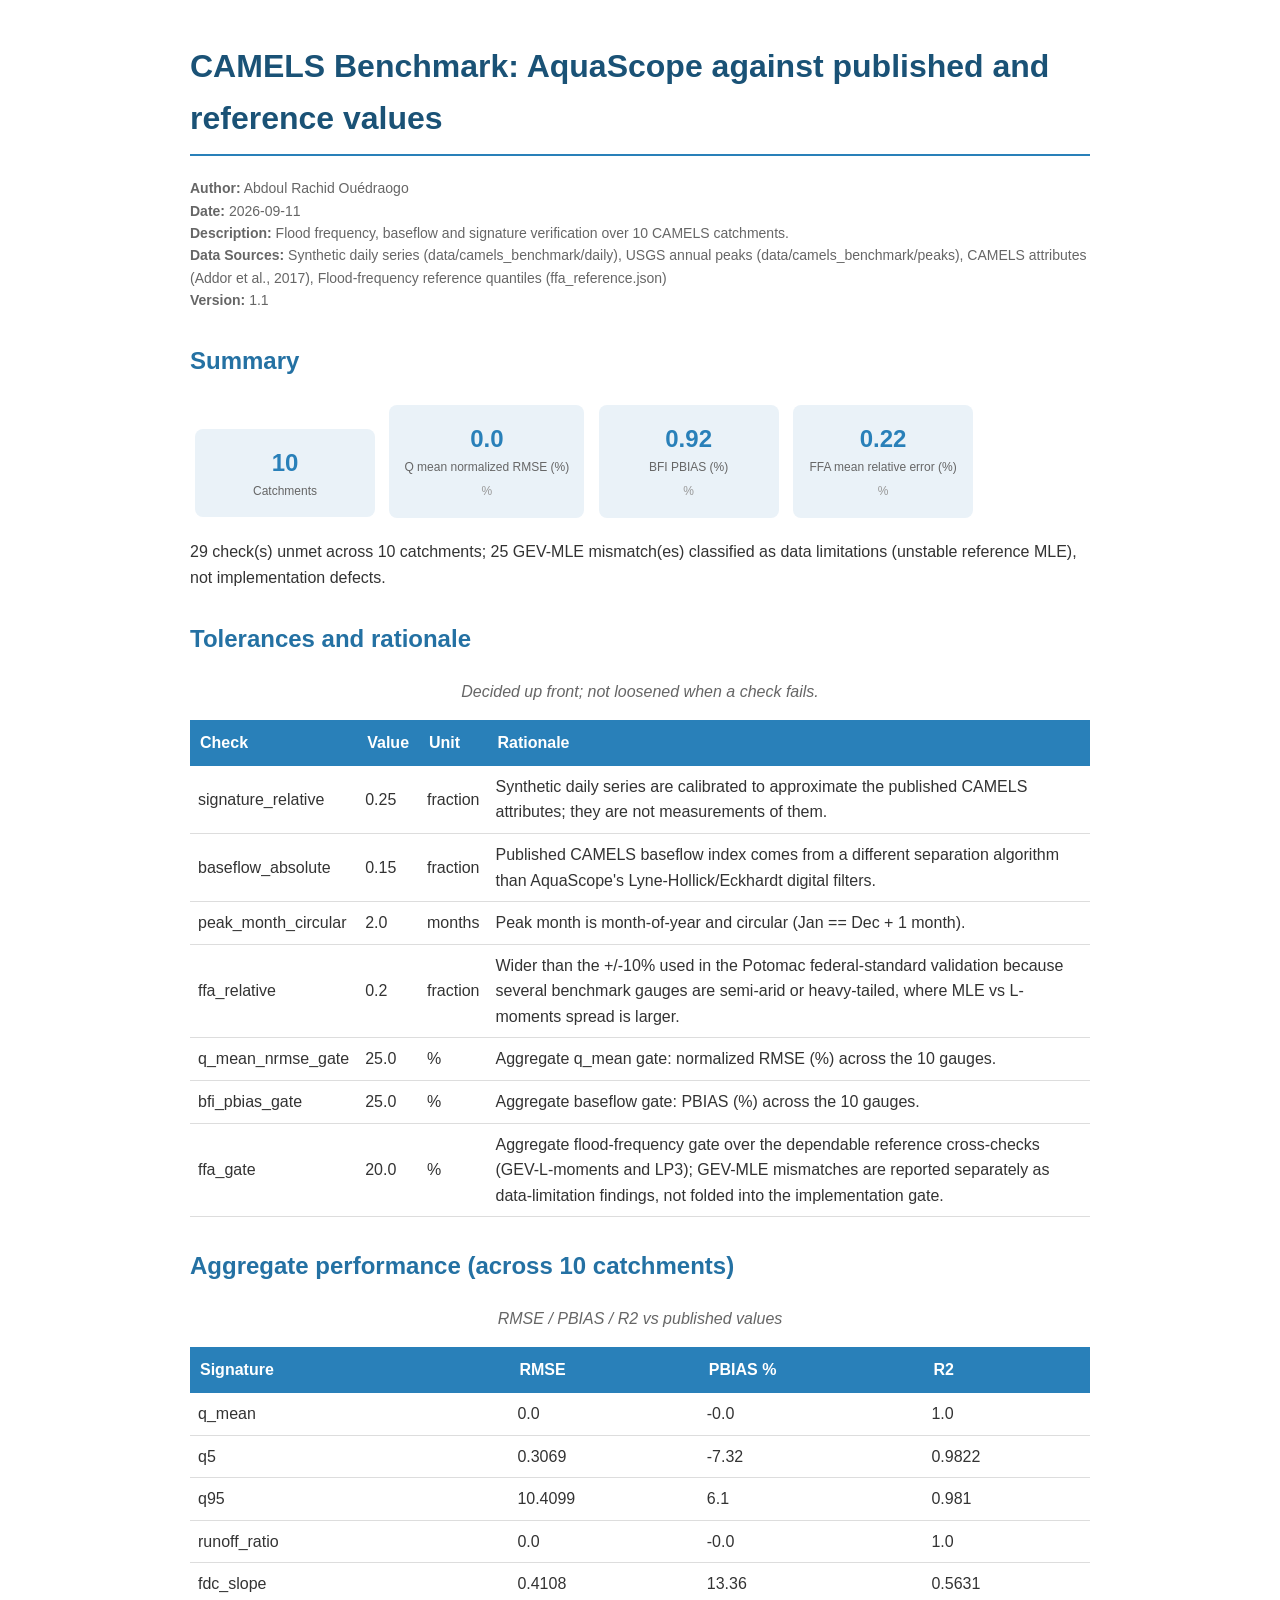
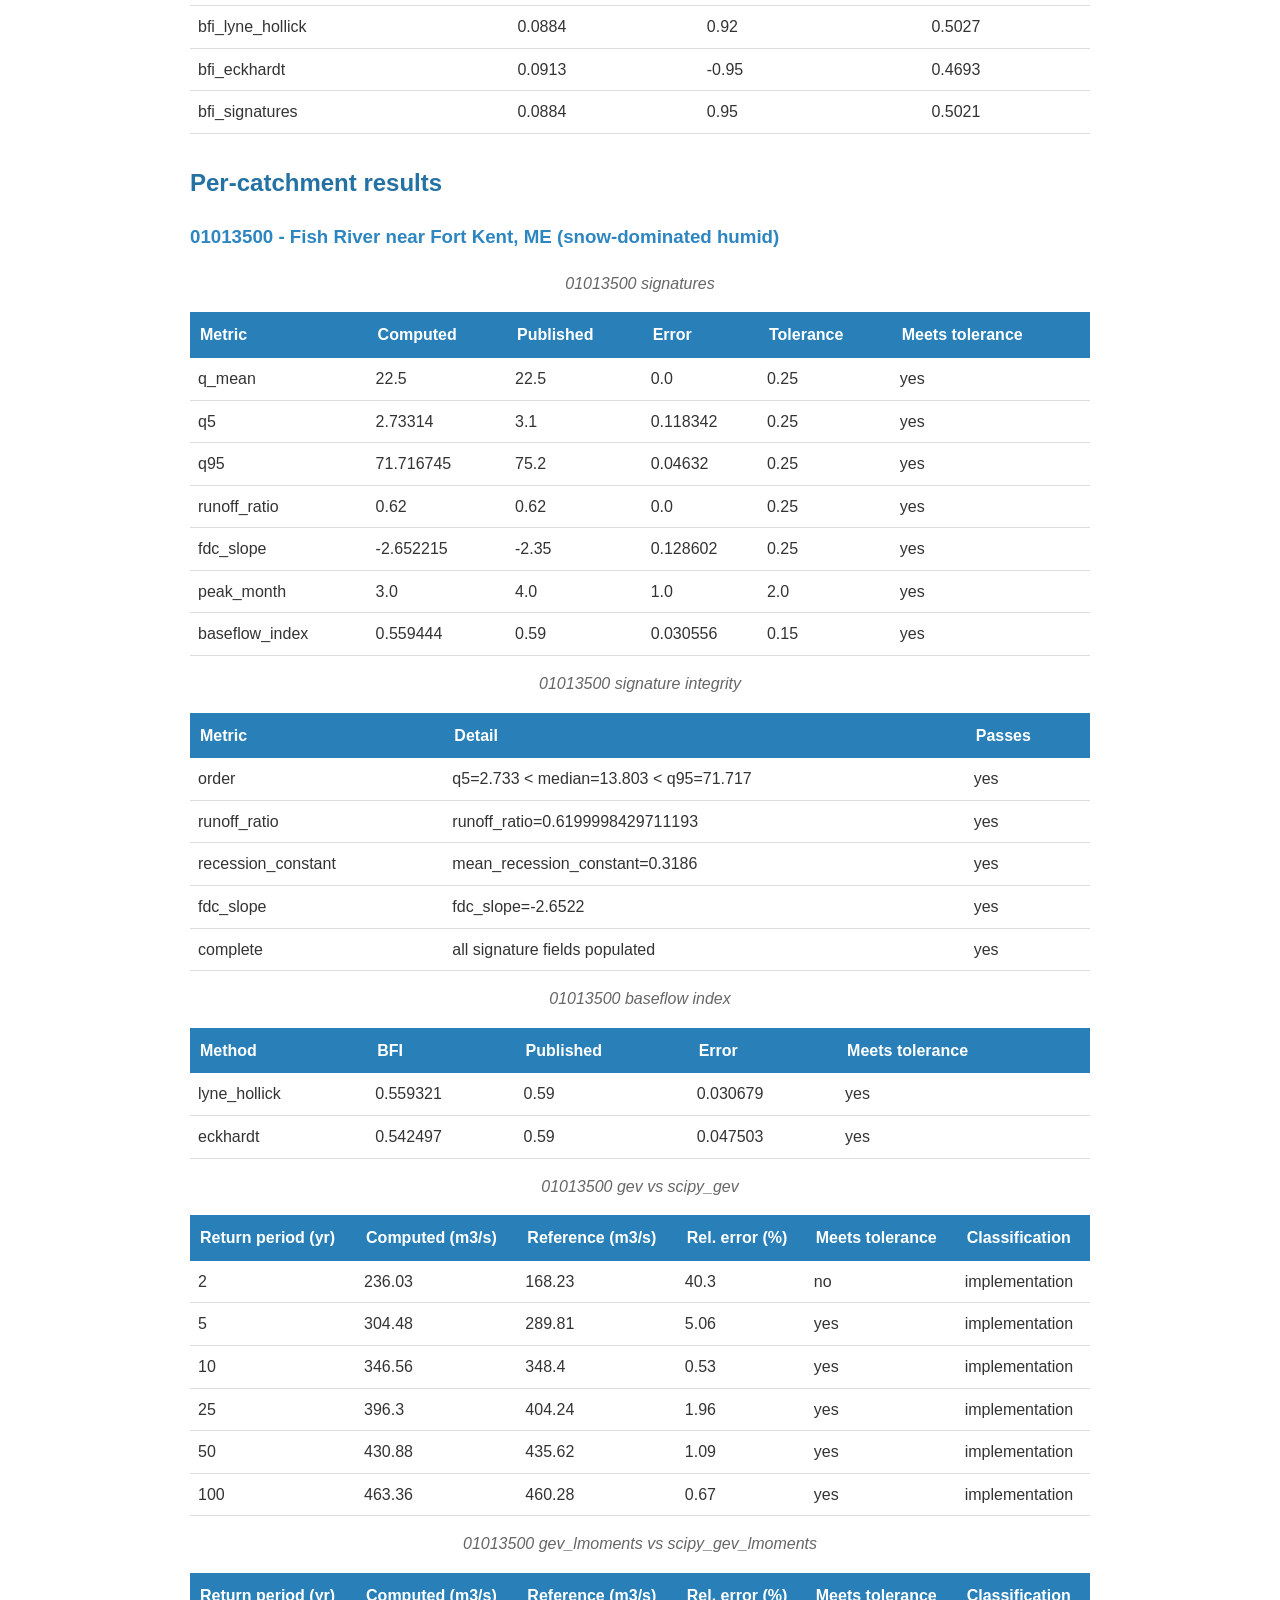
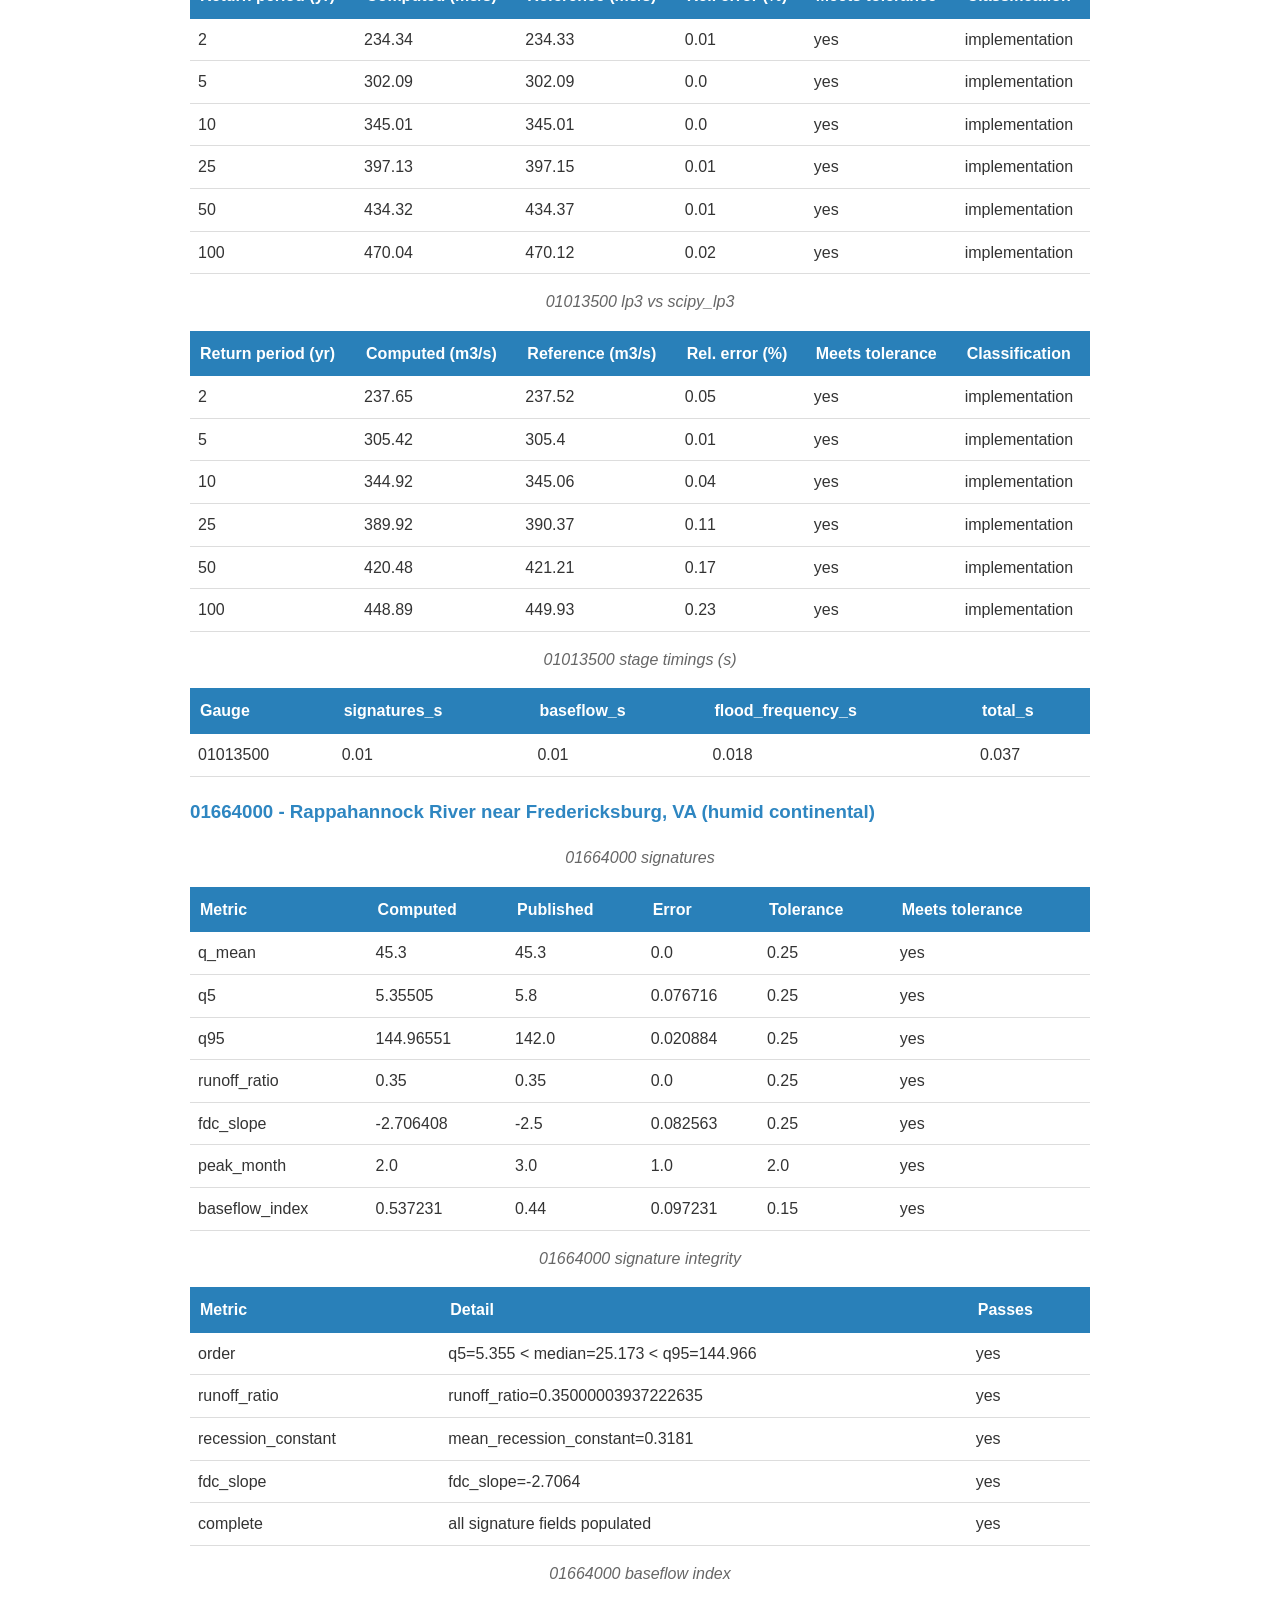
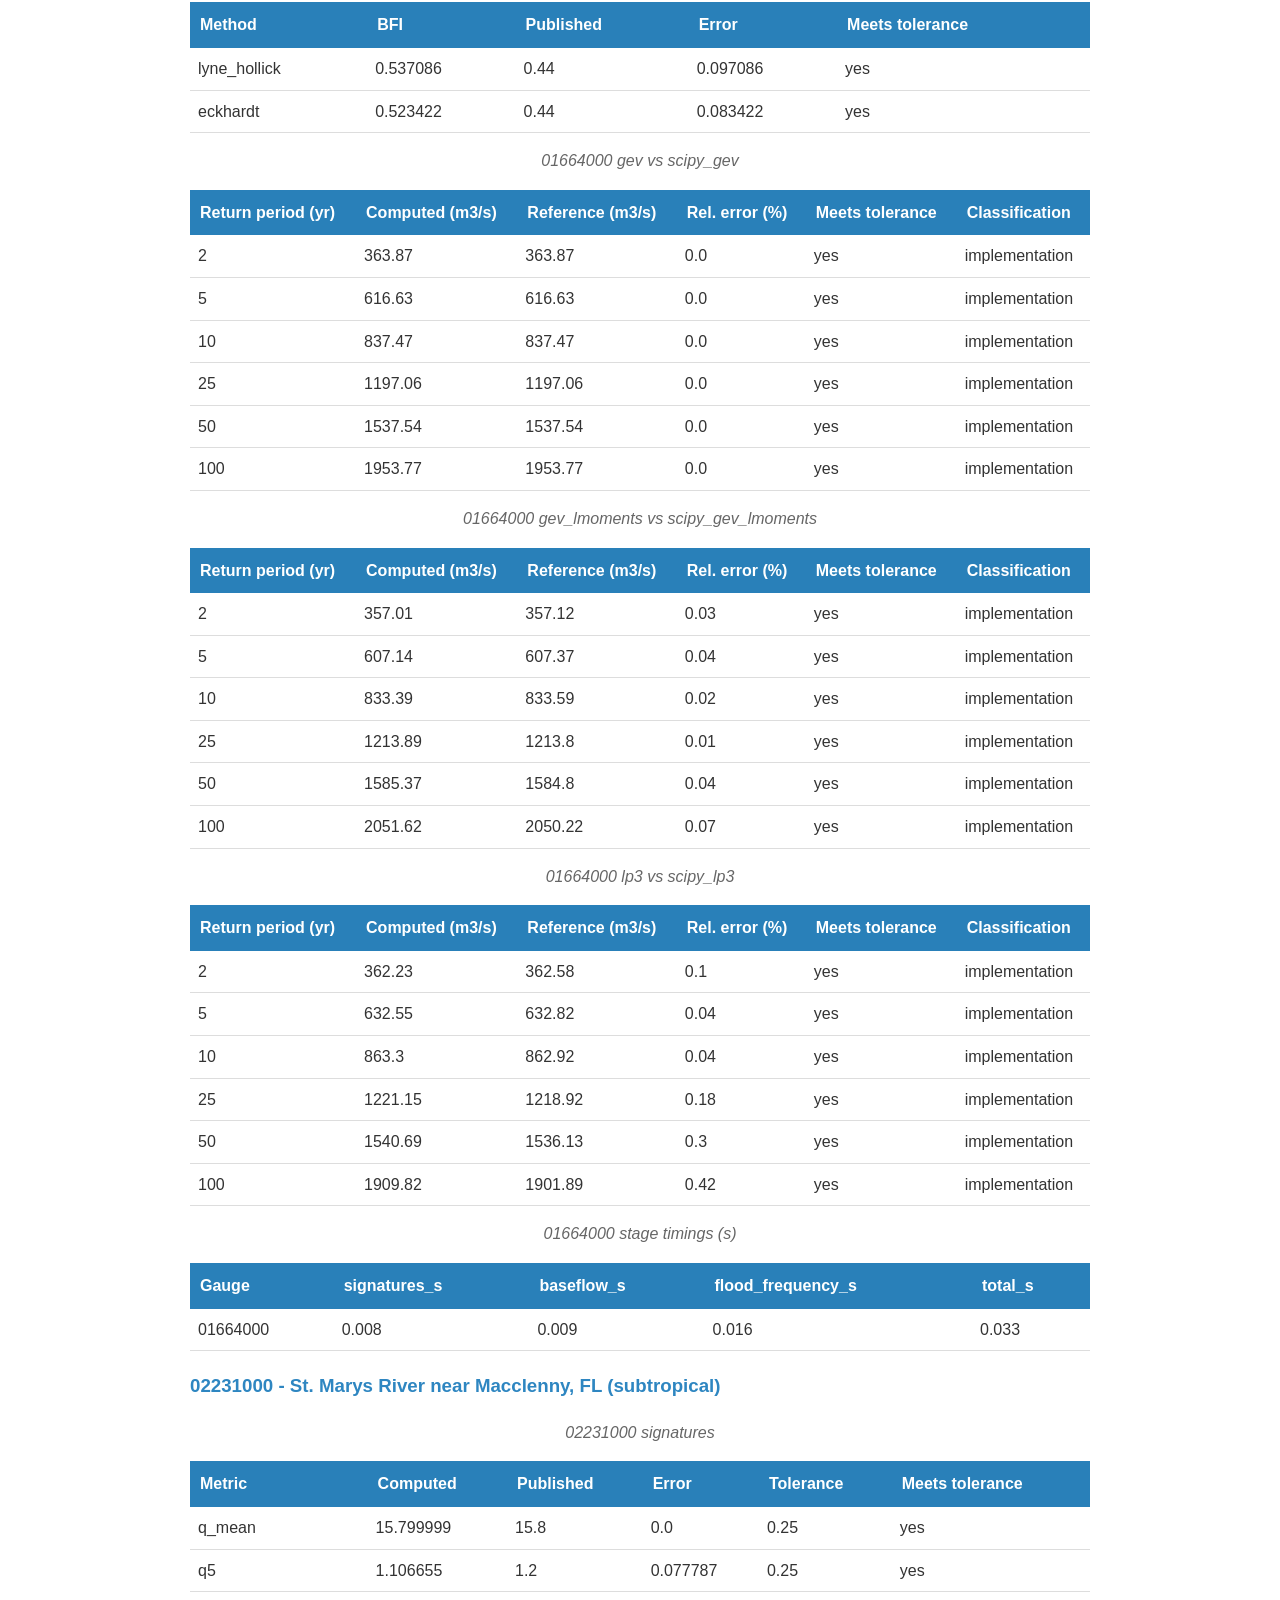
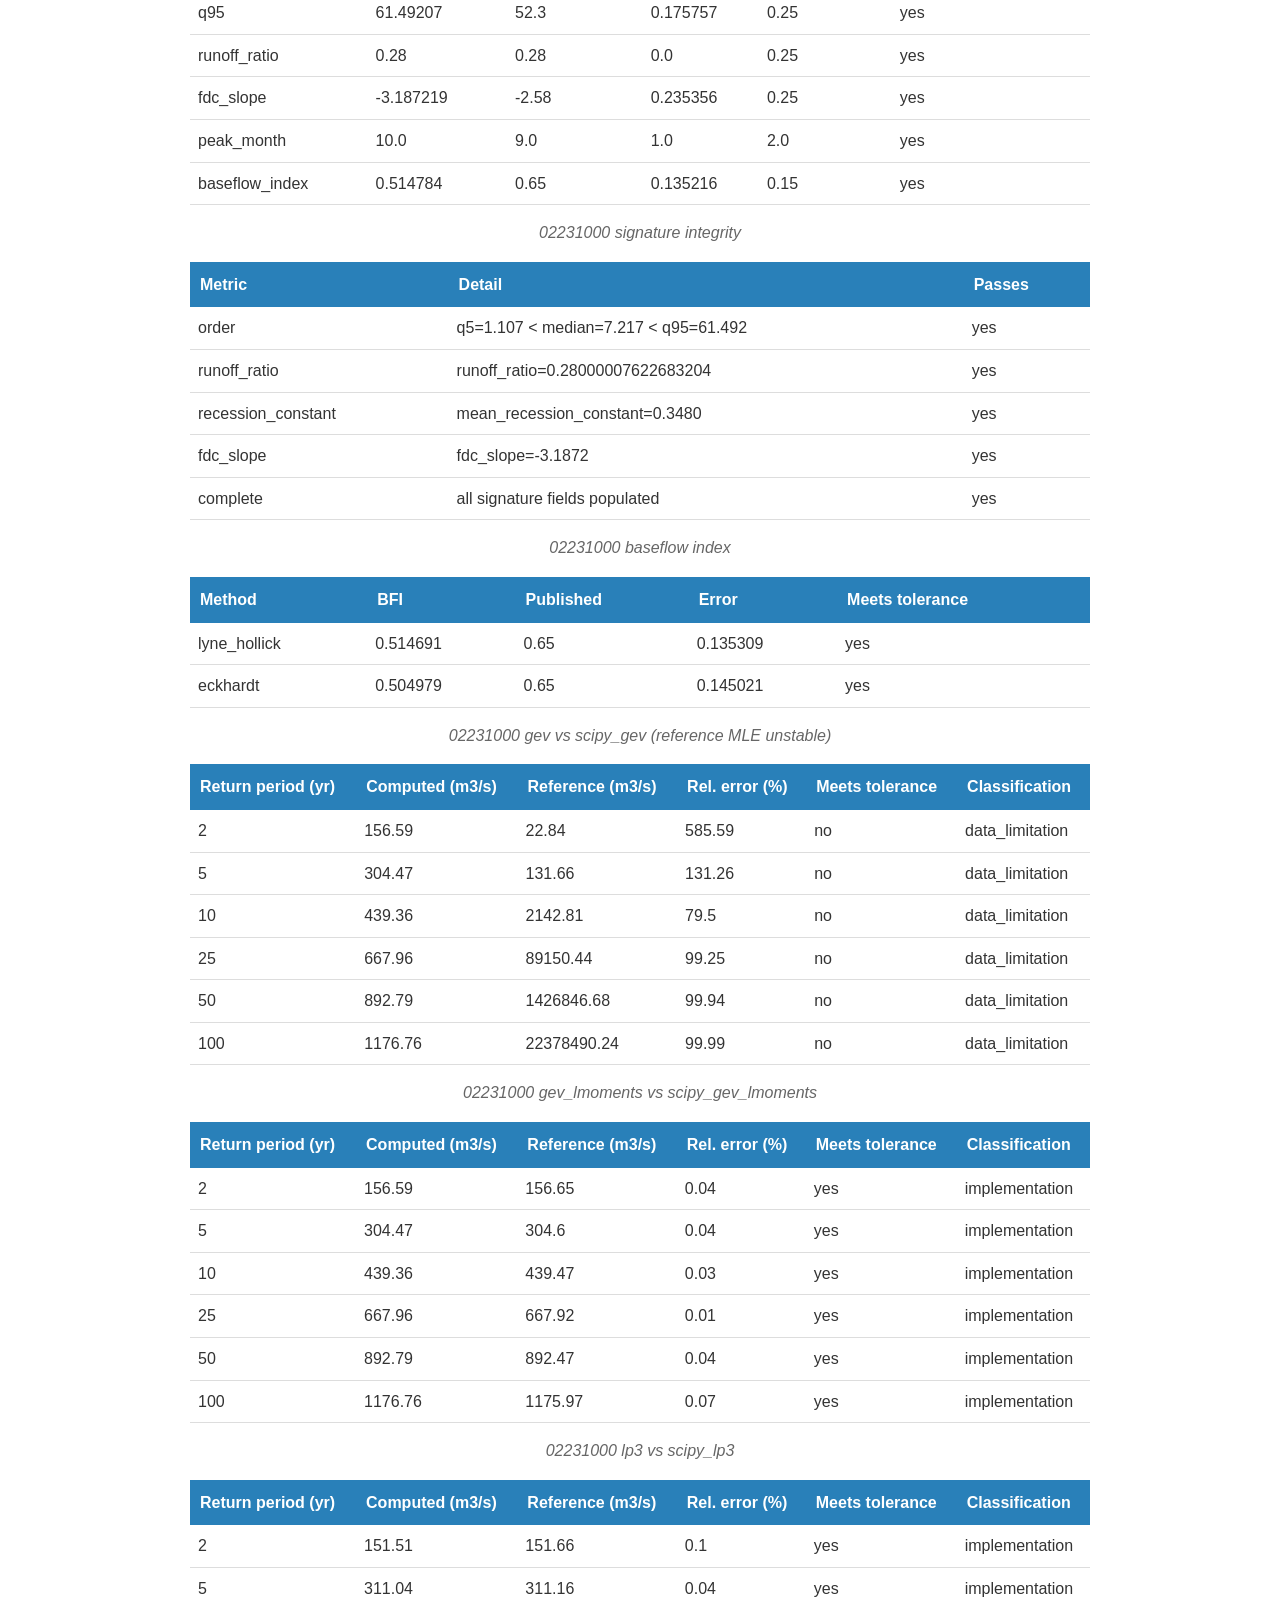
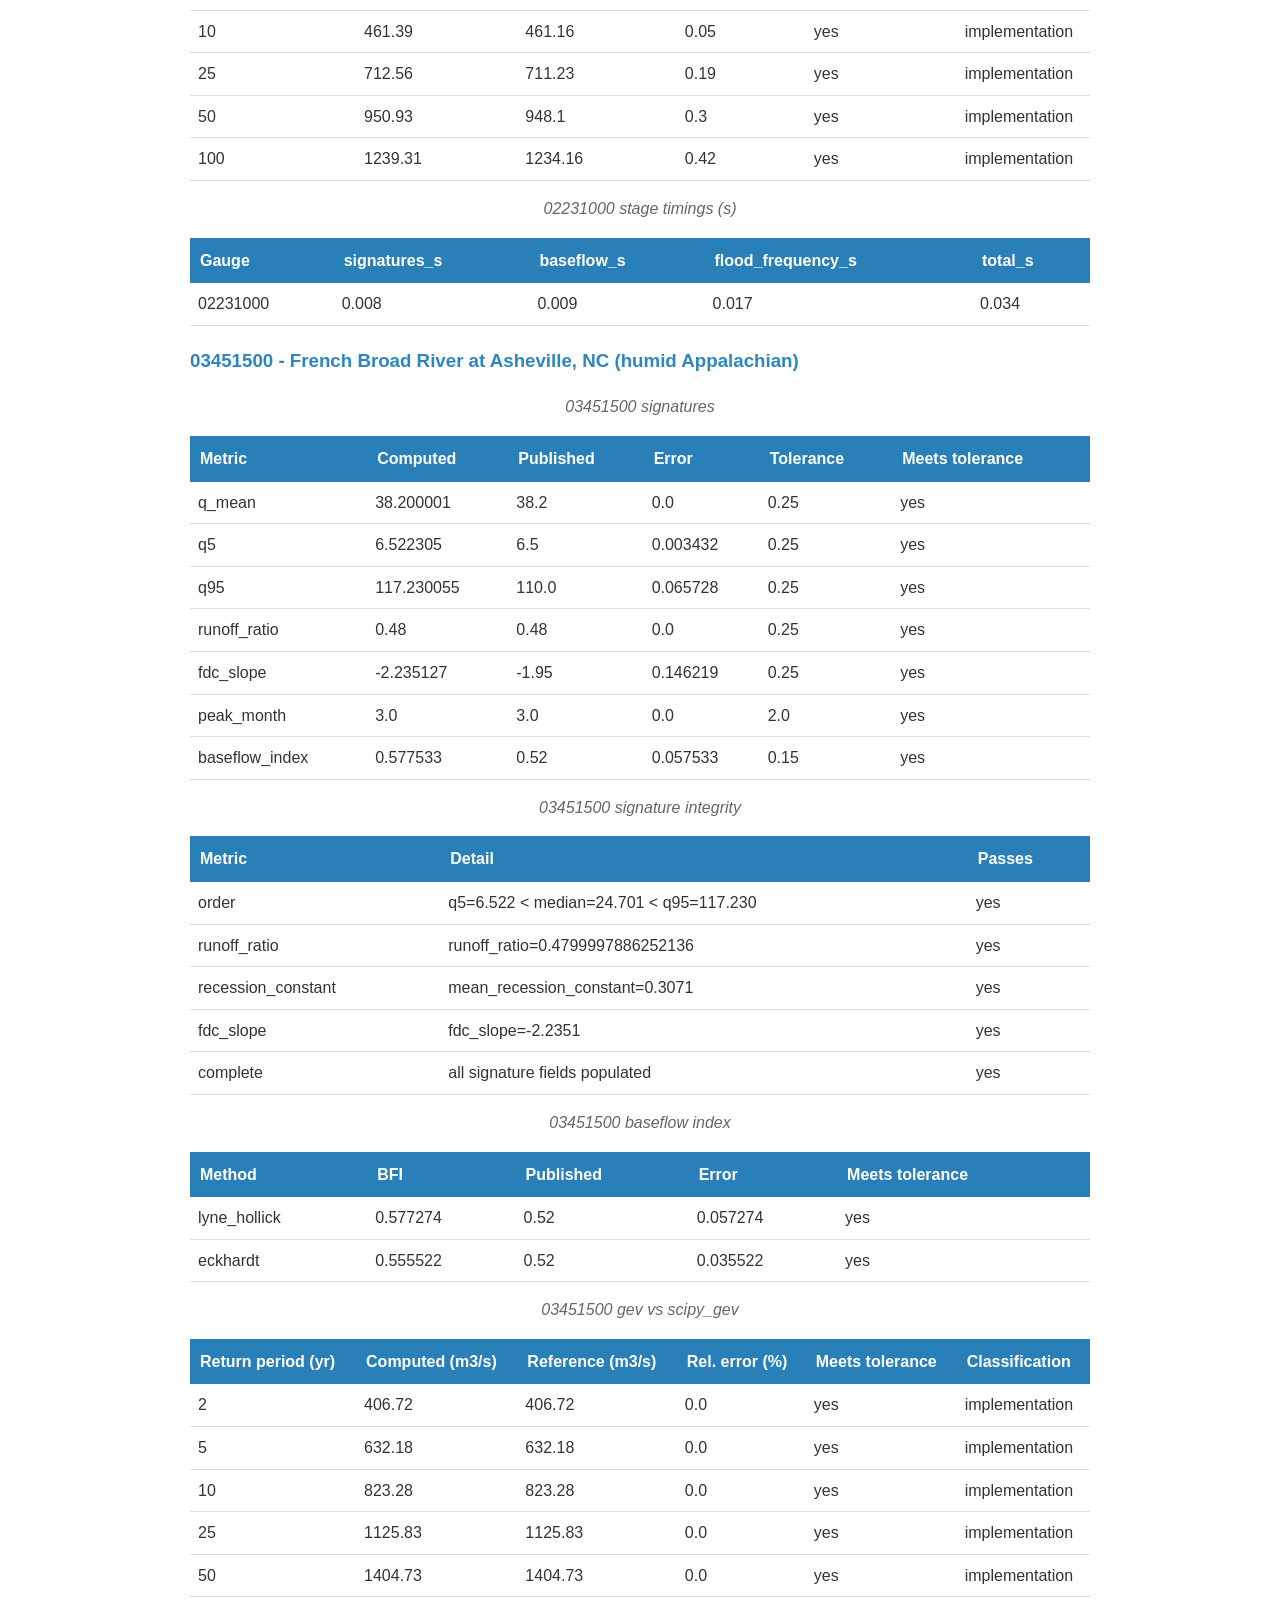
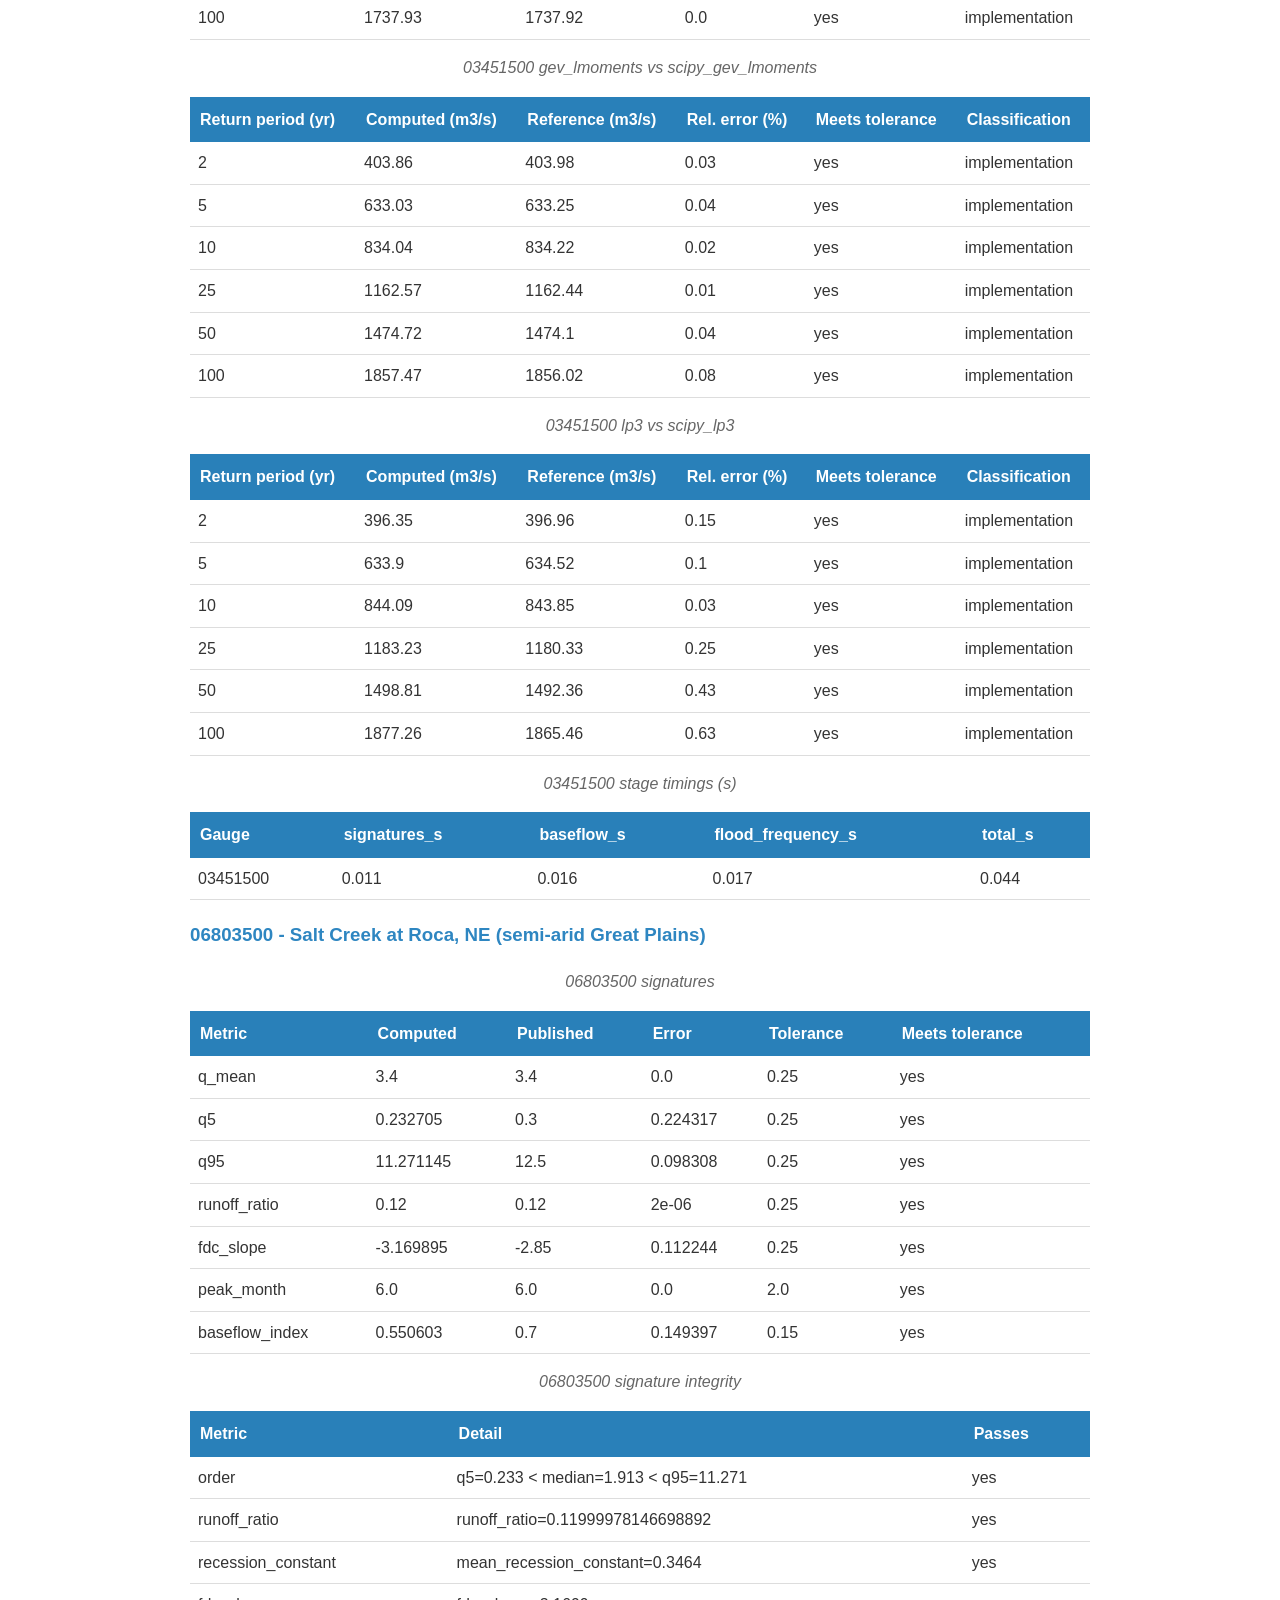
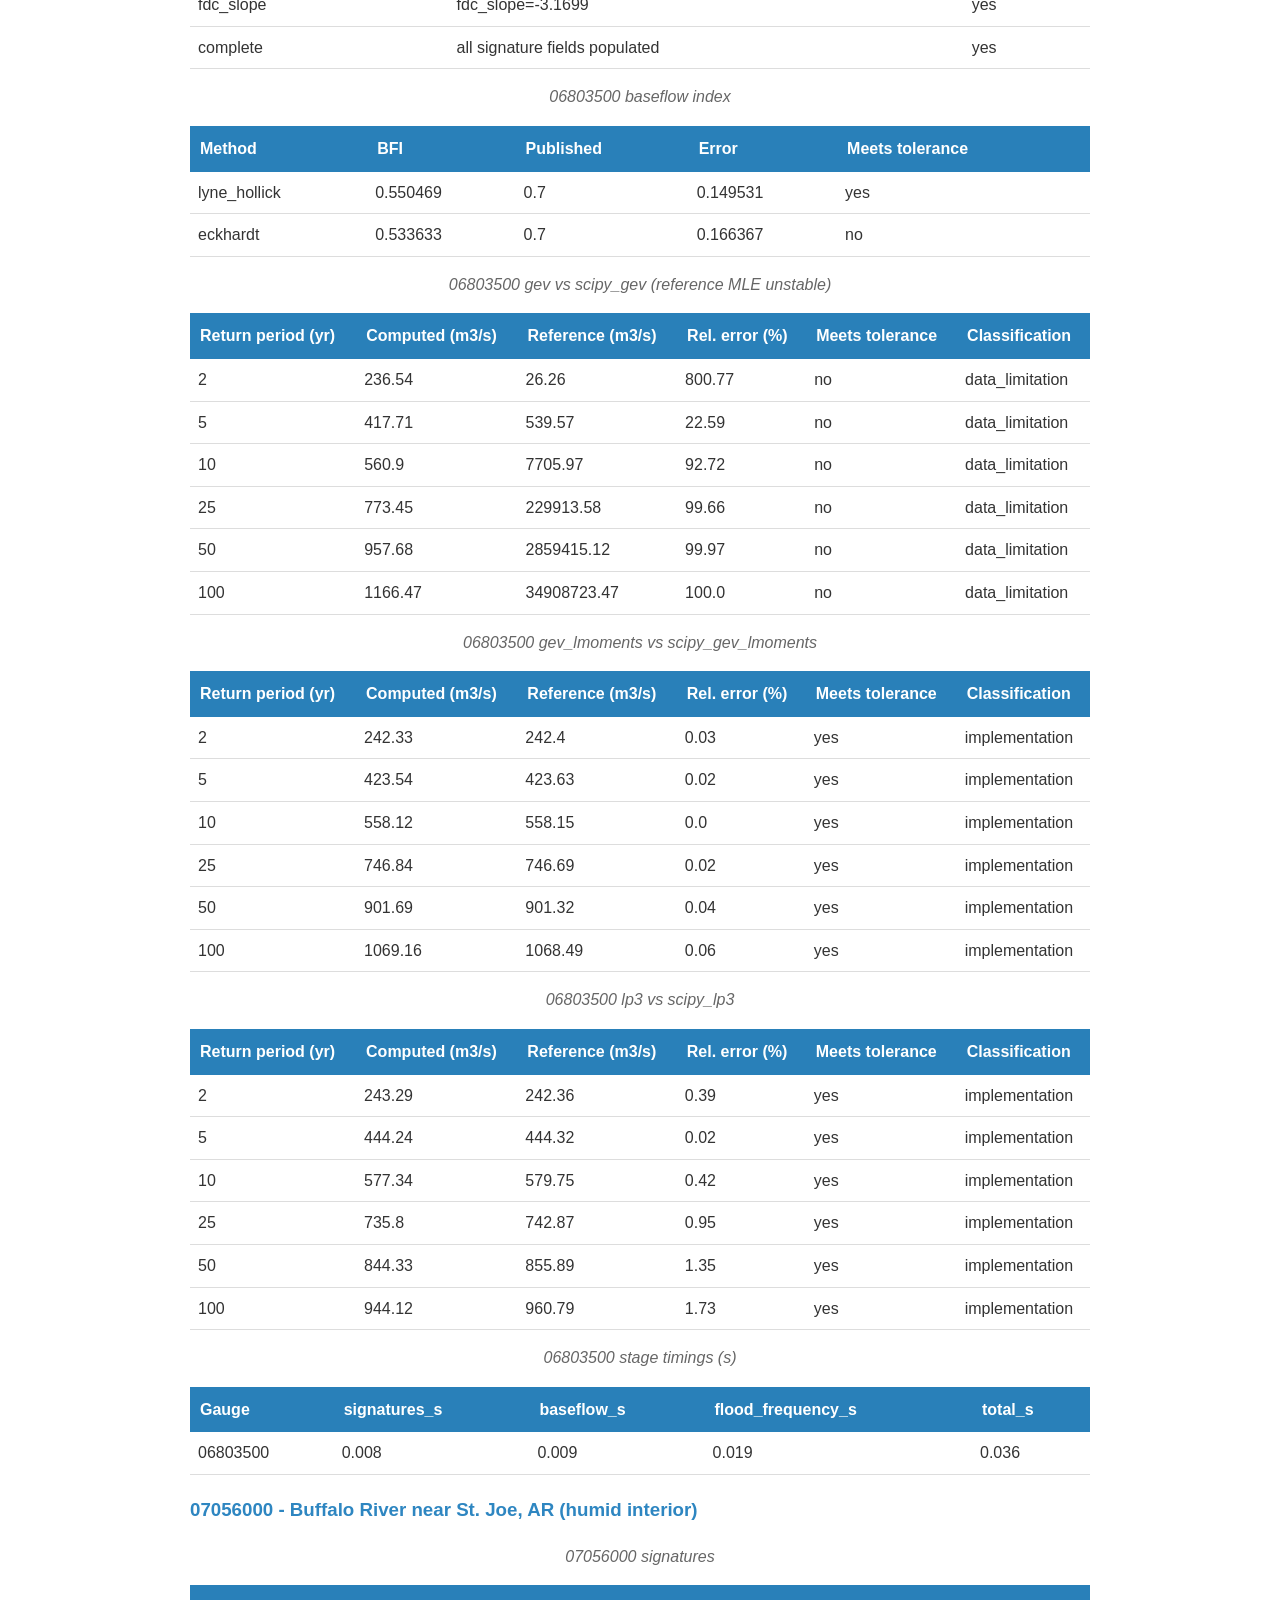
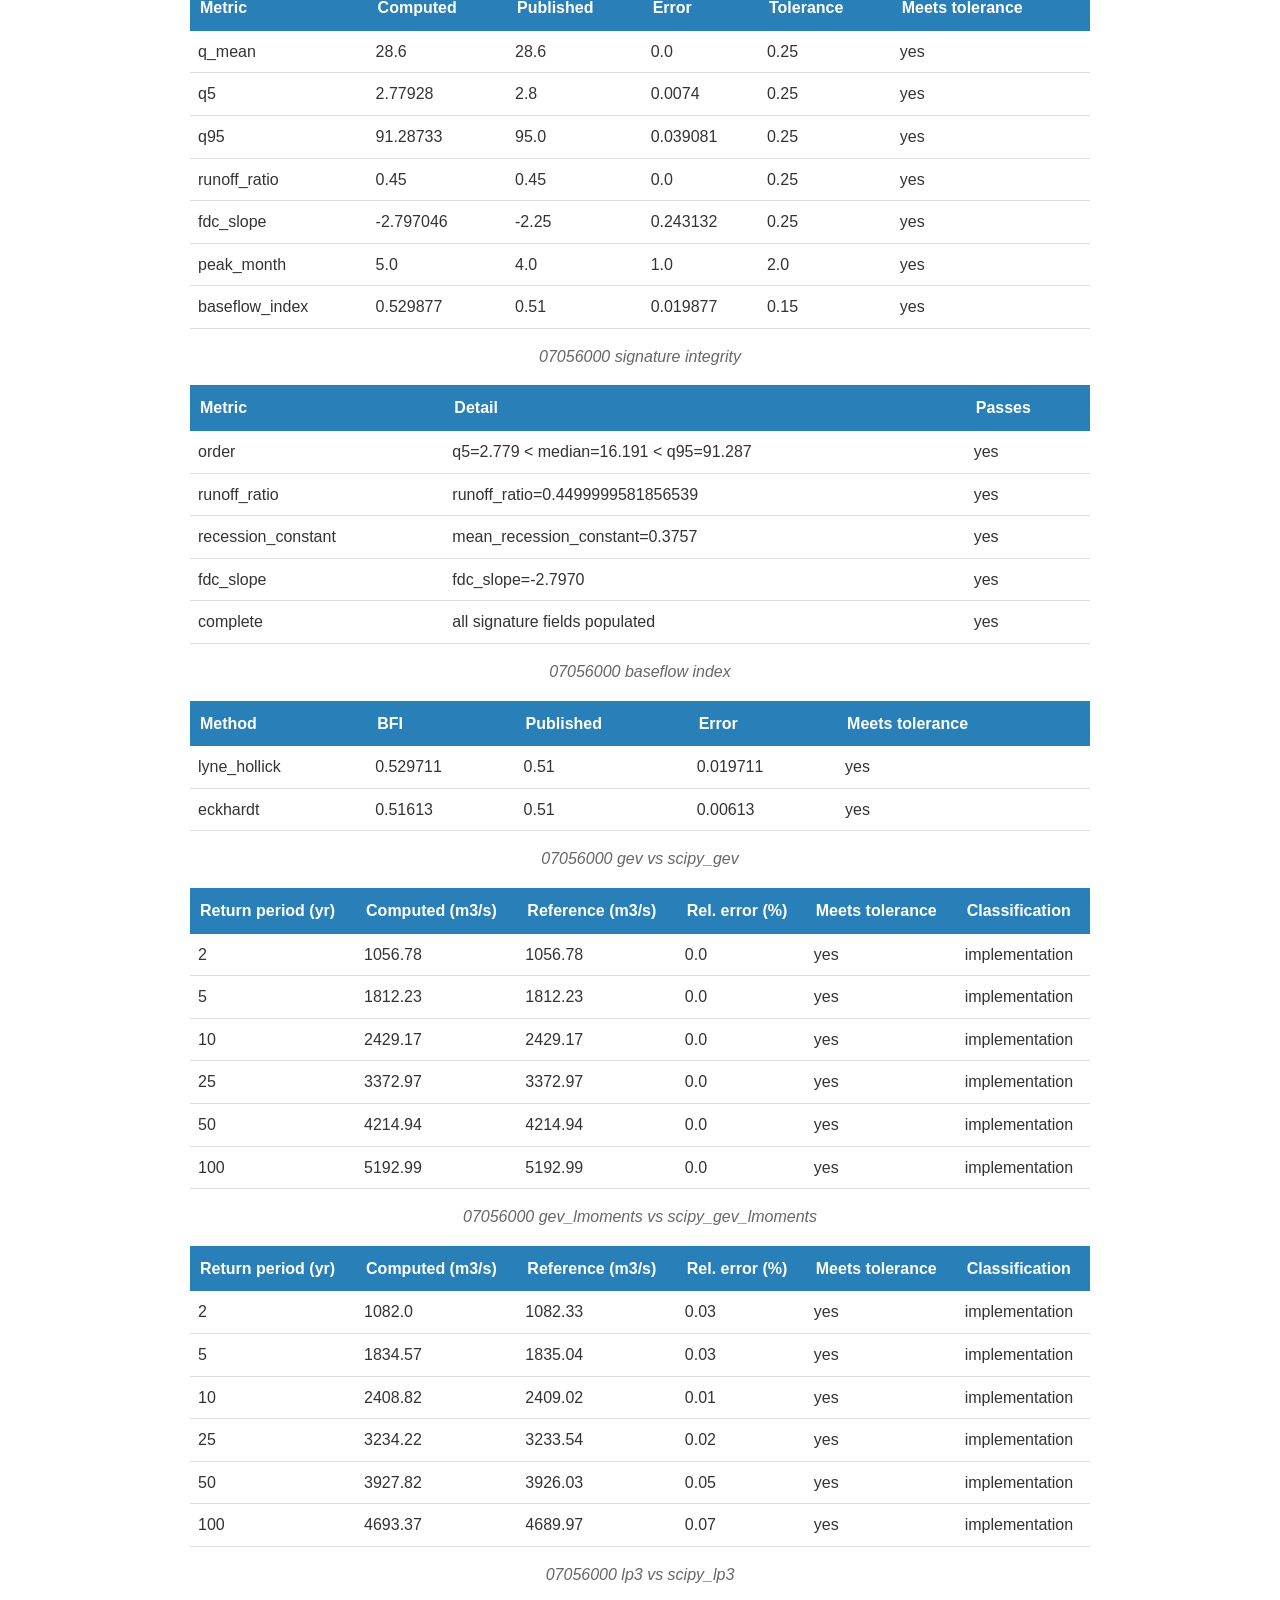
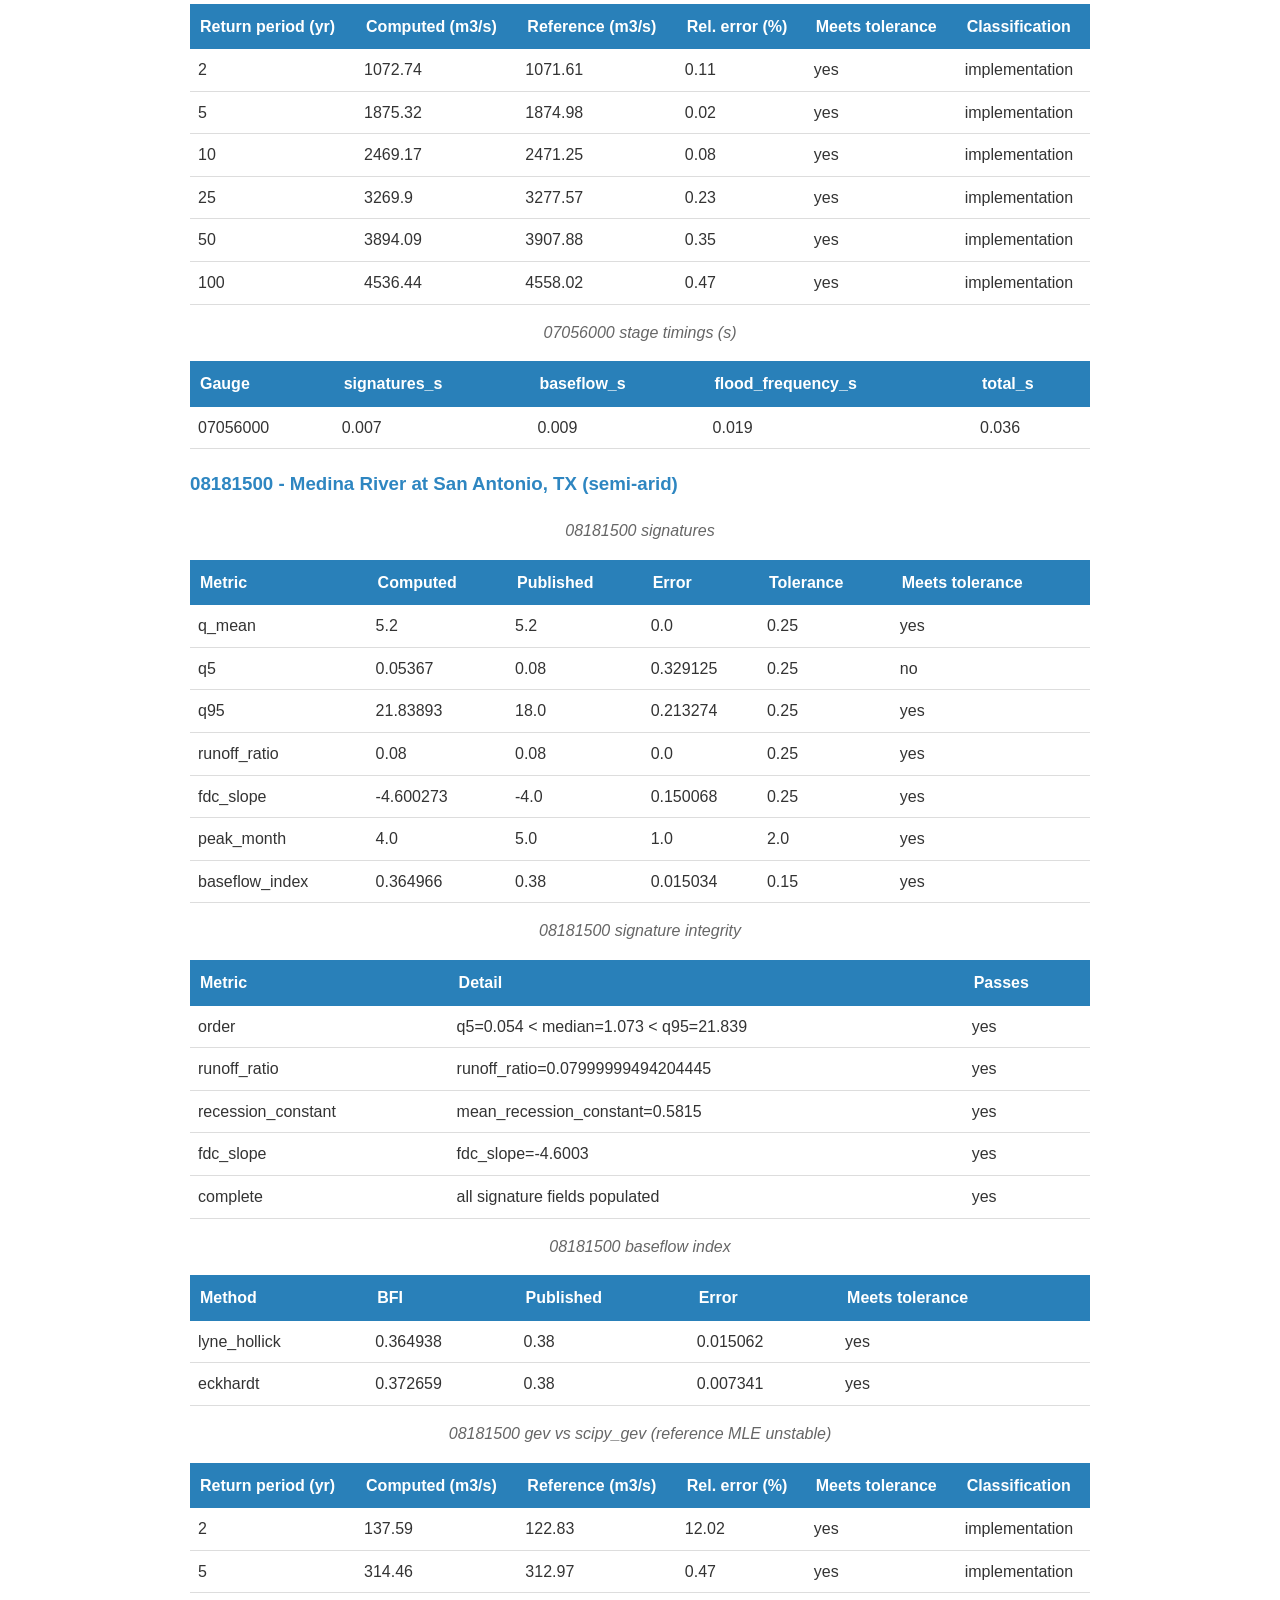
<file: examples/camels_benchmark/results.html>
<!DOCTYPE html>
<html lang="en">
<head>
  <meta charset="UTF-8">
  <meta name="viewport" content="width=device-width, initial-scale=1.0">
  <title>CAMELS Benchmark: AquaScope against published and reference values</title>
  <style>
body {
    font-family: 'Segoe UI', Tahoma, Geneva, Verdana, sans-serif;
    max-width: 900px;
    margin: 0 auto;
    padding: 20px;
    color: #333;
    line-height: 1.6;
}
h1 {
    color: #1a5276;
    border-bottom: 2px solid #2980b9;
    padding-bottom: 10px;
}
h2 {
    color: #2471a3;
    margin-top: 30px;
}
h3 {
    color: #2e86c1;
    margin-top: 20px;
}
h4 {
    color: #3498db;
    margin-top: 15px;
}
table {
    border-collapse: collapse;
    width: 100%;
    margin: 15px 0;
}
th {
    background-color: #2980b9;
    color: white;
    padding: 10px;
    text-align: left;
}
td {
    padding: 8px;
    border-bottom: 1px solid #ddd;
}
tr:hover {
    background-color: #f5f5f5;
}
.metric {
    display: inline-block;
    background: #eaf2f8;
    border-radius: 8px;
    padding: 15px;
    margin: 5px;
    min-width: 150px;
    text-align: center;
}
.metric-value {
    font-size: 24px;
    font-weight: bold;
    color: #2980b9;
}
.metric-name {
    font-size: 12px;
    color: #666;
}
.metric-unit {
    font-size: 12px;
    color: #999;
}
.metric-exceeded {
    color: #e74c3c;
}
.alert-critical {
    color: #e74c3c;
    font-weight: bold;
}
.alert-high {
    color: #e67e22;
    font-weight: bold;
}
.alert-warning {
    color: #f39c12;
}
.alert-medium {
    color: #f39c12;
}
.alert-low {
    color: #27ae60;
}
.figure-caption {
    text-align: center;
    font-style: italic;
    color: #666;
    margin-top: 5px;
}
img {
    max-width: 100%;
    height: auto;
    display: block;
    margin: 10px auto;
}
hr {
    border: none;
    border-top: 1px solid #ddd;
    margin: 30px 0;
}
.toc {
    background: #f8f9fa;
    border: 1px solid #dee2e6;
    border-radius: 5px;
    padding: 15px 25px;
    margin: 20px 0;
}
.toc ul {
    list-style-type: none;
    padding-left: 15px;
}
.toc > ul {
    padding-left: 0;
}
.toc a {
    color: #2471a3;
    text-decoration: none;
}
.toc a:hover {
    text-decoration: underline;
}
.report-meta {
    color: #666;
    font-size: 14px;
    margin-bottom: 20px;
}
</style>
</head>
<body>
<h1>CAMELS Benchmark: AquaScope against published and reference values</h1>
<div class="report-meta"><strong>Author:</strong> Abdoul Rachid Ouédraogo<br>
<strong>Date:</strong> 2026-09-11<br>
<strong>Description:</strong> Flood frequency, baseflow and signature verification over 10 CAMELS catchments.<br>
<strong>Data Sources:</strong> Synthetic daily series (data/camels_benchmark/daily), USGS annual peaks (data/camels_benchmark/peaks), CAMELS attributes (Addor et al., 2017), Flood-frequency reference quantiles (ffa_reference.json)<br>
<strong>Version:</strong> 1.1</div>
<h2 id="summary">Summary</h2>
<div class="metric"><div class="metric-value">10</div><div class="metric-name">Catchments</div></div>
<div class="metric"><div class="metric-value">0.0</div><div class="metric-name">Q mean normalized RMSE (%)</div><span class="metric-unit">%</span></div>
<div class="metric"><div class="metric-value">0.92</div><div class="metric-name">BFI PBIAS (%)</div><span class="metric-unit">%</span></div>
<div class="metric"><div class="metric-value">0.22</div><div class="metric-name">FFA mean relative error (%)</div><span class="metric-unit">%</span></div>
<p>29 check(s) unmet across 10 catchments; 25 GEV-MLE mismatch(es) classified as data limitations (unstable reference MLE), not implementation defects.</p>
<h2 id="tolerances-and-rationale">Tolerances and rationale</h2>
<p class="figure-caption">Decided up front; not loosened when a check fails.</p>
<table>
<thead><tr>
  <th>Check</th>
  <th>Value</th>
  <th>Unit</th>
  <th>Rationale</th>
</tr></thead><tbody>
<tr>
  <td>signature_relative</td>
  <td>0.25</td>
  <td>fraction</td>
  <td>Synthetic daily series are calibrated to approximate the published CAMELS attributes; they are not measurements of them.</td>
</tr>
<tr>
  <td>baseflow_absolute</td>
  <td>0.15</td>
  <td>fraction</td>
  <td>Published CAMELS baseflow index comes from a different separation algorithm than AquaScope&#x27;s Lyne-Hollick/Eckhardt digital filters.</td>
</tr>
<tr>
  <td>peak_month_circular</td>
  <td>2.0</td>
  <td>months</td>
  <td>Peak month is month-of-year and circular (Jan == Dec + 1 month).</td>
</tr>
<tr>
  <td>ffa_relative</td>
  <td>0.2</td>
  <td>fraction</td>
  <td>Wider than the +/-10% used in the Potomac federal-standard validation because several benchmark gauges are semi-arid or heavy-tailed, where MLE vs L-moments spread is larger.</td>
</tr>
<tr>
  <td>q_mean_nrmse_gate</td>
  <td>25.0</td>
  <td>%</td>
  <td>Aggregate q_mean gate: normalized RMSE (%) across the 10 gauges.</td>
</tr>
<tr>
  <td>bfi_pbias_gate</td>
  <td>25.0</td>
  <td>%</td>
  <td>Aggregate baseflow gate: PBIAS (%) across the 10 gauges.</td>
</tr>
<tr>
  <td>ffa_gate</td>
  <td>20.0</td>
  <td>%</td>
  <td>Aggregate flood-frequency gate over the dependable reference cross-checks (GEV-L-moments and LP3); GEV-MLE mismatches are reported separately as data-limitation findings, not folded into the implementation gate.</td>
</tr>
</tbody></table>
<h2 id="aggregate-performance-across-10-catchments">Aggregate performance (across 10 catchments)</h2>
<p class="figure-caption">RMSE / PBIAS / R2 vs published values</p>
<table>
<thead><tr>
  <th>Signature</th>
  <th>RMSE</th>
  <th>PBIAS %</th>
  <th>R2</th>
</tr></thead><tbody>
<tr>
  <td>q_mean</td>
  <td>0.0</td>
  <td>-0.0</td>
  <td>1.0</td>
</tr>
<tr>
  <td>q5</td>
  <td>0.3069</td>
  <td>-7.32</td>
  <td>0.9822</td>
</tr>
<tr>
  <td>q95</td>
  <td>10.4099</td>
  <td>6.1</td>
  <td>0.981</td>
</tr>
<tr>
  <td>runoff_ratio</td>
  <td>0.0</td>
  <td>-0.0</td>
  <td>1.0</td>
</tr>
<tr>
  <td>fdc_slope</td>
  <td>0.4108</td>
  <td>13.36</td>
  <td>0.5631</td>
</tr>
<tr>
  <td>bfi_lyne_hollick</td>
  <td>0.0884</td>
  <td>0.92</td>
  <td>0.5027</td>
</tr>
<tr>
  <td>bfi_eckhardt</td>
  <td>0.0913</td>
  <td>-0.95</td>
  <td>0.4693</td>
</tr>
<tr>
  <td>bfi_signatures</td>
  <td>0.0884</td>
  <td>0.95</td>
  <td>0.5021</td>
</tr>
</tbody></table>
<h2 id="per-catchment-results">Per-catchment results</h2>
<h3 id="01013500---fish-river-near-fort-kent-me-snow-dominated-humid">01013500 - Fish River near Fort Kent, ME (snow-dominated humid)</h3>
<p class="figure-caption">01013500 signatures</p>
<table>
<thead><tr>
  <th>Metric</th>
  <th>Computed</th>
  <th>Published</th>
  <th>Error</th>
  <th>Tolerance</th>
  <th>Meets tolerance</th>
</tr></thead><tbody>
<tr>
  <td>q_mean</td>
  <td>22.5</td>
  <td>22.5</td>
  <td>0.0</td>
  <td>0.25</td>
  <td>yes</td>
</tr>
<tr>
  <td>q5</td>
  <td>2.73314</td>
  <td>3.1</td>
  <td>0.118342</td>
  <td>0.25</td>
  <td>yes</td>
</tr>
<tr>
  <td>q95</td>
  <td>71.716745</td>
  <td>75.2</td>
  <td>0.04632</td>
  <td>0.25</td>
  <td>yes</td>
</tr>
<tr>
  <td>runoff_ratio</td>
  <td>0.62</td>
  <td>0.62</td>
  <td>0.0</td>
  <td>0.25</td>
  <td>yes</td>
</tr>
<tr>
  <td>fdc_slope</td>
  <td>-2.652215</td>
  <td>-2.35</td>
  <td>0.128602</td>
  <td>0.25</td>
  <td>yes</td>
</tr>
<tr>
  <td>peak_month</td>
  <td>3.0</td>
  <td>4.0</td>
  <td>1.0</td>
  <td>2.0</td>
  <td>yes</td>
</tr>
<tr>
  <td>baseflow_index</td>
  <td>0.559444</td>
  <td>0.59</td>
  <td>0.030556</td>
  <td>0.15</td>
  <td>yes</td>
</tr>
</tbody></table>
<p class="figure-caption">01013500 signature integrity</p>
<table>
<thead><tr>
  <th>Metric</th>
  <th>Detail</th>
  <th>Passes</th>
</tr></thead><tbody>
<tr>
  <td>order</td>
  <td>q5=2.733 &lt; median=13.803 &lt; q95=71.717</td>
  <td>yes</td>
</tr>
<tr>
  <td>runoff_ratio</td>
  <td>runoff_ratio=0.6199998429711193</td>
  <td>yes</td>
</tr>
<tr>
  <td>recession_constant</td>
  <td>mean_recession_constant=0.3186</td>
  <td>yes</td>
</tr>
<tr>
  <td>fdc_slope</td>
  <td>fdc_slope=-2.6522</td>
  <td>yes</td>
</tr>
<tr>
  <td>complete</td>
  <td>all signature fields populated</td>
  <td>yes</td>
</tr>
</tbody></table>
<p class="figure-caption">01013500 baseflow index</p>
<table>
<thead><tr>
  <th>Method</th>
  <th>BFI</th>
  <th>Published</th>
  <th>Error</th>
  <th>Meets tolerance</th>
</tr></thead><tbody>
<tr>
  <td>lyne_hollick</td>
  <td>0.559321</td>
  <td>0.59</td>
  <td>0.030679</td>
  <td>yes</td>
</tr>
<tr>
  <td>eckhardt</td>
  <td>0.542497</td>
  <td>0.59</td>
  <td>0.047503</td>
  <td>yes</td>
</tr>
</tbody></table>
<p class="figure-caption">01013500 gev vs scipy_gev</p>
<table>
<thead><tr>
  <th>Return period (yr)</th>
  <th>Computed (m3/s)</th>
  <th>Reference (m3/s)</th>
  <th>Rel. error (%)</th>
  <th>Meets tolerance</th>
  <th>Classification</th>
</tr></thead><tbody>
<tr>
  <td>2</td>
  <td>236.03</td>
  <td>168.23</td>
  <td>40.3</td>
  <td>no</td>
  <td>implementation</td>
</tr>
<tr>
  <td>5</td>
  <td>304.48</td>
  <td>289.81</td>
  <td>5.06</td>
  <td>yes</td>
  <td>implementation</td>
</tr>
<tr>
  <td>10</td>
  <td>346.56</td>
  <td>348.4</td>
  <td>0.53</td>
  <td>yes</td>
  <td>implementation</td>
</tr>
<tr>
  <td>25</td>
  <td>396.3</td>
  <td>404.24</td>
  <td>1.96</td>
  <td>yes</td>
  <td>implementation</td>
</tr>
<tr>
  <td>50</td>
  <td>430.88</td>
  <td>435.62</td>
  <td>1.09</td>
  <td>yes</td>
  <td>implementation</td>
</tr>
<tr>
  <td>100</td>
  <td>463.36</td>
  <td>460.28</td>
  <td>0.67</td>
  <td>yes</td>
  <td>implementation</td>
</tr>
</tbody></table>
<p class="figure-caption">01013500 gev_lmoments vs scipy_gev_lmoments</p>
<table>
<thead><tr>
  <th>Return period (yr)</th>
  <th>Computed (m3/s)</th>
  <th>Reference (m3/s)</th>
  <th>Rel. error (%)</th>
  <th>Meets tolerance</th>
  <th>Classification</th>
</tr></thead><tbody>
<tr>
  <td>2</td>
  <td>234.34</td>
  <td>234.33</td>
  <td>0.01</td>
  <td>yes</td>
  <td>implementation</td>
</tr>
<tr>
  <td>5</td>
  <td>302.09</td>
  <td>302.09</td>
  <td>0.0</td>
  <td>yes</td>
  <td>implementation</td>
</tr>
<tr>
  <td>10</td>
  <td>345.01</td>
  <td>345.01</td>
  <td>0.0</td>
  <td>yes</td>
  <td>implementation</td>
</tr>
<tr>
  <td>25</td>
  <td>397.13</td>
  <td>397.15</td>
  <td>0.01</td>
  <td>yes</td>
  <td>implementation</td>
</tr>
<tr>
  <td>50</td>
  <td>434.32</td>
  <td>434.37</td>
  <td>0.01</td>
  <td>yes</td>
  <td>implementation</td>
</tr>
<tr>
  <td>100</td>
  <td>470.04</td>
  <td>470.12</td>
  <td>0.02</td>
  <td>yes</td>
  <td>implementation</td>
</tr>
</tbody></table>
<p class="figure-caption">01013500 lp3 vs scipy_lp3</p>
<table>
<thead><tr>
  <th>Return period (yr)</th>
  <th>Computed (m3/s)</th>
  <th>Reference (m3/s)</th>
  <th>Rel. error (%)</th>
  <th>Meets tolerance</th>
  <th>Classification</th>
</tr></thead><tbody>
<tr>
  <td>2</td>
  <td>237.65</td>
  <td>237.52</td>
  <td>0.05</td>
  <td>yes</td>
  <td>implementation</td>
</tr>
<tr>
  <td>5</td>
  <td>305.42</td>
  <td>305.4</td>
  <td>0.01</td>
  <td>yes</td>
  <td>implementation</td>
</tr>
<tr>
  <td>10</td>
  <td>344.92</td>
  <td>345.06</td>
  <td>0.04</td>
  <td>yes</td>
  <td>implementation</td>
</tr>
<tr>
  <td>25</td>
  <td>389.92</td>
  <td>390.37</td>
  <td>0.11</td>
  <td>yes</td>
  <td>implementation</td>
</tr>
<tr>
  <td>50</td>
  <td>420.48</td>
  <td>421.21</td>
  <td>0.17</td>
  <td>yes</td>
  <td>implementation</td>
</tr>
<tr>
  <td>100</td>
  <td>448.89</td>
  <td>449.93</td>
  <td>0.23</td>
  <td>yes</td>
  <td>implementation</td>
</tr>
</tbody></table>
<p class="figure-caption">01013500 stage timings (s)</p>
<table>
<thead><tr>
  <th>Gauge</th>
  <th>signatures_s</th>
  <th>baseflow_s</th>
  <th>flood_frequency_s</th>
  <th>total_s</th>
</tr></thead><tbody>
<tr>
  <td>01013500</td>
  <td>0.01</td>
  <td>0.01</td>
  <td>0.018</td>
  <td>0.037</td>
</tr>
</tbody></table>
<h3 id="01664000---rappahannock-river-near-fredericksburg-va-humid-continental">01664000 - Rappahannock River near Fredericksburg, VA (humid continental)</h3>
<p class="figure-caption">01664000 signatures</p>
<table>
<thead><tr>
  <th>Metric</th>
  <th>Computed</th>
  <th>Published</th>
  <th>Error</th>
  <th>Tolerance</th>
  <th>Meets tolerance</th>
</tr></thead><tbody>
<tr>
  <td>q_mean</td>
  <td>45.3</td>
  <td>45.3</td>
  <td>0.0</td>
  <td>0.25</td>
  <td>yes</td>
</tr>
<tr>
  <td>q5</td>
  <td>5.35505</td>
  <td>5.8</td>
  <td>0.076716</td>
  <td>0.25</td>
  <td>yes</td>
</tr>
<tr>
  <td>q95</td>
  <td>144.96551</td>
  <td>142.0</td>
  <td>0.020884</td>
  <td>0.25</td>
  <td>yes</td>
</tr>
<tr>
  <td>runoff_ratio</td>
  <td>0.35</td>
  <td>0.35</td>
  <td>0.0</td>
  <td>0.25</td>
  <td>yes</td>
</tr>
<tr>
  <td>fdc_slope</td>
  <td>-2.706408</td>
  <td>-2.5</td>
  <td>0.082563</td>
  <td>0.25</td>
  <td>yes</td>
</tr>
<tr>
  <td>peak_month</td>
  <td>2.0</td>
  <td>3.0</td>
  <td>1.0</td>
  <td>2.0</td>
  <td>yes</td>
</tr>
<tr>
  <td>baseflow_index</td>
  <td>0.537231</td>
  <td>0.44</td>
  <td>0.097231</td>
  <td>0.15</td>
  <td>yes</td>
</tr>
</tbody></table>
<p class="figure-caption">01664000 signature integrity</p>
<table>
<thead><tr>
  <th>Metric</th>
  <th>Detail</th>
  <th>Passes</th>
</tr></thead><tbody>
<tr>
  <td>order</td>
  <td>q5=5.355 &lt; median=25.173 &lt; q95=144.966</td>
  <td>yes</td>
</tr>
<tr>
  <td>runoff_ratio</td>
  <td>runoff_ratio=0.35000003937222635</td>
  <td>yes</td>
</tr>
<tr>
  <td>recession_constant</td>
  <td>mean_recession_constant=0.3181</td>
  <td>yes</td>
</tr>
<tr>
  <td>fdc_slope</td>
  <td>fdc_slope=-2.7064</td>
  <td>yes</td>
</tr>
<tr>
  <td>complete</td>
  <td>all signature fields populated</td>
  <td>yes</td>
</tr>
</tbody></table>
<p class="figure-caption">01664000 baseflow index</p>
<table>
<thead><tr>
  <th>Method</th>
  <th>BFI</th>
  <th>Published</th>
  <th>Error</th>
  <th>Meets tolerance</th>
</tr></thead><tbody>
<tr>
  <td>lyne_hollick</td>
  <td>0.537086</td>
  <td>0.44</td>
  <td>0.097086</td>
  <td>yes</td>
</tr>
<tr>
  <td>eckhardt</td>
  <td>0.523422</td>
  <td>0.44</td>
  <td>0.083422</td>
  <td>yes</td>
</tr>
</tbody></table>
<p class="figure-caption">01664000 gev vs scipy_gev</p>
<table>
<thead><tr>
  <th>Return period (yr)</th>
  <th>Computed (m3/s)</th>
  <th>Reference (m3/s)</th>
  <th>Rel. error (%)</th>
  <th>Meets tolerance</th>
  <th>Classification</th>
</tr></thead><tbody>
<tr>
  <td>2</td>
  <td>363.87</td>
  <td>363.87</td>
  <td>0.0</td>
  <td>yes</td>
  <td>implementation</td>
</tr>
<tr>
  <td>5</td>
  <td>616.63</td>
  <td>616.63</td>
  <td>0.0</td>
  <td>yes</td>
  <td>implementation</td>
</tr>
<tr>
  <td>10</td>
  <td>837.47</td>
  <td>837.47</td>
  <td>0.0</td>
  <td>yes</td>
  <td>implementation</td>
</tr>
<tr>
  <td>25</td>
  <td>1197.06</td>
  <td>1197.06</td>
  <td>0.0</td>
  <td>yes</td>
  <td>implementation</td>
</tr>
<tr>
  <td>50</td>
  <td>1537.54</td>
  <td>1537.54</td>
  <td>0.0</td>
  <td>yes</td>
  <td>implementation</td>
</tr>
<tr>
  <td>100</td>
  <td>1953.77</td>
  <td>1953.77</td>
  <td>0.0</td>
  <td>yes</td>
  <td>implementation</td>
</tr>
</tbody></table>
<p class="figure-caption">01664000 gev_lmoments vs scipy_gev_lmoments</p>
<table>
<thead><tr>
  <th>Return period (yr)</th>
  <th>Computed (m3/s)</th>
  <th>Reference (m3/s)</th>
  <th>Rel. error (%)</th>
  <th>Meets tolerance</th>
  <th>Classification</th>
</tr></thead><tbody>
<tr>
  <td>2</td>
  <td>357.01</td>
  <td>357.12</td>
  <td>0.03</td>
  <td>yes</td>
  <td>implementation</td>
</tr>
<tr>
  <td>5</td>
  <td>607.14</td>
  <td>607.37</td>
  <td>0.04</td>
  <td>yes</td>
  <td>implementation</td>
</tr>
<tr>
  <td>10</td>
  <td>833.39</td>
  <td>833.59</td>
  <td>0.02</td>
  <td>yes</td>
  <td>implementation</td>
</tr>
<tr>
  <td>25</td>
  <td>1213.89</td>
  <td>1213.8</td>
  <td>0.01</td>
  <td>yes</td>
  <td>implementation</td>
</tr>
<tr>
  <td>50</td>
  <td>1585.37</td>
  <td>1584.8</td>
  <td>0.04</td>
  <td>yes</td>
  <td>implementation</td>
</tr>
<tr>
  <td>100</td>
  <td>2051.62</td>
  <td>2050.22</td>
  <td>0.07</td>
  <td>yes</td>
  <td>implementation</td>
</tr>
</tbody></table>
<p class="figure-caption">01664000 lp3 vs scipy_lp3</p>
<table>
<thead><tr>
  <th>Return period (yr)</th>
  <th>Computed (m3/s)</th>
  <th>Reference (m3/s)</th>
  <th>Rel. error (%)</th>
  <th>Meets tolerance</th>
  <th>Classification</th>
</tr></thead><tbody>
<tr>
  <td>2</td>
  <td>362.23</td>
  <td>362.58</td>
  <td>0.1</td>
  <td>yes</td>
  <td>implementation</td>
</tr>
<tr>
  <td>5</td>
  <td>632.55</td>
  <td>632.82</td>
  <td>0.04</td>
  <td>yes</td>
  <td>implementation</td>
</tr>
<tr>
  <td>10</td>
  <td>863.3</td>
  <td>862.92</td>
  <td>0.04</td>
  <td>yes</td>
  <td>implementation</td>
</tr>
<tr>
  <td>25</td>
  <td>1221.15</td>
  <td>1218.92</td>
  <td>0.18</td>
  <td>yes</td>
  <td>implementation</td>
</tr>
<tr>
  <td>50</td>
  <td>1540.69</td>
  <td>1536.13</td>
  <td>0.3</td>
  <td>yes</td>
  <td>implementation</td>
</tr>
<tr>
  <td>100</td>
  <td>1909.82</td>
  <td>1901.89</td>
  <td>0.42</td>
  <td>yes</td>
  <td>implementation</td>
</tr>
</tbody></table>
<p class="figure-caption">01664000 stage timings (s)</p>
<table>
<thead><tr>
  <th>Gauge</th>
  <th>signatures_s</th>
  <th>baseflow_s</th>
  <th>flood_frequency_s</th>
  <th>total_s</th>
</tr></thead><tbody>
<tr>
  <td>01664000</td>
  <td>0.008</td>
  <td>0.009</td>
  <td>0.016</td>
  <td>0.033</td>
</tr>
</tbody></table>
<h3 id="02231000---st-marys-river-near-macclenny-fl-subtropical">02231000 - St. Marys River near Macclenny, FL (subtropical)</h3>
<p class="figure-caption">02231000 signatures</p>
<table>
<thead><tr>
  <th>Metric</th>
  <th>Computed</th>
  <th>Published</th>
  <th>Error</th>
  <th>Tolerance</th>
  <th>Meets tolerance</th>
</tr></thead><tbody>
<tr>
  <td>q_mean</td>
  <td>15.799999</td>
  <td>15.8</td>
  <td>0.0</td>
  <td>0.25</td>
  <td>yes</td>
</tr>
<tr>
  <td>q5</td>
  <td>1.106655</td>
  <td>1.2</td>
  <td>0.077787</td>
  <td>0.25</td>
  <td>yes</td>
</tr>
<tr>
  <td>q95</td>
  <td>61.49207</td>
  <td>52.3</td>
  <td>0.175757</td>
  <td>0.25</td>
  <td>yes</td>
</tr>
<tr>
  <td>runoff_ratio</td>
  <td>0.28</td>
  <td>0.28</td>
  <td>0.0</td>
  <td>0.25</td>
  <td>yes</td>
</tr>
<tr>
  <td>fdc_slope</td>
  <td>-3.187219</td>
  <td>-2.58</td>
  <td>0.235356</td>
  <td>0.25</td>
  <td>yes</td>
</tr>
<tr>
  <td>peak_month</td>
  <td>10.0</td>
  <td>9.0</td>
  <td>1.0</td>
  <td>2.0</td>
  <td>yes</td>
</tr>
<tr>
  <td>baseflow_index</td>
  <td>0.514784</td>
  <td>0.65</td>
  <td>0.135216</td>
  <td>0.15</td>
  <td>yes</td>
</tr>
</tbody></table>
<p class="figure-caption">02231000 signature integrity</p>
<table>
<thead><tr>
  <th>Metric</th>
  <th>Detail</th>
  <th>Passes</th>
</tr></thead><tbody>
<tr>
  <td>order</td>
  <td>q5=1.107 &lt; median=7.217 &lt; q95=61.492</td>
  <td>yes</td>
</tr>
<tr>
  <td>runoff_ratio</td>
  <td>runoff_ratio=0.28000007622683204</td>
  <td>yes</td>
</tr>
<tr>
  <td>recession_constant</td>
  <td>mean_recession_constant=0.3480</td>
  <td>yes</td>
</tr>
<tr>
  <td>fdc_slope</td>
  <td>fdc_slope=-3.1872</td>
  <td>yes</td>
</tr>
<tr>
  <td>complete</td>
  <td>all signature fields populated</td>
  <td>yes</td>
</tr>
</tbody></table>
<p class="figure-caption">02231000 baseflow index</p>
<table>
<thead><tr>
  <th>Method</th>
  <th>BFI</th>
  <th>Published</th>
  <th>Error</th>
  <th>Meets tolerance</th>
</tr></thead><tbody>
<tr>
  <td>lyne_hollick</td>
  <td>0.514691</td>
  <td>0.65</td>
  <td>0.135309</td>
  <td>yes</td>
</tr>
<tr>
  <td>eckhardt</td>
  <td>0.504979</td>
  <td>0.65</td>
  <td>0.145021</td>
  <td>yes</td>
</tr>
</tbody></table>
<p class="figure-caption">02231000 gev vs scipy_gev (reference MLE unstable)</p>
<table>
<thead><tr>
  <th>Return period (yr)</th>
  <th>Computed (m3/s)</th>
  <th>Reference (m3/s)</th>
  <th>Rel. error (%)</th>
  <th>Meets tolerance</th>
  <th>Classification</th>
</tr></thead><tbody>
<tr>
  <td>2</td>
  <td>156.59</td>
  <td>22.84</td>
  <td>585.59</td>
  <td>no</td>
  <td>data_limitation</td>
</tr>
<tr>
  <td>5</td>
  <td>304.47</td>
  <td>131.66</td>
  <td>131.26</td>
  <td>no</td>
  <td>data_limitation</td>
</tr>
<tr>
  <td>10</td>
  <td>439.36</td>
  <td>2142.81</td>
  <td>79.5</td>
  <td>no</td>
  <td>data_limitation</td>
</tr>
<tr>
  <td>25</td>
  <td>667.96</td>
  <td>89150.44</td>
  <td>99.25</td>
  <td>no</td>
  <td>data_limitation</td>
</tr>
<tr>
  <td>50</td>
  <td>892.79</td>
  <td>1426846.68</td>
  <td>99.94</td>
  <td>no</td>
  <td>data_limitation</td>
</tr>
<tr>
  <td>100</td>
  <td>1176.76</td>
  <td>22378490.24</td>
  <td>99.99</td>
  <td>no</td>
  <td>data_limitation</td>
</tr>
</tbody></table>
<p class="figure-caption">02231000 gev_lmoments vs scipy_gev_lmoments</p>
<table>
<thead><tr>
  <th>Return period (yr)</th>
  <th>Computed (m3/s)</th>
  <th>Reference (m3/s)</th>
  <th>Rel. error (%)</th>
  <th>Meets tolerance</th>
  <th>Classification</th>
</tr></thead><tbody>
<tr>
  <td>2</td>
  <td>156.59</td>
  <td>156.65</td>
  <td>0.04</td>
  <td>yes</td>
  <td>implementation</td>
</tr>
<tr>
  <td>5</td>
  <td>304.47</td>
  <td>304.6</td>
  <td>0.04</td>
  <td>yes</td>
  <td>implementation</td>
</tr>
<tr>
  <td>10</td>
  <td>439.36</td>
  <td>439.47</td>
  <td>0.03</td>
  <td>yes</td>
  <td>implementation</td>
</tr>
<tr>
  <td>25</td>
  <td>667.96</td>
  <td>667.92</td>
  <td>0.01</td>
  <td>yes</td>
  <td>implementation</td>
</tr>
<tr>
  <td>50</td>
  <td>892.79</td>
  <td>892.47</td>
  <td>0.04</td>
  <td>yes</td>
  <td>implementation</td>
</tr>
<tr>
  <td>100</td>
  <td>1176.76</td>
  <td>1175.97</td>
  <td>0.07</td>
  <td>yes</td>
  <td>implementation</td>
</tr>
</tbody></table>
<p class="figure-caption">02231000 lp3 vs scipy_lp3</p>
<table>
<thead><tr>
  <th>Return period (yr)</th>
  <th>Computed (m3/s)</th>
  <th>Reference (m3/s)</th>
  <th>Rel. error (%)</th>
  <th>Meets tolerance</th>
  <th>Classification</th>
</tr></thead><tbody>
<tr>
  <td>2</td>
  <td>151.51</td>
  <td>151.66</td>
  <td>0.1</td>
  <td>yes</td>
  <td>implementation</td>
</tr>
<tr>
  <td>5</td>
  <td>311.04</td>
  <td>311.16</td>
  <td>0.04</td>
  <td>yes</td>
  <td>implementation</td>
</tr>
<tr>
  <td>10</td>
  <td>461.39</td>
  <td>461.16</td>
  <td>0.05</td>
  <td>yes</td>
  <td>implementation</td>
</tr>
<tr>
  <td>25</td>
  <td>712.56</td>
  <td>711.23</td>
  <td>0.19</td>
  <td>yes</td>
  <td>implementation</td>
</tr>
<tr>
  <td>50</td>
  <td>950.93</td>
  <td>948.1</td>
  <td>0.3</td>
  <td>yes</td>
  <td>implementation</td>
</tr>
<tr>
  <td>100</td>
  <td>1239.31</td>
  <td>1234.16</td>
  <td>0.42</td>
  <td>yes</td>
  <td>implementation</td>
</tr>
</tbody></table>
<p class="figure-caption">02231000 stage timings (s)</p>
<table>
<thead><tr>
  <th>Gauge</th>
  <th>signatures_s</th>
  <th>baseflow_s</th>
  <th>flood_frequency_s</th>
  <th>total_s</th>
</tr></thead><tbody>
<tr>
  <td>02231000</td>
  <td>0.008</td>
  <td>0.009</td>
  <td>0.017</td>
  <td>0.034</td>
</tr>
</tbody></table>
<h3 id="03451500---french-broad-river-at-asheville-nc-humid-appalachian">03451500 - French Broad River at Asheville, NC (humid Appalachian)</h3>
<p class="figure-caption">03451500 signatures</p>
<table>
<thead><tr>
  <th>Metric</th>
  <th>Computed</th>
  <th>Published</th>
  <th>Error</th>
  <th>Tolerance</th>
  <th>Meets tolerance</th>
</tr></thead><tbody>
<tr>
  <td>q_mean</td>
  <td>38.200001</td>
  <td>38.2</td>
  <td>0.0</td>
  <td>0.25</td>
  <td>yes</td>
</tr>
<tr>
  <td>q5</td>
  <td>6.522305</td>
  <td>6.5</td>
  <td>0.003432</td>
  <td>0.25</td>
  <td>yes</td>
</tr>
<tr>
  <td>q95</td>
  <td>117.230055</td>
  <td>110.0</td>
  <td>0.065728</td>
  <td>0.25</td>
  <td>yes</td>
</tr>
<tr>
  <td>runoff_ratio</td>
  <td>0.48</td>
  <td>0.48</td>
  <td>0.0</td>
  <td>0.25</td>
  <td>yes</td>
</tr>
<tr>
  <td>fdc_slope</td>
  <td>-2.235127</td>
  <td>-1.95</td>
  <td>0.146219</td>
  <td>0.25</td>
  <td>yes</td>
</tr>
<tr>
  <td>peak_month</td>
  <td>3.0</td>
  <td>3.0</td>
  <td>0.0</td>
  <td>2.0</td>
  <td>yes</td>
</tr>
<tr>
  <td>baseflow_index</td>
  <td>0.577533</td>
  <td>0.52</td>
  <td>0.057533</td>
  <td>0.15</td>
  <td>yes</td>
</tr>
</tbody></table>
<p class="figure-caption">03451500 signature integrity</p>
<table>
<thead><tr>
  <th>Metric</th>
  <th>Detail</th>
  <th>Passes</th>
</tr></thead><tbody>
<tr>
  <td>order</td>
  <td>q5=6.522 &lt; median=24.701 &lt; q95=117.230</td>
  <td>yes</td>
</tr>
<tr>
  <td>runoff_ratio</td>
  <td>runoff_ratio=0.4799997886252136</td>
  <td>yes</td>
</tr>
<tr>
  <td>recession_constant</td>
  <td>mean_recession_constant=0.3071</td>
  <td>yes</td>
</tr>
<tr>
  <td>fdc_slope</td>
  <td>fdc_slope=-2.2351</td>
  <td>yes</td>
</tr>
<tr>
  <td>complete</td>
  <td>all signature fields populated</td>
  <td>yes</td>
</tr>
</tbody></table>
<p class="figure-caption">03451500 baseflow index</p>
<table>
<thead><tr>
  <th>Method</th>
  <th>BFI</th>
  <th>Published</th>
  <th>Error</th>
  <th>Meets tolerance</th>
</tr></thead><tbody>
<tr>
  <td>lyne_hollick</td>
  <td>0.577274</td>
  <td>0.52</td>
  <td>0.057274</td>
  <td>yes</td>
</tr>
<tr>
  <td>eckhardt</td>
  <td>0.555522</td>
  <td>0.52</td>
  <td>0.035522</td>
  <td>yes</td>
</tr>
</tbody></table>
<p class="figure-caption">03451500 gev vs scipy_gev</p>
<table>
<thead><tr>
  <th>Return period (yr)</th>
  <th>Computed (m3/s)</th>
  <th>Reference (m3/s)</th>
  <th>Rel. error (%)</th>
  <th>Meets tolerance</th>
  <th>Classification</th>
</tr></thead><tbody>
<tr>
  <td>2</td>
  <td>406.72</td>
  <td>406.72</td>
  <td>0.0</td>
  <td>yes</td>
  <td>implementation</td>
</tr>
<tr>
  <td>5</td>
  <td>632.18</td>
  <td>632.18</td>
  <td>0.0</td>
  <td>yes</td>
  <td>implementation</td>
</tr>
<tr>
  <td>10</td>
  <td>823.28</td>
  <td>823.28</td>
  <td>0.0</td>
  <td>yes</td>
  <td>implementation</td>
</tr>
<tr>
  <td>25</td>
  <td>1125.83</td>
  <td>1125.83</td>
  <td>0.0</td>
  <td>yes</td>
  <td>implementation</td>
</tr>
<tr>
  <td>50</td>
  <td>1404.73</td>
  <td>1404.73</td>
  <td>0.0</td>
  <td>yes</td>
  <td>implementation</td>
</tr>
<tr>
  <td>100</td>
  <td>1737.93</td>
  <td>1737.92</td>
  <td>0.0</td>
  <td>yes</td>
  <td>implementation</td>
</tr>
</tbody></table>
<p class="figure-caption">03451500 gev_lmoments vs scipy_gev_lmoments</p>
<table>
<thead><tr>
  <th>Return period (yr)</th>
  <th>Computed (m3/s)</th>
  <th>Reference (m3/s)</th>
  <th>Rel. error (%)</th>
  <th>Meets tolerance</th>
  <th>Classification</th>
</tr></thead><tbody>
<tr>
  <td>2</td>
  <td>403.86</td>
  <td>403.98</td>
  <td>0.03</td>
  <td>yes</td>
  <td>implementation</td>
</tr>
<tr>
  <td>5</td>
  <td>633.03</td>
  <td>633.25</td>
  <td>0.04</td>
  <td>yes</td>
  <td>implementation</td>
</tr>
<tr>
  <td>10</td>
  <td>834.04</td>
  <td>834.22</td>
  <td>0.02</td>
  <td>yes</td>
  <td>implementation</td>
</tr>
<tr>
  <td>25</td>
  <td>1162.57</td>
  <td>1162.44</td>
  <td>0.01</td>
  <td>yes</td>
  <td>implementation</td>
</tr>
<tr>
  <td>50</td>
  <td>1474.72</td>
  <td>1474.1</td>
  <td>0.04</td>
  <td>yes</td>
  <td>implementation</td>
</tr>
<tr>
  <td>100</td>
  <td>1857.47</td>
  <td>1856.02</td>
  <td>0.08</td>
  <td>yes</td>
  <td>implementation</td>
</tr>
</tbody></table>
<p class="figure-caption">03451500 lp3 vs scipy_lp3</p>
<table>
<thead><tr>
  <th>Return period (yr)</th>
  <th>Computed (m3/s)</th>
  <th>Reference (m3/s)</th>
  <th>Rel. error (%)</th>
  <th>Meets tolerance</th>
  <th>Classification</th>
</tr></thead><tbody>
<tr>
  <td>2</td>
  <td>396.35</td>
  <td>396.96</td>
  <td>0.15</td>
  <td>yes</td>
  <td>implementation</td>
</tr>
<tr>
  <td>5</td>
  <td>633.9</td>
  <td>634.52</td>
  <td>0.1</td>
  <td>yes</td>
  <td>implementation</td>
</tr>
<tr>
  <td>10</td>
  <td>844.09</td>
  <td>843.85</td>
  <td>0.03</td>
  <td>yes</td>
  <td>implementation</td>
</tr>
<tr>
  <td>25</td>
  <td>1183.23</td>
  <td>1180.33</td>
  <td>0.25</td>
  <td>yes</td>
  <td>implementation</td>
</tr>
<tr>
  <td>50</td>
  <td>1498.81</td>
  <td>1492.36</td>
  <td>0.43</td>
  <td>yes</td>
  <td>implementation</td>
</tr>
<tr>
  <td>100</td>
  <td>1877.26</td>
  <td>1865.46</td>
  <td>0.63</td>
  <td>yes</td>
  <td>implementation</td>
</tr>
</tbody></table>
<p class="figure-caption">03451500 stage timings (s)</p>
<table>
<thead><tr>
  <th>Gauge</th>
  <th>signatures_s</th>
  <th>baseflow_s</th>
  <th>flood_frequency_s</th>
  <th>total_s</th>
</tr></thead><tbody>
<tr>
  <td>03451500</td>
  <td>0.011</td>
  <td>0.016</td>
  <td>0.017</td>
  <td>0.044</td>
</tr>
</tbody></table>
<h3 id="06803500---salt-creek-at-roca-ne-semi-arid-great-plains">06803500 - Salt Creek at Roca, NE (semi-arid Great Plains)</h3>
<p class="figure-caption">06803500 signatures</p>
<table>
<thead><tr>
  <th>Metric</th>
  <th>Computed</th>
  <th>Published</th>
  <th>Error</th>
  <th>Tolerance</th>
  <th>Meets tolerance</th>
</tr></thead><tbody>
<tr>
  <td>q_mean</td>
  <td>3.4</td>
  <td>3.4</td>
  <td>0.0</td>
  <td>0.25</td>
  <td>yes</td>
</tr>
<tr>
  <td>q5</td>
  <td>0.232705</td>
  <td>0.3</td>
  <td>0.224317</td>
  <td>0.25</td>
  <td>yes</td>
</tr>
<tr>
  <td>q95</td>
  <td>11.271145</td>
  <td>12.5</td>
  <td>0.098308</td>
  <td>0.25</td>
  <td>yes</td>
</tr>
<tr>
  <td>runoff_ratio</td>
  <td>0.12</td>
  <td>0.12</td>
  <td>2e-06</td>
  <td>0.25</td>
  <td>yes</td>
</tr>
<tr>
  <td>fdc_slope</td>
  <td>-3.169895</td>
  <td>-2.85</td>
  <td>0.112244</td>
  <td>0.25</td>
  <td>yes</td>
</tr>
<tr>
  <td>peak_month</td>
  <td>6.0</td>
  <td>6.0</td>
  <td>0.0</td>
  <td>2.0</td>
  <td>yes</td>
</tr>
<tr>
  <td>baseflow_index</td>
  <td>0.550603</td>
  <td>0.7</td>
  <td>0.149397</td>
  <td>0.15</td>
  <td>yes</td>
</tr>
</tbody></table>
<p class="figure-caption">06803500 signature integrity</p>
<table>
<thead><tr>
  <th>Metric</th>
  <th>Detail</th>
  <th>Passes</th>
</tr></thead><tbody>
<tr>
  <td>order</td>
  <td>q5=0.233 &lt; median=1.913 &lt; q95=11.271</td>
  <td>yes</td>
</tr>
<tr>
  <td>runoff_ratio</td>
  <td>runoff_ratio=0.11999978146698892</td>
  <td>yes</td>
</tr>
<tr>
  <td>recession_constant</td>
  <td>mean_recession_constant=0.3464</td>
  <td>yes</td>
</tr>
<tr>
  <td>fdc_slope</td>
  <td>fdc_slope=-3.1699</td>
  <td>yes</td>
</tr>
<tr>
  <td>complete</td>
  <td>all signature fields populated</td>
  <td>yes</td>
</tr>
</tbody></table>
<p class="figure-caption">06803500 baseflow index</p>
<table>
<thead><tr>
  <th>Method</th>
  <th>BFI</th>
  <th>Published</th>
  <th>Error</th>
  <th>Meets tolerance</th>
</tr></thead><tbody>
<tr>
  <td>lyne_hollick</td>
  <td>0.550469</td>
  <td>0.7</td>
  <td>0.149531</td>
  <td>yes</td>
</tr>
<tr>
  <td>eckhardt</td>
  <td>0.533633</td>
  <td>0.7</td>
  <td>0.166367</td>
  <td>no</td>
</tr>
</tbody></table>
<p class="figure-caption">06803500 gev vs scipy_gev (reference MLE unstable)</p>
<table>
<thead><tr>
  <th>Return period (yr)</th>
  <th>Computed (m3/s)</th>
  <th>Reference (m3/s)</th>
  <th>Rel. error (%)</th>
  <th>Meets tolerance</th>
  <th>Classification</th>
</tr></thead><tbody>
<tr>
  <td>2</td>
  <td>236.54</td>
  <td>26.26</td>
  <td>800.77</td>
  <td>no</td>
  <td>data_limitation</td>
</tr>
<tr>
  <td>5</td>
  <td>417.71</td>
  <td>539.57</td>
  <td>22.59</td>
  <td>no</td>
  <td>data_limitation</td>
</tr>
<tr>
  <td>10</td>
  <td>560.9</td>
  <td>7705.97</td>
  <td>92.72</td>
  <td>no</td>
  <td>data_limitation</td>
</tr>
<tr>
  <td>25</td>
  <td>773.45</td>
  <td>229913.58</td>
  <td>99.66</td>
  <td>no</td>
  <td>data_limitation</td>
</tr>
<tr>
  <td>50</td>
  <td>957.68</td>
  <td>2859415.12</td>
  <td>99.97</td>
  <td>no</td>
  <td>data_limitation</td>
</tr>
<tr>
  <td>100</td>
  <td>1166.47</td>
  <td>34908723.47</td>
  <td>100.0</td>
  <td>no</td>
  <td>data_limitation</td>
</tr>
</tbody></table>
<p class="figure-caption">06803500 gev_lmoments vs scipy_gev_lmoments</p>
<table>
<thead><tr>
  <th>Return period (yr)</th>
  <th>Computed (m3/s)</th>
  <th>Reference (m3/s)</th>
  <th>Rel. error (%)</th>
  <th>Meets tolerance</th>
  <th>Classification</th>
</tr></thead><tbody>
<tr>
  <td>2</td>
  <td>242.33</td>
  <td>242.4</td>
  <td>0.03</td>
  <td>yes</td>
  <td>implementation</td>
</tr>
<tr>
  <td>5</td>
  <td>423.54</td>
  <td>423.63</td>
  <td>0.02</td>
  <td>yes</td>
  <td>implementation</td>
</tr>
<tr>
  <td>10</td>
  <td>558.12</td>
  <td>558.15</td>
  <td>0.0</td>
  <td>yes</td>
  <td>implementation</td>
</tr>
<tr>
  <td>25</td>
  <td>746.84</td>
  <td>746.69</td>
  <td>0.02</td>
  <td>yes</td>
  <td>implementation</td>
</tr>
<tr>
  <td>50</td>
  <td>901.69</td>
  <td>901.32</td>
  <td>0.04</td>
  <td>yes</td>
  <td>implementation</td>
</tr>
<tr>
  <td>100</td>
  <td>1069.16</td>
  <td>1068.49</td>
  <td>0.06</td>
  <td>yes</td>
  <td>implementation</td>
</tr>
</tbody></table>
<p class="figure-caption">06803500 lp3 vs scipy_lp3</p>
<table>
<thead><tr>
  <th>Return period (yr)</th>
  <th>Computed (m3/s)</th>
  <th>Reference (m3/s)</th>
  <th>Rel. error (%)</th>
  <th>Meets tolerance</th>
  <th>Classification</th>
</tr></thead><tbody>
<tr>
  <td>2</td>
  <td>243.29</td>
  <td>242.36</td>
  <td>0.39</td>
  <td>yes</td>
  <td>implementation</td>
</tr>
<tr>
  <td>5</td>
  <td>444.24</td>
  <td>444.32</td>
  <td>0.02</td>
  <td>yes</td>
  <td>implementation</td>
</tr>
<tr>
  <td>10</td>
  <td>577.34</td>
  <td>579.75</td>
  <td>0.42</td>
  <td>yes</td>
  <td>implementation</td>
</tr>
<tr>
  <td>25</td>
  <td>735.8</td>
  <td>742.87</td>
  <td>0.95</td>
  <td>yes</td>
  <td>implementation</td>
</tr>
<tr>
  <td>50</td>
  <td>844.33</td>
  <td>855.89</td>
  <td>1.35</td>
  <td>yes</td>
  <td>implementation</td>
</tr>
<tr>
  <td>100</td>
  <td>944.12</td>
  <td>960.79</td>
  <td>1.73</td>
  <td>yes</td>
  <td>implementation</td>
</tr>
</tbody></table>
<p class="figure-caption">06803500 stage timings (s)</p>
<table>
<thead><tr>
  <th>Gauge</th>
  <th>signatures_s</th>
  <th>baseflow_s</th>
  <th>flood_frequency_s</th>
  <th>total_s</th>
</tr></thead><tbody>
<tr>
  <td>06803500</td>
  <td>0.008</td>
  <td>0.009</td>
  <td>0.019</td>
  <td>0.036</td>
</tr>
</tbody></table>
<h3 id="07056000---buffalo-river-near-st-joe-ar-humid-interior">07056000 - Buffalo River near St. Joe, AR (humid interior)</h3>
<p class="figure-caption">07056000 signatures</p>
<table>
<thead><tr>
  <th>Metric</th>
  <th>Computed</th>
  <th>Published</th>
  <th>Error</th>
  <th>Tolerance</th>
  <th>Meets tolerance</th>
</tr></thead><tbody>
<tr>
  <td>q_mean</td>
  <td>28.6</td>
  <td>28.6</td>
  <td>0.0</td>
  <td>0.25</td>
  <td>yes</td>
</tr>
<tr>
  <td>q5</td>
  <td>2.77928</td>
  <td>2.8</td>
  <td>0.0074</td>
  <td>0.25</td>
  <td>yes</td>
</tr>
<tr>
  <td>q95</td>
  <td>91.28733</td>
  <td>95.0</td>
  <td>0.039081</td>
  <td>0.25</td>
  <td>yes</td>
</tr>
<tr>
  <td>runoff_ratio</td>
  <td>0.45</td>
  <td>0.45</td>
  <td>0.0</td>
  <td>0.25</td>
  <td>yes</td>
</tr>
<tr>
  <td>fdc_slope</td>
  <td>-2.797046</td>
  <td>-2.25</td>
  <td>0.243132</td>
  <td>0.25</td>
  <td>yes</td>
</tr>
<tr>
  <td>peak_month</td>
  <td>5.0</td>
  <td>4.0</td>
  <td>1.0</td>
  <td>2.0</td>
  <td>yes</td>
</tr>
<tr>
  <td>baseflow_index</td>
  <td>0.529877</td>
  <td>0.51</td>
  <td>0.019877</td>
  <td>0.15</td>
  <td>yes</td>
</tr>
</tbody></table>
<p class="figure-caption">07056000 signature integrity</p>
<table>
<thead><tr>
  <th>Metric</th>
  <th>Detail</th>
  <th>Passes</th>
</tr></thead><tbody>
<tr>
  <td>order</td>
  <td>q5=2.779 &lt; median=16.191 &lt; q95=91.287</td>
  <td>yes</td>
</tr>
<tr>
  <td>runoff_ratio</td>
  <td>runoff_ratio=0.4499999581856539</td>
  <td>yes</td>
</tr>
<tr>
  <td>recession_constant</td>
  <td>mean_recession_constant=0.3757</td>
  <td>yes</td>
</tr>
<tr>
  <td>fdc_slope</td>
  <td>fdc_slope=-2.7970</td>
  <td>yes</td>
</tr>
<tr>
  <td>complete</td>
  <td>all signature fields populated</td>
  <td>yes</td>
</tr>
</tbody></table>
<p class="figure-caption">07056000 baseflow index</p>
<table>
<thead><tr>
  <th>Method</th>
  <th>BFI</th>
  <th>Published</th>
  <th>Error</th>
  <th>Meets tolerance</th>
</tr></thead><tbody>
<tr>
  <td>lyne_hollick</td>
  <td>0.529711</td>
  <td>0.51</td>
  <td>0.019711</td>
  <td>yes</td>
</tr>
<tr>
  <td>eckhardt</td>
  <td>0.51613</td>
  <td>0.51</td>
  <td>0.00613</td>
  <td>yes</td>
</tr>
</tbody></table>
<p class="figure-caption">07056000 gev vs scipy_gev</p>
<table>
<thead><tr>
  <th>Return period (yr)</th>
  <th>Computed (m3/s)</th>
  <th>Reference (m3/s)</th>
  <th>Rel. error (%)</th>
  <th>Meets tolerance</th>
  <th>Classification</th>
</tr></thead><tbody>
<tr>
  <td>2</td>
  <td>1056.78</td>
  <td>1056.78</td>
  <td>0.0</td>
  <td>yes</td>
  <td>implementation</td>
</tr>
<tr>
  <td>5</td>
  <td>1812.23</td>
  <td>1812.23</td>
  <td>0.0</td>
  <td>yes</td>
  <td>implementation</td>
</tr>
<tr>
  <td>10</td>
  <td>2429.17</td>
  <td>2429.17</td>
  <td>0.0</td>
  <td>yes</td>
  <td>implementation</td>
</tr>
<tr>
  <td>25</td>
  <td>3372.97</td>
  <td>3372.97</td>
  <td>0.0</td>
  <td>yes</td>
  <td>implementation</td>
</tr>
<tr>
  <td>50</td>
  <td>4214.94</td>
  <td>4214.94</td>
  <td>0.0</td>
  <td>yes</td>
  <td>implementation</td>
</tr>
<tr>
  <td>100</td>
  <td>5192.99</td>
  <td>5192.99</td>
  <td>0.0</td>
  <td>yes</td>
  <td>implementation</td>
</tr>
</tbody></table>
<p class="figure-caption">07056000 gev_lmoments vs scipy_gev_lmoments</p>
<table>
<thead><tr>
  <th>Return period (yr)</th>
  <th>Computed (m3/s)</th>
  <th>Reference (m3/s)</th>
  <th>Rel. error (%)</th>
  <th>Meets tolerance</th>
  <th>Classification</th>
</tr></thead><tbody>
<tr>
  <td>2</td>
  <td>1082.0</td>
  <td>1082.33</td>
  <td>0.03</td>
  <td>yes</td>
  <td>implementation</td>
</tr>
<tr>
  <td>5</td>
  <td>1834.57</td>
  <td>1835.04</td>
  <td>0.03</td>
  <td>yes</td>
  <td>implementation</td>
</tr>
<tr>
  <td>10</td>
  <td>2408.82</td>
  <td>2409.02</td>
  <td>0.01</td>
  <td>yes</td>
  <td>implementation</td>
</tr>
<tr>
  <td>25</td>
  <td>3234.22</td>
  <td>3233.54</td>
  <td>0.02</td>
  <td>yes</td>
  <td>implementation</td>
</tr>
<tr>
  <td>50</td>
  <td>3927.82</td>
  <td>3926.03</td>
  <td>0.05</td>
  <td>yes</td>
  <td>implementation</td>
</tr>
<tr>
  <td>100</td>
  <td>4693.37</td>
  <td>4689.97</td>
  <td>0.07</td>
  <td>yes</td>
  <td>implementation</td>
</tr>
</tbody></table>
<p class="figure-caption">07056000 lp3 vs scipy_lp3</p>
<table>
<thead><tr>
  <th>Return period (yr)</th>
  <th>Computed (m3/s)</th>
  <th>Reference (m3/s)</th>
  <th>Rel. error (%)</th>
  <th>Meets tolerance</th>
  <th>Classification</th>
</tr></thead><tbody>
<tr>
  <td>2</td>
  <td>1072.74</td>
  <td>1071.61</td>
  <td>0.11</td>
  <td>yes</td>
  <td>implementation</td>
</tr>
<tr>
  <td>5</td>
  <td>1875.32</td>
  <td>1874.98</td>
  <td>0.02</td>
  <td>yes</td>
  <td>implementation</td>
</tr>
<tr>
  <td>10</td>
  <td>2469.17</td>
  <td>2471.25</td>
  <td>0.08</td>
  <td>yes</td>
  <td>implementation</td>
</tr>
<tr>
  <td>25</td>
  <td>3269.9</td>
  <td>3277.57</td>
  <td>0.23</td>
  <td>yes</td>
  <td>implementation</td>
</tr>
<tr>
  <td>50</td>
  <td>3894.09</td>
  <td>3907.88</td>
  <td>0.35</td>
  <td>yes</td>
  <td>implementation</td>
</tr>
<tr>
  <td>100</td>
  <td>4536.44</td>
  <td>4558.02</td>
  <td>0.47</td>
  <td>yes</td>
  <td>implementation</td>
</tr>
</tbody></table>
<p class="figure-caption">07056000 stage timings (s)</p>
<table>
<thead><tr>
  <th>Gauge</th>
  <th>signatures_s</th>
  <th>baseflow_s</th>
  <th>flood_frequency_s</th>
  <th>total_s</th>
</tr></thead><tbody>
<tr>
  <td>07056000</td>
  <td>0.007</td>
  <td>0.009</td>
  <td>0.019</td>
  <td>0.036</td>
</tr>
</tbody></table>
<h3 id="08181500---medina-river-at-san-antonio-tx-semi-arid">08181500 - Medina River at San Antonio, TX (semi-arid)</h3>
<p class="figure-caption">08181500 signatures</p>
<table>
<thead><tr>
  <th>Metric</th>
  <th>Computed</th>
  <th>Published</th>
  <th>Error</th>
  <th>Tolerance</th>
  <th>Meets tolerance</th>
</tr></thead><tbody>
<tr>
  <td>q_mean</td>
  <td>5.2</td>
  <td>5.2</td>
  <td>0.0</td>
  <td>0.25</td>
  <td>yes</td>
</tr>
<tr>
  <td>q5</td>
  <td>0.05367</td>
  <td>0.08</td>
  <td>0.329125</td>
  <td>0.25</td>
  <td>no</td>
</tr>
<tr>
  <td>q95</td>
  <td>21.83893</td>
  <td>18.0</td>
  <td>0.213274</td>
  <td>0.25</td>
  <td>yes</td>
</tr>
<tr>
  <td>runoff_ratio</td>
  <td>0.08</td>
  <td>0.08</td>
  <td>0.0</td>
  <td>0.25</td>
  <td>yes</td>
</tr>
<tr>
  <td>fdc_slope</td>
  <td>-4.600273</td>
  <td>-4.0</td>
  <td>0.150068</td>
  <td>0.25</td>
  <td>yes</td>
</tr>
<tr>
  <td>peak_month</td>
  <td>4.0</td>
  <td>5.0</td>
  <td>1.0</td>
  <td>2.0</td>
  <td>yes</td>
</tr>
<tr>
  <td>baseflow_index</td>
  <td>0.364966</td>
  <td>0.38</td>
  <td>0.015034</td>
  <td>0.15</td>
  <td>yes</td>
</tr>
</tbody></table>
<p class="figure-caption">08181500 signature integrity</p>
<table>
<thead><tr>
  <th>Metric</th>
  <th>Detail</th>
  <th>Passes</th>
</tr></thead><tbody>
<tr>
  <td>order</td>
  <td>q5=0.054 &lt; median=1.073 &lt; q95=21.839</td>
  <td>yes</td>
</tr>
<tr>
  <td>runoff_ratio</td>
  <td>runoff_ratio=0.07999999494204445</td>
  <td>yes</td>
</tr>
<tr>
  <td>recession_constant</td>
  <td>mean_recession_constant=0.5815</td>
  <td>yes</td>
</tr>
<tr>
  <td>fdc_slope</td>
  <td>fdc_slope=-4.6003</td>
  <td>yes</td>
</tr>
<tr>
  <td>complete</td>
  <td>all signature fields populated</td>
  <td>yes</td>
</tr>
</tbody></table>
<p class="figure-caption">08181500 baseflow index</p>
<table>
<thead><tr>
  <th>Method</th>
  <th>BFI</th>
  <th>Published</th>
  <th>Error</th>
  <th>Meets tolerance</th>
</tr></thead><tbody>
<tr>
  <td>lyne_hollick</td>
  <td>0.364938</td>
  <td>0.38</td>
  <td>0.015062</td>
  <td>yes</td>
</tr>
<tr>
  <td>eckhardt</td>
  <td>0.372659</td>
  <td>0.38</td>
  <td>0.007341</td>
  <td>yes</td>
</tr>
</tbody></table>
<p class="figure-caption">08181500 gev vs scipy_gev (reference MLE unstable)</p>
<table>
<thead><tr>
  <th>Return period (yr)</th>
  <th>Computed (m3/s)</th>
  <th>Reference (m3/s)</th>
  <th>Rel. error (%)</th>
  <th>Meets tolerance</th>
  <th>Classification</th>
</tr></thead><tbody>
<tr>
  <td>2</td>
  <td>137.59</td>
  <td>122.83</td>
  <td>12.02</td>
  <td>yes</td>
  <td>implementation</td>
</tr>
<tr>
  <td>5</td>
  <td>314.46</td>
  <td>312.97</td>
  <td>0.47</td>
  <td>yes</td>
  <td>implementation</td>
</tr>
<tr>
  <td>10</td>
  <td>491.34</td>
  <td>551.79</td>
  <td>10.96</td>
  <td>yes</td>
  <td>implementation</td>
</tr>
<tr>
  <td>25</td>
  <td>818.15</td>
  <td>1100.02</td>
  <td>25.62</td>
  <td>no</td>
  <td>data_limitation</td>
</tr>
<tr>
  <td>50</td>
  <td>1166.86</td>
  <td>1816.25</td>
  <td>35.75</td>
  <td>no</td>
  <td>data_limitation</td>
</tr>
<tr>
  <td>100</td>
  <td>1639.38</td>
  <td>2973.25</td>
  <td>44.86</td>
  <td>no</td>
  <td>data_limitation</td>
</tr>
</tbody></table>
<p class="figure-caption">08181500 gev_lmoments vs scipy_gev_lmoments</p>
<table>
<thead><tr>
  <th>Return period (yr)</th>
  <th>Computed (m3/s)</th>
  <th>Reference (m3/s)</th>
  <th>Rel. error (%)</th>
  <th>Meets tolerance</th>
  <th>Classification</th>
</tr></thead><tbody>
<tr>
  <td>2</td>
  <td>137.59</td>
  <td>137.58</td>
  <td>0.01</td>
  <td>yes</td>
  <td>implementation</td>
</tr>
<tr>
  <td>5</td>
  <td>314.46</td>
  <td>314.42</td>
  <td>0.01</td>
  <td>yes</td>
  <td>implementation</td>
</tr>
<tr>
  <td>10</td>
  <td>491.34</td>
  <td>491.29</td>
  <td>0.01</td>
  <td>yes</td>
  <td>implementation</td>
</tr>
<tr>
  <td>25</td>
  <td>818.15</td>
  <td>818.13</td>
  <td>0.0</td>
  <td>yes</td>
  <td>implementation</td>
</tr>
<tr>
  <td>50</td>
  <td>1166.86</td>
  <td>1166.92</td>
  <td>0.0</td>
  <td>yes</td>
  <td>implementation</td>
</tr>
<tr>
  <td>100</td>
  <td>1639.38</td>
  <td>1639.58</td>
  <td>0.01</td>
  <td>yes</td>
  <td>implementation</td>
</tr>
</tbody></table>
<p class="figure-caption">08181500 lp3 vs scipy_lp3</p>
<table>
<thead><tr>
  <th>Return period (yr)</th>
  <th>Computed (m3/s)</th>
  <th>Reference (m3/s)</th>
  <th>Rel. error (%)</th>
  <th>Meets tolerance</th>
  <th>Classification</th>
</tr></thead><tbody>
<tr>
  <td>2</td>
  <td>129.25</td>
  <td>129.23</td>
  <td>0.01</td>
  <td>yes</td>
  <td>implementation</td>
</tr>
<tr>
  <td>5</td>
  <td>331.93</td>
  <td>331.92</td>
  <td>0.0</td>
  <td>yes</td>
  <td>implementation</td>
</tr>
<tr>
  <td>10</td>
  <td>541.85</td>
  <td>541.91</td>
  <td>0.01</td>
  <td>yes</td>
  <td>implementation</td>
</tr>
<tr>
  <td>25</td>
  <td>911.71</td>
  <td>912.06</td>
  <td>0.04</td>
  <td>yes</td>
  <td>implementation</td>
</tr>
<tr>
  <td>50</td>
  <td>1274.4</td>
  <td>1275.15</td>
  <td>0.06</td>
  <td>yes</td>
  <td>implementation</td>
</tr>
<tr>
  <td>100</td>
  <td>1720.98</td>
  <td>1722.37</td>
  <td>0.08</td>
  <td>yes</td>
  <td>implementation</td>
</tr>
</tbody></table>
<p class="figure-caption">08181500 stage timings (s)</p>
<table>
<thead><tr>
  <th>Gauge</th>
  <th>signatures_s</th>
  <th>baseflow_s</th>
  <th>flood_frequency_s</th>
  <th>total_s</th>
</tr></thead><tbody>
<tr>
  <td>08181500</td>
  <td>0.008</td>
  <td>0.009</td>
  <td>0.016</td>
  <td>0.034</td>
</tr>
</tbody></table>
<h3 id="09510200---cave-creek-near-cave-creek-az-arid">09510200 - Cave Creek near Cave Creek, AZ (arid)</h3>
<p class="figure-caption">09510200 signatures</p>
<table>
<thead><tr>
  <th>Metric</th>
  <th>Computed</th>
  <th>Published</th>
  <th>Error</th>
  <th>Tolerance</th>
  <th>Meets tolerance</th>
</tr></thead><tbody>
<tr>
  <td>q_mean</td>
  <td>0.15</td>
  <td>0.15</td>
  <td>1e-06</td>
  <td>0.25</td>
  <td>yes</td>
</tr>
<tr>
  <td>q5</td>
  <td>0.0048</td>
  <td>0.005</td>
  <td>0.04</td>
  <td>0.25</td>
  <td>yes</td>
</tr>
<tr>
  <td>q95</td>
  <td>0.548555</td>
  <td>0.52</td>
  <td>0.054913</td>
  <td>0.25</td>
  <td>yes</td>
</tr>
<tr>
  <td>runoff_ratio</td>
  <td>0.03</td>
  <td>0.03</td>
  <td>6e-06</td>
  <td>0.25</td>
  <td>yes</td>
</tr>
<tr>
  <td>fdc_slope</td>
  <td>-3.84171</td>
  <td>-3.8</td>
  <td>0.010976</td>
  <td>0.25</td>
  <td>yes</td>
</tr>
<tr>
  <td>peak_month</td>
  <td>2.0</td>
  <td>2.0</td>
  <td>0.0</td>
  <td>2.0</td>
  <td>yes</td>
</tr>
<tr>
  <td>baseflow_index</td>
  <td>0.396946</td>
  <td>0.25</td>
  <td>0.146946</td>
  <td>0.15</td>
  <td>yes</td>
</tr>
</tbody></table>
<p class="figure-caption">09510200 signature integrity</p>
<table>
<thead><tr>
  <th>Metric</th>
  <th>Detail</th>
  <th>Passes</th>
</tr></thead><tbody>
<tr>
  <td>order</td>
  <td>q5=0.005 &lt; median=0.054 &lt; q95=0.549</td>
  <td>yes</td>
</tr>
<tr>
  <td>runoff_ratio</td>
  <td>runoff_ratio=0.029999824658398944</td>
  <td>yes</td>
</tr>
<tr>
  <td>recession_constant</td>
  <td>mean_recession_constant=0.5744</td>
  <td>yes</td>
</tr>
<tr>
  <td>fdc_slope</td>
  <td>fdc_slope=-3.8417</td>
  <td>yes</td>
</tr>
<tr>
  <td>complete</td>
  <td>all signature fields populated</td>
  <td>yes</td>
</tr>
</tbody></table>
<p class="figure-caption">09510200 baseflow index</p>
<table>
<thead><tr>
  <th>Method</th>
  <th>BFI</th>
  <th>Published</th>
  <th>Error</th>
  <th>Meets tolerance</th>
</tr></thead><tbody>
<tr>
  <td>lyne_hollick</td>
  <td>0.396684</td>
  <td>0.25</td>
  <td>0.146684</td>
  <td>yes</td>
</tr>
<tr>
  <td>eckhardt</td>
  <td>0.4015</td>
  <td>0.25</td>
  <td>0.1515</td>
  <td>no</td>
</tr>
</tbody></table>
<p class="figure-caption">09510200 gev vs scipy_gev (reference MLE unstable)</p>
<table>
<thead><tr>
  <th>Return period (yr)</th>
  <th>Computed (m3/s)</th>
  <th>Reference (m3/s)</th>
  <th>Rel. error (%)</th>
  <th>Meets tolerance</th>
  <th>Classification</th>
</tr></thead><tbody>
<tr>
  <td>2</td>
  <td>81.05</td>
  <td>62.15</td>
  <td>30.4</td>
  <td>no</td>
  <td>data_limitation</td>
</tr>
<tr>
  <td>5</td>
  <td>190.8</td>
  <td>186.05</td>
  <td>2.55</td>
  <td>yes</td>
  <td>implementation</td>
</tr>
<tr>
  <td>10</td>
  <td>291.31</td>
  <td>361.38</td>
  <td>19.39</td>
  <td>yes</td>
  <td>implementation</td>
</tr>
<tr>
  <td>25</td>
  <td>462.3</td>
  <td>813.18</td>
  <td>43.15</td>
  <td>no</td>
  <td>data_limitation</td>
</tr>
<tr>
  <td>50</td>
  <td>631.06</td>
  <td>1469.68</td>
  <td>57.06</td>
  <td>no</td>
  <td>data_limitation</td>
</tr>
<tr>
  <td>100</td>
  <td>844.87</td>
  <td>2633.6</td>
  <td>67.92</td>
  <td>no</td>
  <td>data_limitation</td>
</tr>
</tbody></table>
<p class="figure-caption">09510200 gev_lmoments vs scipy_gev_lmoments</p>
<table>
<thead><tr>
  <th>Return period (yr)</th>
  <th>Computed (m3/s)</th>
  <th>Reference (m3/s)</th>
  <th>Rel. error (%)</th>
  <th>Meets tolerance</th>
  <th>Classification</th>
</tr></thead><tbody>
<tr>
  <td>2</td>
  <td>81.05</td>
  <td>81.09</td>
  <td>0.05</td>
  <td>yes</td>
  <td>implementation</td>
</tr>
<tr>
  <td>5</td>
  <td>190.8</td>
  <td>190.9</td>
  <td>0.05</td>
  <td>yes</td>
  <td>implementation</td>
</tr>
<tr>
  <td>10</td>
  <td>291.31</td>
  <td>291.4</td>
  <td>0.03</td>
  <td>yes</td>
  <td>implementation</td>
</tr>
<tr>
  <td>25</td>
  <td>462.3</td>
  <td>462.27</td>
  <td>0.01</td>
  <td>yes</td>
  <td>implementation</td>
</tr>
<tr>
  <td>50</td>
  <td>631.06</td>
  <td>630.84</td>
  <td>0.04</td>
  <td>yes</td>
  <td>implementation</td>
</tr>
<tr>
  <td>100</td>
  <td>844.87</td>
  <td>844.31</td>
  <td>0.07</td>
  <td>yes</td>
  <td>implementation</td>
</tr>
</tbody></table>
<p class="figure-caption">09510200 lp3 vs scipy_lp3</p>
<table>
<thead><tr>
  <th>Return period (yr)</th>
  <th>Computed (m3/s)</th>
  <th>Reference (m3/s)</th>
  <th>Rel. error (%)</th>
  <th>Meets tolerance</th>
  <th>Classification</th>
</tr></thead><tbody>
<tr>
  <td>2</td>
  <td>71.44</td>
  <td>70.86</td>
  <td>0.82</td>
  <td>yes</td>
  <td>implementation</td>
</tr>
<tr>
  <td>5</td>
  <td>207.93</td>
  <td>207.94</td>
  <td>0.0</td>
  <td>yes</td>
  <td>implementation</td>
</tr>
<tr>
  <td>10</td>
  <td>334.5</td>
  <td>337.33</td>
  <td>0.84</td>
  <td>yes</td>
  <td>implementation</td>
</tr>
<tr>
  <td>25</td>
  <td>523.63</td>
  <td>534.18</td>
  <td>1.97</td>
  <td>yes</td>
  <td>implementation</td>
</tr>
<tr>
  <td>50</td>
  <td>678.32</td>
  <td>698.02</td>
  <td>2.82</td>
  <td>yes</td>
  <td>implementation</td>
</tr>
<tr>
  <td>100</td>
  <td>839.53</td>
  <td>871.32</td>
  <td>3.65</td>
  <td>yes</td>
  <td>implementation</td>
</tr>
</tbody></table>
<p class="figure-caption">09510200 stage timings (s)</p>
<table>
<thead><tr>
  <th>Gauge</th>
  <th>signatures_s</th>
  <th>baseflow_s</th>
  <th>flood_frequency_s</th>
  <th>total_s</th>
</tr></thead><tbody>
<tr>
  <td>09510200</td>
  <td>0.008</td>
  <td>0.01</td>
  <td>0.025</td>
  <td>0.043</td>
</tr>
</tbody></table>
<h3 id="11532500---smith-river-near-crescent-city-ca-pacific-northwest-rain">11532500 - Smith River near Crescent City, CA (Pacific Northwest rain)</h3>
<p class="figure-caption">11532500 signatures</p>
<table>
<thead><tr>
  <th>Metric</th>
  <th>Computed</th>
  <th>Published</th>
  <th>Error</th>
  <th>Tolerance</th>
  <th>Meets tolerance</th>
</tr></thead><tbody>
<tr>
  <td>q_mean</td>
  <td>72.5</td>
  <td>72.5</td>
  <td>0.0</td>
  <td>0.25</td>
  <td>yes</td>
</tr>
<tr>
  <td>q5</td>
  <td>4.613005</td>
  <td>5.2</td>
  <td>0.112884</td>
  <td>0.25</td>
  <td>yes</td>
</tr>
<tr>
  <td>q95</td>
  <td>264.70323</td>
  <td>245.0</td>
  <td>0.080421</td>
  <td>0.25</td>
  <td>yes</td>
</tr>
<tr>
  <td>runoff_ratio</td>
  <td>0.71</td>
  <td>0.71</td>
  <td>0.0</td>
  <td>0.25</td>
  <td>yes</td>
</tr>
<tr>
  <td>fdc_slope</td>
  <td>-3.120449</td>
  <td>-2.85</td>
  <td>0.094894</td>
  <td>0.25</td>
  <td>yes</td>
</tr>
<tr>
  <td>peak_month</td>
  <td>2.0</td>
  <td>1.0</td>
  <td>1.0</td>
  <td>2.0</td>
  <td>yes</td>
</tr>
<tr>
  <td>baseflow_index</td>
  <td>0.490259</td>
  <td>0.47</td>
  <td>0.020259</td>
  <td>0.15</td>
  <td>yes</td>
</tr>
</tbody></table>
<p class="figure-caption">11532500 signature integrity</p>
<table>
<thead><tr>
  <th>Metric</th>
  <th>Detail</th>
  <th>Passes</th>
</tr></thead><tbody>
<tr>
  <td>order</td>
  <td>q5=4.613 &lt; median=34.937 &lt; q95=264.703</td>
  <td>yes</td>
</tr>
<tr>
  <td>runoff_ratio</td>
  <td>runoff_ratio=0.7100001108096535</td>
  <td>yes</td>
</tr>
<tr>
  <td>recession_constant</td>
  <td>mean_recession_constant=0.4124</td>
  <td>yes</td>
</tr>
<tr>
  <td>fdc_slope</td>
  <td>fdc_slope=-3.1204</td>
  <td>yes</td>
</tr>
<tr>
  <td>complete</td>
  <td>all signature fields populated</td>
  <td>yes</td>
</tr>
</tbody></table>
<p class="figure-caption">11532500 baseflow index</p>
<table>
<thead><tr>
  <th>Method</th>
  <th>BFI</th>
  <th>Published</th>
  <th>Error</th>
  <th>Meets tolerance</th>
</tr></thead><tbody>
<tr>
  <td>lyne_hollick</td>
  <td>0.489962</td>
  <td>0.47</td>
  <td>0.019962</td>
  <td>yes</td>
</tr>
<tr>
  <td>eckhardt</td>
  <td>0.481301</td>
  <td>0.47</td>
  <td>0.011301</td>
  <td>yes</td>
</tr>
</tbody></table>
<p class="figure-caption">11532500 gev vs scipy_gev (reference MLE unstable)</p>
<table>
<thead><tr>
  <th>Return period (yr)</th>
  <th>Computed (m3/s)</th>
  <th>Reference (m3/s)</th>
  <th>Rel. error (%)</th>
  <th>Meets tolerance</th>
  <th>Classification</th>
</tr></thead><tbody>
<tr>
  <td>2</td>
  <td>2156.93</td>
  <td>344.75</td>
  <td>525.65</td>
  <td>no</td>
  <td>data_limitation</td>
</tr>
<tr>
  <td>5</td>
  <td>3062.83</td>
  <td>2079.62</td>
  <td>47.28</td>
  <td>no</td>
  <td>data_limitation</td>
</tr>
<tr>
  <td>10</td>
  <td>3643.28</td>
  <td>147787.61</td>
  <td>97.53</td>
  <td>no</td>
  <td>data_limitation</td>
</tr>
<tr>
  <td>25</td>
  <td>4355.37</td>
  <td>40338648.09</td>
  <td>99.99</td>
  <td>no</td>
  <td>data_limitation</td>
</tr>
<tr>
  <td>50</td>
  <td>4868.69</td>
  <td>2592319741.95</td>
  <td>100.0</td>
  <td>no</td>
  <td>data_limitation</td>
</tr>
<tr>
  <td>100</td>
  <td>5365.96</td>
  <td>161550980185.42</td>
  <td>100.0</td>
  <td>no</td>
  <td>data_limitation</td>
</tr>
</tbody></table>
<p class="figure-caption">11532500 gev_lmoments vs scipy_gev_lmoments</p>
<table>
<thead><tr>
  <th>Return period (yr)</th>
  <th>Computed (m3/s)</th>
  <th>Reference (m3/s)</th>
  <th>Rel. error (%)</th>
  <th>Meets tolerance</th>
  <th>Classification</th>
</tr></thead><tbody>
<tr>
  <td>2</td>
  <td>2141.5</td>
  <td>2141.46</td>
  <td>0.0</td>
  <td>yes</td>
  <td>implementation</td>
</tr>
<tr>
  <td>5</td>
  <td>3045.76</td>
  <td>3045.72</td>
  <td>0.0</td>
  <td>yes</td>
  <td>implementation</td>
</tr>
<tr>
  <td>10</td>
  <td>3637.22</td>
  <td>3637.22</td>
  <td>0.0</td>
  <td>yes</td>
  <td>implementation</td>
</tr>
<tr>
  <td>25</td>
  <td>4376.41</td>
  <td>4376.5</td>
  <td>0.0</td>
  <td>yes</td>
  <td>implementation</td>
</tr>
<tr>
  <td>50</td>
  <td>4918.97</td>
  <td>4919.16</td>
  <td>0.0</td>
  <td>yes</td>
  <td>implementation</td>
</tr>
<tr>
  <td>100</td>
  <td>5452.68</td>
  <td>5452.99</td>
  <td>0.01</td>
  <td>yes</td>
  <td>implementation</td>
</tr>
</tbody></table>
<p class="figure-caption">11532500 lp3 vs scipy_lp3</p>
<table>
<thead><tr>
  <th>Return period (yr)</th>
  <th>Computed (m3/s)</th>
  <th>Reference (m3/s)</th>
  <th>Rel. error (%)</th>
  <th>Meets tolerance</th>
  <th>Classification</th>
</tr></thead><tbody>
<tr>
  <td>2</td>
  <td>2215.07</td>
  <td>2210.75</td>
  <td>0.2</td>
  <td>yes</td>
  <td>implementation</td>
</tr>
<tr>
  <td>5</td>
  <td>3125.88</td>
  <td>3126.37</td>
  <td>0.02</td>
  <td>yes</td>
  <td>implementation</td>
</tr>
<tr>
  <td>10</td>
  <td>3621.72</td>
  <td>3629.65</td>
  <td>0.22</td>
  <td>yes</td>
  <td>implementation</td>
</tr>
<tr>
  <td>25</td>
  <td>4141.88</td>
  <td>4162.27</td>
  <td>0.49</td>
  <td>yes</td>
  <td>implementation</td>
</tr>
<tr>
  <td>50</td>
  <td>4464.52</td>
  <td>4495.51</td>
  <td>0.69</td>
  <td>yes</td>
  <td>implementation</td>
</tr>
<tr>
  <td>100</td>
  <td>4741.29</td>
  <td>4783.45</td>
  <td>0.88</td>
  <td>yes</td>
  <td>implementation</td>
</tr>
</tbody></table>
<p class="figure-caption">11532500 stage timings (s)</p>
<table>
<thead><tr>
  <th>Gauge</th>
  <th>signatures_s</th>
  <th>baseflow_s</th>
  <th>flood_frequency_s</th>
  <th>total_s</th>
</tr></thead><tbody>
<tr>
  <td>11532500</td>
  <td>0.008</td>
  <td>0.01</td>
  <td>0.021</td>
  <td>0.039</td>
</tr>
</tbody></table>
<h3 id="14301000---nehalem-river-near-foss-or-pacific-northwest-rain">14301000 - Nehalem River near Foss, OR (Pacific Northwest rain)</h3>
<p class="figure-caption">14301000 signatures</p>
<table>
<thead><tr>
  <th>Metric</th>
  <th>Computed</th>
  <th>Published</th>
  <th>Error</th>
  <th>Tolerance</th>
  <th>Meets tolerance</th>
</tr></thead><tbody>
<tr>
  <td>q_mean</td>
  <td>55.8</td>
  <td>55.8</td>
  <td>0.0</td>
  <td>0.25</td>
  <td>yes</td>
</tr>
<tr>
  <td>q5</td>
  <td>2.999895</td>
  <td>3.5</td>
  <td>0.142887</td>
  <td>0.25</td>
  <td>yes</td>
</tr>
<tr>
  <td>q95</td>
  <td>207.532575</td>
  <td>185.0</td>
  <td>0.121798</td>
  <td>0.25</td>
  <td>yes</td>
</tr>
<tr>
  <td>runoff_ratio</td>
  <td>0.68</td>
  <td>0.68</td>
  <td>0.0</td>
  <td>0.25</td>
  <td>yes</td>
</tr>
<tr>
  <td>fdc_slope</td>
  <td>-3.066739</td>
  <td>-2.55</td>
  <td>0.202643</td>
  <td>0.25</td>
  <td>yes</td>
</tr>
<tr>
  <td>peak_month</td>
  <td>12.0</td>
  <td>12.0</td>
  <td>0.0</td>
  <td>2.0</td>
  <td>yes</td>
</tr>
<tr>
  <td>baseflow_index</td>
  <td>0.46548</td>
  <td>0.43</td>
  <td>0.03548</td>
  <td>0.15</td>
  <td>yes</td>
</tr>
</tbody></table>
<p class="figure-caption">14301000 signature integrity</p>
<table>
<thead><tr>
  <th>Metric</th>
  <th>Detail</th>
  <th>Passes</th>
</tr></thead><tbody>
<tr>
  <td>order</td>
  <td>q5=3.000 &lt; median=25.509 &lt; q95=207.533</td>
  <td>yes</td>
</tr>
<tr>
  <td>runoff_ratio</td>
  <td>runoff_ratio=0.680000328531608</td>
  <td>yes</td>
</tr>
<tr>
  <td>recession_constant</td>
  <td>mean_recession_constant=0.4176</td>
  <td>yes</td>
</tr>
<tr>
  <td>fdc_slope</td>
  <td>fdc_slope=-3.0667</td>
  <td>yes</td>
</tr>
<tr>
  <td>complete</td>
  <td>all signature fields populated</td>
  <td>yes</td>
</tr>
</tbody></table>
<p class="figure-caption">14301000 baseflow index</p>
<table>
<thead><tr>
  <th>Method</th>
  <th>BFI</th>
  <th>Published</th>
  <th>Error</th>
  <th>Meets tolerance</th>
</tr></thead><tbody>
<tr>
  <td>lyne_hollick</td>
  <td>0.465319</td>
  <td>0.43</td>
  <td>0.035319</td>
  <td>yes</td>
</tr>
<tr>
  <td>eckhardt</td>
  <td>0.461454</td>
  <td>0.43</td>
  <td>0.031454</td>
  <td>yes</td>
</tr>
</tbody></table>
<p class="figure-caption">14301000 gev vs scipy_gev</p>
<table>
<thead><tr>
  <th>Return period (yr)</th>
  <th>Computed (m3/s)</th>
  <th>Reference (m3/s)</th>
  <th>Rel. error (%)</th>
  <th>Meets tolerance</th>
  <th>Classification</th>
</tr></thead><tbody>
<tr>
  <td>2</td>
  <td>781.82</td>
  <td>781.82</td>
  <td>0.0</td>
  <td>yes</td>
  <td>implementation</td>
</tr>
<tr>
  <td>5</td>
  <td>1040.32</td>
  <td>1040.32</td>
  <td>0.0</td>
  <td>yes</td>
  <td>implementation</td>
</tr>
<tr>
  <td>10</td>
  <td>1197.97</td>
  <td>1197.97</td>
  <td>0.0</td>
  <td>yes</td>
  <td>implementation</td>
</tr>
<tr>
  <td>25</td>
  <td>1383.01</td>
  <td>1383.01</td>
  <td>0.0</td>
  <td>yes</td>
  <td>implementation</td>
</tr>
<tr>
  <td>50</td>
  <td>1510.75</td>
  <td>1510.75</td>
  <td>0.0</td>
  <td>yes</td>
  <td>implementation</td>
</tr>
<tr>
  <td>100</td>
  <td>1630.06</td>
  <td>1630.06</td>
  <td>0.0</td>
  <td>yes</td>
  <td>implementation</td>
</tr>
</tbody></table>
<p class="figure-caption">14301000 gev_lmoments vs scipy_gev_lmoments</p>
<table>
<thead><tr>
  <th>Return period (yr)</th>
  <th>Computed (m3/s)</th>
  <th>Reference (m3/s)</th>
  <th>Rel. error (%)</th>
  <th>Meets tolerance</th>
  <th>Classification</th>
</tr></thead><tbody>
<tr>
  <td>2</td>
  <td>787.25</td>
  <td>787.15</td>
  <td>0.01</td>
  <td>yes</td>
  <td>implementation</td>
</tr>
<tr>
  <td>5</td>
  <td>1035.44</td>
  <td>1035.37</td>
  <td>0.01</td>
  <td>yes</td>
  <td>implementation</td>
</tr>
<tr>
  <td>10</td>
  <td>1180.29</td>
  <td>1180.32</td>
  <td>0.0</td>
  <td>yes</td>
  <td>implementation</td>
</tr>
<tr>
  <td>25</td>
  <td>1343.76</td>
  <td>1344.0</td>
  <td>0.02</td>
  <td>yes</td>
  <td>implementation</td>
</tr>
<tr>
  <td>50</td>
  <td>1452.36</td>
  <td>1452.79</td>
  <td>0.03</td>
  <td>yes</td>
  <td>implementation</td>
</tr>
<tr>
  <td>100</td>
  <td>1550.54</td>
  <td>1551.19</td>
  <td>0.04</td>
  <td>yes</td>
  <td>implementation</td>
</tr>
</tbody></table>
<p class="figure-caption">14301000 lp3 vs scipy_lp3</p>
<table>
<thead><tr>
  <th>Return period (yr)</th>
  <th>Computed (m3/s)</th>
  <th>Reference (m3/s)</th>
  <th>Rel. error (%)</th>
  <th>Meets tolerance</th>
  <th>Classification</th>
</tr></thead><tbody>
<tr>
  <td>2</td>
  <td>797.25</td>
  <td>796.03</td>
  <td>0.15</td>
  <td>yes</td>
  <td>implementation</td>
</tr>
<tr>
  <td>5</td>
  <td>1047.13</td>
  <td>1047.19</td>
  <td>0.01</td>
  <td>yes</td>
  <td>implementation</td>
</tr>
<tr>
  <td>10</td>
  <td>1179.96</td>
  <td>1181.89</td>
  <td>0.16</td>
  <td>yes</td>
  <td>implementation</td>
</tr>
<tr>
  <td>25</td>
  <td>1318.62</td>
  <td>1323.61</td>
  <td>0.38</td>
  <td>yes</td>
  <td>implementation</td>
</tr>
<tr>
  <td>50</td>
  <td>1404.88</td>
  <td>1412.45</td>
  <td>0.54</td>
  <td>yes</td>
  <td>implementation</td>
</tr>
<tr>
  <td>100</td>
  <td>1479.36</td>
  <td>1489.66</td>
  <td>0.69</td>
  <td>yes</td>
  <td>implementation</td>
</tr>
</tbody></table>
<p class="figure-caption">14301000 stage timings (s)</p>
<table>
<thead><tr>
  <th>Gauge</th>
  <th>signatures_s</th>
  <th>baseflow_s</th>
  <th>flood_frequency_s</th>
  <th>total_s</th>
</tr></thead><tbody>
<tr>
  <td>14301000</td>
  <td>0.008</td>
  <td>0.01</td>
  <td>0.016</td>
  <td>0.034</td>
</tr>
</tbody></table>
<h2 id="execution-timings">Execution timings</h2>
<p>Wall-clock seconds per stage, per catchment. Recorded and reported; never asserted, so a slow shared CI runner cannot produce a false failure.</p>
<p class="figure-caption">Recorded wall-clock timings (s)</p>
<table>
<thead><tr>
  <th>Gauge</th>
  <th>signatures_s</th>
  <th>baseflow_s</th>
  <th>flood_frequency_s</th>
  <th>total_s</th>
</tr></thead><tbody>
<tr>
  <td>01013500</td>
  <td>0.01</td>
  <td>0.01</td>
  <td>0.018</td>
  <td>0.037</td>
</tr>
<tr>
  <td>01664000</td>
  <td>0.008</td>
  <td>0.009</td>
  <td>0.016</td>
  <td>0.033</td>
</tr>
<tr>
  <td>02231000</td>
  <td>0.008</td>
  <td>0.009</td>
  <td>0.017</td>
  <td>0.034</td>
</tr>
<tr>
  <td>03451500</td>
  <td>0.011</td>
  <td>0.016</td>
  <td>0.017</td>
  <td>0.044</td>
</tr>
<tr>
  <td>06803500</td>
  <td>0.008</td>
  <td>0.009</td>
  <td>0.019</td>
  <td>0.036</td>
</tr>
<tr>
  <td>07056000</td>
  <td>0.007</td>
  <td>0.009</td>
  <td>0.019</td>
  <td>0.036</td>
</tr>
<tr>
  <td>08181500</td>
  <td>0.008</td>
  <td>0.009</td>
  <td>0.016</td>
  <td>0.034</td>
</tr>
<tr>
  <td>09510200</td>
  <td>0.008</td>
  <td>0.01</td>
  <td>0.025</td>
  <td>0.043</td>
</tr>
<tr>
  <td>11532500</td>
  <td>0.008</td>
  <td>0.01</td>
  <td>0.021</td>
  <td>0.039</td>
</tr>
<tr>
  <td>14301000</td>
  <td>0.008</td>
  <td>0.01</td>
  <td>0.016</td>
  <td>0.034</td>
</tr>
</tbody></table>
<div class="metric"><div class="metric-value">0.369</div><div class="metric-name">Total runtime (s)</div><span class="metric-unit">s</span></div>
<h2 id="data-and-methods">Data and methods</h2>
<p>Discharge: synthetic daily series calibrated to CAMELS; peaks: USGS NWIS annual peak series, one value per USGS water year, screened for qualifier codes and censored values. Reference quantiles: GEV-MLE and LP3 via scipy, GEV-L-moments via lmoments3 (Hosking 1997). Full provenance per catchment in results.json.</p>
<h2 id="cite-this-software">Cite this software</h2>
<p>Abdoul Rachid Ouédraogo (2026). AquaScope: Open-source water data aggregation toolkit (version 0.16.0) [Software]. Zenodo. https://doi.org/10.5281/zenodo.21903143</p>
</body>
</html>
</file>
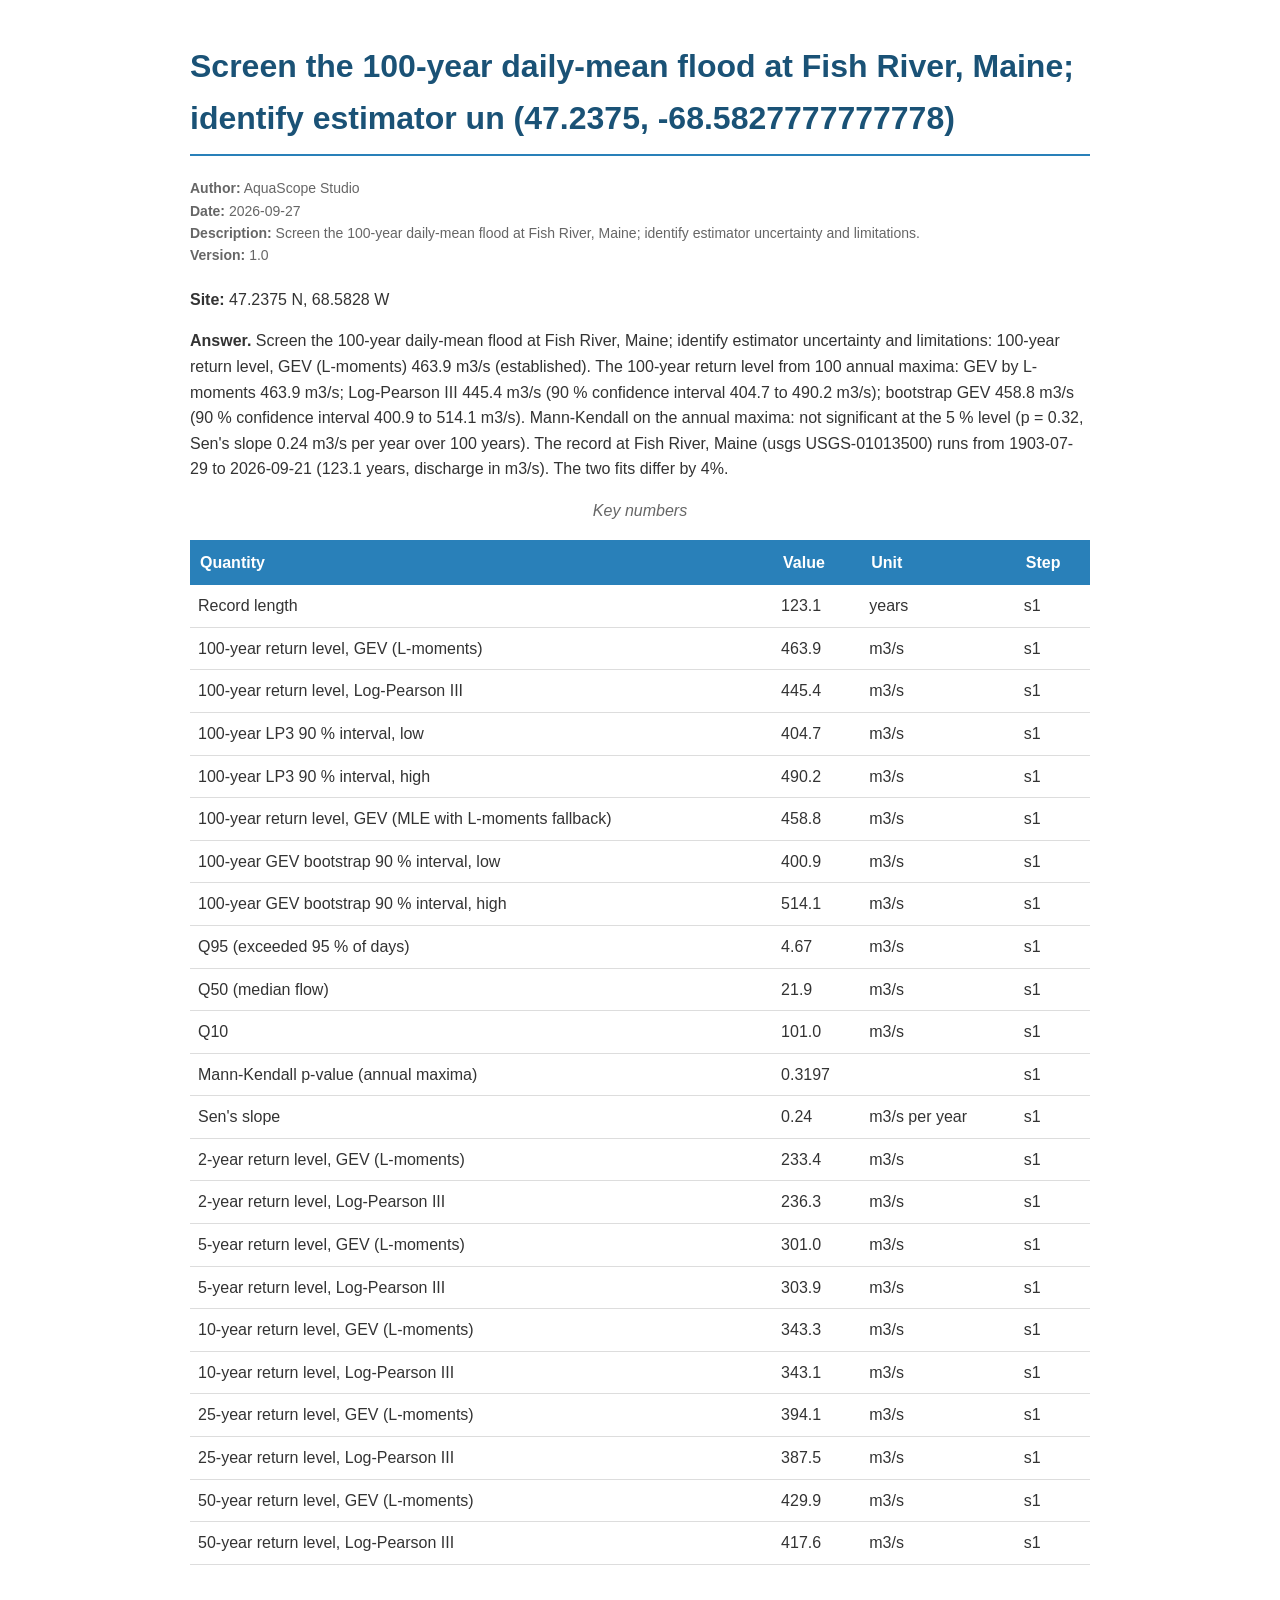
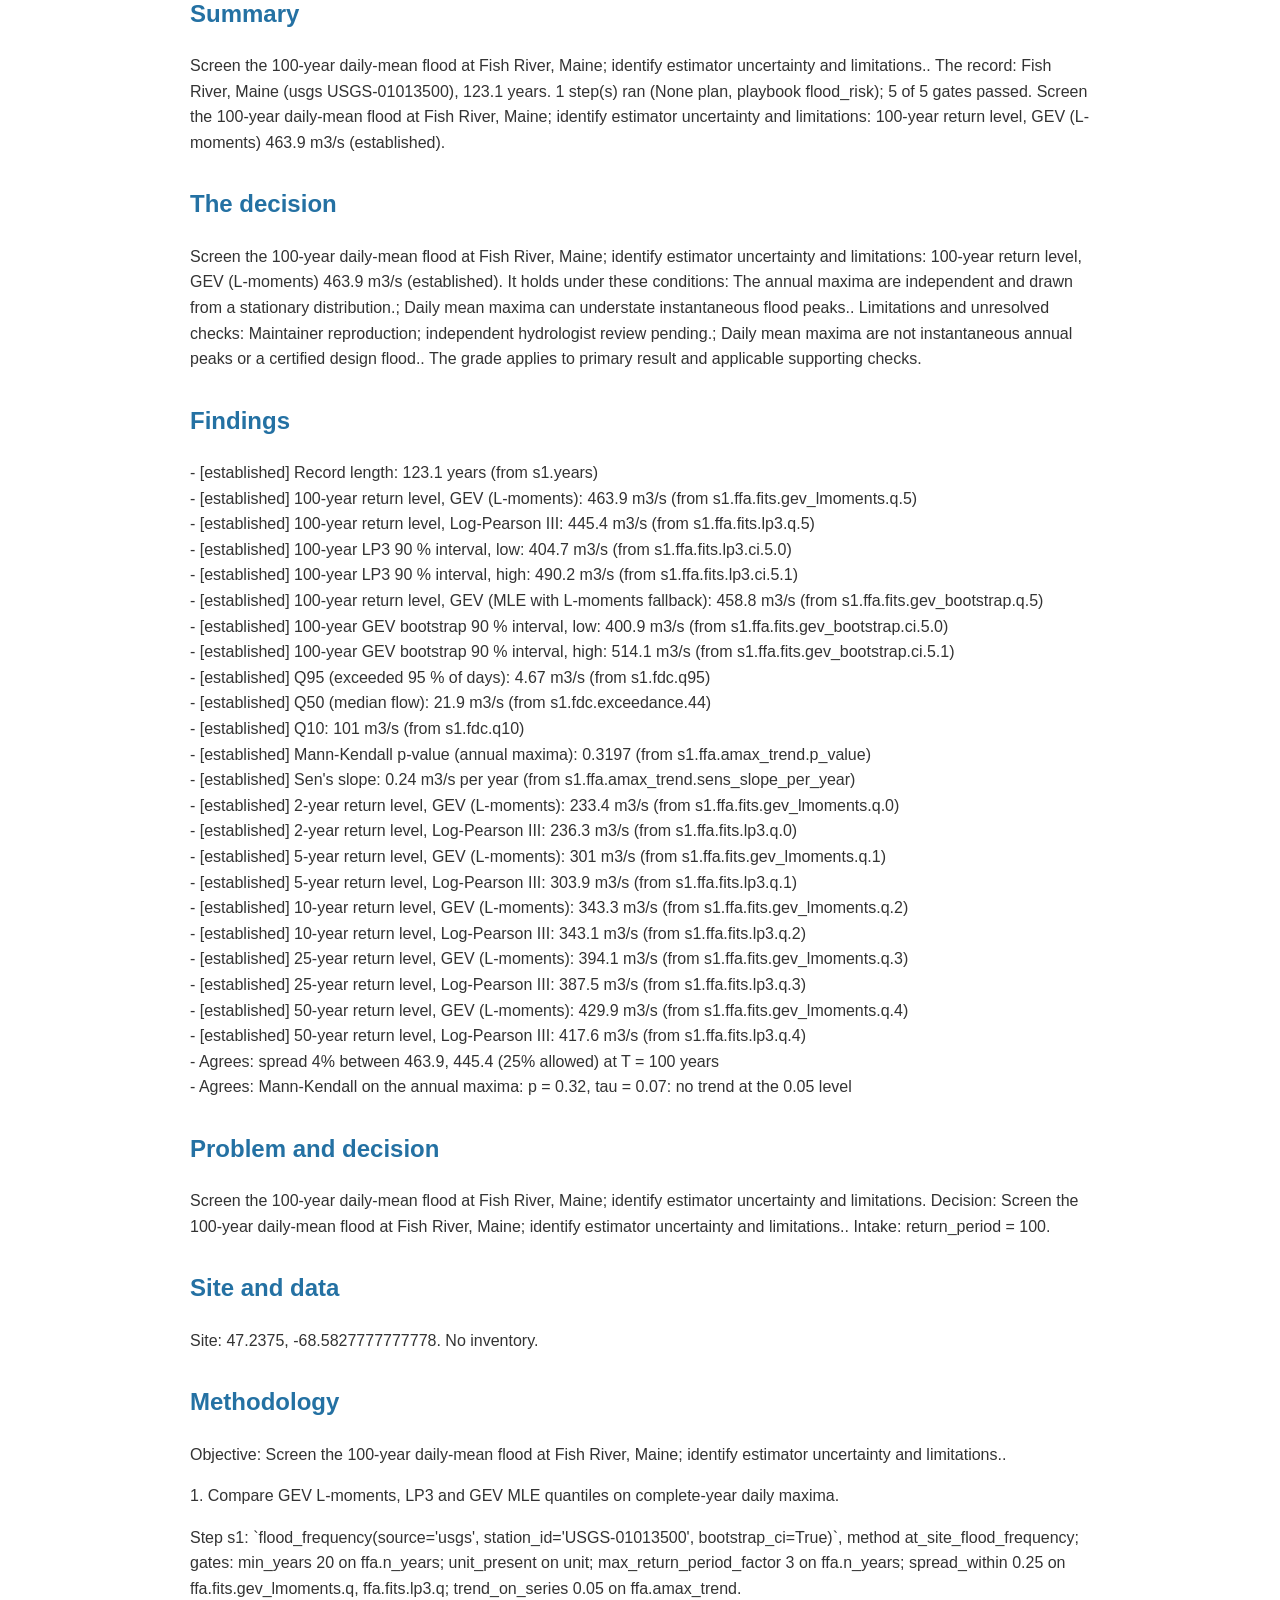
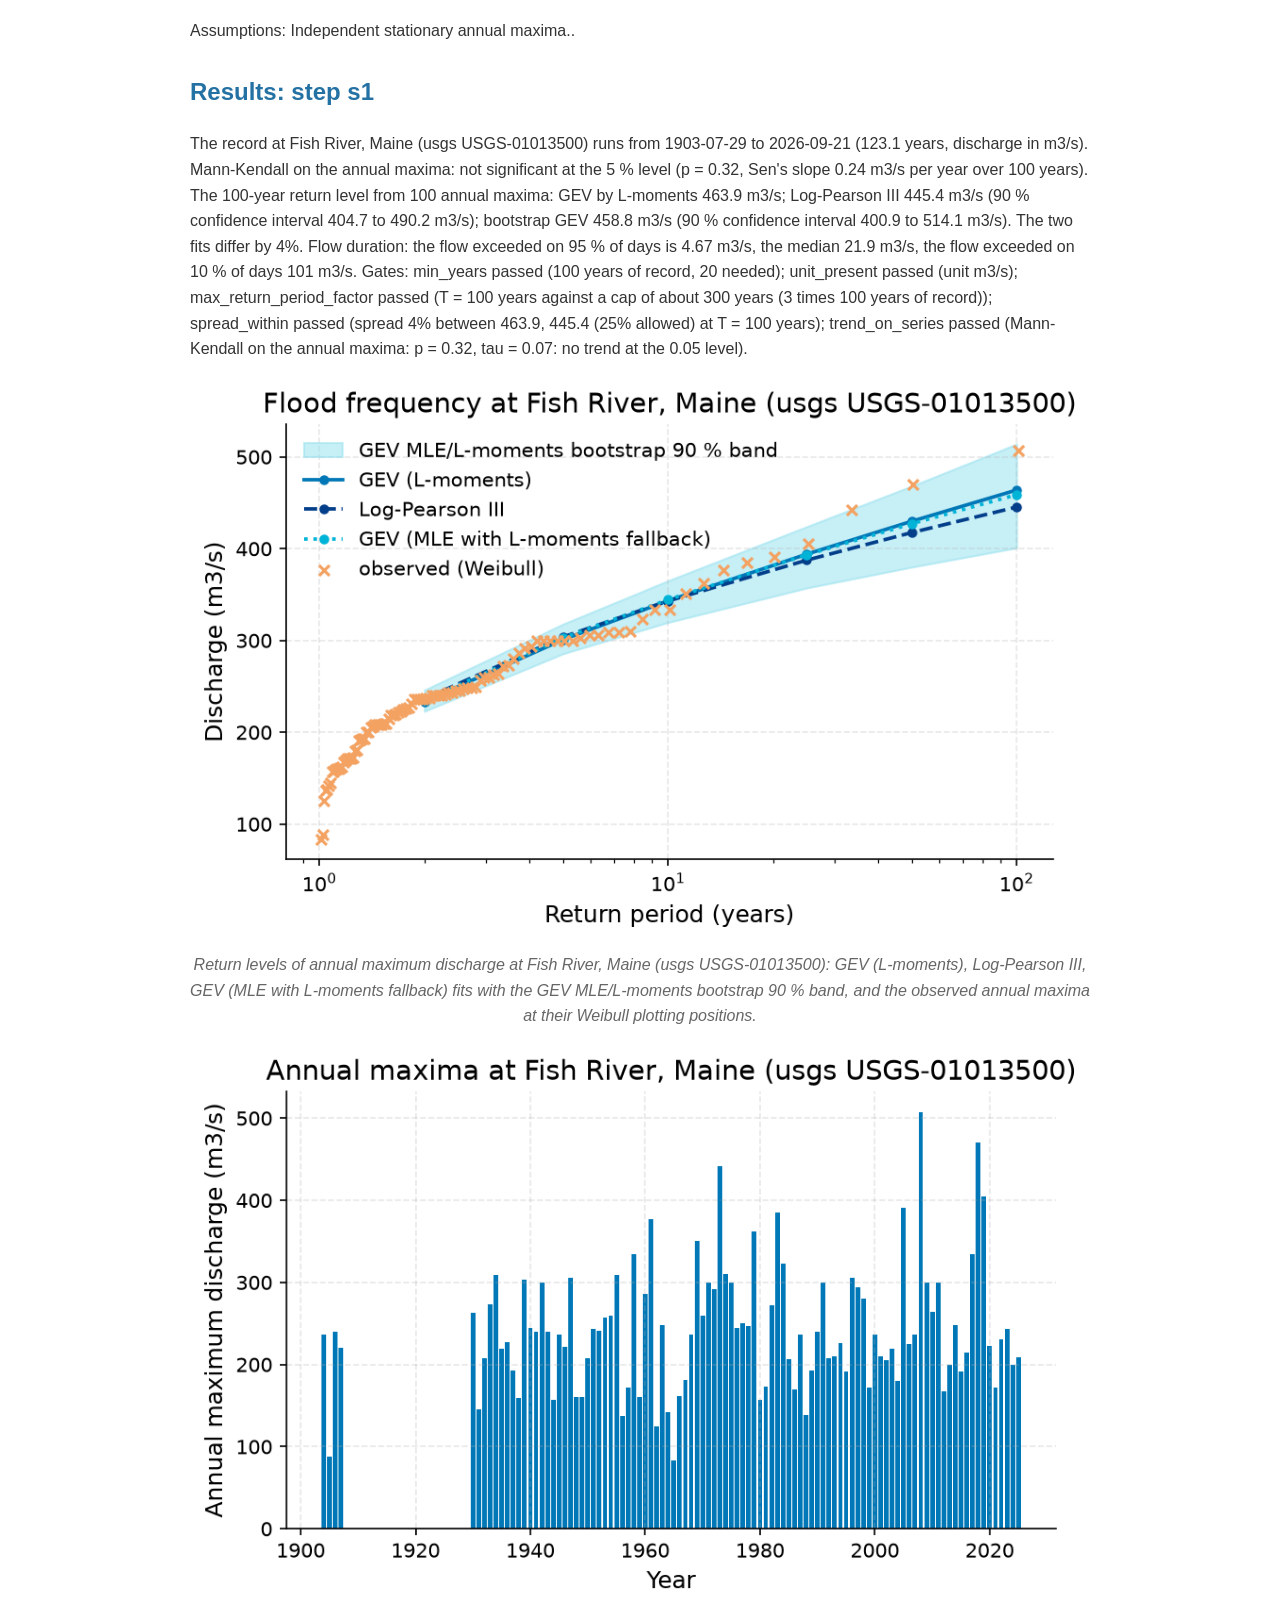
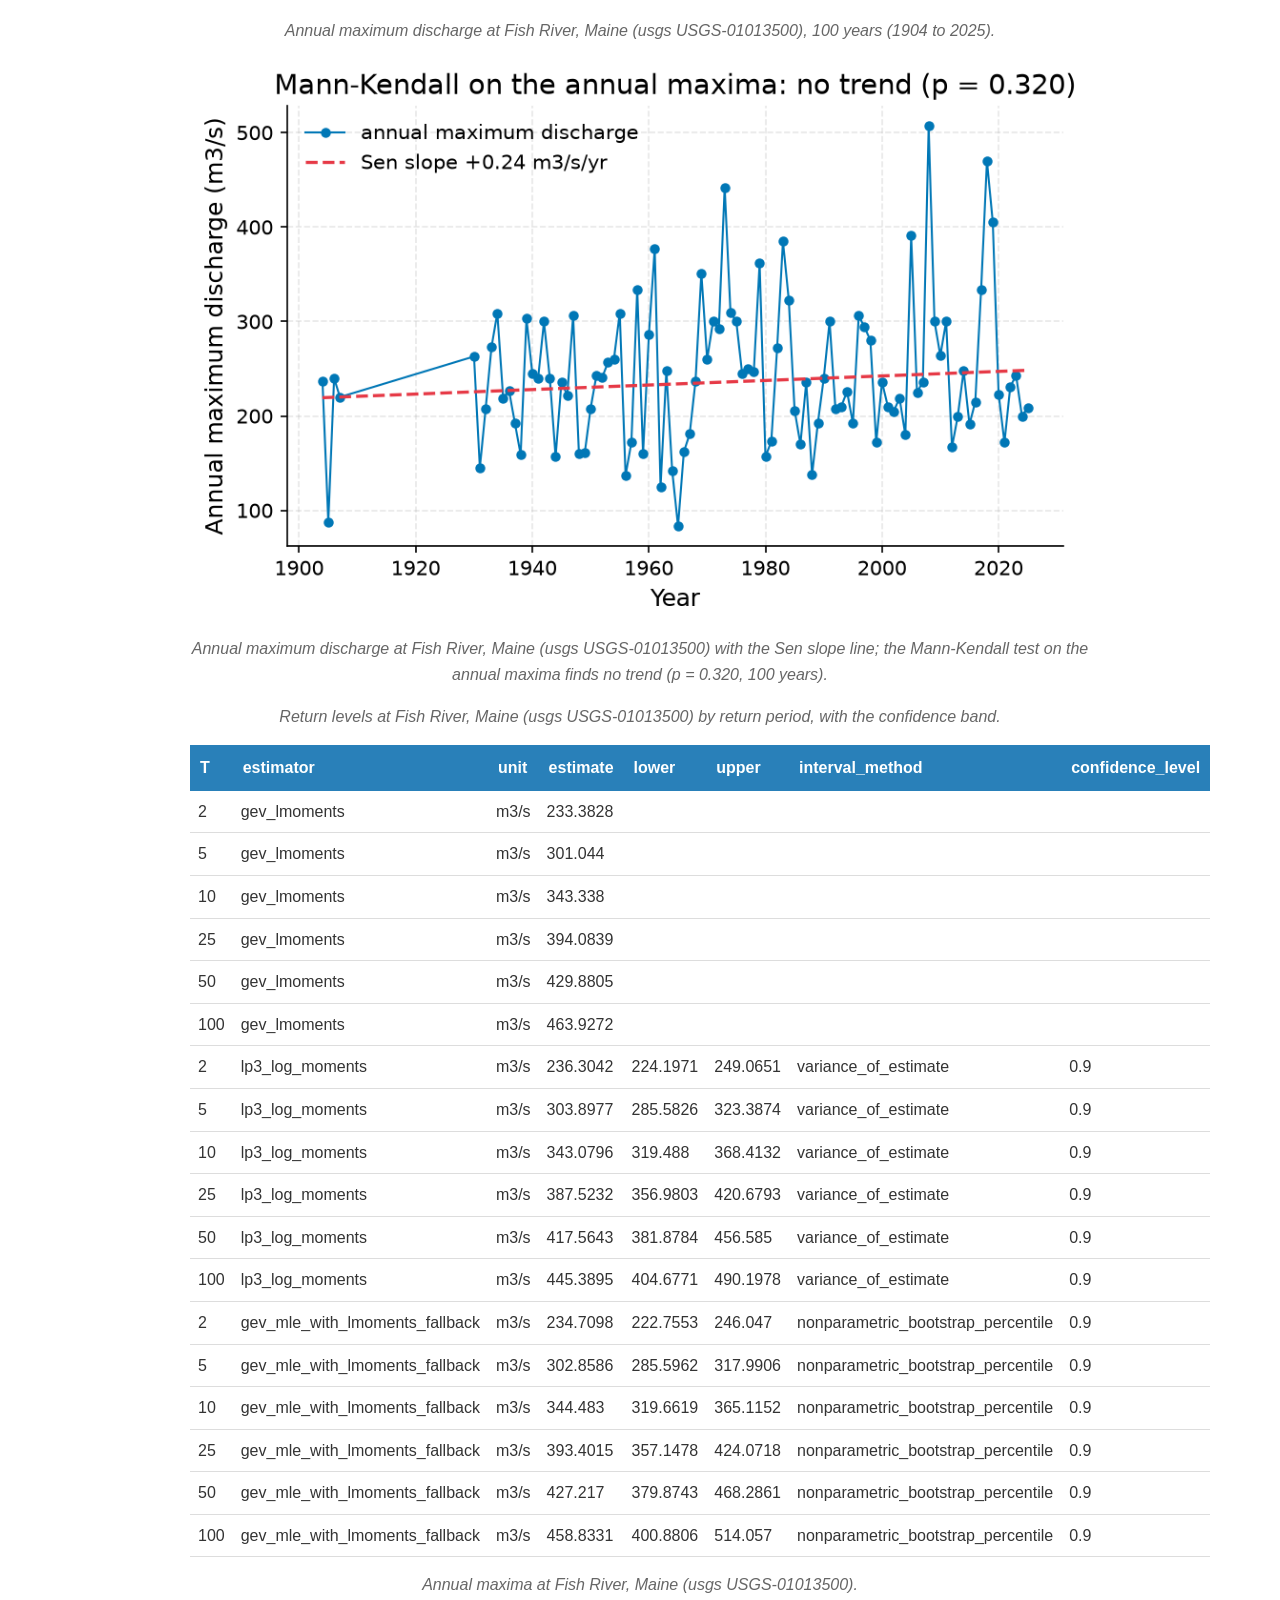
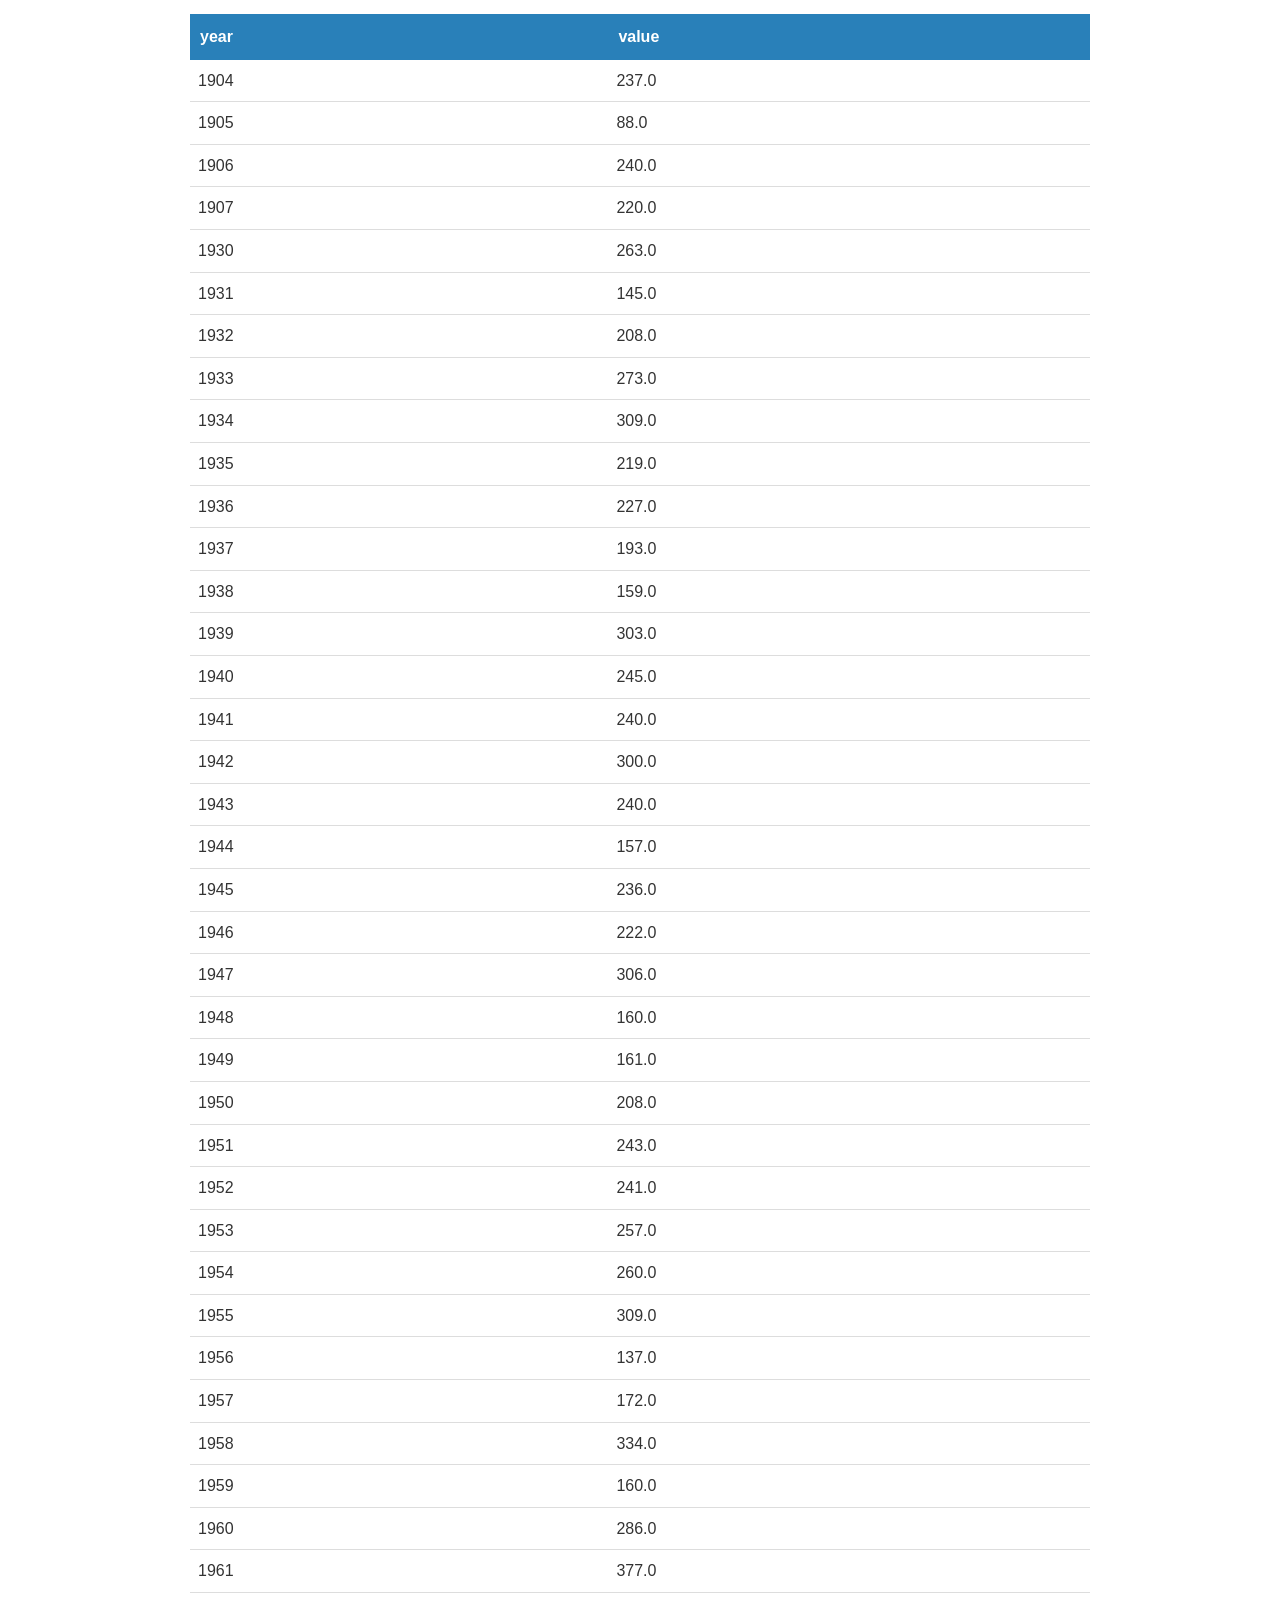
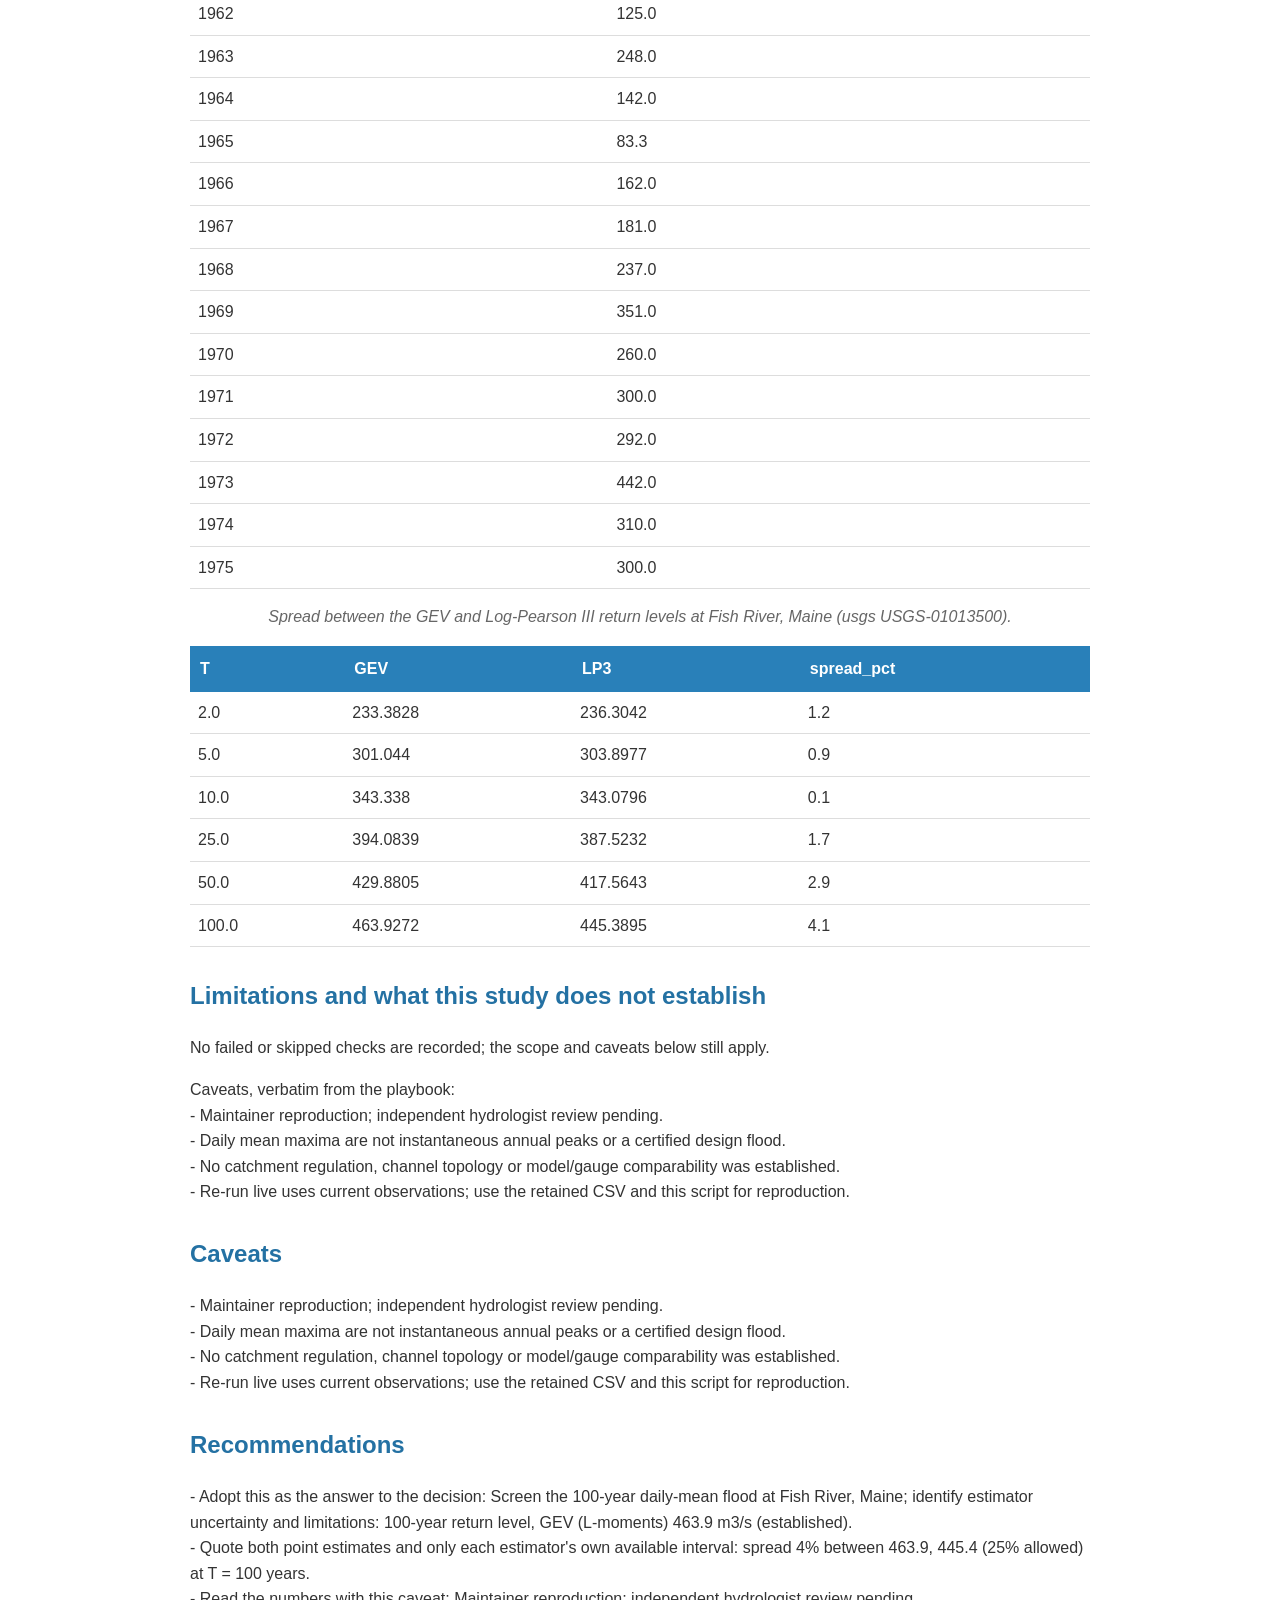
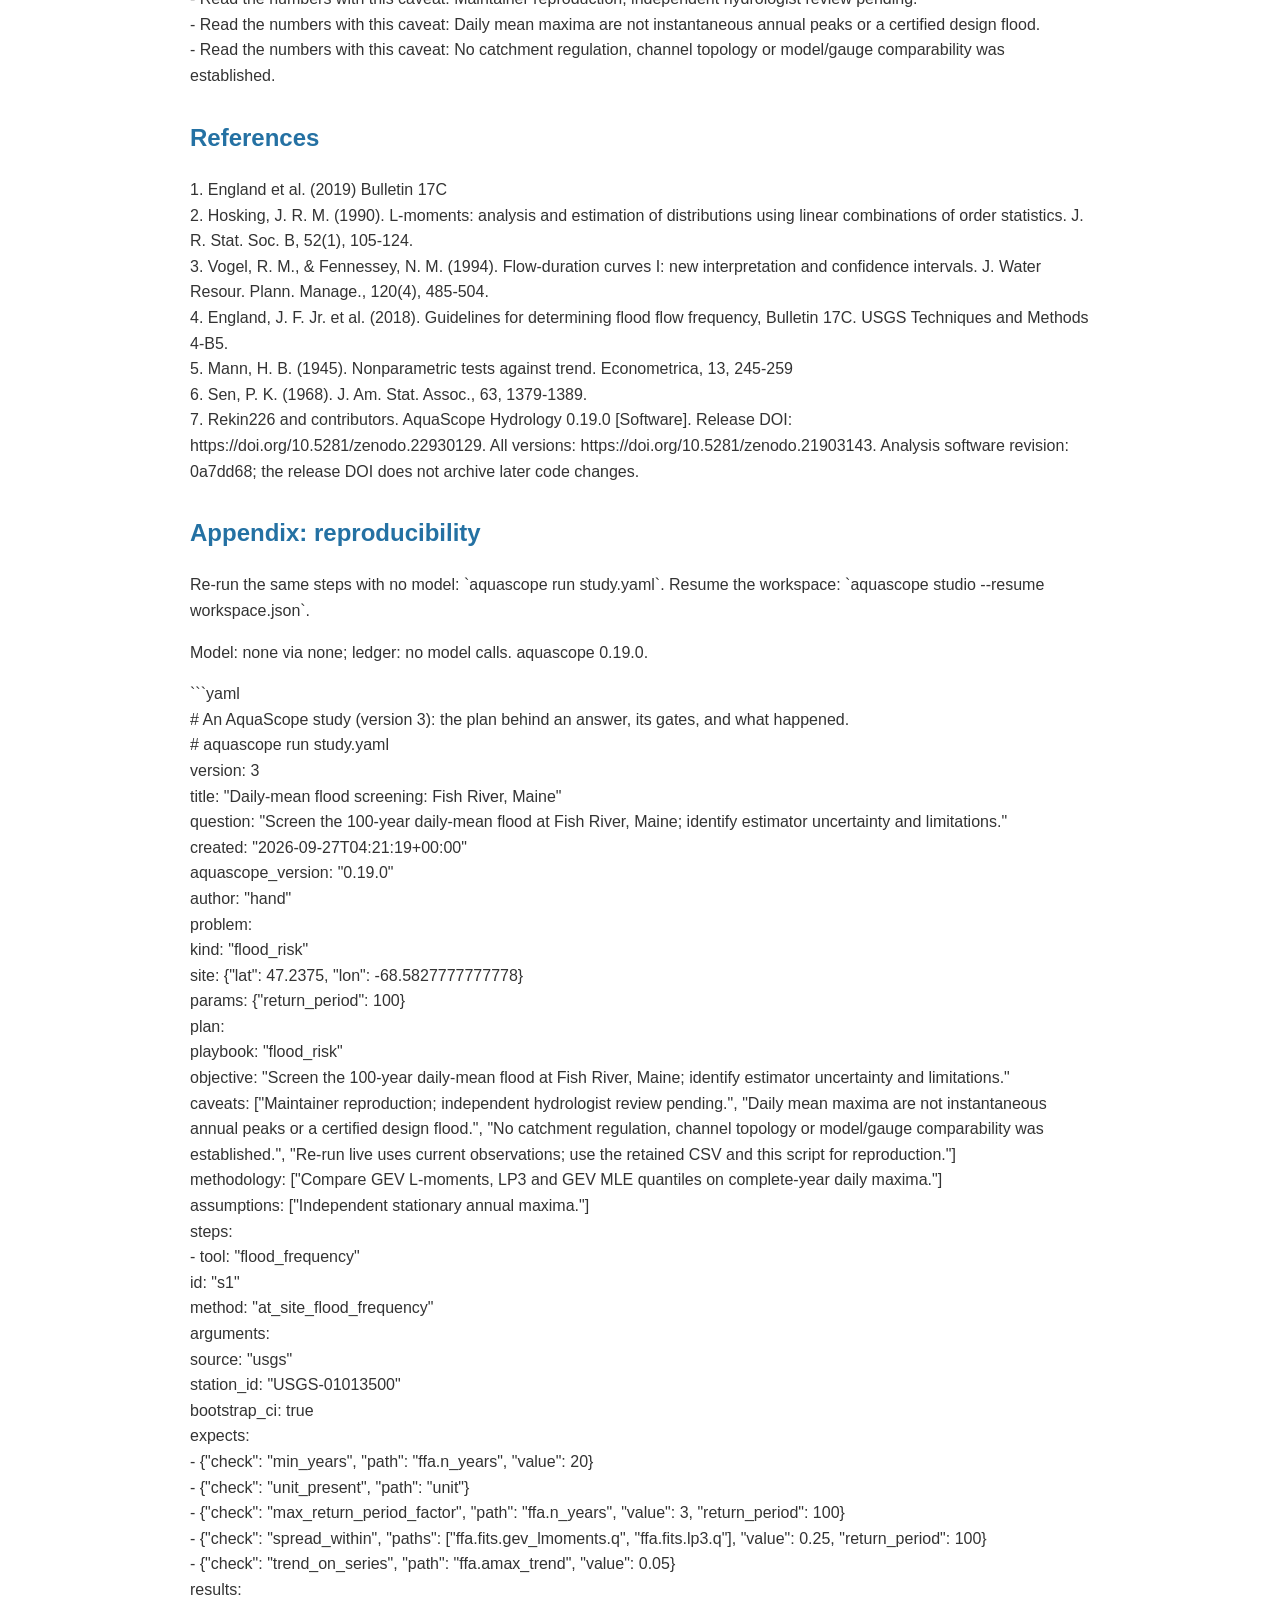
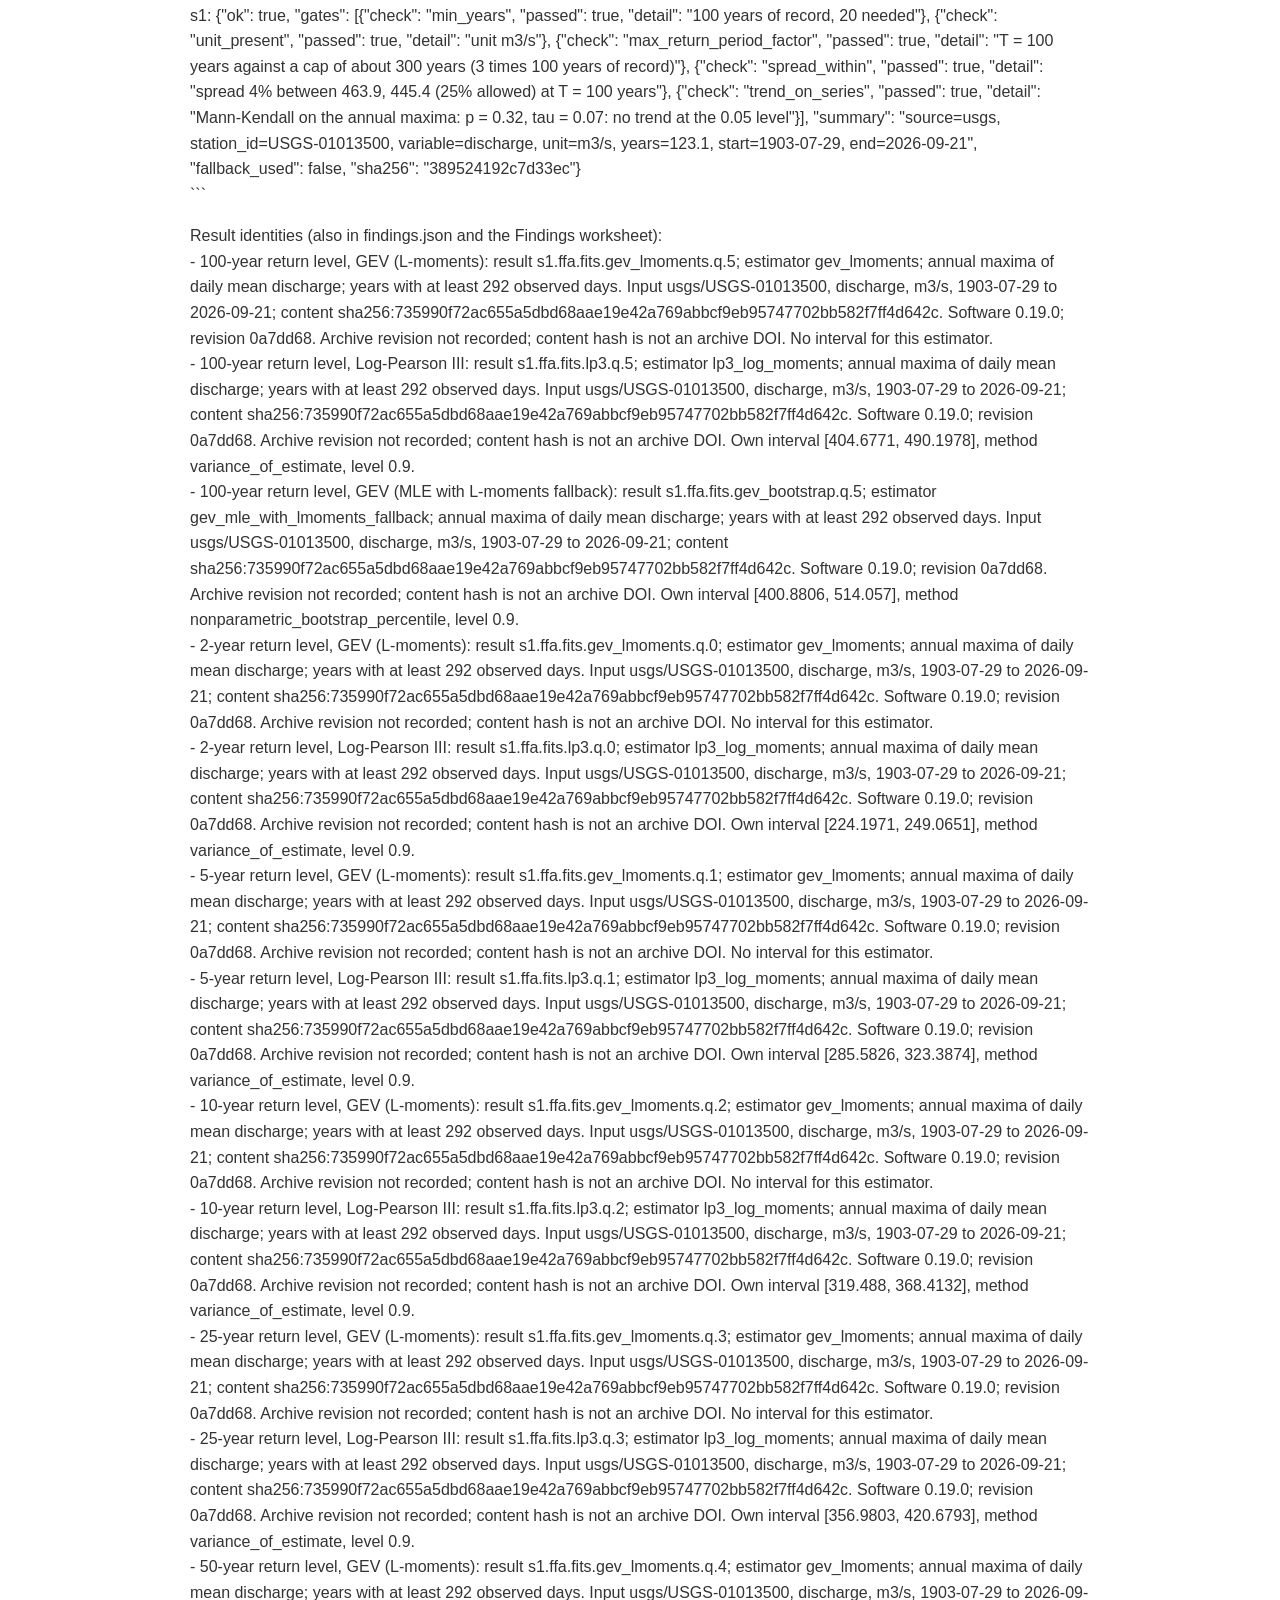
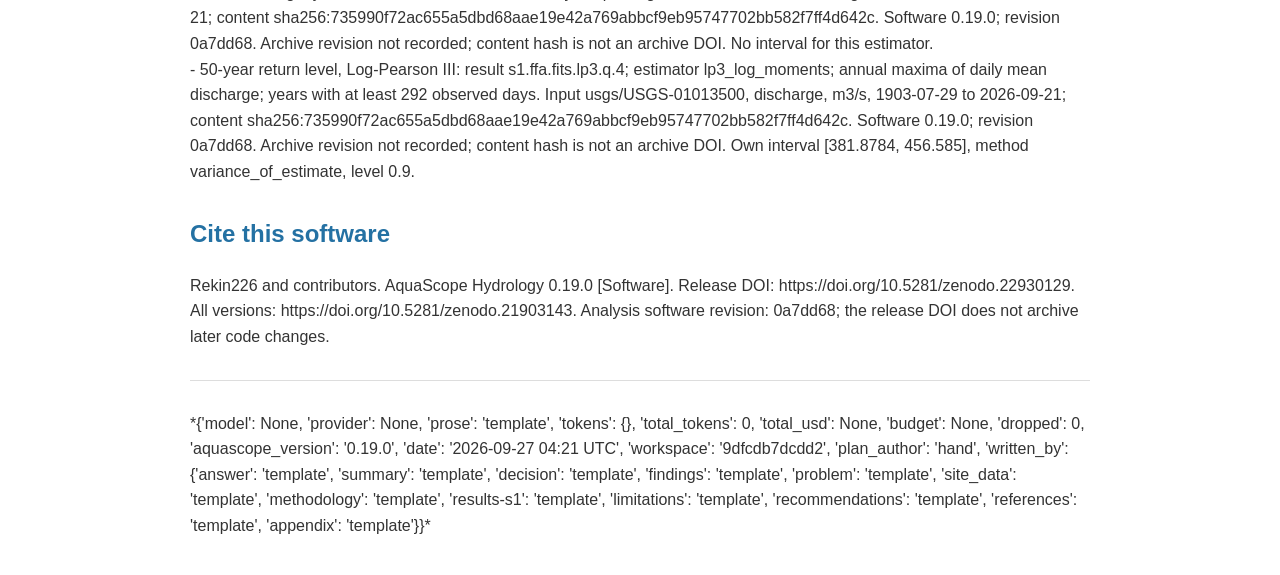
<file: explorer/showcase/studies/reference-fish-river-us/report.html>
<!DOCTYPE html>
<html lang="en">
<head>
  <meta charset="UTF-8">
  <meta name="viewport" content="width=device-width, initial-scale=1.0">
  <title>Screen the 100-year daily-mean flood at Fish River, Maine; identify estimator un (47.2375, -68.5827777777778)</title>
  <style>
body {
    font-family: 'Segoe UI', Tahoma, Geneva, Verdana, sans-serif;
    max-width: 900px;
    margin: 0 auto;
    padding: 20px;
    color: #333;
    line-height: 1.6;
}
h1 {
    color: #1a5276;
    border-bottom: 2px solid #2980b9;
    padding-bottom: 10px;
}
h2 {
    color: #2471a3;
    margin-top: 30px;
}
h3 {
    color: #2e86c1;
    margin-top: 20px;
}
h4 {
    color: #3498db;
    margin-top: 15px;
}
table {
    border-collapse: collapse;
    width: 100%;
    margin: 15px 0;
}
th {
    background-color: #2980b9;
    color: white;
    padding: 10px;
    text-align: left;
}
td {
    padding: 8px;
    border-bottom: 1px solid #ddd;
}
tr:hover {
    background-color: #f5f5f5;
}
.metric {
    display: inline-block;
    background: #eaf2f8;
    border-radius: 8px;
    padding: 15px;
    margin: 5px;
    min-width: 150px;
    text-align: center;
}
.metric-value {
    font-size: 24px;
    font-weight: bold;
    color: #2980b9;
}
.metric-name {
    font-size: 12px;
    color: #666;
}
.metric-unit {
    font-size: 12px;
    color: #999;
}
.metric-exceeded {
    color: #e74c3c;
}
.alert-critical {
    color: #e74c3c;
    font-weight: bold;
}
.alert-high {
    color: #e67e22;
    font-weight: bold;
}
.alert-warning {
    color: #f39c12;
}
.alert-medium {
    color: #f39c12;
}
.alert-low {
    color: #27ae60;
}
.figure-caption {
    text-align: center;
    font-style: italic;
    color: #666;
    margin-top: 5px;
}
img {
    max-width: 100%;
    height: auto;
    display: block;
    margin: 10px auto;
}
hr {
    border: none;
    border-top: 1px solid #ddd;
    margin: 30px 0;
}
.toc {
    background: #f8f9fa;
    border: 1px solid #dee2e6;
    border-radius: 5px;
    padding: 15px 25px;
    margin: 20px 0;
}
.toc ul {
    list-style-type: none;
    padding-left: 15px;
}
.toc > ul {
    padding-left: 0;
}
.toc a {
    color: #2471a3;
    text-decoration: none;
}
.toc a:hover {
    text-decoration: underline;
}
.report-meta {
    color: #666;
    font-size: 14px;
    margin-bottom: 20px;
}
</style>
</head>
<body>
<h1>Screen the 100-year daily-mean flood at Fish River, Maine; identify estimator un (47.2375, -68.5827777777778)</h1>
<div class="report-meta"><strong>Author:</strong> AquaScope Studio<br>
<strong>Date:</strong> 2026-09-27<br>
<strong>Description:</strong> Screen the 100-year daily-mean flood at Fish River, Maine; identify estimator uncertainty and limitations.<br>
<strong>Version:</strong> 1.0</div>
<p><strong>Site:</strong> 47.2375 N, 68.5828 W</p>
<p><strong>Answer.</strong> Screen the 100-year daily-mean flood at Fish River, Maine; identify estimator uncertainty and limitations: 100-year return level, GEV (L-moments) 463.9 m3/s (established). The 100-year return level from 100 annual maxima: GEV by L-moments 463.9 m3/s; Log-Pearson III 445.4 m3/s (90 % confidence interval 404.7 to 490.2 m3/s); bootstrap GEV 458.8 m3/s (90 % confidence interval 400.9 to 514.1 m3/s). Mann-Kendall on the annual maxima: not significant at the 5 % level (p = 0.32, Sen&#x27;s slope 0.24 m3/s per year over 100 years). The record at Fish River, Maine (usgs USGS-01013500) runs from 1903-07-29 to 2026-09-21 (123.1 years, discharge in m3/s). The two fits differ by 4%.</p>
<p class="figure-caption">Key numbers</p>
<table>
<thead><tr>
  <th>Quantity</th>
  <th>Value</th>
  <th>Unit</th>
  <th>Step</th>
</tr></thead><tbody>
<tr>
  <td>Record length</td>
  <td>123.1</td>
  <td>years</td>
  <td>s1</td>
</tr>
<tr>
  <td>100-year return level, GEV (L-moments)</td>
  <td>463.9</td>
  <td>m3/s</td>
  <td>s1</td>
</tr>
<tr>
  <td>100-year return level, Log-Pearson III</td>
  <td>445.4</td>
  <td>m3/s</td>
  <td>s1</td>
</tr>
<tr>
  <td>100-year LP3 90 % interval, low</td>
  <td>404.7</td>
  <td>m3/s</td>
  <td>s1</td>
</tr>
<tr>
  <td>100-year LP3 90 % interval, high</td>
  <td>490.2</td>
  <td>m3/s</td>
  <td>s1</td>
</tr>
<tr>
  <td>100-year return level, GEV (MLE with L-moments fallback)</td>
  <td>458.8</td>
  <td>m3/s</td>
  <td>s1</td>
</tr>
<tr>
  <td>100-year GEV bootstrap 90 % interval, low</td>
  <td>400.9</td>
  <td>m3/s</td>
  <td>s1</td>
</tr>
<tr>
  <td>100-year GEV bootstrap 90 % interval, high</td>
  <td>514.1</td>
  <td>m3/s</td>
  <td>s1</td>
</tr>
<tr>
  <td>Q95 (exceeded 95 % of days)</td>
  <td>4.67</td>
  <td>m3/s</td>
  <td>s1</td>
</tr>
<tr>
  <td>Q50 (median flow)</td>
  <td>21.9</td>
  <td>m3/s</td>
  <td>s1</td>
</tr>
<tr>
  <td>Q10</td>
  <td>101.0</td>
  <td>m3/s</td>
  <td>s1</td>
</tr>
<tr>
  <td>Mann-Kendall p-value (annual maxima)</td>
  <td>0.3197</td>
  <td></td>
  <td>s1</td>
</tr>
<tr>
  <td>Sen&#x27;s slope</td>
  <td>0.24</td>
  <td>m3/s per year</td>
  <td>s1</td>
</tr>
<tr>
  <td>2-year return level, GEV (L-moments)</td>
  <td>233.4</td>
  <td>m3/s</td>
  <td>s1</td>
</tr>
<tr>
  <td>2-year return level, Log-Pearson III</td>
  <td>236.3</td>
  <td>m3/s</td>
  <td>s1</td>
</tr>
<tr>
  <td>5-year return level, GEV (L-moments)</td>
  <td>301.0</td>
  <td>m3/s</td>
  <td>s1</td>
</tr>
<tr>
  <td>5-year return level, Log-Pearson III</td>
  <td>303.9</td>
  <td>m3/s</td>
  <td>s1</td>
</tr>
<tr>
  <td>10-year return level, GEV (L-moments)</td>
  <td>343.3</td>
  <td>m3/s</td>
  <td>s1</td>
</tr>
<tr>
  <td>10-year return level, Log-Pearson III</td>
  <td>343.1</td>
  <td>m3/s</td>
  <td>s1</td>
</tr>
<tr>
  <td>25-year return level, GEV (L-moments)</td>
  <td>394.1</td>
  <td>m3/s</td>
  <td>s1</td>
</tr>
<tr>
  <td>25-year return level, Log-Pearson III</td>
  <td>387.5</td>
  <td>m3/s</td>
  <td>s1</td>
</tr>
<tr>
  <td>50-year return level, GEV (L-moments)</td>
  <td>429.9</td>
  <td>m3/s</td>
  <td>s1</td>
</tr>
<tr>
  <td>50-year return level, Log-Pearson III</td>
  <td>417.6</td>
  <td>m3/s</td>
  <td>s1</td>
</tr>
</tbody></table>
<h2 id="summary">Summary</h2>
<p>Screen the 100-year daily-mean flood at Fish River, Maine; identify estimator uncertainty and limitations.. The record: Fish River, Maine (usgs USGS-01013500), 123.1 years. 1 step(s) ran (None plan, playbook flood_risk); 5 of 5 gates passed. Screen the 100-year daily-mean flood at Fish River, Maine; identify estimator uncertainty and limitations: 100-year return level, GEV (L-moments) 463.9 m3/s (established).</p>
<h2 id="the-decision">The decision</h2>
<p>Screen the 100-year daily-mean flood at Fish River, Maine; identify estimator uncertainty and limitations: 100-year return level, GEV (L-moments) 463.9 m3/s (established). It holds under these conditions: The annual maxima are independent and drawn from a stationary distribution.; Daily mean maxima can understate instantaneous flood peaks.. Limitations and unresolved checks: Maintainer reproduction; independent hydrologist review pending.; Daily mean maxima are not instantaneous annual peaks or a certified design flood.. The grade applies to primary result and applicable supporting checks.</p>
<h2 id="findings">Findings</h2>
<p>- [established] Record length: 123.1 years (from s1.years)<br>
- [established] 100-year return level, GEV (L-moments): 463.9 m3/s (from s1.ffa.fits.gev_lmoments.q.5)<br>
- [established] 100-year return level, Log-Pearson III: 445.4 m3/s (from s1.ffa.fits.lp3.q.5)<br>
- [established] 100-year LP3 90 % interval, low: 404.7 m3/s (from s1.ffa.fits.lp3.ci.5.0)<br>
- [established] 100-year LP3 90 % interval, high: 490.2 m3/s (from s1.ffa.fits.lp3.ci.5.1)<br>
- [established] 100-year return level, GEV (MLE with L-moments fallback): 458.8 m3/s (from s1.ffa.fits.gev_bootstrap.q.5)<br>
- [established] 100-year GEV bootstrap 90 % interval, low: 400.9 m3/s (from s1.ffa.fits.gev_bootstrap.ci.5.0)<br>
- [established] 100-year GEV bootstrap 90 % interval, high: 514.1 m3/s (from s1.ffa.fits.gev_bootstrap.ci.5.1)<br>
- [established] Q95 (exceeded 95 % of days): 4.67 m3/s (from s1.fdc.q95)<br>
- [established] Q50 (median flow): 21.9 m3/s (from s1.fdc.exceedance.44)<br>
- [established] Q10: 101 m3/s (from s1.fdc.q10)<br>
- [established] Mann-Kendall p-value (annual maxima): 0.3197 (from s1.ffa.amax_trend.p_value)<br>
- [established] Sen&#x27;s slope: 0.24 m3/s per year (from s1.ffa.amax_trend.sens_slope_per_year)<br>
- [established] 2-year return level, GEV (L-moments): 233.4 m3/s (from s1.ffa.fits.gev_lmoments.q.0)<br>
- [established] 2-year return level, Log-Pearson III: 236.3 m3/s (from s1.ffa.fits.lp3.q.0)<br>
- [established] 5-year return level, GEV (L-moments): 301 m3/s (from s1.ffa.fits.gev_lmoments.q.1)<br>
- [established] 5-year return level, Log-Pearson III: 303.9 m3/s (from s1.ffa.fits.lp3.q.1)<br>
- [established] 10-year return level, GEV (L-moments): 343.3 m3/s (from s1.ffa.fits.gev_lmoments.q.2)<br>
- [established] 10-year return level, Log-Pearson III: 343.1 m3/s (from s1.ffa.fits.lp3.q.2)<br>
- [established] 25-year return level, GEV (L-moments): 394.1 m3/s (from s1.ffa.fits.gev_lmoments.q.3)<br>
- [established] 25-year return level, Log-Pearson III: 387.5 m3/s (from s1.ffa.fits.lp3.q.3)<br>
- [established] 50-year return level, GEV (L-moments): 429.9 m3/s (from s1.ffa.fits.gev_lmoments.q.4)<br>
- [established] 50-year return level, Log-Pearson III: 417.6 m3/s (from s1.ffa.fits.lp3.q.4)<br>
- Agrees: spread 4% between 463.9, 445.4 (25% allowed) at T = 100 years<br>
- Agrees: Mann-Kendall on the annual maxima: p = 0.32, tau = 0.07: no trend at the 0.05 level</p>
<h2 id="problem-and-decision">Problem and decision</h2>
<p>Screen the 100-year daily-mean flood at Fish River, Maine; identify estimator uncertainty and limitations. Decision: Screen the 100-year daily-mean flood at Fish River, Maine; identify estimator uncertainty and limitations.. Intake: return_period = 100.</p>
<h2 id="site-and-data">Site and data</h2>
<p>Site: 47.2375, -68.5827777777778. No inventory.</p>
<h2 id="methodology">Methodology</h2>
<p>Objective: Screen the 100-year daily-mean flood at Fish River, Maine; identify estimator uncertainty and limitations..</p>
<p>1. Compare GEV L-moments, LP3 and GEV MLE quantiles on complete-year daily maxima.</p>
<p>Step s1: `flood_frequency(source=&#x27;usgs&#x27;, station_id=&#x27;USGS-01013500&#x27;, bootstrap_ci=True)`, method at_site_flood_frequency; gates: min_years 20 on ffa.n_years; unit_present on unit; max_return_period_factor 3 on ffa.n_years; spread_within 0.25 on ffa.fits.gev_lmoments.q, ffa.fits.lp3.q; trend_on_series 0.05 on ffa.amax_trend.</p>
<p>Assumptions: Independent stationary annual maxima..</p>
<h2 id="results-step-s1">Results: step s1</h2>
<p>The record at Fish River, Maine (usgs USGS-01013500) runs from 1903-07-29 to 2026-09-21 (123.1 years, discharge in m3/s). Mann-Kendall on the annual maxima: not significant at the 5 % level (p = 0.32, Sen&#x27;s slope 0.24 m3/s per year over 100 years). The 100-year return level from 100 annual maxima: GEV by L-moments 463.9 m3/s; Log-Pearson III 445.4 m3/s (90 % confidence interval 404.7 to 490.2 m3/s); bootstrap GEV 458.8 m3/s (90 % confidence interval 400.9 to 514.1 m3/s). The two fits differ by 4%. Flow duration: the flow exceeded on 95 % of days is 4.67 m3/s, the median 21.9 m3/s, the flow exceeded on 10 % of days 101 m3/s. Gates: min_years passed (100 years of record, 20 needed); unit_present passed (unit m3/s); max_return_period_factor passed (T = 100 years against a cap of about 300 years (3 times 100 years of record)); spread_within passed (spread 4% between 463.9, 445.4 (25% allowed) at T = 100 years); trend_on_series passed (Mann-Kendall on the annual maxima: p = 0.32, tau = 0.07: no trend at the 0.05 level).</p>
<img src="[data-uri]" alt="Return levels of annual maximum discharge at Fish River, Maine (usgs USGS-01013500): GEV (L-moments), Log-Pearson III, GEV (MLE with L-moments fallback) fits with the GEV MLE/L-moments bootstrap 90 % band, and the observed annual maxima at their Weibull plotting positions.">
<p class="figure-caption">Return levels of annual maximum discharge at Fish River, Maine (usgs USGS-01013500): GEV (L-moments), Log-Pearson III, GEV (MLE with L-moments fallback) fits with the GEV MLE/L-moments bootstrap 90 % band, and the observed annual maxima at their Weibull plotting positions.</p>
<img src="[data-uri]" alt="Annual maximum discharge at Fish River, Maine (usgs USGS-01013500), 100 years (1904 to 2025).">
<p class="figure-caption">Annual maximum discharge at Fish River, Maine (usgs USGS-01013500), 100 years (1904 to 2025).</p>
<img src="[data-uri]" alt="Annual maximum discharge at Fish River, Maine (usgs USGS-01013500) with the Sen slope line; the Mann-Kendall test on the annual maxima finds no trend (p = 0.320, 100 years).">
<p class="figure-caption">Annual maximum discharge at Fish River, Maine (usgs USGS-01013500) with the Sen slope line; the Mann-Kendall test on the annual maxima finds no trend (p = 0.320, 100 years).</p>
<p class="figure-caption">Return levels at Fish River, Maine (usgs USGS-01013500) by return period, with the confidence band.</p>
<table>
<thead><tr>
  <th>T</th>
  <th>estimator</th>
  <th>unit</th>
  <th>estimate</th>
  <th>lower</th>
  <th>upper</th>
  <th>interval_method</th>
  <th>confidence_level</th>
</tr></thead><tbody>
<tr>
  <td>2</td>
  <td>gev_lmoments</td>
  <td>m3/s</td>
  <td>233.3828</td>
  <td></td>
  <td></td>
  <td></td>
  <td></td>
</tr>
<tr>
  <td>5</td>
  <td>gev_lmoments</td>
  <td>m3/s</td>
  <td>301.044</td>
  <td></td>
  <td></td>
  <td></td>
  <td></td>
</tr>
<tr>
  <td>10</td>
  <td>gev_lmoments</td>
  <td>m3/s</td>
  <td>343.338</td>
  <td></td>
  <td></td>
  <td></td>
  <td></td>
</tr>
<tr>
  <td>25</td>
  <td>gev_lmoments</td>
  <td>m3/s</td>
  <td>394.0839</td>
  <td></td>
  <td></td>
  <td></td>
  <td></td>
</tr>
<tr>
  <td>50</td>
  <td>gev_lmoments</td>
  <td>m3/s</td>
  <td>429.8805</td>
  <td></td>
  <td></td>
  <td></td>
  <td></td>
</tr>
<tr>
  <td>100</td>
  <td>gev_lmoments</td>
  <td>m3/s</td>
  <td>463.9272</td>
  <td></td>
  <td></td>
  <td></td>
  <td></td>
</tr>
<tr>
  <td>2</td>
  <td>lp3_log_moments</td>
  <td>m3/s</td>
  <td>236.3042</td>
  <td>224.1971</td>
  <td>249.0651</td>
  <td>variance_of_estimate</td>
  <td>0.9</td>
</tr>
<tr>
  <td>5</td>
  <td>lp3_log_moments</td>
  <td>m3/s</td>
  <td>303.8977</td>
  <td>285.5826</td>
  <td>323.3874</td>
  <td>variance_of_estimate</td>
  <td>0.9</td>
</tr>
<tr>
  <td>10</td>
  <td>lp3_log_moments</td>
  <td>m3/s</td>
  <td>343.0796</td>
  <td>319.488</td>
  <td>368.4132</td>
  <td>variance_of_estimate</td>
  <td>0.9</td>
</tr>
<tr>
  <td>25</td>
  <td>lp3_log_moments</td>
  <td>m3/s</td>
  <td>387.5232</td>
  <td>356.9803</td>
  <td>420.6793</td>
  <td>variance_of_estimate</td>
  <td>0.9</td>
</tr>
<tr>
  <td>50</td>
  <td>lp3_log_moments</td>
  <td>m3/s</td>
  <td>417.5643</td>
  <td>381.8784</td>
  <td>456.585</td>
  <td>variance_of_estimate</td>
  <td>0.9</td>
</tr>
<tr>
  <td>100</td>
  <td>lp3_log_moments</td>
  <td>m3/s</td>
  <td>445.3895</td>
  <td>404.6771</td>
  <td>490.1978</td>
  <td>variance_of_estimate</td>
  <td>0.9</td>
</tr>
<tr>
  <td>2</td>
  <td>gev_mle_with_lmoments_fallback</td>
  <td>m3/s</td>
  <td>234.7098</td>
  <td>222.7553</td>
  <td>246.047</td>
  <td>nonparametric_bootstrap_percentile</td>
  <td>0.9</td>
</tr>
<tr>
  <td>5</td>
  <td>gev_mle_with_lmoments_fallback</td>
  <td>m3/s</td>
  <td>302.8586</td>
  <td>285.5962</td>
  <td>317.9906</td>
  <td>nonparametric_bootstrap_percentile</td>
  <td>0.9</td>
</tr>
<tr>
  <td>10</td>
  <td>gev_mle_with_lmoments_fallback</td>
  <td>m3/s</td>
  <td>344.483</td>
  <td>319.6619</td>
  <td>365.1152</td>
  <td>nonparametric_bootstrap_percentile</td>
  <td>0.9</td>
</tr>
<tr>
  <td>25</td>
  <td>gev_mle_with_lmoments_fallback</td>
  <td>m3/s</td>
  <td>393.4015</td>
  <td>357.1478</td>
  <td>424.0718</td>
  <td>nonparametric_bootstrap_percentile</td>
  <td>0.9</td>
</tr>
<tr>
  <td>50</td>
  <td>gev_mle_with_lmoments_fallback</td>
  <td>m3/s</td>
  <td>427.217</td>
  <td>379.8743</td>
  <td>468.2861</td>
  <td>nonparametric_bootstrap_percentile</td>
  <td>0.9</td>
</tr>
<tr>
  <td>100</td>
  <td>gev_mle_with_lmoments_fallback</td>
  <td>m3/s</td>
  <td>458.8331</td>
  <td>400.8806</td>
  <td>514.057</td>
  <td>nonparametric_bootstrap_percentile</td>
  <td>0.9</td>
</tr>
</tbody></table>
<p class="figure-caption">Annual maxima at Fish River, Maine (usgs USGS-01013500).</p>
<table>
<thead><tr>
  <th>year</th>
  <th>value</th>
</tr></thead><tbody>
<tr>
  <td>1904</td>
  <td>237.0</td>
</tr>
<tr>
  <td>1905</td>
  <td>88.0</td>
</tr>
<tr>
  <td>1906</td>
  <td>240.0</td>
</tr>
<tr>
  <td>1907</td>
  <td>220.0</td>
</tr>
<tr>
  <td>1930</td>
  <td>263.0</td>
</tr>
<tr>
  <td>1931</td>
  <td>145.0</td>
</tr>
<tr>
  <td>1932</td>
  <td>208.0</td>
</tr>
<tr>
  <td>1933</td>
  <td>273.0</td>
</tr>
<tr>
  <td>1934</td>
  <td>309.0</td>
</tr>
<tr>
  <td>1935</td>
  <td>219.0</td>
</tr>
<tr>
  <td>1936</td>
  <td>227.0</td>
</tr>
<tr>
  <td>1937</td>
  <td>193.0</td>
</tr>
<tr>
  <td>1938</td>
  <td>159.0</td>
</tr>
<tr>
  <td>1939</td>
  <td>303.0</td>
</tr>
<tr>
  <td>1940</td>
  <td>245.0</td>
</tr>
<tr>
  <td>1941</td>
  <td>240.0</td>
</tr>
<tr>
  <td>1942</td>
  <td>300.0</td>
</tr>
<tr>
  <td>1943</td>
  <td>240.0</td>
</tr>
<tr>
  <td>1944</td>
  <td>157.0</td>
</tr>
<tr>
  <td>1945</td>
  <td>236.0</td>
</tr>
<tr>
  <td>1946</td>
  <td>222.0</td>
</tr>
<tr>
  <td>1947</td>
  <td>306.0</td>
</tr>
<tr>
  <td>1948</td>
  <td>160.0</td>
</tr>
<tr>
  <td>1949</td>
  <td>161.0</td>
</tr>
<tr>
  <td>1950</td>
  <td>208.0</td>
</tr>
<tr>
  <td>1951</td>
  <td>243.0</td>
</tr>
<tr>
  <td>1952</td>
  <td>241.0</td>
</tr>
<tr>
  <td>1953</td>
  <td>257.0</td>
</tr>
<tr>
  <td>1954</td>
  <td>260.0</td>
</tr>
<tr>
  <td>1955</td>
  <td>309.0</td>
</tr>
<tr>
  <td>1956</td>
  <td>137.0</td>
</tr>
<tr>
  <td>1957</td>
  <td>172.0</td>
</tr>
<tr>
  <td>1958</td>
  <td>334.0</td>
</tr>
<tr>
  <td>1959</td>
  <td>160.0</td>
</tr>
<tr>
  <td>1960</td>
  <td>286.0</td>
</tr>
<tr>
  <td>1961</td>
  <td>377.0</td>
</tr>
<tr>
  <td>1962</td>
  <td>125.0</td>
</tr>
<tr>
  <td>1963</td>
  <td>248.0</td>
</tr>
<tr>
  <td>1964</td>
  <td>142.0</td>
</tr>
<tr>
  <td>1965</td>
  <td>83.3</td>
</tr>
<tr>
  <td>1966</td>
  <td>162.0</td>
</tr>
<tr>
  <td>1967</td>
  <td>181.0</td>
</tr>
<tr>
  <td>1968</td>
  <td>237.0</td>
</tr>
<tr>
  <td>1969</td>
  <td>351.0</td>
</tr>
<tr>
  <td>1970</td>
  <td>260.0</td>
</tr>
<tr>
  <td>1971</td>
  <td>300.0</td>
</tr>
<tr>
  <td>1972</td>
  <td>292.0</td>
</tr>
<tr>
  <td>1973</td>
  <td>442.0</td>
</tr>
<tr>
  <td>1974</td>
  <td>310.0</td>
</tr>
<tr>
  <td>1975</td>
  <td>300.0</td>
</tr>
</tbody></table>
<p class="figure-caption">Spread between the GEV and Log-Pearson III return levels at Fish River, Maine (usgs USGS-01013500).</p>
<table>
<thead><tr>
  <th>T</th>
  <th>GEV</th>
  <th>LP3</th>
  <th>spread_pct</th>
</tr></thead><tbody>
<tr>
  <td>2.0</td>
  <td>233.3828</td>
  <td>236.3042</td>
  <td>1.2</td>
</tr>
<tr>
  <td>5.0</td>
  <td>301.044</td>
  <td>303.8977</td>
  <td>0.9</td>
</tr>
<tr>
  <td>10.0</td>
  <td>343.338</td>
  <td>343.0796</td>
  <td>0.1</td>
</tr>
<tr>
  <td>25.0</td>
  <td>394.0839</td>
  <td>387.5232</td>
  <td>1.7</td>
</tr>
<tr>
  <td>50.0</td>
  <td>429.8805</td>
  <td>417.5643</td>
  <td>2.9</td>
</tr>
<tr>
  <td>100.0</td>
  <td>463.9272</td>
  <td>445.3895</td>
  <td>4.1</td>
</tr>
</tbody></table>
<h2 id="limitations-and-what-this-study-does-not-establish">Limitations and what this study does not establish</h2>
<p>No failed or skipped checks are recorded; the scope and caveats below still apply.</p>
<p>Caveats, verbatim from the playbook:<br>
- Maintainer reproduction; independent hydrologist review pending.<br>
- Daily mean maxima are not instantaneous annual peaks or a certified design flood.<br>
- No catchment regulation, channel topology or model/gauge comparability was established.<br>
- Re-run live uses current observations; use the retained CSV and this script for reproduction.</p>
<h2 id="caveats">Caveats</h2>
<p>- Maintainer reproduction; independent hydrologist review pending.<br>
- Daily mean maxima are not instantaneous annual peaks or a certified design flood.<br>
- No catchment regulation, channel topology or model/gauge comparability was established.<br>
- Re-run live uses current observations; use the retained CSV and this script for reproduction.</p>
<h2 id="recommendations">Recommendations</h2>
<p>- Adopt this as the answer to the decision: Screen the 100-year daily-mean flood at Fish River, Maine; identify estimator uncertainty and limitations: 100-year return level, GEV (L-moments) 463.9 m3/s (established).<br>
- Quote both point estimates and only each estimator&#x27;s own available interval: spread 4% between 463.9, 445.4 (25% allowed) at T = 100 years.<br>
- Read the numbers with this caveat: Maintainer reproduction; independent hydrologist review pending.<br>
- Read the numbers with this caveat: Daily mean maxima are not instantaneous annual peaks or a certified design flood.<br>
- Read the numbers with this caveat: No catchment regulation, channel topology or model/gauge comparability was established.</p>
<h2 id="references">References</h2>
<p>1. England et al. (2019) Bulletin 17C<br>
2. Hosking, J. R. M. (1990). L-moments: analysis and estimation of distributions using linear combinations of order statistics. J. R. Stat. Soc. B, 52(1), 105-124.<br>
3. Vogel, R. M., &amp; Fennessey, N. M. (1994). Flow-duration curves I: new interpretation and confidence intervals. J. Water Resour. Plann. Manage., 120(4), 485-504.<br>
4. England, J. F. Jr. et al. (2018). Guidelines for determining flood flow frequency, Bulletin 17C. USGS Techniques and Methods 4-B5.<br>
5. Mann, H. B. (1945). Nonparametric tests against trend. Econometrica, 13, 245-259<br>
6. Sen, P. K. (1968). J. Am. Stat. Assoc., 63, 1379-1389.<br>
7. Rekin226 and contributors. AquaScope Hydrology 0.19.0 [Software]. Release DOI: https://doi.org/10.5281/zenodo.22930129. All versions: https://doi.org/10.5281/zenodo.21903143. Analysis software revision: 0a7dd68; the release DOI does not archive later code changes.</p>
<h2 id="appendix-reproducibility">Appendix: reproducibility</h2>
<p>Re-run the same steps with no model: `aquascope run study.yaml`. Resume the workspace: `aquascope studio --resume workspace.json`.</p>
<p>Model: none via none; ledger: no model calls. aquascope 0.19.0.</p>
<p>```yaml<br>
# An AquaScope study (version 3): the plan behind an answer, its gates, and what happened.<br>
#   aquascope run study.yaml<br>
version: 3<br>
title: &quot;Daily-mean flood screening: Fish River, Maine&quot;<br>
question: &quot;Screen the 100-year daily-mean flood at Fish River, Maine; identify estimator uncertainty and limitations.&quot;<br>
created: &quot;2026-09-27T04:21:19+00:00&quot;<br>
aquascope_version: &quot;0.19.0&quot;<br>
author: &quot;hand&quot;<br>
problem:<br>
  kind: &quot;flood_risk&quot;<br>
  site: {&quot;lat&quot;: 47.2375, &quot;lon&quot;: -68.5827777777778}<br>
  params: {&quot;return_period&quot;: 100}<br>
plan:<br>
  playbook: &quot;flood_risk&quot;<br>
  objective: &quot;Screen the 100-year daily-mean flood at Fish River, Maine; identify estimator uncertainty and limitations.&quot;<br>
  caveats: [&quot;Maintainer reproduction; independent hydrologist review pending.&quot;, &quot;Daily mean maxima are not instantaneous annual peaks or a certified design flood.&quot;, &quot;No catchment regulation, channel topology or model/gauge comparability was established.&quot;, &quot;Re-run live uses current observations; use the retained CSV and this script for reproduction.&quot;]<br>
  methodology: [&quot;Compare GEV L-moments, LP3 and GEV MLE quantiles on complete-year daily maxima.&quot;]<br>
  assumptions: [&quot;Independent stationary annual maxima.&quot;]<br>
steps:<br>
  - tool: &quot;flood_frequency&quot;<br>
    id: &quot;s1&quot;<br>
    method: &quot;at_site_flood_frequency&quot;<br>
    arguments:<br>
      source: &quot;usgs&quot;<br>
      station_id: &quot;USGS-01013500&quot;<br>
      bootstrap_ci: true<br>
    expects:<br>
      - {&quot;check&quot;: &quot;min_years&quot;, &quot;path&quot;: &quot;ffa.n_years&quot;, &quot;value&quot;: 20}<br>
      - {&quot;check&quot;: &quot;unit_present&quot;, &quot;path&quot;: &quot;unit&quot;}<br>
      - {&quot;check&quot;: &quot;max_return_period_factor&quot;, &quot;path&quot;: &quot;ffa.n_years&quot;, &quot;value&quot;: 3, &quot;return_period&quot;: 100}<br>
      - {&quot;check&quot;: &quot;spread_within&quot;, &quot;paths&quot;: [&quot;ffa.fits.gev_lmoments.q&quot;, &quot;ffa.fits.lp3.q&quot;], &quot;value&quot;: 0.25, &quot;return_period&quot;: 100}<br>
      - {&quot;check&quot;: &quot;trend_on_series&quot;, &quot;path&quot;: &quot;ffa.amax_trend&quot;, &quot;value&quot;: 0.05}<br>
results:<br>
  s1: {&quot;ok&quot;: true, &quot;gates&quot;: [{&quot;check&quot;: &quot;min_years&quot;, &quot;passed&quot;: true, &quot;detail&quot;: &quot;100 years of record, 20 needed&quot;}, {&quot;check&quot;: &quot;unit_present&quot;, &quot;passed&quot;: true, &quot;detail&quot;: &quot;unit m3/s&quot;}, {&quot;check&quot;: &quot;max_return_period_factor&quot;, &quot;passed&quot;: true, &quot;detail&quot;: &quot;T = 100 years against a cap of about 300 years (3 times 100 years of record)&quot;}, {&quot;check&quot;: &quot;spread_within&quot;, &quot;passed&quot;: true, &quot;detail&quot;: &quot;spread 4% between 463.9, 445.4 (25% allowed) at T = 100 years&quot;}, {&quot;check&quot;: &quot;trend_on_series&quot;, &quot;passed&quot;: true, &quot;detail&quot;: &quot;Mann-Kendall on the annual maxima: p = 0.32, tau = 0.07: no trend at the 0.05 level&quot;}], &quot;summary&quot;: &quot;source=usgs, station_id=USGS-01013500, variable=discharge, unit=m3/s, years=123.1, start=1903-07-29, end=2026-09-21&quot;, &quot;fallback_used&quot;: false, &quot;sha256&quot;: &quot;389524192c7d33ec&quot;}<br>
```</p>
<p>Result identities (also in findings.json and the Findings worksheet):<br>
- 100-year return level, GEV (L-moments): result s1.ffa.fits.gev_lmoments.q.5; estimator gev_lmoments; annual maxima of daily mean discharge; years with at least 292 observed days. Input usgs/USGS-01013500, discharge, m3/s, 1903-07-29 to 2026-09-21; content sha256:735990f72ac655a5dbd68aae19e42a769abbcf9eb95747702bb582f7ff4d642c. Software 0.19.0; revision 0a7dd68. Archive revision not recorded; content hash is not an archive DOI. No interval for this estimator.<br>
- 100-year return level, Log-Pearson III: result s1.ffa.fits.lp3.q.5; estimator lp3_log_moments; annual maxima of daily mean discharge; years with at least 292 observed days. Input usgs/USGS-01013500, discharge, m3/s, 1903-07-29 to 2026-09-21; content sha256:735990f72ac655a5dbd68aae19e42a769abbcf9eb95747702bb582f7ff4d642c. Software 0.19.0; revision 0a7dd68. Archive revision not recorded; content hash is not an archive DOI. Own interval [404.6771, 490.1978], method variance_of_estimate, level 0.9.<br>
- 100-year return level, GEV (MLE with L-moments fallback): result s1.ffa.fits.gev_bootstrap.q.5; estimator gev_mle_with_lmoments_fallback; annual maxima of daily mean discharge; years with at least 292 observed days. Input usgs/USGS-01013500, discharge, m3/s, 1903-07-29 to 2026-09-21; content sha256:735990f72ac655a5dbd68aae19e42a769abbcf9eb95747702bb582f7ff4d642c. Software 0.19.0; revision 0a7dd68. Archive revision not recorded; content hash is not an archive DOI. Own interval [400.8806, 514.057], method nonparametric_bootstrap_percentile, level 0.9.<br>
- 2-year return level, GEV (L-moments): result s1.ffa.fits.gev_lmoments.q.0; estimator gev_lmoments; annual maxima of daily mean discharge; years with at least 292 observed days. Input usgs/USGS-01013500, discharge, m3/s, 1903-07-29 to 2026-09-21; content sha256:735990f72ac655a5dbd68aae19e42a769abbcf9eb95747702bb582f7ff4d642c. Software 0.19.0; revision 0a7dd68. Archive revision not recorded; content hash is not an archive DOI. No interval for this estimator.<br>
- 2-year return level, Log-Pearson III: result s1.ffa.fits.lp3.q.0; estimator lp3_log_moments; annual maxima of daily mean discharge; years with at least 292 observed days. Input usgs/USGS-01013500, discharge, m3/s, 1903-07-29 to 2026-09-21; content sha256:735990f72ac655a5dbd68aae19e42a769abbcf9eb95747702bb582f7ff4d642c. Software 0.19.0; revision 0a7dd68. Archive revision not recorded; content hash is not an archive DOI. Own interval [224.1971, 249.0651], method variance_of_estimate, level 0.9.<br>
- 5-year return level, GEV (L-moments): result s1.ffa.fits.gev_lmoments.q.1; estimator gev_lmoments; annual maxima of daily mean discharge; years with at least 292 observed days. Input usgs/USGS-01013500, discharge, m3/s, 1903-07-29 to 2026-09-21; content sha256:735990f72ac655a5dbd68aae19e42a769abbcf9eb95747702bb582f7ff4d642c. Software 0.19.0; revision 0a7dd68. Archive revision not recorded; content hash is not an archive DOI. No interval for this estimator.<br>
- 5-year return level, Log-Pearson III: result s1.ffa.fits.lp3.q.1; estimator lp3_log_moments; annual maxima of daily mean discharge; years with at least 292 observed days. Input usgs/USGS-01013500, discharge, m3/s, 1903-07-29 to 2026-09-21; content sha256:735990f72ac655a5dbd68aae19e42a769abbcf9eb95747702bb582f7ff4d642c. Software 0.19.0; revision 0a7dd68. Archive revision not recorded; content hash is not an archive DOI. Own interval [285.5826, 323.3874], method variance_of_estimate, level 0.9.<br>
- 10-year return level, GEV (L-moments): result s1.ffa.fits.gev_lmoments.q.2; estimator gev_lmoments; annual maxima of daily mean discharge; years with at least 292 observed days. Input usgs/USGS-01013500, discharge, m3/s, 1903-07-29 to 2026-09-21; content sha256:735990f72ac655a5dbd68aae19e42a769abbcf9eb95747702bb582f7ff4d642c. Software 0.19.0; revision 0a7dd68. Archive revision not recorded; content hash is not an archive DOI. No interval for this estimator.<br>
- 10-year return level, Log-Pearson III: result s1.ffa.fits.lp3.q.2; estimator lp3_log_moments; annual maxima of daily mean discharge; years with at least 292 observed days. Input usgs/USGS-01013500, discharge, m3/s, 1903-07-29 to 2026-09-21; content sha256:735990f72ac655a5dbd68aae19e42a769abbcf9eb95747702bb582f7ff4d642c. Software 0.19.0; revision 0a7dd68. Archive revision not recorded; content hash is not an archive DOI. Own interval [319.488, 368.4132], method variance_of_estimate, level 0.9.<br>
- 25-year return level, GEV (L-moments): result s1.ffa.fits.gev_lmoments.q.3; estimator gev_lmoments; annual maxima of daily mean discharge; years with at least 292 observed days. Input usgs/USGS-01013500, discharge, m3/s, 1903-07-29 to 2026-09-21; content sha256:735990f72ac655a5dbd68aae19e42a769abbcf9eb95747702bb582f7ff4d642c. Software 0.19.0; revision 0a7dd68. Archive revision not recorded; content hash is not an archive DOI. No interval for this estimator.<br>
- 25-year return level, Log-Pearson III: result s1.ffa.fits.lp3.q.3; estimator lp3_log_moments; annual maxima of daily mean discharge; years with at least 292 observed days. Input usgs/USGS-01013500, discharge, m3/s, 1903-07-29 to 2026-09-21; content sha256:735990f72ac655a5dbd68aae19e42a769abbcf9eb95747702bb582f7ff4d642c. Software 0.19.0; revision 0a7dd68. Archive revision not recorded; content hash is not an archive DOI. Own interval [356.9803, 420.6793], method variance_of_estimate, level 0.9.<br>
- 50-year return level, GEV (L-moments): result s1.ffa.fits.gev_lmoments.q.4; estimator gev_lmoments; annual maxima of daily mean discharge; years with at least 292 observed days. Input usgs/USGS-01013500, discharge, m3/s, 1903-07-29 to 2026-09-21; content sha256:735990f72ac655a5dbd68aae19e42a769abbcf9eb95747702bb582f7ff4d642c. Software 0.19.0; revision 0a7dd68. Archive revision not recorded; content hash is not an archive DOI. No interval for this estimator.<br>
- 50-year return level, Log-Pearson III: result s1.ffa.fits.lp3.q.4; estimator lp3_log_moments; annual maxima of daily mean discharge; years with at least 292 observed days. Input usgs/USGS-01013500, discharge, m3/s, 1903-07-29 to 2026-09-21; content sha256:735990f72ac655a5dbd68aae19e42a769abbcf9eb95747702bb582f7ff4d642c. Software 0.19.0; revision 0a7dd68. Archive revision not recorded; content hash is not an archive DOI. Own interval [381.8784, 456.585], method variance_of_estimate, level 0.9.</p>
<h2 id="cite-this-software">Cite this software</h2>
<p>Rekin226 and contributors. AquaScope Hydrology 0.19.0 [Software]. Release DOI: https://doi.org/10.5281/zenodo.22930129. All versions: https://doi.org/10.5281/zenodo.21903143. Analysis software revision: 0a7dd68; the release DOI does not archive later code changes.</p>
<hr>
<p>*{&#x27;model&#x27;: None, &#x27;provider&#x27;: None, &#x27;prose&#x27;: &#x27;template&#x27;, &#x27;tokens&#x27;: {}, &#x27;total_tokens&#x27;: 0, &#x27;total_usd&#x27;: None, &#x27;budget&#x27;: None, &#x27;dropped&#x27;: 0, &#x27;aquascope_version&#x27;: &#x27;0.19.0&#x27;, &#x27;date&#x27;: &#x27;2026-09-27 04:21 UTC&#x27;, &#x27;workspace&#x27;: &#x27;9dfcdb7dcdd2&#x27;, &#x27;plan_author&#x27;: &#x27;hand&#x27;, &#x27;written_by&#x27;: {&#x27;answer&#x27;: &#x27;template&#x27;, &#x27;summary&#x27;: &#x27;template&#x27;, &#x27;decision&#x27;: &#x27;template&#x27;, &#x27;findings&#x27;: &#x27;template&#x27;, &#x27;problem&#x27;: &#x27;template&#x27;, &#x27;site_data&#x27;: &#x27;template&#x27;, &#x27;methodology&#x27;: &#x27;template&#x27;, &#x27;results-s1&#x27;: &#x27;template&#x27;, &#x27;limitations&#x27;: &#x27;template&#x27;, &#x27;recommendations&#x27;: &#x27;template&#x27;, &#x27;references&#x27;: &#x27;template&#x27;, &#x27;appendix&#x27;: &#x27;template&#x27;}}*</p>
</body>
</html>
</file>
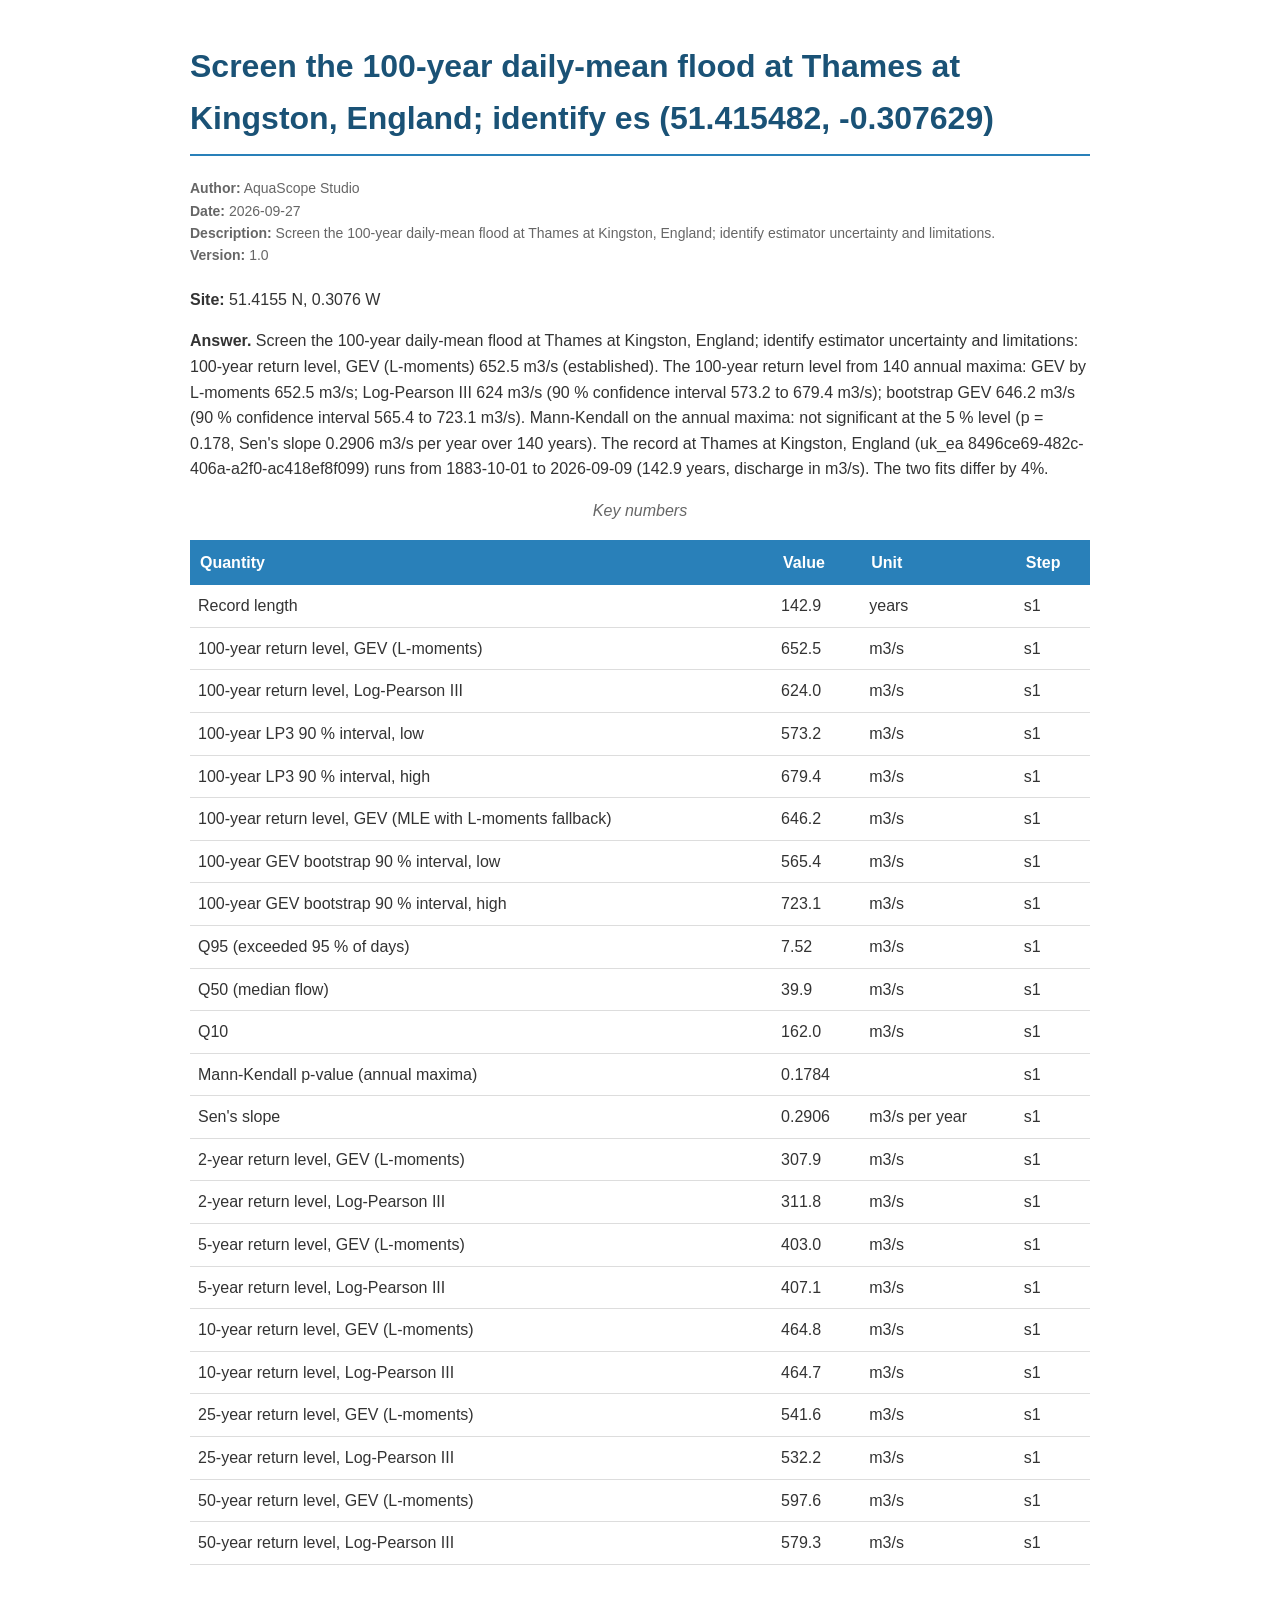
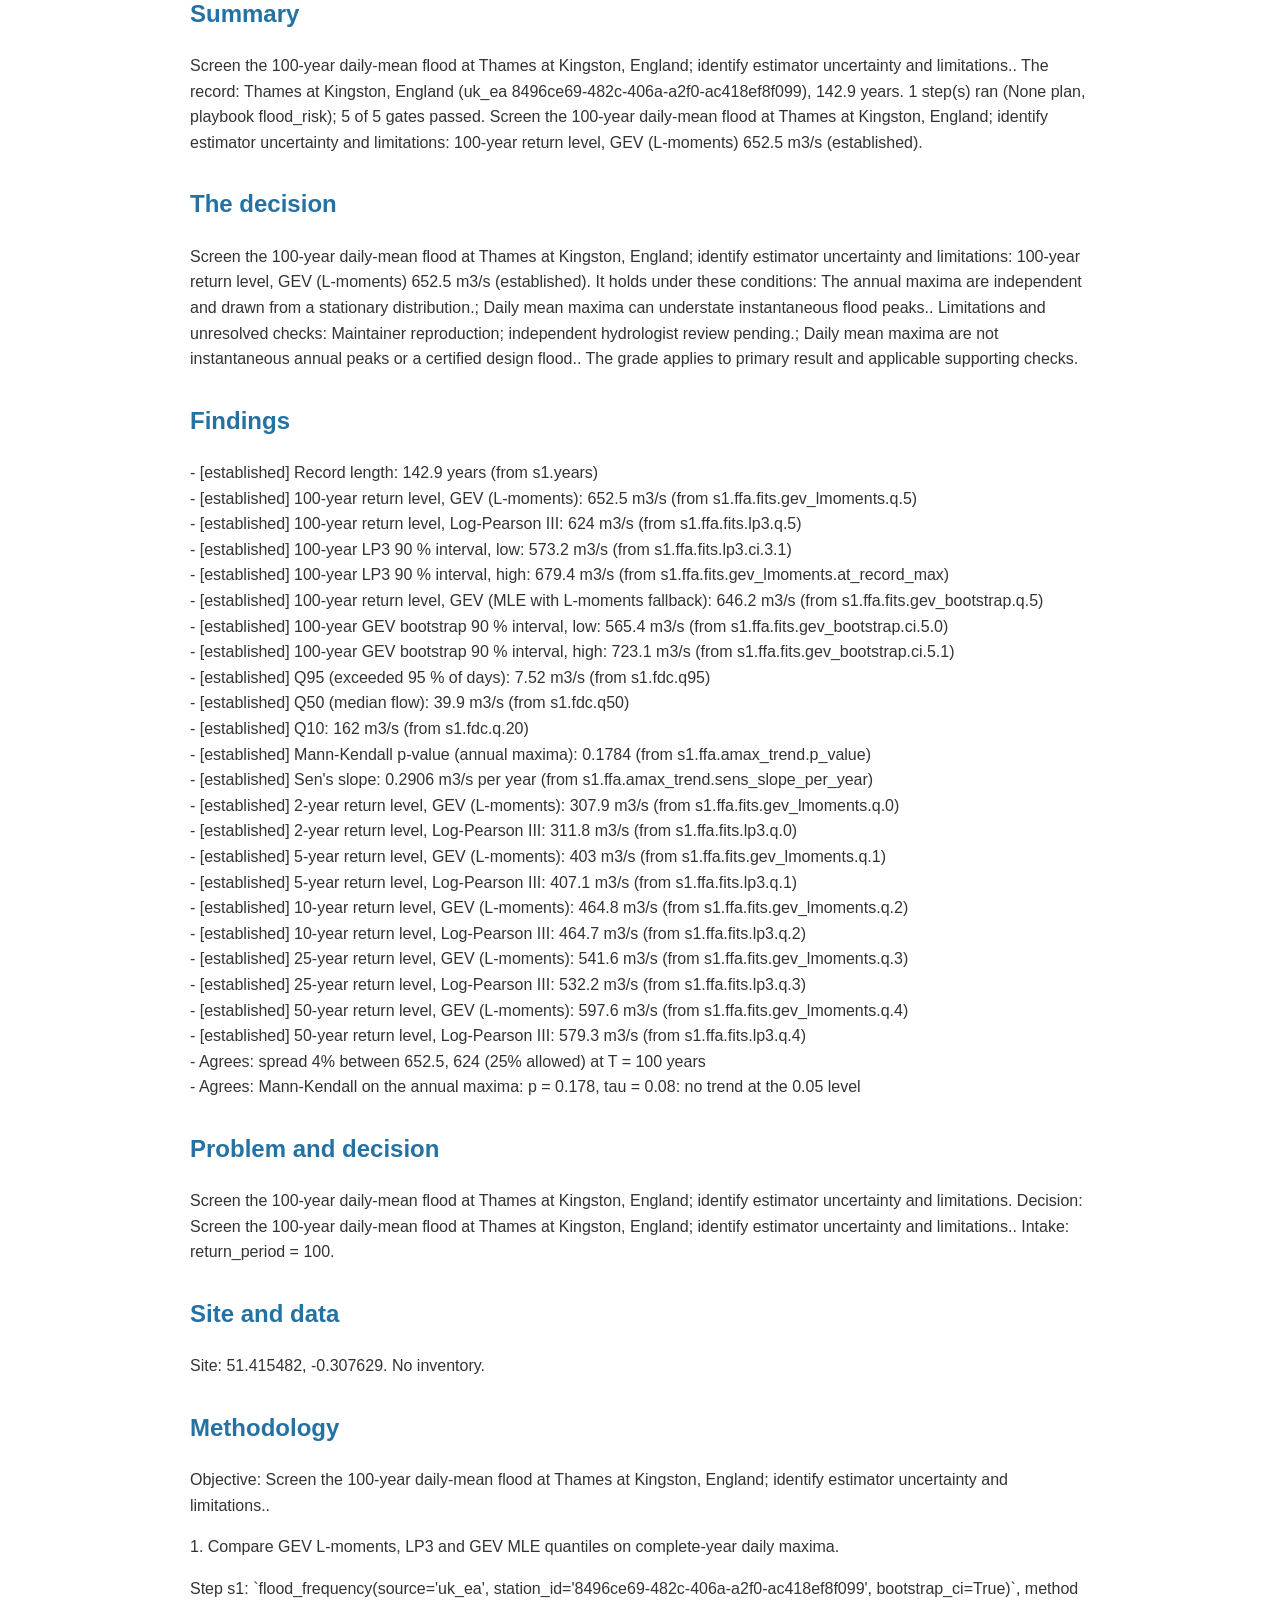
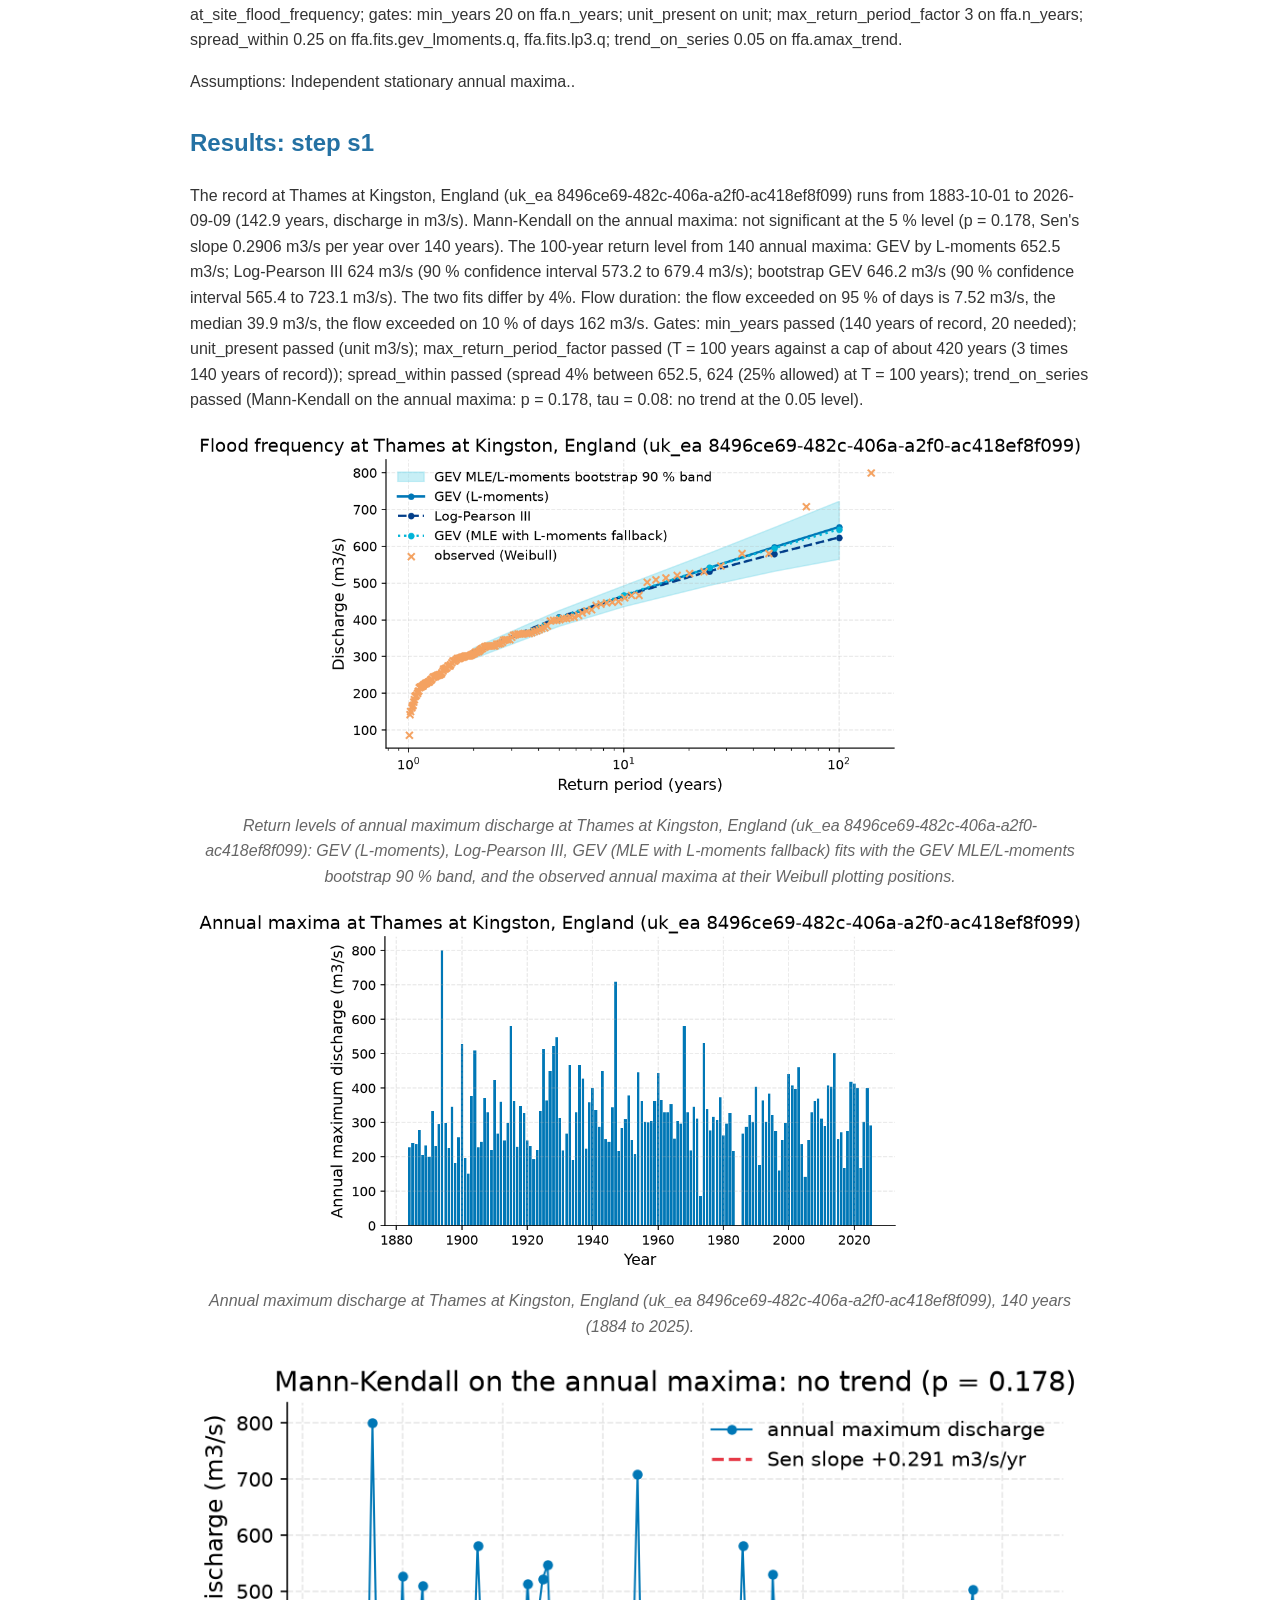
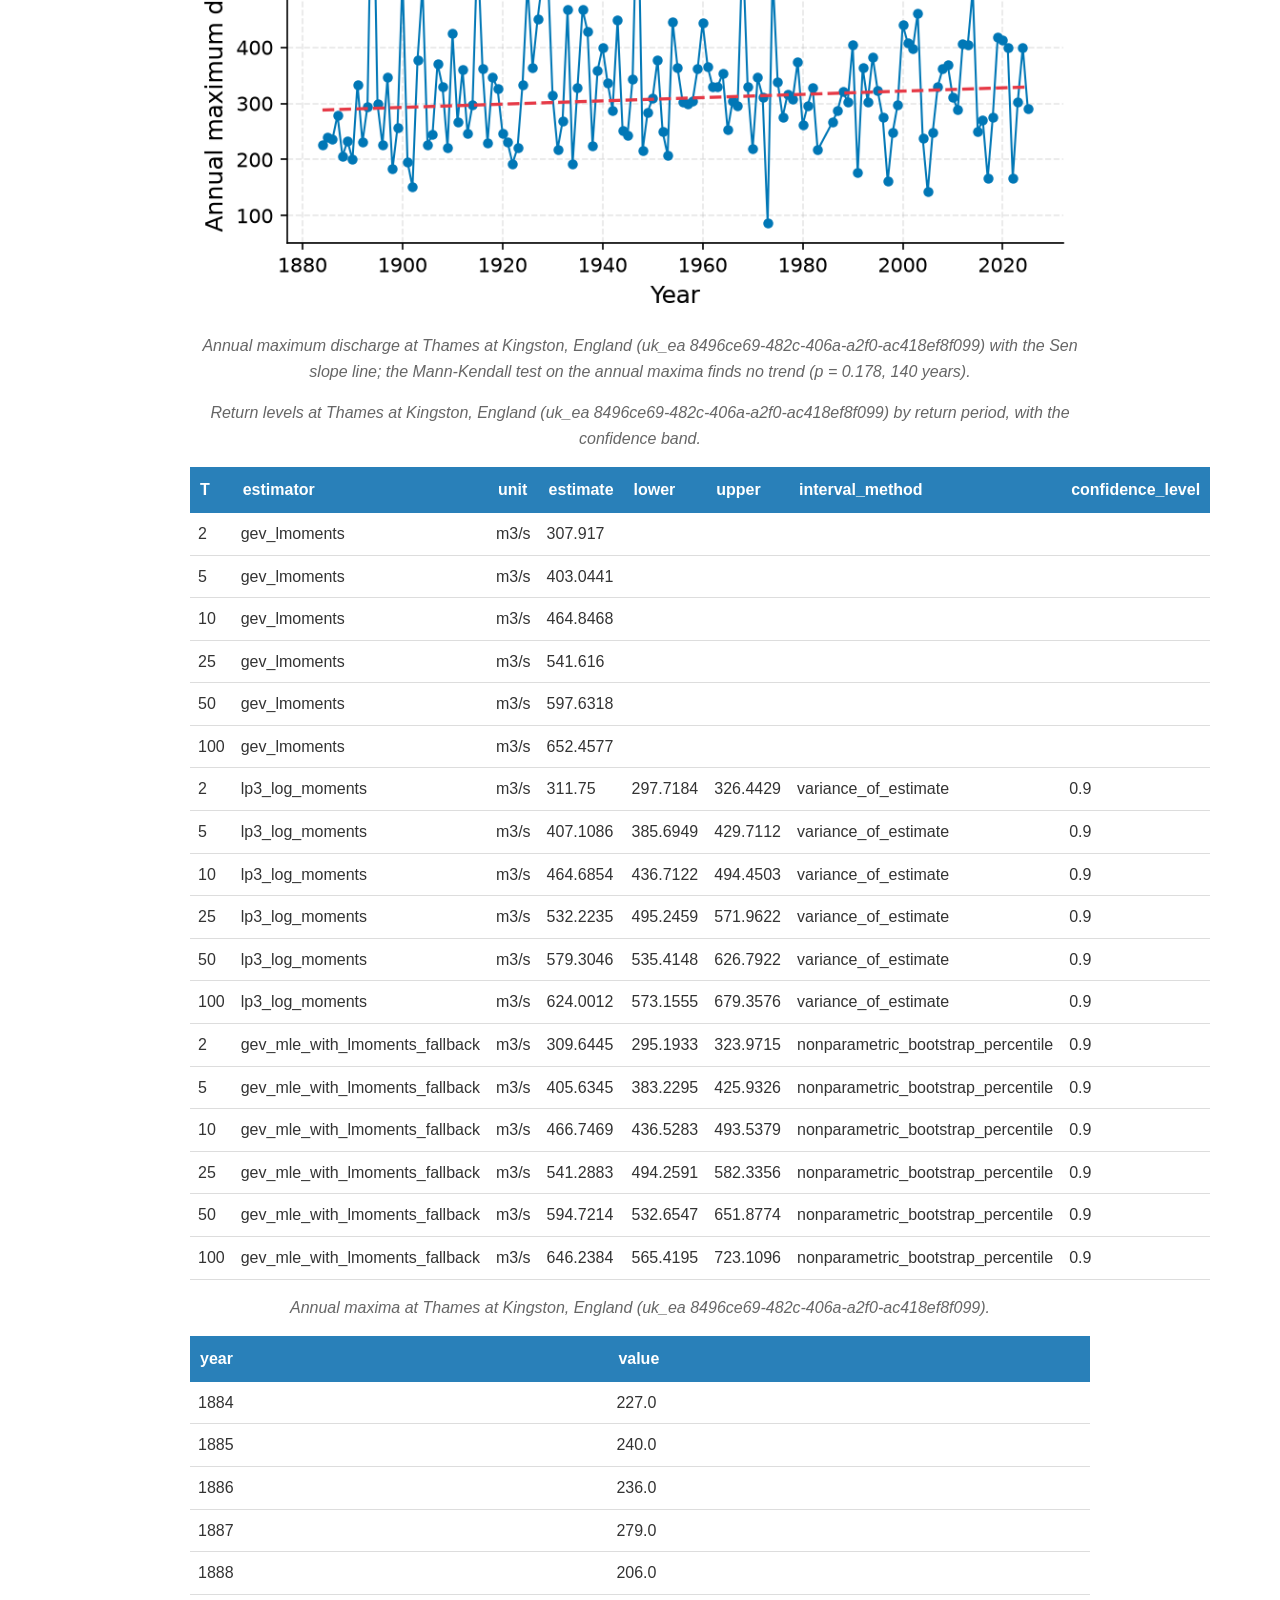
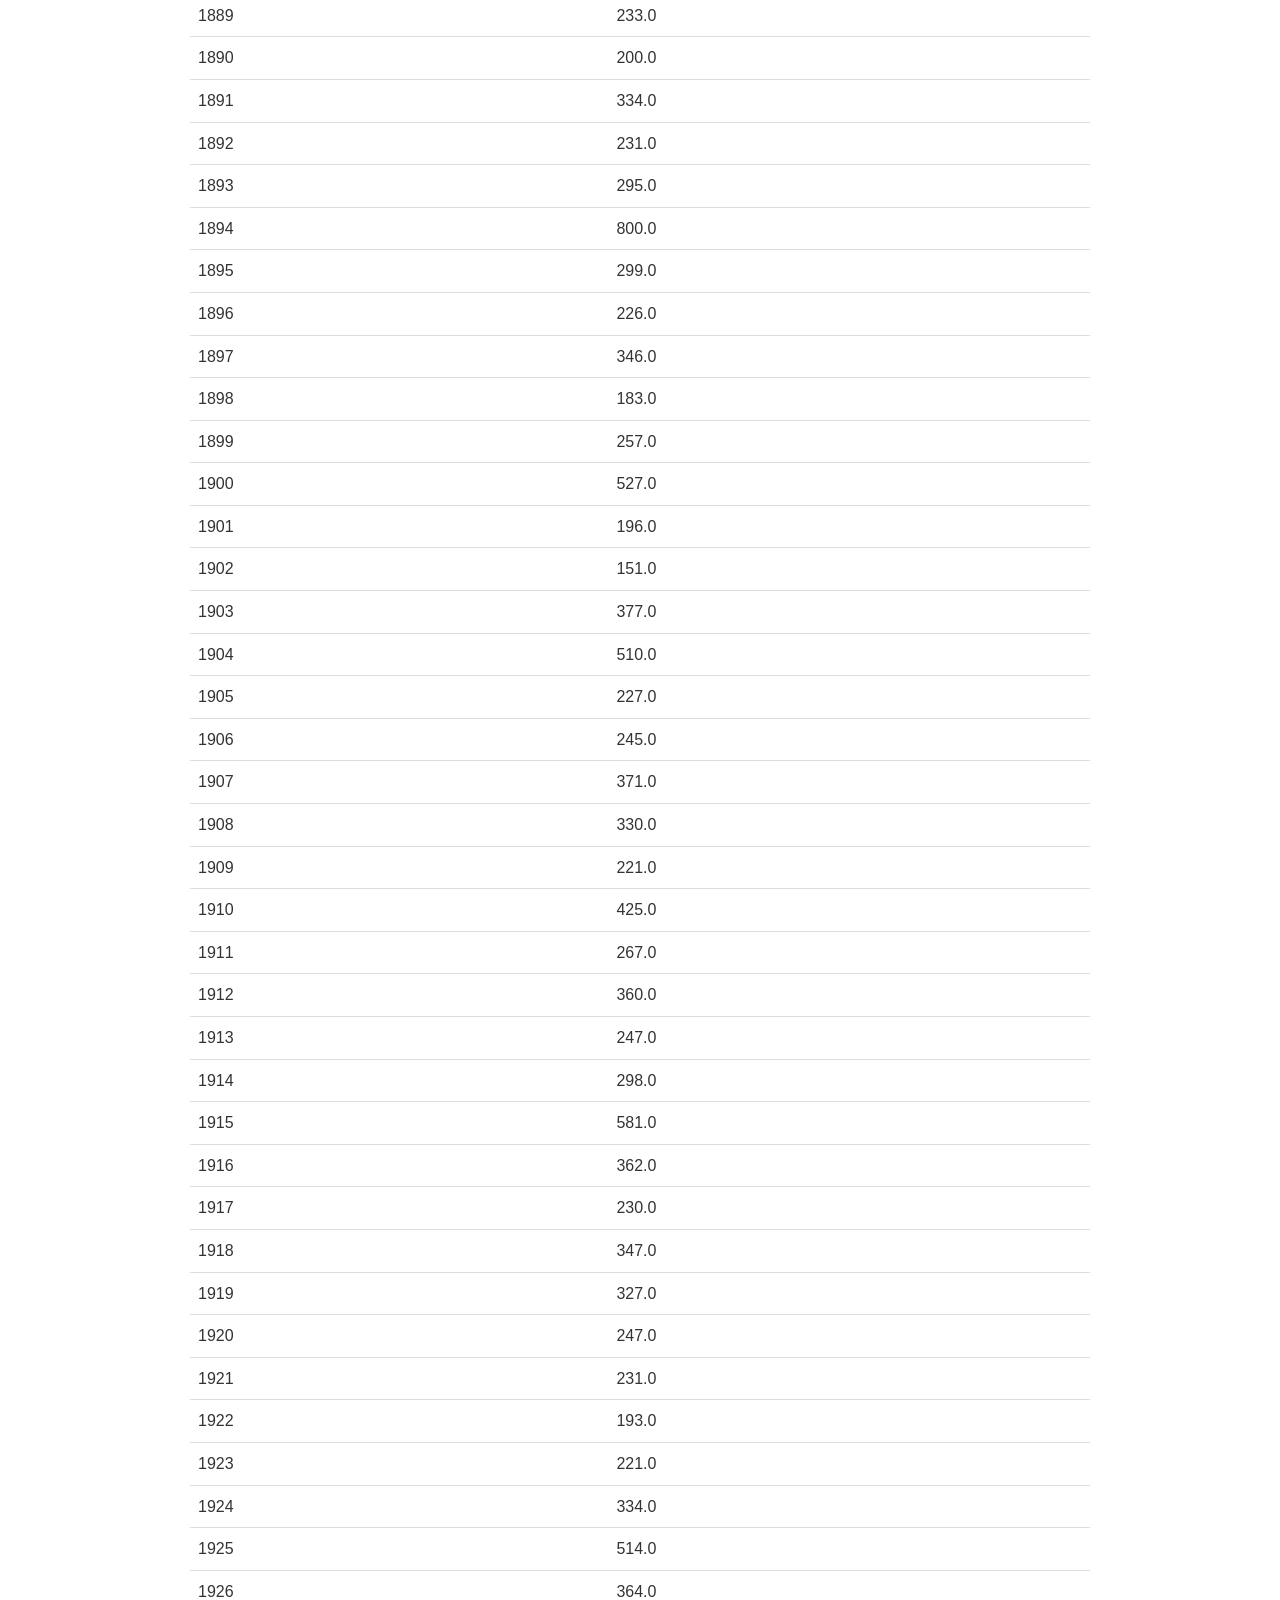
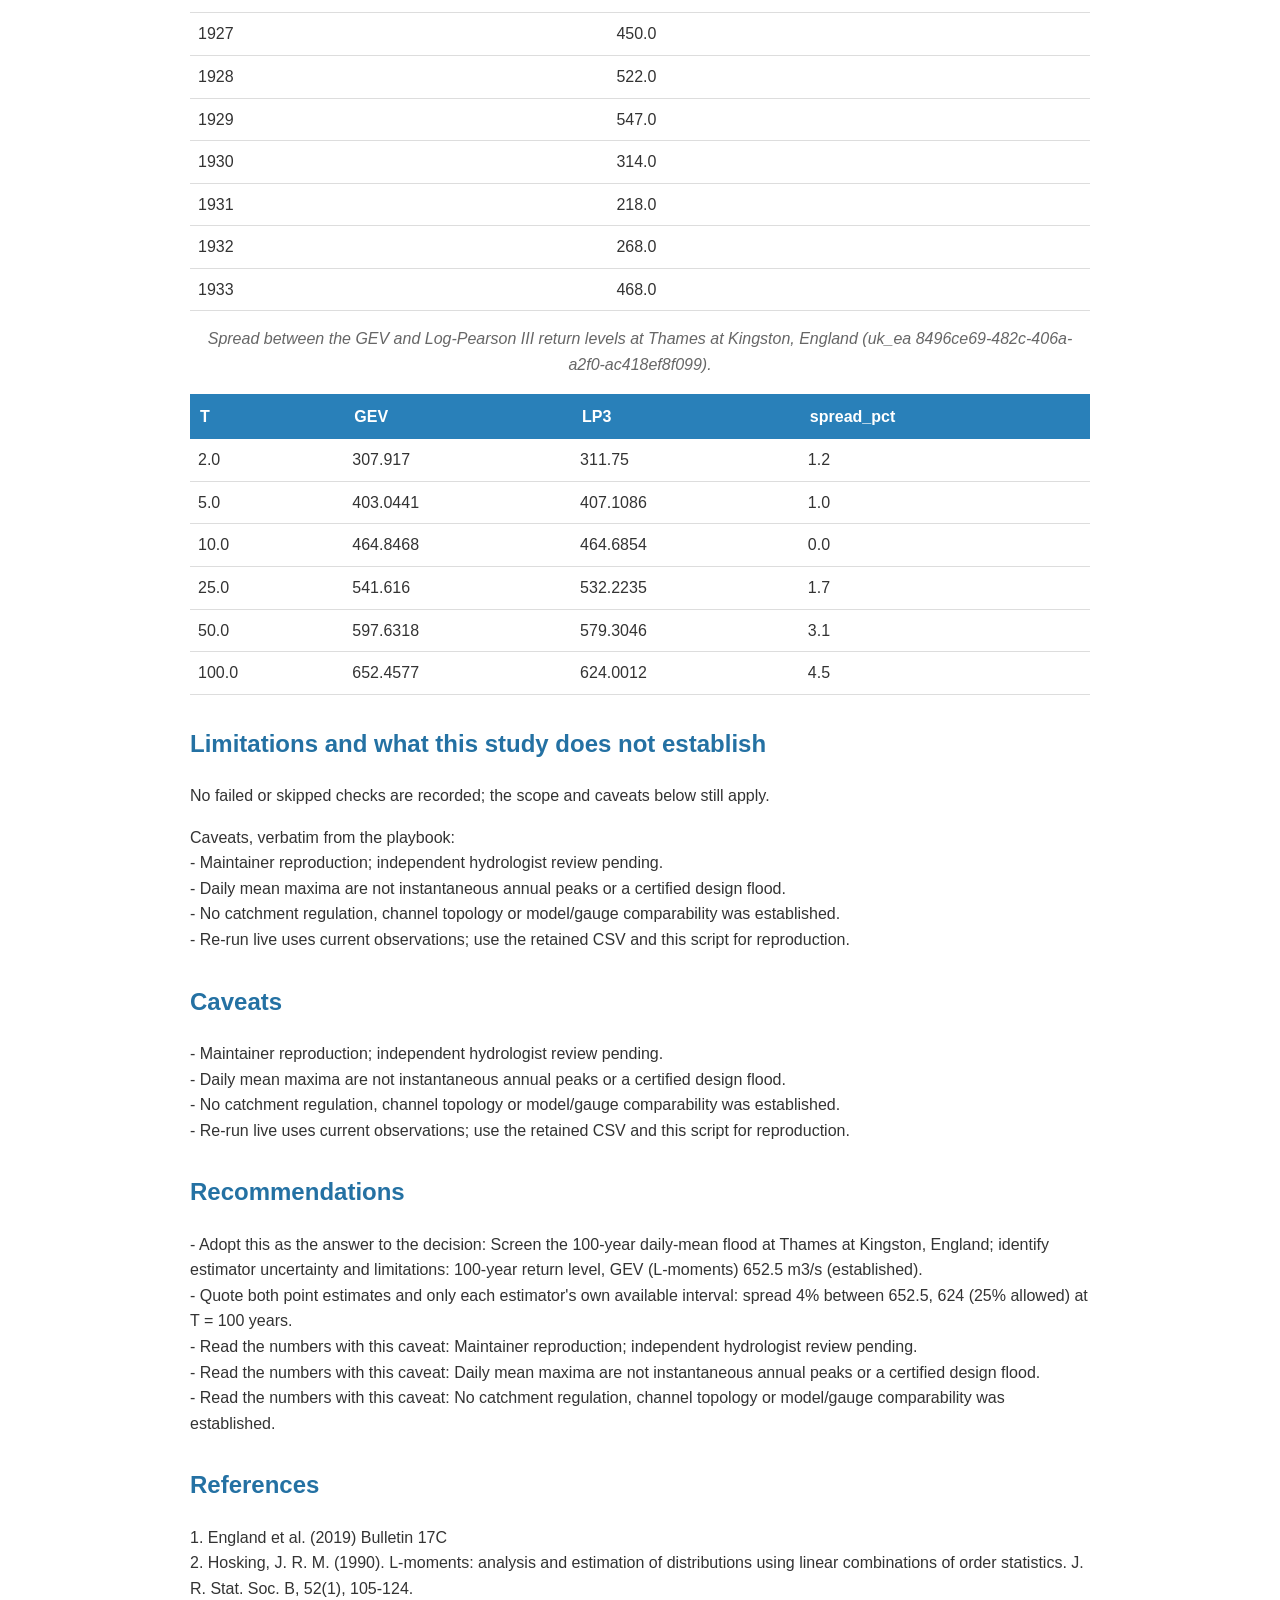
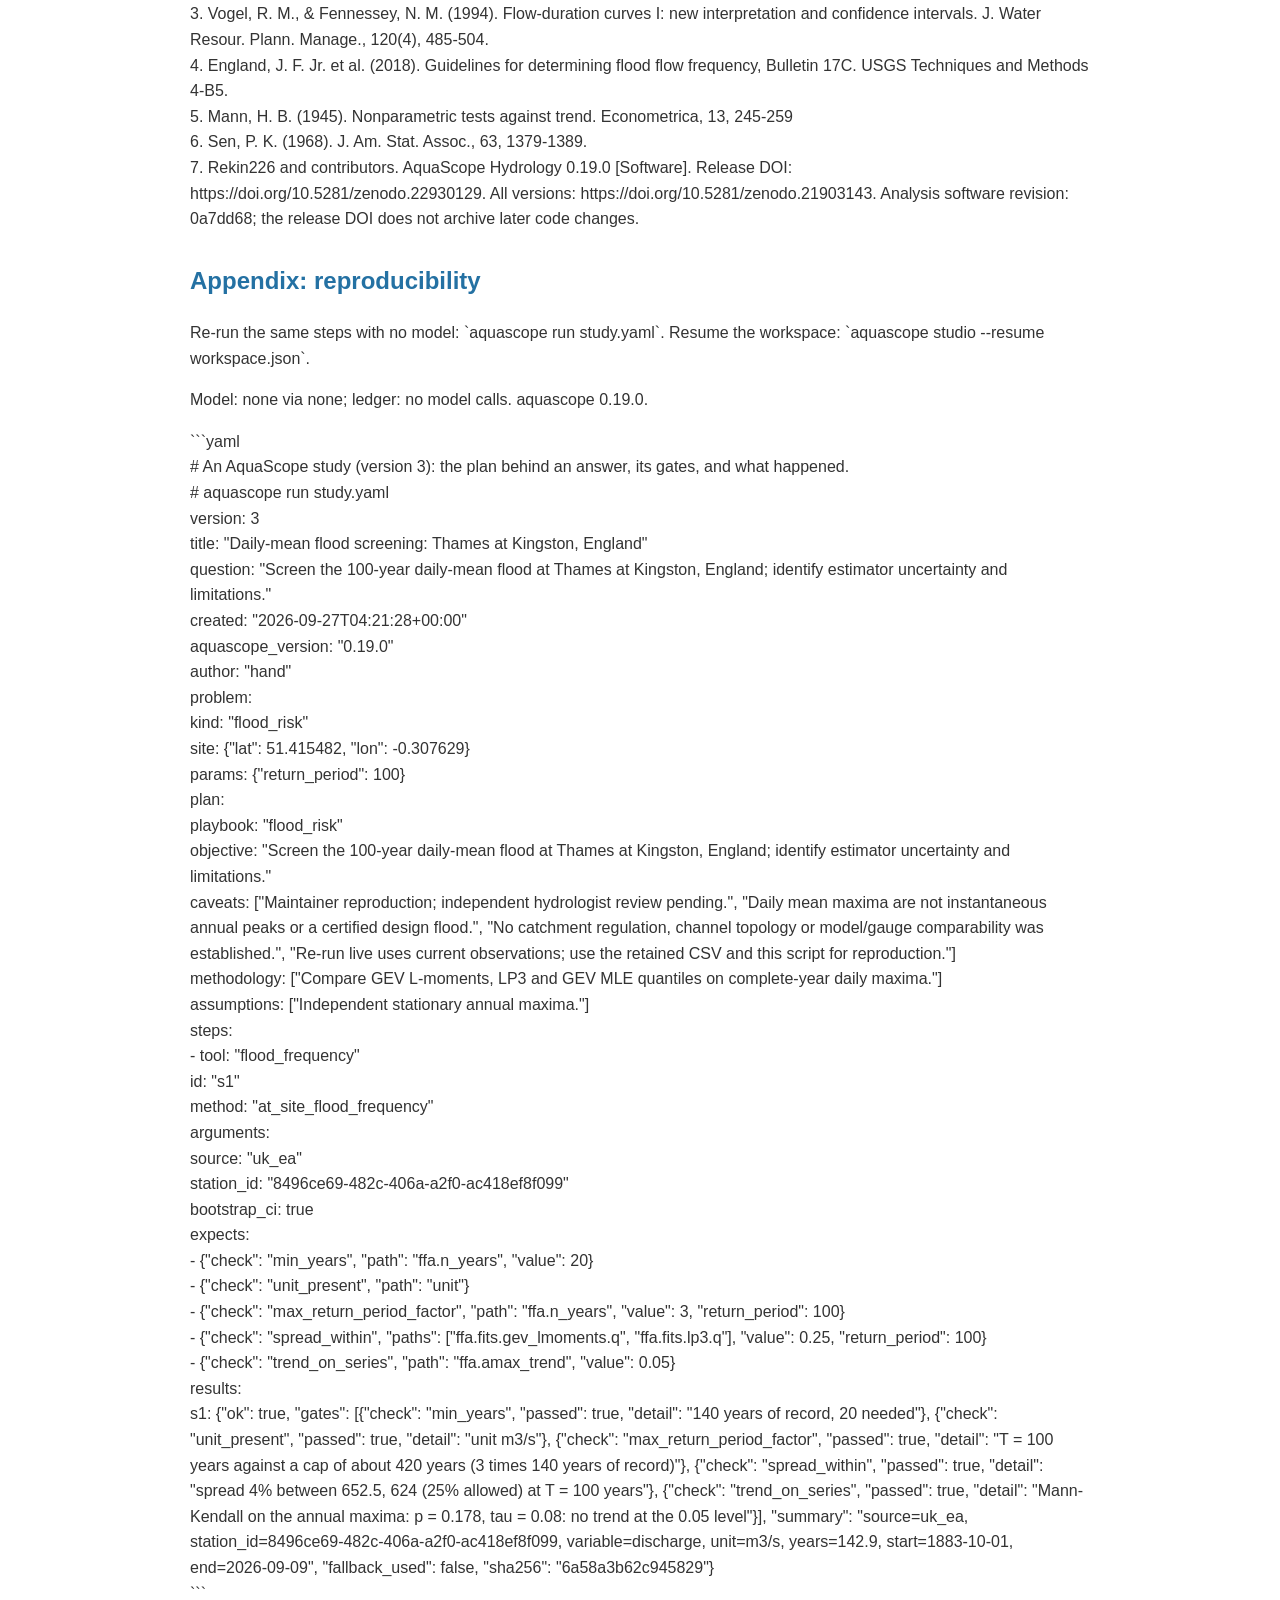
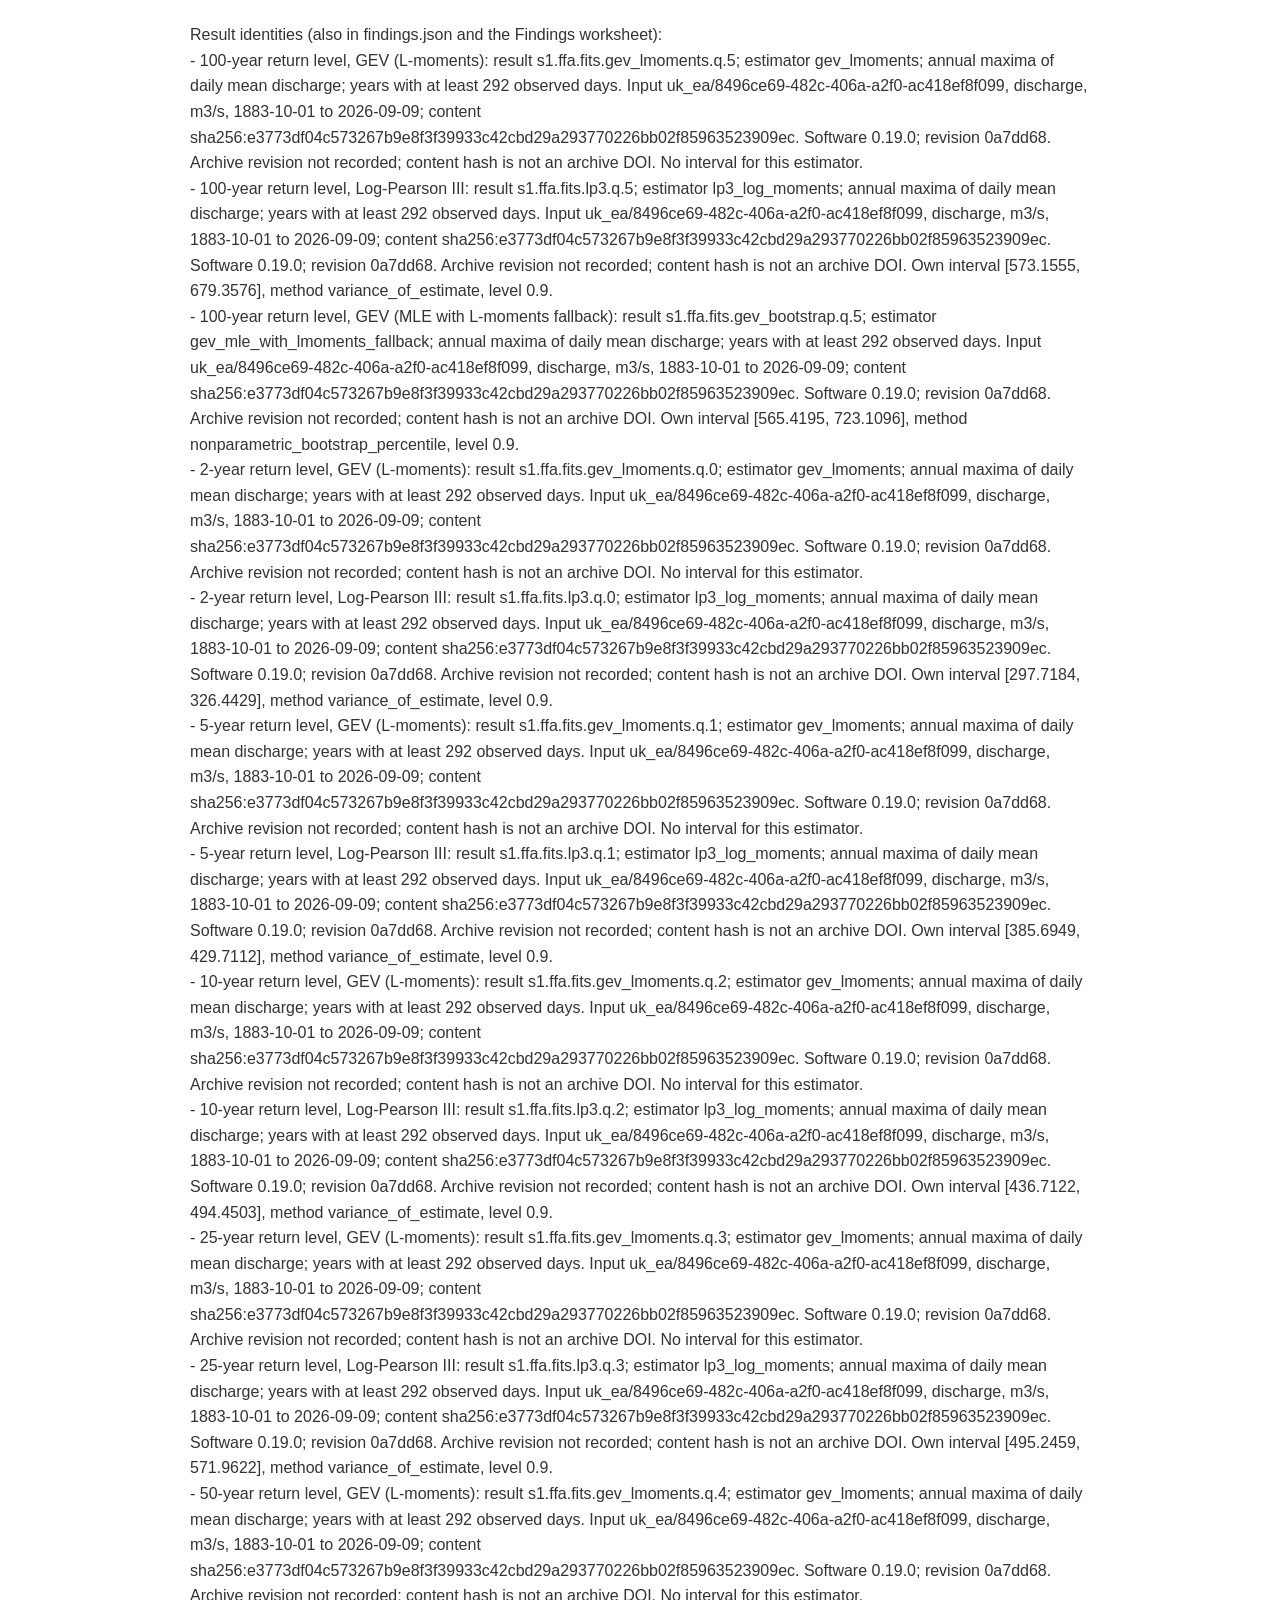
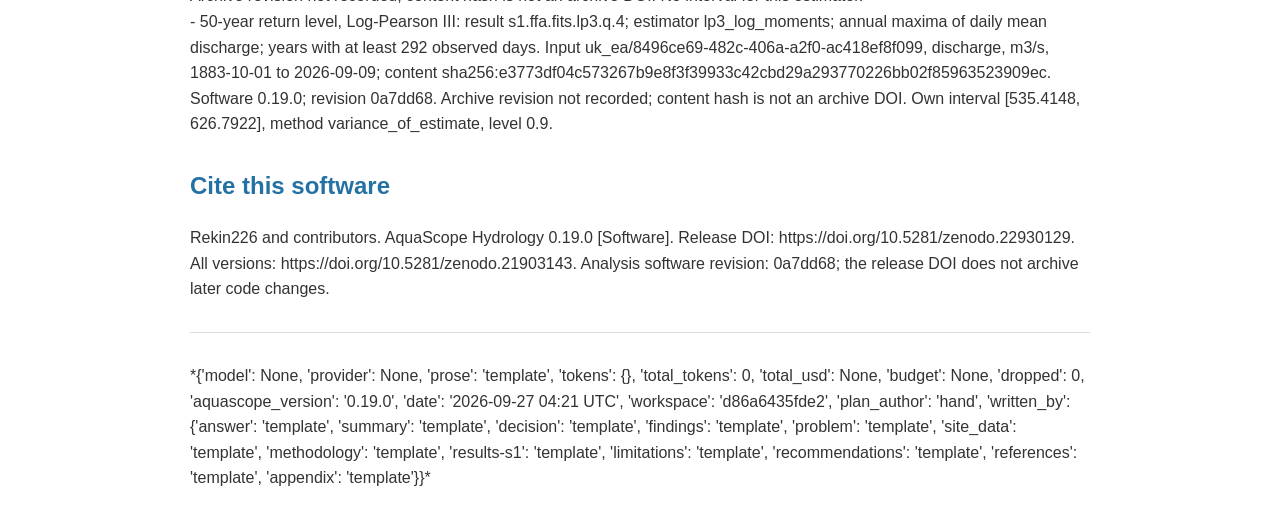
<file: explorer/showcase/studies/reference-kingston-uk/report.html>
<!DOCTYPE html>
<html lang="en">
<head>
  <meta charset="UTF-8">
  <meta name="viewport" content="width=device-width, initial-scale=1.0">
  <title>Screen the 100-year daily-mean flood at Thames at Kingston, England; identify es (51.415482, -0.307629)</title>
  <style>
body {
    font-family: 'Segoe UI', Tahoma, Geneva, Verdana, sans-serif;
    max-width: 900px;
    margin: 0 auto;
    padding: 20px;
    color: #333;
    line-height: 1.6;
}
h1 {
    color: #1a5276;
    border-bottom: 2px solid #2980b9;
    padding-bottom: 10px;
}
h2 {
    color: #2471a3;
    margin-top: 30px;
}
h3 {
    color: #2e86c1;
    margin-top: 20px;
}
h4 {
    color: #3498db;
    margin-top: 15px;
}
table {
    border-collapse: collapse;
    width: 100%;
    margin: 15px 0;
}
th {
    background-color: #2980b9;
    color: white;
    padding: 10px;
    text-align: left;
}
td {
    padding: 8px;
    border-bottom: 1px solid #ddd;
}
tr:hover {
    background-color: #f5f5f5;
}
.metric {
    display: inline-block;
    background: #eaf2f8;
    border-radius: 8px;
    padding: 15px;
    margin: 5px;
    min-width: 150px;
    text-align: center;
}
.metric-value {
    font-size: 24px;
    font-weight: bold;
    color: #2980b9;
}
.metric-name {
    font-size: 12px;
    color: #666;
}
.metric-unit {
    font-size: 12px;
    color: #999;
}
.metric-exceeded {
    color: #e74c3c;
}
.alert-critical {
    color: #e74c3c;
    font-weight: bold;
}
.alert-high {
    color: #e67e22;
    font-weight: bold;
}
.alert-warning {
    color: #f39c12;
}
.alert-medium {
    color: #f39c12;
}
.alert-low {
    color: #27ae60;
}
.figure-caption {
    text-align: center;
    font-style: italic;
    color: #666;
    margin-top: 5px;
}
img {
    max-width: 100%;
    height: auto;
    display: block;
    margin: 10px auto;
}
hr {
    border: none;
    border-top: 1px solid #ddd;
    margin: 30px 0;
}
.toc {
    background: #f8f9fa;
    border: 1px solid #dee2e6;
    border-radius: 5px;
    padding: 15px 25px;
    margin: 20px 0;
}
.toc ul {
    list-style-type: none;
    padding-left: 15px;
}
.toc > ul {
    padding-left: 0;
}
.toc a {
    color: #2471a3;
    text-decoration: none;
}
.toc a:hover {
    text-decoration: underline;
}
.report-meta {
    color: #666;
    font-size: 14px;
    margin-bottom: 20px;
}
</style>
</head>
<body>
<h1>Screen the 100-year daily-mean flood at Thames at Kingston, England; identify es (51.415482, -0.307629)</h1>
<div class="report-meta"><strong>Author:</strong> AquaScope Studio<br>
<strong>Date:</strong> 2026-09-27<br>
<strong>Description:</strong> Screen the 100-year daily-mean flood at Thames at Kingston, England; identify estimator uncertainty and limitations.<br>
<strong>Version:</strong> 1.0</div>
<p><strong>Site:</strong> 51.4155 N, 0.3076 W</p>
<p><strong>Answer.</strong> Screen the 100-year daily-mean flood at Thames at Kingston, England; identify estimator uncertainty and limitations: 100-year return level, GEV (L-moments) 652.5 m3/s (established). The 100-year return level from 140 annual maxima: GEV by L-moments 652.5 m3/s; Log-Pearson III 624 m3/s (90 % confidence interval 573.2 to 679.4 m3/s); bootstrap GEV 646.2 m3/s (90 % confidence interval 565.4 to 723.1 m3/s). Mann-Kendall on the annual maxima: not significant at the 5 % level (p = 0.178, Sen&#x27;s slope 0.2906 m3/s per year over 140 years). The record at Thames at Kingston, England (uk_ea 8496ce69-482c-406a-a2f0-ac418ef8f099) runs from 1883-10-01 to 2026-09-09 (142.9 years, discharge in m3/s). The two fits differ by 4%.</p>
<p class="figure-caption">Key numbers</p>
<table>
<thead><tr>
  <th>Quantity</th>
  <th>Value</th>
  <th>Unit</th>
  <th>Step</th>
</tr></thead><tbody>
<tr>
  <td>Record length</td>
  <td>142.9</td>
  <td>years</td>
  <td>s1</td>
</tr>
<tr>
  <td>100-year return level, GEV (L-moments)</td>
  <td>652.5</td>
  <td>m3/s</td>
  <td>s1</td>
</tr>
<tr>
  <td>100-year return level, Log-Pearson III</td>
  <td>624.0</td>
  <td>m3/s</td>
  <td>s1</td>
</tr>
<tr>
  <td>100-year LP3 90 % interval, low</td>
  <td>573.2</td>
  <td>m3/s</td>
  <td>s1</td>
</tr>
<tr>
  <td>100-year LP3 90 % interval, high</td>
  <td>679.4</td>
  <td>m3/s</td>
  <td>s1</td>
</tr>
<tr>
  <td>100-year return level, GEV (MLE with L-moments fallback)</td>
  <td>646.2</td>
  <td>m3/s</td>
  <td>s1</td>
</tr>
<tr>
  <td>100-year GEV bootstrap 90 % interval, low</td>
  <td>565.4</td>
  <td>m3/s</td>
  <td>s1</td>
</tr>
<tr>
  <td>100-year GEV bootstrap 90 % interval, high</td>
  <td>723.1</td>
  <td>m3/s</td>
  <td>s1</td>
</tr>
<tr>
  <td>Q95 (exceeded 95 % of days)</td>
  <td>7.52</td>
  <td>m3/s</td>
  <td>s1</td>
</tr>
<tr>
  <td>Q50 (median flow)</td>
  <td>39.9</td>
  <td>m3/s</td>
  <td>s1</td>
</tr>
<tr>
  <td>Q10</td>
  <td>162.0</td>
  <td>m3/s</td>
  <td>s1</td>
</tr>
<tr>
  <td>Mann-Kendall p-value (annual maxima)</td>
  <td>0.1784</td>
  <td></td>
  <td>s1</td>
</tr>
<tr>
  <td>Sen&#x27;s slope</td>
  <td>0.2906</td>
  <td>m3/s per year</td>
  <td>s1</td>
</tr>
<tr>
  <td>2-year return level, GEV (L-moments)</td>
  <td>307.9</td>
  <td>m3/s</td>
  <td>s1</td>
</tr>
<tr>
  <td>2-year return level, Log-Pearson III</td>
  <td>311.8</td>
  <td>m3/s</td>
  <td>s1</td>
</tr>
<tr>
  <td>5-year return level, GEV (L-moments)</td>
  <td>403.0</td>
  <td>m3/s</td>
  <td>s1</td>
</tr>
<tr>
  <td>5-year return level, Log-Pearson III</td>
  <td>407.1</td>
  <td>m3/s</td>
  <td>s1</td>
</tr>
<tr>
  <td>10-year return level, GEV (L-moments)</td>
  <td>464.8</td>
  <td>m3/s</td>
  <td>s1</td>
</tr>
<tr>
  <td>10-year return level, Log-Pearson III</td>
  <td>464.7</td>
  <td>m3/s</td>
  <td>s1</td>
</tr>
<tr>
  <td>25-year return level, GEV (L-moments)</td>
  <td>541.6</td>
  <td>m3/s</td>
  <td>s1</td>
</tr>
<tr>
  <td>25-year return level, Log-Pearson III</td>
  <td>532.2</td>
  <td>m3/s</td>
  <td>s1</td>
</tr>
<tr>
  <td>50-year return level, GEV (L-moments)</td>
  <td>597.6</td>
  <td>m3/s</td>
  <td>s1</td>
</tr>
<tr>
  <td>50-year return level, Log-Pearson III</td>
  <td>579.3</td>
  <td>m3/s</td>
  <td>s1</td>
</tr>
</tbody></table>
<h2 id="summary">Summary</h2>
<p>Screen the 100-year daily-mean flood at Thames at Kingston, England; identify estimator uncertainty and limitations.. The record: Thames at Kingston, England (uk_ea 8496ce69-482c-406a-a2f0-ac418ef8f099), 142.9 years. 1 step(s) ran (None plan, playbook flood_risk); 5 of 5 gates passed. Screen the 100-year daily-mean flood at Thames at Kingston, England; identify estimator uncertainty and limitations: 100-year return level, GEV (L-moments) 652.5 m3/s (established).</p>
<h2 id="the-decision">The decision</h2>
<p>Screen the 100-year daily-mean flood at Thames at Kingston, England; identify estimator uncertainty and limitations: 100-year return level, GEV (L-moments) 652.5 m3/s (established). It holds under these conditions: The annual maxima are independent and drawn from a stationary distribution.; Daily mean maxima can understate instantaneous flood peaks.. Limitations and unresolved checks: Maintainer reproduction; independent hydrologist review pending.; Daily mean maxima are not instantaneous annual peaks or a certified design flood.. The grade applies to primary result and applicable supporting checks.</p>
<h2 id="findings">Findings</h2>
<p>- [established] Record length: 142.9 years (from s1.years)<br>
- [established] 100-year return level, GEV (L-moments): 652.5 m3/s (from s1.ffa.fits.gev_lmoments.q.5)<br>
- [established] 100-year return level, Log-Pearson III: 624 m3/s (from s1.ffa.fits.lp3.q.5)<br>
- [established] 100-year LP3 90 % interval, low: 573.2 m3/s (from s1.ffa.fits.lp3.ci.3.1)<br>
- [established] 100-year LP3 90 % interval, high: 679.4 m3/s (from s1.ffa.fits.gev_lmoments.at_record_max)<br>
- [established] 100-year return level, GEV (MLE with L-moments fallback): 646.2 m3/s (from s1.ffa.fits.gev_bootstrap.q.5)<br>
- [established] 100-year GEV bootstrap 90 % interval, low: 565.4 m3/s (from s1.ffa.fits.gev_bootstrap.ci.5.0)<br>
- [established] 100-year GEV bootstrap 90 % interval, high: 723.1 m3/s (from s1.ffa.fits.gev_bootstrap.ci.5.1)<br>
- [established] Q95 (exceeded 95 % of days): 7.52 m3/s (from s1.fdc.q95)<br>
- [established] Q50 (median flow): 39.9 m3/s (from s1.fdc.q50)<br>
- [established] Q10: 162 m3/s (from s1.fdc.q.20)<br>
- [established] Mann-Kendall p-value (annual maxima): 0.1784 (from s1.ffa.amax_trend.p_value)<br>
- [established] Sen&#x27;s slope: 0.2906 m3/s per year (from s1.ffa.amax_trend.sens_slope_per_year)<br>
- [established] 2-year return level, GEV (L-moments): 307.9 m3/s (from s1.ffa.fits.gev_lmoments.q.0)<br>
- [established] 2-year return level, Log-Pearson III: 311.8 m3/s (from s1.ffa.fits.lp3.q.0)<br>
- [established] 5-year return level, GEV (L-moments): 403 m3/s (from s1.ffa.fits.gev_lmoments.q.1)<br>
- [established] 5-year return level, Log-Pearson III: 407.1 m3/s (from s1.ffa.fits.lp3.q.1)<br>
- [established] 10-year return level, GEV (L-moments): 464.8 m3/s (from s1.ffa.fits.gev_lmoments.q.2)<br>
- [established] 10-year return level, Log-Pearson III: 464.7 m3/s (from s1.ffa.fits.lp3.q.2)<br>
- [established] 25-year return level, GEV (L-moments): 541.6 m3/s (from s1.ffa.fits.gev_lmoments.q.3)<br>
- [established] 25-year return level, Log-Pearson III: 532.2 m3/s (from s1.ffa.fits.lp3.q.3)<br>
- [established] 50-year return level, GEV (L-moments): 597.6 m3/s (from s1.ffa.fits.gev_lmoments.q.4)<br>
- [established] 50-year return level, Log-Pearson III: 579.3 m3/s (from s1.ffa.fits.lp3.q.4)<br>
- Agrees: spread 4% between 652.5, 624 (25% allowed) at T = 100 years<br>
- Agrees: Mann-Kendall on the annual maxima: p = 0.178, tau = 0.08: no trend at the 0.05 level</p>
<h2 id="problem-and-decision">Problem and decision</h2>
<p>Screen the 100-year daily-mean flood at Thames at Kingston, England; identify estimator uncertainty and limitations. Decision: Screen the 100-year daily-mean flood at Thames at Kingston, England; identify estimator uncertainty and limitations.. Intake: return_period = 100.</p>
<h2 id="site-and-data">Site and data</h2>
<p>Site: 51.415482, -0.307629. No inventory.</p>
<h2 id="methodology">Methodology</h2>
<p>Objective: Screen the 100-year daily-mean flood at Thames at Kingston, England; identify estimator uncertainty and limitations..</p>
<p>1. Compare GEV L-moments, LP3 and GEV MLE quantiles on complete-year daily maxima.</p>
<p>Step s1: `flood_frequency(source=&#x27;uk_ea&#x27;, station_id=&#x27;8496ce69-482c-406a-a2f0-ac418ef8f099&#x27;, bootstrap_ci=True)`, method at_site_flood_frequency; gates: min_years 20 on ffa.n_years; unit_present on unit; max_return_period_factor 3 on ffa.n_years; spread_within 0.25 on ffa.fits.gev_lmoments.q, ffa.fits.lp3.q; trend_on_series 0.05 on ffa.amax_trend.</p>
<p>Assumptions: Independent stationary annual maxima..</p>
<h2 id="results-step-s1">Results: step s1</h2>
<p>The record at Thames at Kingston, England (uk_ea 8496ce69-482c-406a-a2f0-ac418ef8f099) runs from 1883-10-01 to 2026-09-09 (142.9 years, discharge in m3/s). Mann-Kendall on the annual maxima: not significant at the 5 % level (p = 0.178, Sen&#x27;s slope 0.2906 m3/s per year over 140 years). The 100-year return level from 140 annual maxima: GEV by L-moments 652.5 m3/s; Log-Pearson III 624 m3/s (90 % confidence interval 573.2 to 679.4 m3/s); bootstrap GEV 646.2 m3/s (90 % confidence interval 565.4 to 723.1 m3/s). The two fits differ by 4%. Flow duration: the flow exceeded on 95 % of days is 7.52 m3/s, the median 39.9 m3/s, the flow exceeded on 10 % of days 162 m3/s. Gates: min_years passed (140 years of record, 20 needed); unit_present passed (unit m3/s); max_return_period_factor passed (T = 100 years against a cap of about 420 years (3 times 140 years of record)); spread_within passed (spread 4% between 652.5, 624 (25% allowed) at T = 100 years); trend_on_series passed (Mann-Kendall on the annual maxima: p = 0.178, tau = 0.08: no trend at the 0.05 level).</p>
<img src="[data-uri]" alt="Return levels of annual maximum discharge at Thames at Kingston, England (uk_ea 8496ce69-482c-406a-a2f0-ac418ef8f099): GEV (L-moments), Log-Pearson III, GEV (MLE with L-moments fallback) fits with the GEV MLE/L-moments bootstrap 90 % band, and the observed annual maxima at their Weibull plotting positions.">
<p class="figure-caption">Return levels of annual maximum discharge at Thames at Kingston, England (uk_ea 8496ce69-482c-406a-a2f0-ac418ef8f099): GEV (L-moments), Log-Pearson III, GEV (MLE with L-moments fallback) fits with the GEV MLE/L-moments bootstrap 90 % band, and the observed annual maxima at their Weibull plotting positions.</p>
<img src="[data-uri]" alt="Annual maximum discharge at Thames at Kingston, England (uk_ea 8496ce69-482c-406a-a2f0-ac418ef8f099), 140 years (1884 to 2025).">
<p class="figure-caption">Annual maximum discharge at Thames at Kingston, England (uk_ea 8496ce69-482c-406a-a2f0-ac418ef8f099), 140 years (1884 to 2025).</p>
<img src="[data-uri]" alt="Annual maximum discharge at Thames at Kingston, England (uk_ea 8496ce69-482c-406a-a2f0-ac418ef8f099) with the Sen slope line; the Mann-Kendall test on the annual maxima finds no trend (p = 0.178, 140 years).">
<p class="figure-caption">Annual maximum discharge at Thames at Kingston, England (uk_ea 8496ce69-482c-406a-a2f0-ac418ef8f099) with the Sen slope line; the Mann-Kendall test on the annual maxima finds no trend (p = 0.178, 140 years).</p>
<p class="figure-caption">Return levels at Thames at Kingston, England (uk_ea 8496ce69-482c-406a-a2f0-ac418ef8f099) by return period, with the confidence band.</p>
<table>
<thead><tr>
  <th>T</th>
  <th>estimator</th>
  <th>unit</th>
  <th>estimate</th>
  <th>lower</th>
  <th>upper</th>
  <th>interval_method</th>
  <th>confidence_level</th>
</tr></thead><tbody>
<tr>
  <td>2</td>
  <td>gev_lmoments</td>
  <td>m3/s</td>
  <td>307.917</td>
  <td></td>
  <td></td>
  <td></td>
  <td></td>
</tr>
<tr>
  <td>5</td>
  <td>gev_lmoments</td>
  <td>m3/s</td>
  <td>403.0441</td>
  <td></td>
  <td></td>
  <td></td>
  <td></td>
</tr>
<tr>
  <td>10</td>
  <td>gev_lmoments</td>
  <td>m3/s</td>
  <td>464.8468</td>
  <td></td>
  <td></td>
  <td></td>
  <td></td>
</tr>
<tr>
  <td>25</td>
  <td>gev_lmoments</td>
  <td>m3/s</td>
  <td>541.616</td>
  <td></td>
  <td></td>
  <td></td>
  <td></td>
</tr>
<tr>
  <td>50</td>
  <td>gev_lmoments</td>
  <td>m3/s</td>
  <td>597.6318</td>
  <td></td>
  <td></td>
  <td></td>
  <td></td>
</tr>
<tr>
  <td>100</td>
  <td>gev_lmoments</td>
  <td>m3/s</td>
  <td>652.4577</td>
  <td></td>
  <td></td>
  <td></td>
  <td></td>
</tr>
<tr>
  <td>2</td>
  <td>lp3_log_moments</td>
  <td>m3/s</td>
  <td>311.75</td>
  <td>297.7184</td>
  <td>326.4429</td>
  <td>variance_of_estimate</td>
  <td>0.9</td>
</tr>
<tr>
  <td>5</td>
  <td>lp3_log_moments</td>
  <td>m3/s</td>
  <td>407.1086</td>
  <td>385.6949</td>
  <td>429.7112</td>
  <td>variance_of_estimate</td>
  <td>0.9</td>
</tr>
<tr>
  <td>10</td>
  <td>lp3_log_moments</td>
  <td>m3/s</td>
  <td>464.6854</td>
  <td>436.7122</td>
  <td>494.4503</td>
  <td>variance_of_estimate</td>
  <td>0.9</td>
</tr>
<tr>
  <td>25</td>
  <td>lp3_log_moments</td>
  <td>m3/s</td>
  <td>532.2235</td>
  <td>495.2459</td>
  <td>571.9622</td>
  <td>variance_of_estimate</td>
  <td>0.9</td>
</tr>
<tr>
  <td>50</td>
  <td>lp3_log_moments</td>
  <td>m3/s</td>
  <td>579.3046</td>
  <td>535.4148</td>
  <td>626.7922</td>
  <td>variance_of_estimate</td>
  <td>0.9</td>
</tr>
<tr>
  <td>100</td>
  <td>lp3_log_moments</td>
  <td>m3/s</td>
  <td>624.0012</td>
  <td>573.1555</td>
  <td>679.3576</td>
  <td>variance_of_estimate</td>
  <td>0.9</td>
</tr>
<tr>
  <td>2</td>
  <td>gev_mle_with_lmoments_fallback</td>
  <td>m3/s</td>
  <td>309.6445</td>
  <td>295.1933</td>
  <td>323.9715</td>
  <td>nonparametric_bootstrap_percentile</td>
  <td>0.9</td>
</tr>
<tr>
  <td>5</td>
  <td>gev_mle_with_lmoments_fallback</td>
  <td>m3/s</td>
  <td>405.6345</td>
  <td>383.2295</td>
  <td>425.9326</td>
  <td>nonparametric_bootstrap_percentile</td>
  <td>0.9</td>
</tr>
<tr>
  <td>10</td>
  <td>gev_mle_with_lmoments_fallback</td>
  <td>m3/s</td>
  <td>466.7469</td>
  <td>436.5283</td>
  <td>493.5379</td>
  <td>nonparametric_bootstrap_percentile</td>
  <td>0.9</td>
</tr>
<tr>
  <td>25</td>
  <td>gev_mle_with_lmoments_fallback</td>
  <td>m3/s</td>
  <td>541.2883</td>
  <td>494.2591</td>
  <td>582.3356</td>
  <td>nonparametric_bootstrap_percentile</td>
  <td>0.9</td>
</tr>
<tr>
  <td>50</td>
  <td>gev_mle_with_lmoments_fallback</td>
  <td>m3/s</td>
  <td>594.7214</td>
  <td>532.6547</td>
  <td>651.8774</td>
  <td>nonparametric_bootstrap_percentile</td>
  <td>0.9</td>
</tr>
<tr>
  <td>100</td>
  <td>gev_mle_with_lmoments_fallback</td>
  <td>m3/s</td>
  <td>646.2384</td>
  <td>565.4195</td>
  <td>723.1096</td>
  <td>nonparametric_bootstrap_percentile</td>
  <td>0.9</td>
</tr>
</tbody></table>
<p class="figure-caption">Annual maxima at Thames at Kingston, England (uk_ea 8496ce69-482c-406a-a2f0-ac418ef8f099).</p>
<table>
<thead><tr>
  <th>year</th>
  <th>value</th>
</tr></thead><tbody>
<tr>
  <td>1884</td>
  <td>227.0</td>
</tr>
<tr>
  <td>1885</td>
  <td>240.0</td>
</tr>
<tr>
  <td>1886</td>
  <td>236.0</td>
</tr>
<tr>
  <td>1887</td>
  <td>279.0</td>
</tr>
<tr>
  <td>1888</td>
  <td>206.0</td>
</tr>
<tr>
  <td>1889</td>
  <td>233.0</td>
</tr>
<tr>
  <td>1890</td>
  <td>200.0</td>
</tr>
<tr>
  <td>1891</td>
  <td>334.0</td>
</tr>
<tr>
  <td>1892</td>
  <td>231.0</td>
</tr>
<tr>
  <td>1893</td>
  <td>295.0</td>
</tr>
<tr>
  <td>1894</td>
  <td>800.0</td>
</tr>
<tr>
  <td>1895</td>
  <td>299.0</td>
</tr>
<tr>
  <td>1896</td>
  <td>226.0</td>
</tr>
<tr>
  <td>1897</td>
  <td>346.0</td>
</tr>
<tr>
  <td>1898</td>
  <td>183.0</td>
</tr>
<tr>
  <td>1899</td>
  <td>257.0</td>
</tr>
<tr>
  <td>1900</td>
  <td>527.0</td>
</tr>
<tr>
  <td>1901</td>
  <td>196.0</td>
</tr>
<tr>
  <td>1902</td>
  <td>151.0</td>
</tr>
<tr>
  <td>1903</td>
  <td>377.0</td>
</tr>
<tr>
  <td>1904</td>
  <td>510.0</td>
</tr>
<tr>
  <td>1905</td>
  <td>227.0</td>
</tr>
<tr>
  <td>1906</td>
  <td>245.0</td>
</tr>
<tr>
  <td>1907</td>
  <td>371.0</td>
</tr>
<tr>
  <td>1908</td>
  <td>330.0</td>
</tr>
<tr>
  <td>1909</td>
  <td>221.0</td>
</tr>
<tr>
  <td>1910</td>
  <td>425.0</td>
</tr>
<tr>
  <td>1911</td>
  <td>267.0</td>
</tr>
<tr>
  <td>1912</td>
  <td>360.0</td>
</tr>
<tr>
  <td>1913</td>
  <td>247.0</td>
</tr>
<tr>
  <td>1914</td>
  <td>298.0</td>
</tr>
<tr>
  <td>1915</td>
  <td>581.0</td>
</tr>
<tr>
  <td>1916</td>
  <td>362.0</td>
</tr>
<tr>
  <td>1917</td>
  <td>230.0</td>
</tr>
<tr>
  <td>1918</td>
  <td>347.0</td>
</tr>
<tr>
  <td>1919</td>
  <td>327.0</td>
</tr>
<tr>
  <td>1920</td>
  <td>247.0</td>
</tr>
<tr>
  <td>1921</td>
  <td>231.0</td>
</tr>
<tr>
  <td>1922</td>
  <td>193.0</td>
</tr>
<tr>
  <td>1923</td>
  <td>221.0</td>
</tr>
<tr>
  <td>1924</td>
  <td>334.0</td>
</tr>
<tr>
  <td>1925</td>
  <td>514.0</td>
</tr>
<tr>
  <td>1926</td>
  <td>364.0</td>
</tr>
<tr>
  <td>1927</td>
  <td>450.0</td>
</tr>
<tr>
  <td>1928</td>
  <td>522.0</td>
</tr>
<tr>
  <td>1929</td>
  <td>547.0</td>
</tr>
<tr>
  <td>1930</td>
  <td>314.0</td>
</tr>
<tr>
  <td>1931</td>
  <td>218.0</td>
</tr>
<tr>
  <td>1932</td>
  <td>268.0</td>
</tr>
<tr>
  <td>1933</td>
  <td>468.0</td>
</tr>
</tbody></table>
<p class="figure-caption">Spread between the GEV and Log-Pearson III return levels at Thames at Kingston, England (uk_ea 8496ce69-482c-406a-a2f0-ac418ef8f099).</p>
<table>
<thead><tr>
  <th>T</th>
  <th>GEV</th>
  <th>LP3</th>
  <th>spread_pct</th>
</tr></thead><tbody>
<tr>
  <td>2.0</td>
  <td>307.917</td>
  <td>311.75</td>
  <td>1.2</td>
</tr>
<tr>
  <td>5.0</td>
  <td>403.0441</td>
  <td>407.1086</td>
  <td>1.0</td>
</tr>
<tr>
  <td>10.0</td>
  <td>464.8468</td>
  <td>464.6854</td>
  <td>0.0</td>
</tr>
<tr>
  <td>25.0</td>
  <td>541.616</td>
  <td>532.2235</td>
  <td>1.7</td>
</tr>
<tr>
  <td>50.0</td>
  <td>597.6318</td>
  <td>579.3046</td>
  <td>3.1</td>
</tr>
<tr>
  <td>100.0</td>
  <td>652.4577</td>
  <td>624.0012</td>
  <td>4.5</td>
</tr>
</tbody></table>
<h2 id="limitations-and-what-this-study-does-not-establish">Limitations and what this study does not establish</h2>
<p>No failed or skipped checks are recorded; the scope and caveats below still apply.</p>
<p>Caveats, verbatim from the playbook:<br>
- Maintainer reproduction; independent hydrologist review pending.<br>
- Daily mean maxima are not instantaneous annual peaks or a certified design flood.<br>
- No catchment regulation, channel topology or model/gauge comparability was established.<br>
- Re-run live uses current observations; use the retained CSV and this script for reproduction.</p>
<h2 id="caveats">Caveats</h2>
<p>- Maintainer reproduction; independent hydrologist review pending.<br>
- Daily mean maxima are not instantaneous annual peaks or a certified design flood.<br>
- No catchment regulation, channel topology or model/gauge comparability was established.<br>
- Re-run live uses current observations; use the retained CSV and this script for reproduction.</p>
<h2 id="recommendations">Recommendations</h2>
<p>- Adopt this as the answer to the decision: Screen the 100-year daily-mean flood at Thames at Kingston, England; identify estimator uncertainty and limitations: 100-year return level, GEV (L-moments) 652.5 m3/s (established).<br>
- Quote both point estimates and only each estimator&#x27;s own available interval: spread 4% between 652.5, 624 (25% allowed) at T = 100 years.<br>
- Read the numbers with this caveat: Maintainer reproduction; independent hydrologist review pending.<br>
- Read the numbers with this caveat: Daily mean maxima are not instantaneous annual peaks or a certified design flood.<br>
- Read the numbers with this caveat: No catchment regulation, channel topology or model/gauge comparability was established.</p>
<h2 id="references">References</h2>
<p>1. England et al. (2019) Bulletin 17C<br>
2. Hosking, J. R. M. (1990). L-moments: analysis and estimation of distributions using linear combinations of order statistics. J. R. Stat. Soc. B, 52(1), 105-124.<br>
3. Vogel, R. M., &amp; Fennessey, N. M. (1994). Flow-duration curves I: new interpretation and confidence intervals. J. Water Resour. Plann. Manage., 120(4), 485-504.<br>
4. England, J. F. Jr. et al. (2018). Guidelines for determining flood flow frequency, Bulletin 17C. USGS Techniques and Methods 4-B5.<br>
5. Mann, H. B. (1945). Nonparametric tests against trend. Econometrica, 13, 245-259<br>
6. Sen, P. K. (1968). J. Am. Stat. Assoc., 63, 1379-1389.<br>
7. Rekin226 and contributors. AquaScope Hydrology 0.19.0 [Software]. Release DOI: https://doi.org/10.5281/zenodo.22930129. All versions: https://doi.org/10.5281/zenodo.21903143. Analysis software revision: 0a7dd68; the release DOI does not archive later code changes.</p>
<h2 id="appendix-reproducibility">Appendix: reproducibility</h2>
<p>Re-run the same steps with no model: `aquascope run study.yaml`. Resume the workspace: `aquascope studio --resume workspace.json`.</p>
<p>Model: none via none; ledger: no model calls. aquascope 0.19.0.</p>
<p>```yaml<br>
# An AquaScope study (version 3): the plan behind an answer, its gates, and what happened.<br>
#   aquascope run study.yaml<br>
version: 3<br>
title: &quot;Daily-mean flood screening: Thames at Kingston, England&quot;<br>
question: &quot;Screen the 100-year daily-mean flood at Thames at Kingston, England; identify estimator uncertainty and limitations.&quot;<br>
created: &quot;2026-09-27T04:21:28+00:00&quot;<br>
aquascope_version: &quot;0.19.0&quot;<br>
author: &quot;hand&quot;<br>
problem:<br>
  kind: &quot;flood_risk&quot;<br>
  site: {&quot;lat&quot;: 51.415482, &quot;lon&quot;: -0.307629}<br>
  params: {&quot;return_period&quot;: 100}<br>
plan:<br>
  playbook: &quot;flood_risk&quot;<br>
  objective: &quot;Screen the 100-year daily-mean flood at Thames at Kingston, England; identify estimator uncertainty and limitations.&quot;<br>
  caveats: [&quot;Maintainer reproduction; independent hydrologist review pending.&quot;, &quot;Daily mean maxima are not instantaneous annual peaks or a certified design flood.&quot;, &quot;No catchment regulation, channel topology or model/gauge comparability was established.&quot;, &quot;Re-run live uses current observations; use the retained CSV and this script for reproduction.&quot;]<br>
  methodology: [&quot;Compare GEV L-moments, LP3 and GEV MLE quantiles on complete-year daily maxima.&quot;]<br>
  assumptions: [&quot;Independent stationary annual maxima.&quot;]<br>
steps:<br>
  - tool: &quot;flood_frequency&quot;<br>
    id: &quot;s1&quot;<br>
    method: &quot;at_site_flood_frequency&quot;<br>
    arguments:<br>
      source: &quot;uk_ea&quot;<br>
      station_id: &quot;8496ce69-482c-406a-a2f0-ac418ef8f099&quot;<br>
      bootstrap_ci: true<br>
    expects:<br>
      - {&quot;check&quot;: &quot;min_years&quot;, &quot;path&quot;: &quot;ffa.n_years&quot;, &quot;value&quot;: 20}<br>
      - {&quot;check&quot;: &quot;unit_present&quot;, &quot;path&quot;: &quot;unit&quot;}<br>
      - {&quot;check&quot;: &quot;max_return_period_factor&quot;, &quot;path&quot;: &quot;ffa.n_years&quot;, &quot;value&quot;: 3, &quot;return_period&quot;: 100}<br>
      - {&quot;check&quot;: &quot;spread_within&quot;, &quot;paths&quot;: [&quot;ffa.fits.gev_lmoments.q&quot;, &quot;ffa.fits.lp3.q&quot;], &quot;value&quot;: 0.25, &quot;return_period&quot;: 100}<br>
      - {&quot;check&quot;: &quot;trend_on_series&quot;, &quot;path&quot;: &quot;ffa.amax_trend&quot;, &quot;value&quot;: 0.05}<br>
results:<br>
  s1: {&quot;ok&quot;: true, &quot;gates&quot;: [{&quot;check&quot;: &quot;min_years&quot;, &quot;passed&quot;: true, &quot;detail&quot;: &quot;140 years of record, 20 needed&quot;}, {&quot;check&quot;: &quot;unit_present&quot;, &quot;passed&quot;: true, &quot;detail&quot;: &quot;unit m3/s&quot;}, {&quot;check&quot;: &quot;max_return_period_factor&quot;, &quot;passed&quot;: true, &quot;detail&quot;: &quot;T = 100 years against a cap of about 420 years (3 times 140 years of record)&quot;}, {&quot;check&quot;: &quot;spread_within&quot;, &quot;passed&quot;: true, &quot;detail&quot;: &quot;spread 4% between 652.5, 624 (25% allowed) at T = 100 years&quot;}, {&quot;check&quot;: &quot;trend_on_series&quot;, &quot;passed&quot;: true, &quot;detail&quot;: &quot;Mann-Kendall on the annual maxima: p = 0.178, tau = 0.08: no trend at the 0.05 level&quot;}], &quot;summary&quot;: &quot;source=uk_ea, station_id=8496ce69-482c-406a-a2f0-ac418ef8f099, variable=discharge, unit=m3/s, years=142.9, start=1883-10-01, end=2026-09-09&quot;, &quot;fallback_used&quot;: false, &quot;sha256&quot;: &quot;6a58a3b62c945829&quot;}<br>
```</p>
<p>Result identities (also in findings.json and the Findings worksheet):<br>
- 100-year return level, GEV (L-moments): result s1.ffa.fits.gev_lmoments.q.5; estimator gev_lmoments; annual maxima of daily mean discharge; years with at least 292 observed days. Input uk_ea/8496ce69-482c-406a-a2f0-ac418ef8f099, discharge, m3/s, 1883-10-01 to 2026-09-09; content sha256:e3773df04c573267b9e8f3f39933c42cbd29a293770226bb02f85963523909ec. Software 0.19.0; revision 0a7dd68. Archive revision not recorded; content hash is not an archive DOI. No interval for this estimator.<br>
- 100-year return level, Log-Pearson III: result s1.ffa.fits.lp3.q.5; estimator lp3_log_moments; annual maxima of daily mean discharge; years with at least 292 observed days. Input uk_ea/8496ce69-482c-406a-a2f0-ac418ef8f099, discharge, m3/s, 1883-10-01 to 2026-09-09; content sha256:e3773df04c573267b9e8f3f39933c42cbd29a293770226bb02f85963523909ec. Software 0.19.0; revision 0a7dd68. Archive revision not recorded; content hash is not an archive DOI. Own interval [573.1555, 679.3576], method variance_of_estimate, level 0.9.<br>
- 100-year return level, GEV (MLE with L-moments fallback): result s1.ffa.fits.gev_bootstrap.q.5; estimator gev_mle_with_lmoments_fallback; annual maxima of daily mean discharge; years with at least 292 observed days. Input uk_ea/8496ce69-482c-406a-a2f0-ac418ef8f099, discharge, m3/s, 1883-10-01 to 2026-09-09; content sha256:e3773df04c573267b9e8f3f39933c42cbd29a293770226bb02f85963523909ec. Software 0.19.0; revision 0a7dd68. Archive revision not recorded; content hash is not an archive DOI. Own interval [565.4195, 723.1096], method nonparametric_bootstrap_percentile, level 0.9.<br>
- 2-year return level, GEV (L-moments): result s1.ffa.fits.gev_lmoments.q.0; estimator gev_lmoments; annual maxima of daily mean discharge; years with at least 292 observed days. Input uk_ea/8496ce69-482c-406a-a2f0-ac418ef8f099, discharge, m3/s, 1883-10-01 to 2026-09-09; content sha256:e3773df04c573267b9e8f3f39933c42cbd29a293770226bb02f85963523909ec. Software 0.19.0; revision 0a7dd68. Archive revision not recorded; content hash is not an archive DOI. No interval for this estimator.<br>
- 2-year return level, Log-Pearson III: result s1.ffa.fits.lp3.q.0; estimator lp3_log_moments; annual maxima of daily mean discharge; years with at least 292 observed days. Input uk_ea/8496ce69-482c-406a-a2f0-ac418ef8f099, discharge, m3/s, 1883-10-01 to 2026-09-09; content sha256:e3773df04c573267b9e8f3f39933c42cbd29a293770226bb02f85963523909ec. Software 0.19.0; revision 0a7dd68. Archive revision not recorded; content hash is not an archive DOI. Own interval [297.7184, 326.4429], method variance_of_estimate, level 0.9.<br>
- 5-year return level, GEV (L-moments): result s1.ffa.fits.gev_lmoments.q.1; estimator gev_lmoments; annual maxima of daily mean discharge; years with at least 292 observed days. Input uk_ea/8496ce69-482c-406a-a2f0-ac418ef8f099, discharge, m3/s, 1883-10-01 to 2026-09-09; content sha256:e3773df04c573267b9e8f3f39933c42cbd29a293770226bb02f85963523909ec. Software 0.19.0; revision 0a7dd68. Archive revision not recorded; content hash is not an archive DOI. No interval for this estimator.<br>
- 5-year return level, Log-Pearson III: result s1.ffa.fits.lp3.q.1; estimator lp3_log_moments; annual maxima of daily mean discharge; years with at least 292 observed days. Input uk_ea/8496ce69-482c-406a-a2f0-ac418ef8f099, discharge, m3/s, 1883-10-01 to 2026-09-09; content sha256:e3773df04c573267b9e8f3f39933c42cbd29a293770226bb02f85963523909ec. Software 0.19.0; revision 0a7dd68. Archive revision not recorded; content hash is not an archive DOI. Own interval [385.6949, 429.7112], method variance_of_estimate, level 0.9.<br>
- 10-year return level, GEV (L-moments): result s1.ffa.fits.gev_lmoments.q.2; estimator gev_lmoments; annual maxima of daily mean discharge; years with at least 292 observed days. Input uk_ea/8496ce69-482c-406a-a2f0-ac418ef8f099, discharge, m3/s, 1883-10-01 to 2026-09-09; content sha256:e3773df04c573267b9e8f3f39933c42cbd29a293770226bb02f85963523909ec. Software 0.19.0; revision 0a7dd68. Archive revision not recorded; content hash is not an archive DOI. No interval for this estimator.<br>
- 10-year return level, Log-Pearson III: result s1.ffa.fits.lp3.q.2; estimator lp3_log_moments; annual maxima of daily mean discharge; years with at least 292 observed days. Input uk_ea/8496ce69-482c-406a-a2f0-ac418ef8f099, discharge, m3/s, 1883-10-01 to 2026-09-09; content sha256:e3773df04c573267b9e8f3f39933c42cbd29a293770226bb02f85963523909ec. Software 0.19.0; revision 0a7dd68. Archive revision not recorded; content hash is not an archive DOI. Own interval [436.7122, 494.4503], method variance_of_estimate, level 0.9.<br>
- 25-year return level, GEV (L-moments): result s1.ffa.fits.gev_lmoments.q.3; estimator gev_lmoments; annual maxima of daily mean discharge; years with at least 292 observed days. Input uk_ea/8496ce69-482c-406a-a2f0-ac418ef8f099, discharge, m3/s, 1883-10-01 to 2026-09-09; content sha256:e3773df04c573267b9e8f3f39933c42cbd29a293770226bb02f85963523909ec. Software 0.19.0; revision 0a7dd68. Archive revision not recorded; content hash is not an archive DOI. No interval for this estimator.<br>
- 25-year return level, Log-Pearson III: result s1.ffa.fits.lp3.q.3; estimator lp3_log_moments; annual maxima of daily mean discharge; years with at least 292 observed days. Input uk_ea/8496ce69-482c-406a-a2f0-ac418ef8f099, discharge, m3/s, 1883-10-01 to 2026-09-09; content sha256:e3773df04c573267b9e8f3f39933c42cbd29a293770226bb02f85963523909ec. Software 0.19.0; revision 0a7dd68. Archive revision not recorded; content hash is not an archive DOI. Own interval [495.2459, 571.9622], method variance_of_estimate, level 0.9.<br>
- 50-year return level, GEV (L-moments): result s1.ffa.fits.gev_lmoments.q.4; estimator gev_lmoments; annual maxima of daily mean discharge; years with at least 292 observed days. Input uk_ea/8496ce69-482c-406a-a2f0-ac418ef8f099, discharge, m3/s, 1883-10-01 to 2026-09-09; content sha256:e3773df04c573267b9e8f3f39933c42cbd29a293770226bb02f85963523909ec. Software 0.19.0; revision 0a7dd68. Archive revision not recorded; content hash is not an archive DOI. No interval for this estimator.<br>
- 50-year return level, Log-Pearson III: result s1.ffa.fits.lp3.q.4; estimator lp3_log_moments; annual maxima of daily mean discharge; years with at least 292 observed days. Input uk_ea/8496ce69-482c-406a-a2f0-ac418ef8f099, discharge, m3/s, 1883-10-01 to 2026-09-09; content sha256:e3773df04c573267b9e8f3f39933c42cbd29a293770226bb02f85963523909ec. Software 0.19.0; revision 0a7dd68. Archive revision not recorded; content hash is not an archive DOI. Own interval [535.4148, 626.7922], method variance_of_estimate, level 0.9.</p>
<h2 id="cite-this-software">Cite this software</h2>
<p>Rekin226 and contributors. AquaScope Hydrology 0.19.0 [Software]. Release DOI: https://doi.org/10.5281/zenodo.22930129. All versions: https://doi.org/10.5281/zenodo.21903143. Analysis software revision: 0a7dd68; the release DOI does not archive later code changes.</p>
<hr>
<p>*{&#x27;model&#x27;: None, &#x27;provider&#x27;: None, &#x27;prose&#x27;: &#x27;template&#x27;, &#x27;tokens&#x27;: {}, &#x27;total_tokens&#x27;: 0, &#x27;total_usd&#x27;: None, &#x27;budget&#x27;: None, &#x27;dropped&#x27;: 0, &#x27;aquascope_version&#x27;: &#x27;0.19.0&#x27;, &#x27;date&#x27;: &#x27;2026-09-27 04:21 UTC&#x27;, &#x27;workspace&#x27;: &#x27;d86a6435fde2&#x27;, &#x27;plan_author&#x27;: &#x27;hand&#x27;, &#x27;written_by&#x27;: {&#x27;answer&#x27;: &#x27;template&#x27;, &#x27;summary&#x27;: &#x27;template&#x27;, &#x27;decision&#x27;: &#x27;template&#x27;, &#x27;findings&#x27;: &#x27;template&#x27;, &#x27;problem&#x27;: &#x27;template&#x27;, &#x27;site_data&#x27;: &#x27;template&#x27;, &#x27;methodology&#x27;: &#x27;template&#x27;, &#x27;results-s1&#x27;: &#x27;template&#x27;, &#x27;limitations&#x27;: &#x27;template&#x27;, &#x27;recommendations&#x27;: &#x27;template&#x27;, &#x27;references&#x27;: &#x27;template&#x27;, &#x27;appendix&#x27;: &#x27;template&#x27;}}*</p>
</body>
</html>
</file>
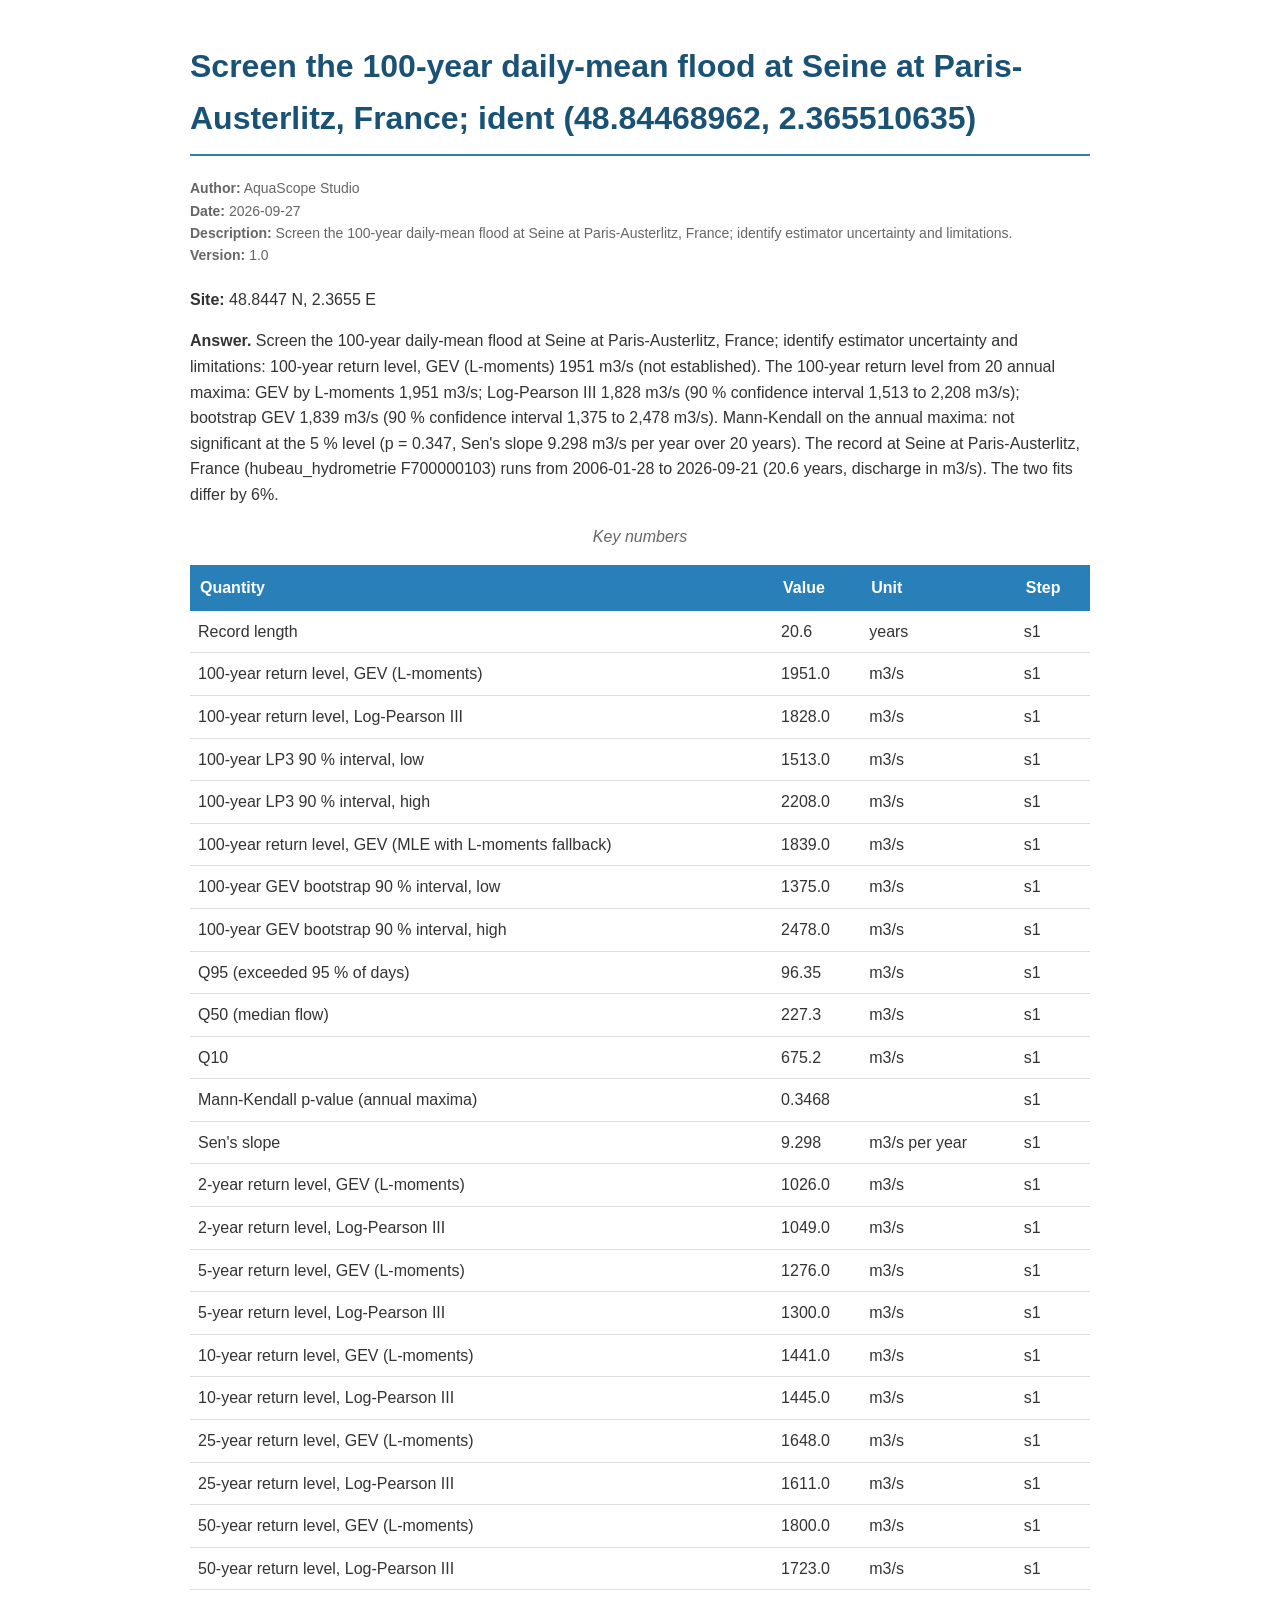
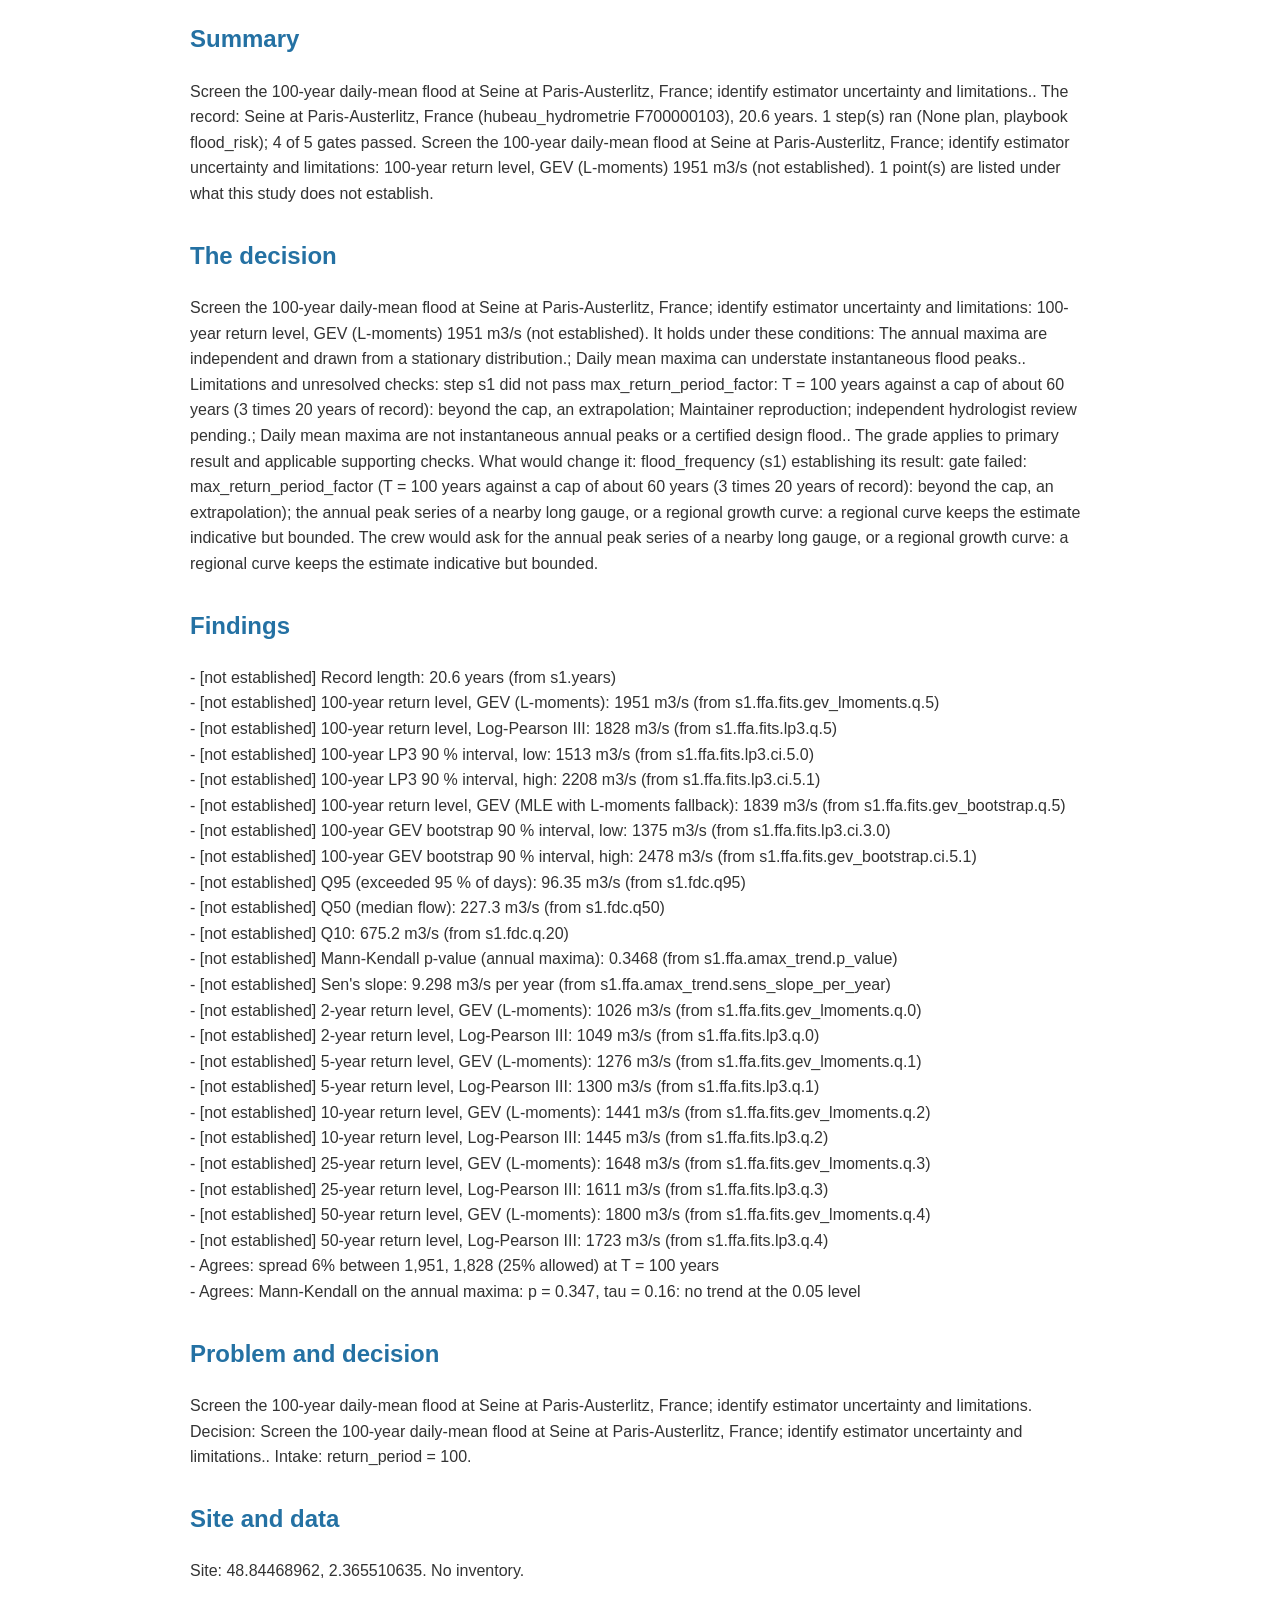
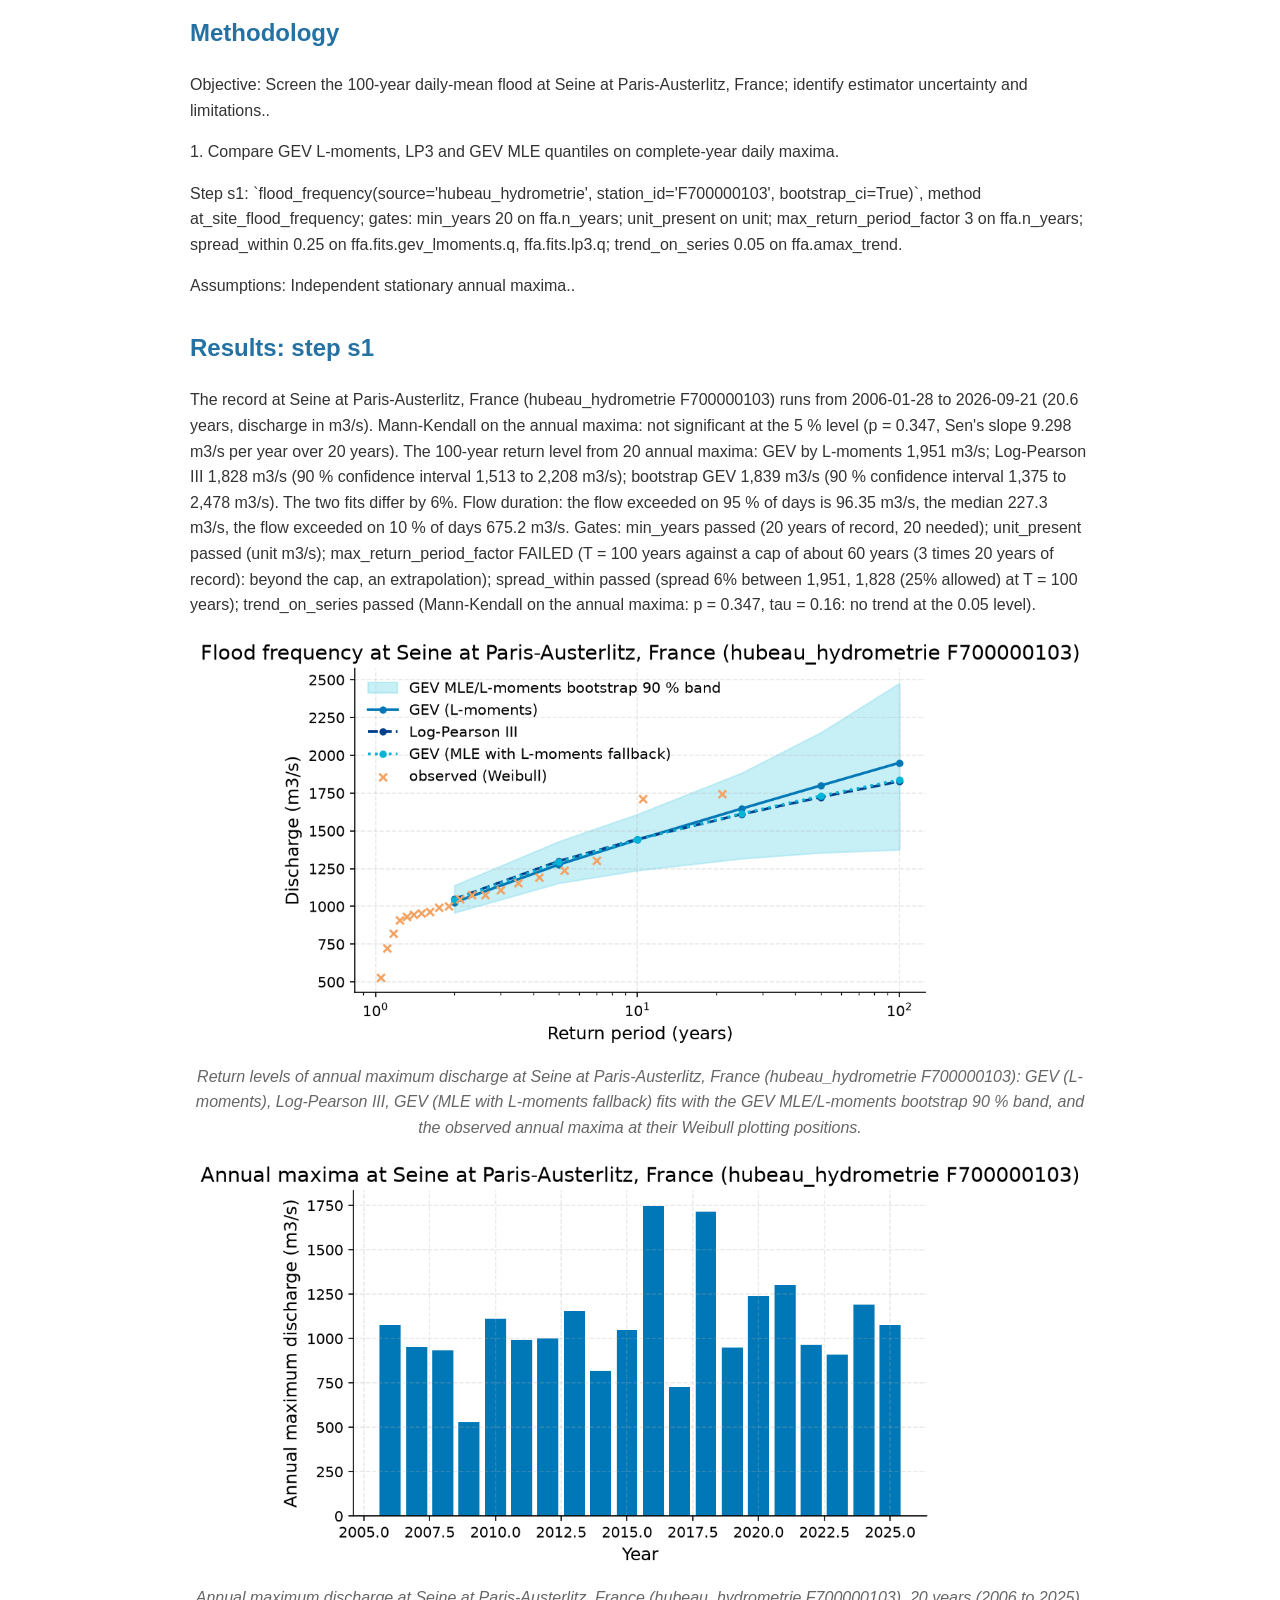
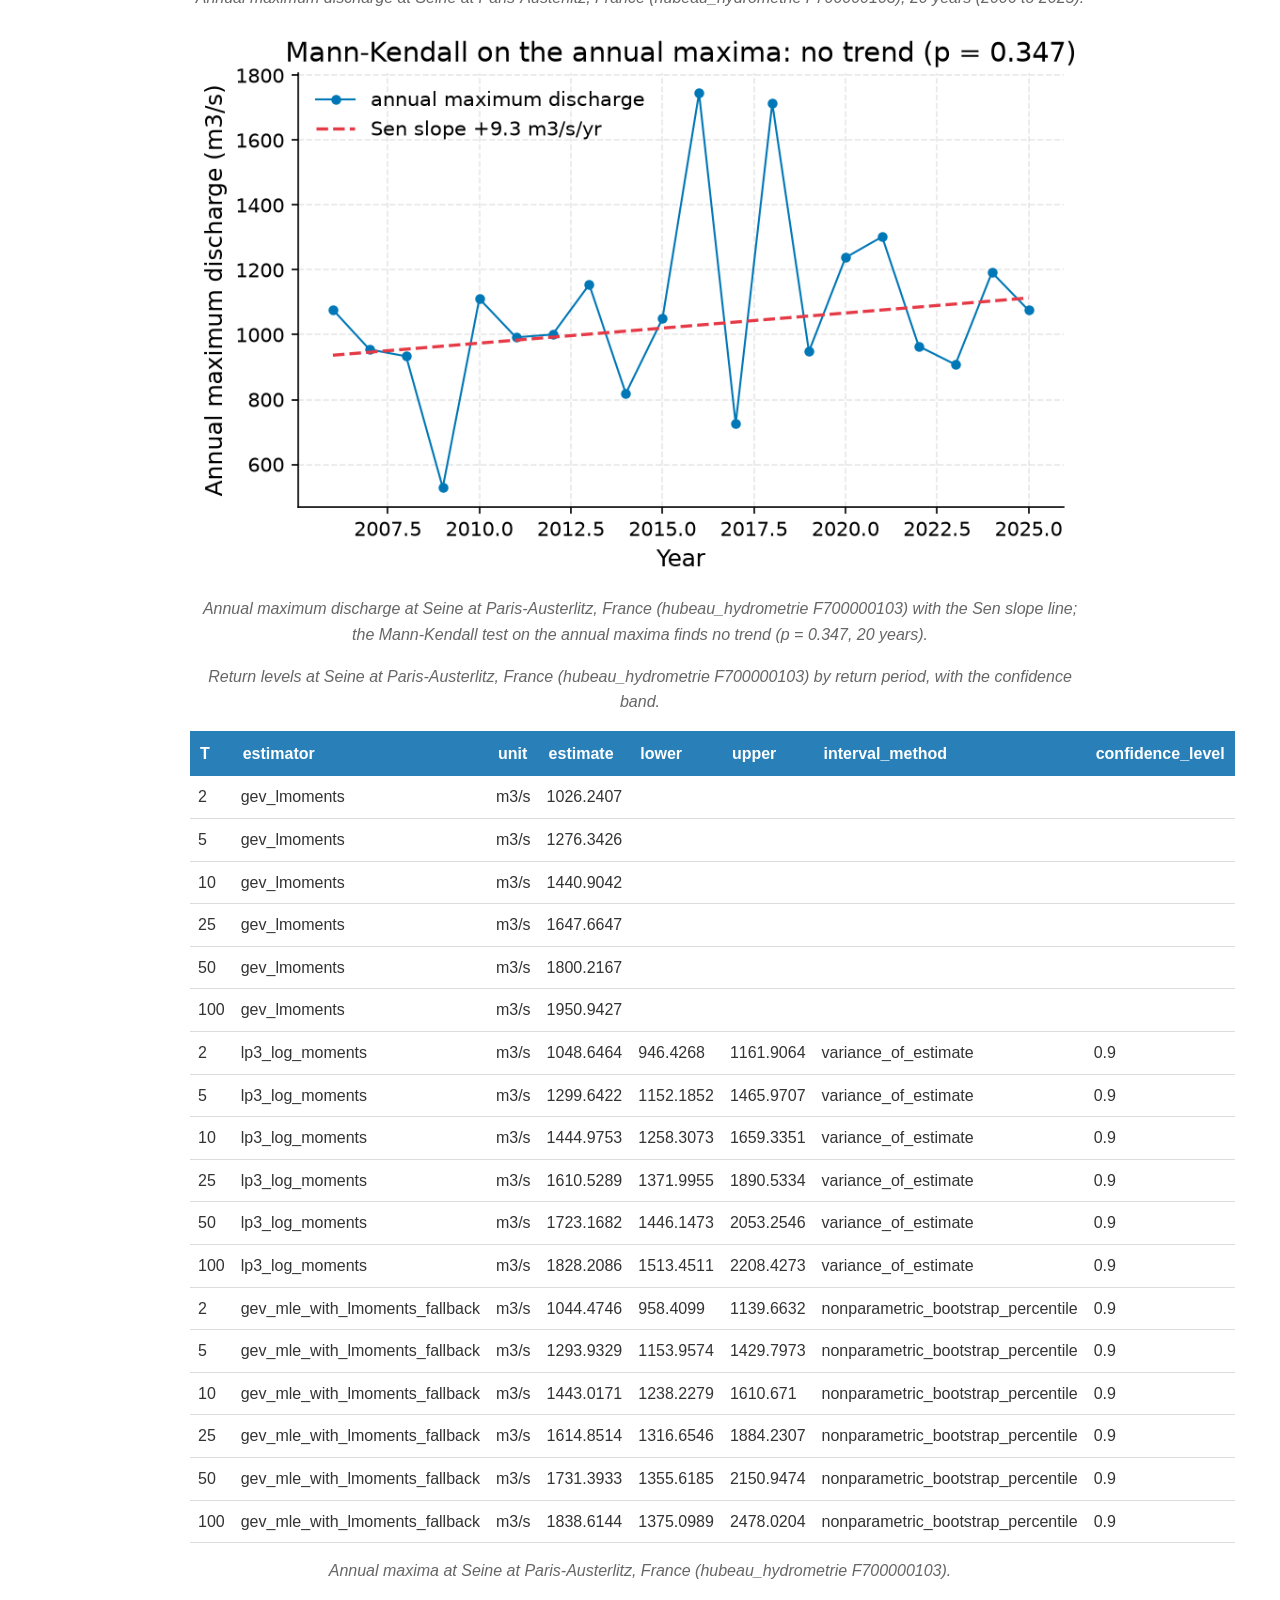
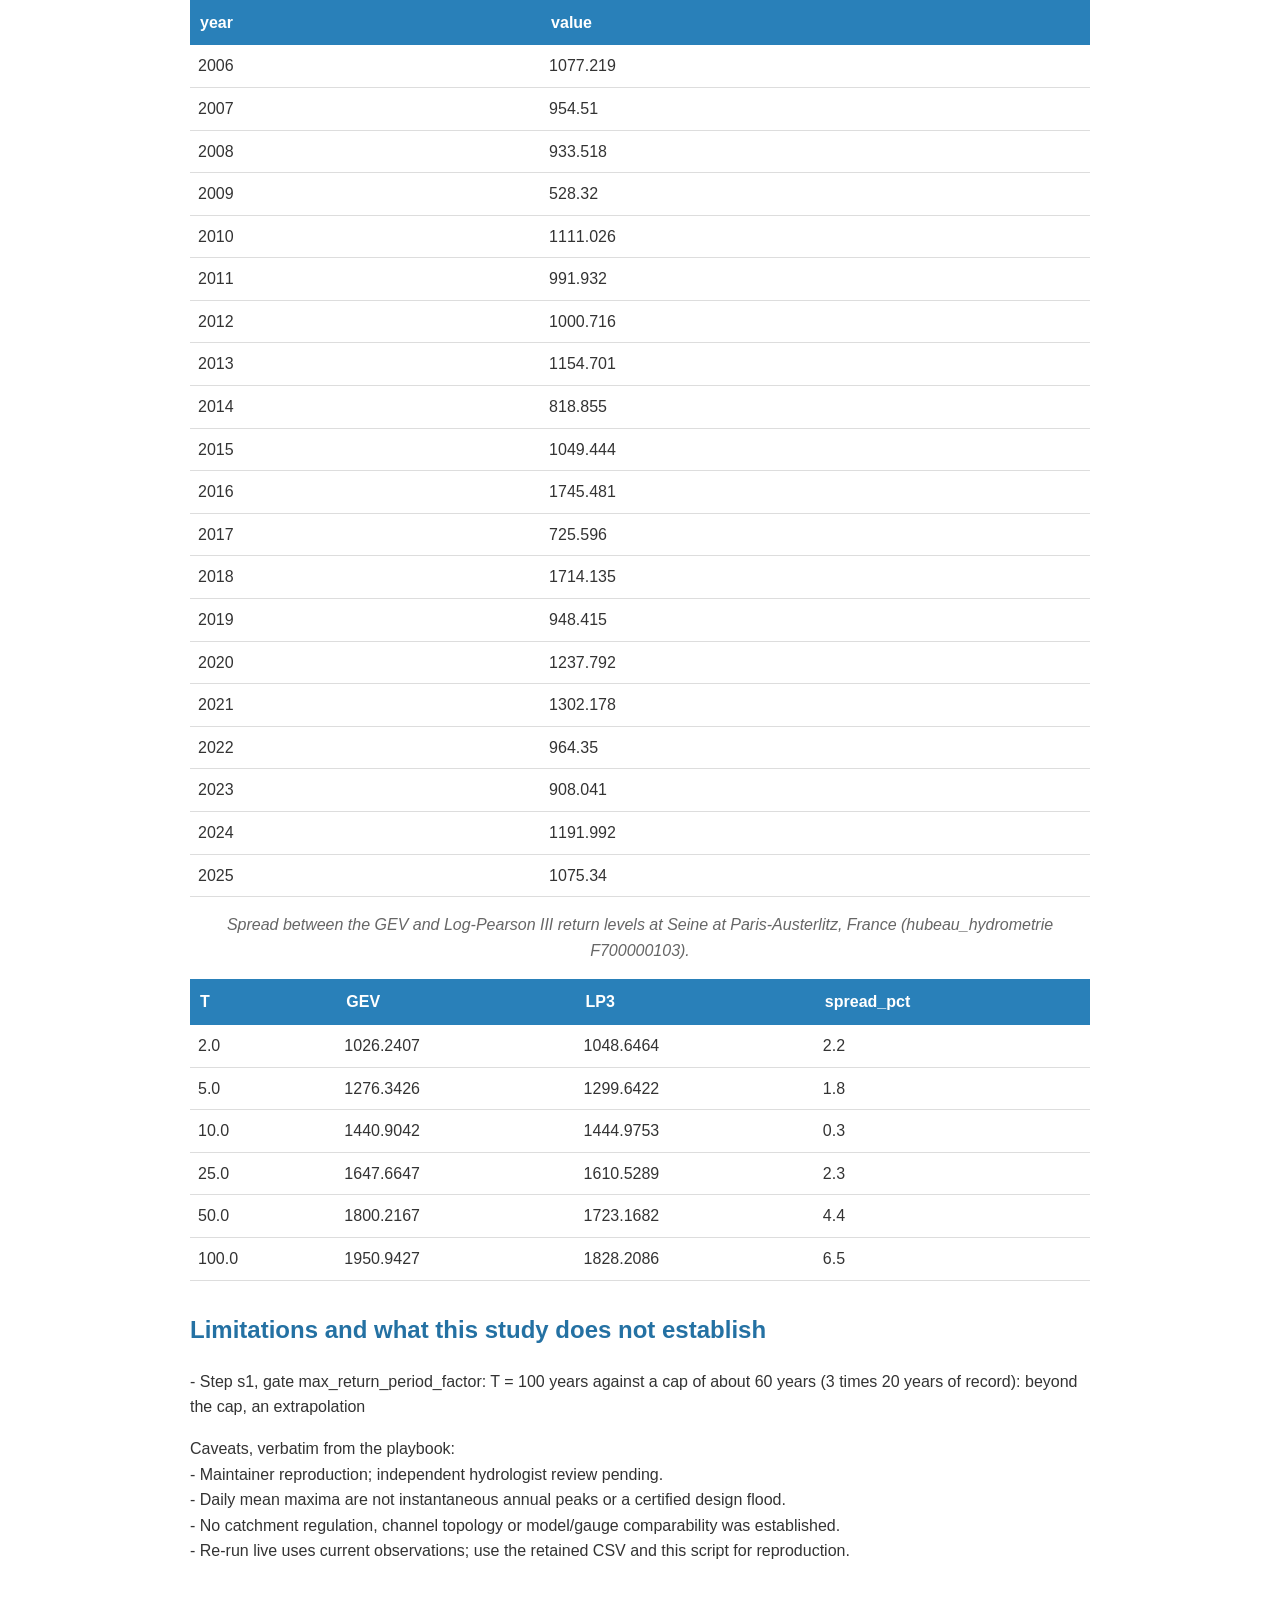
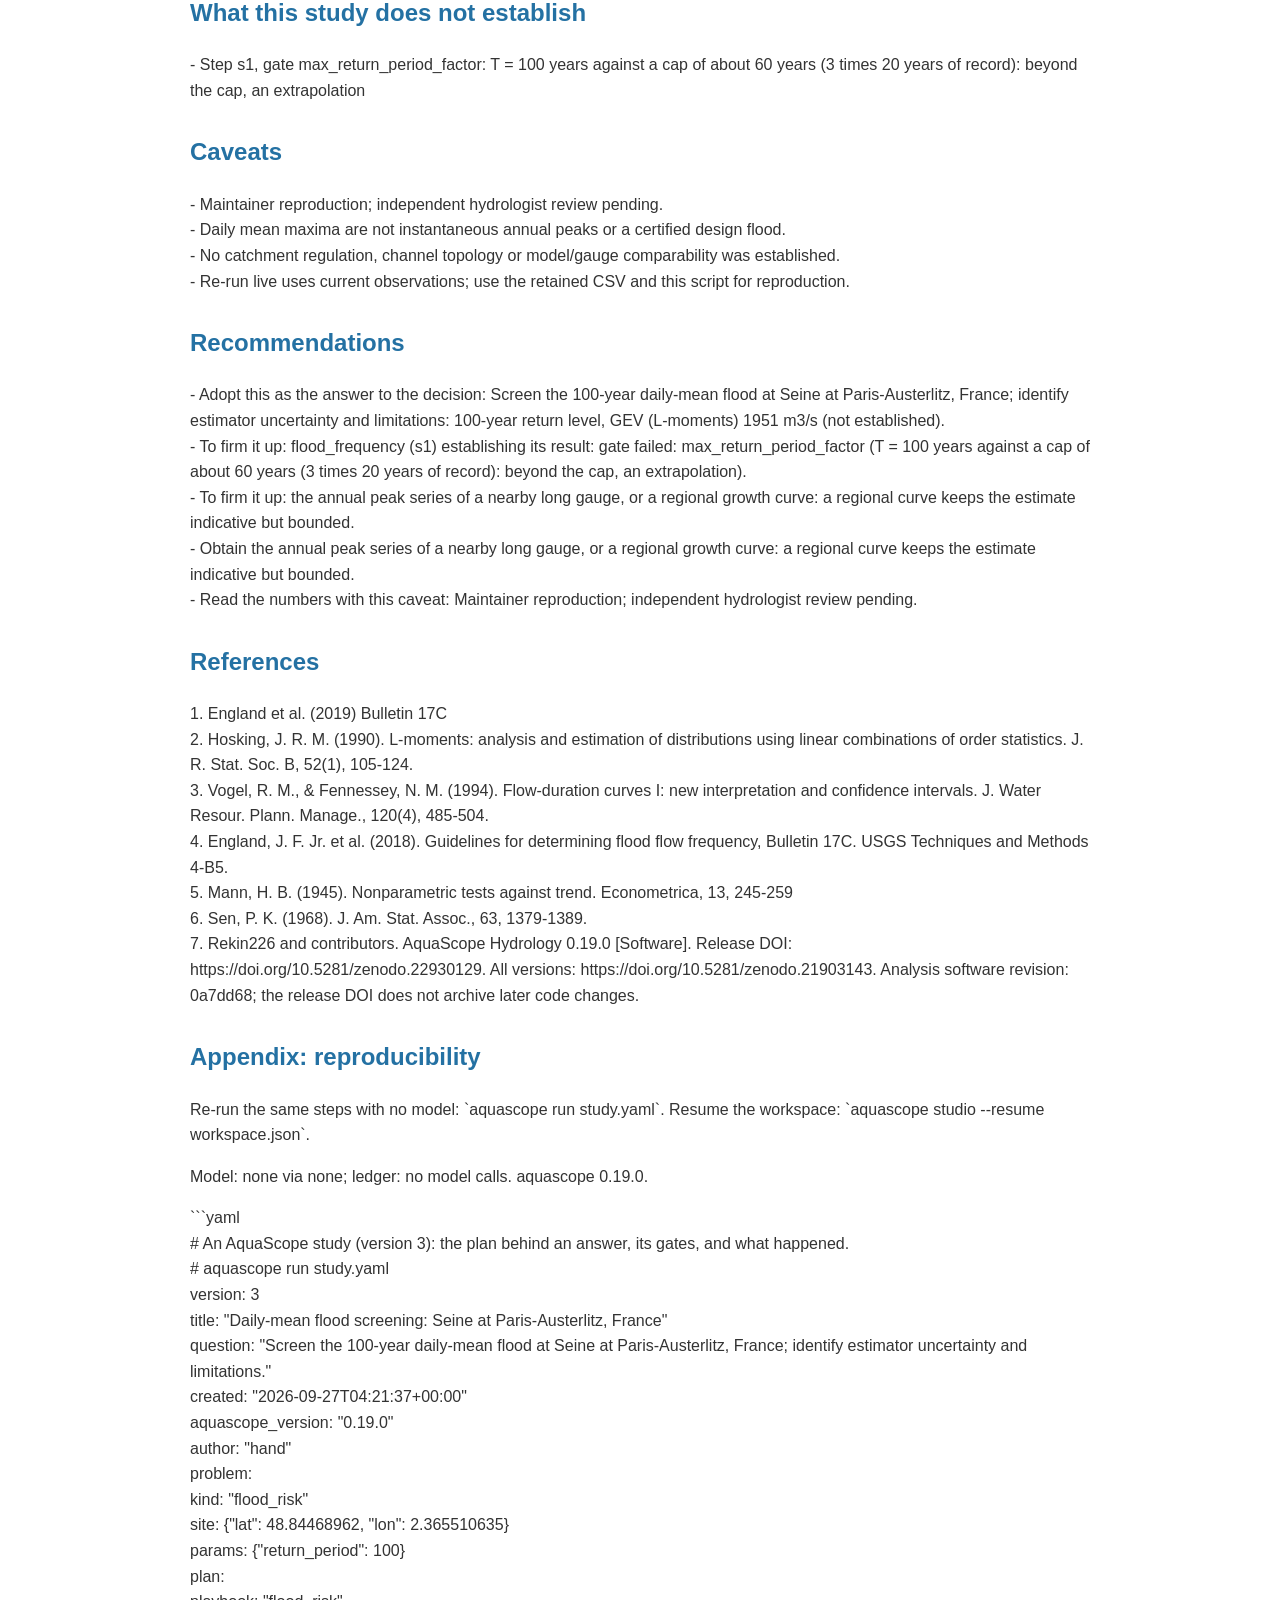
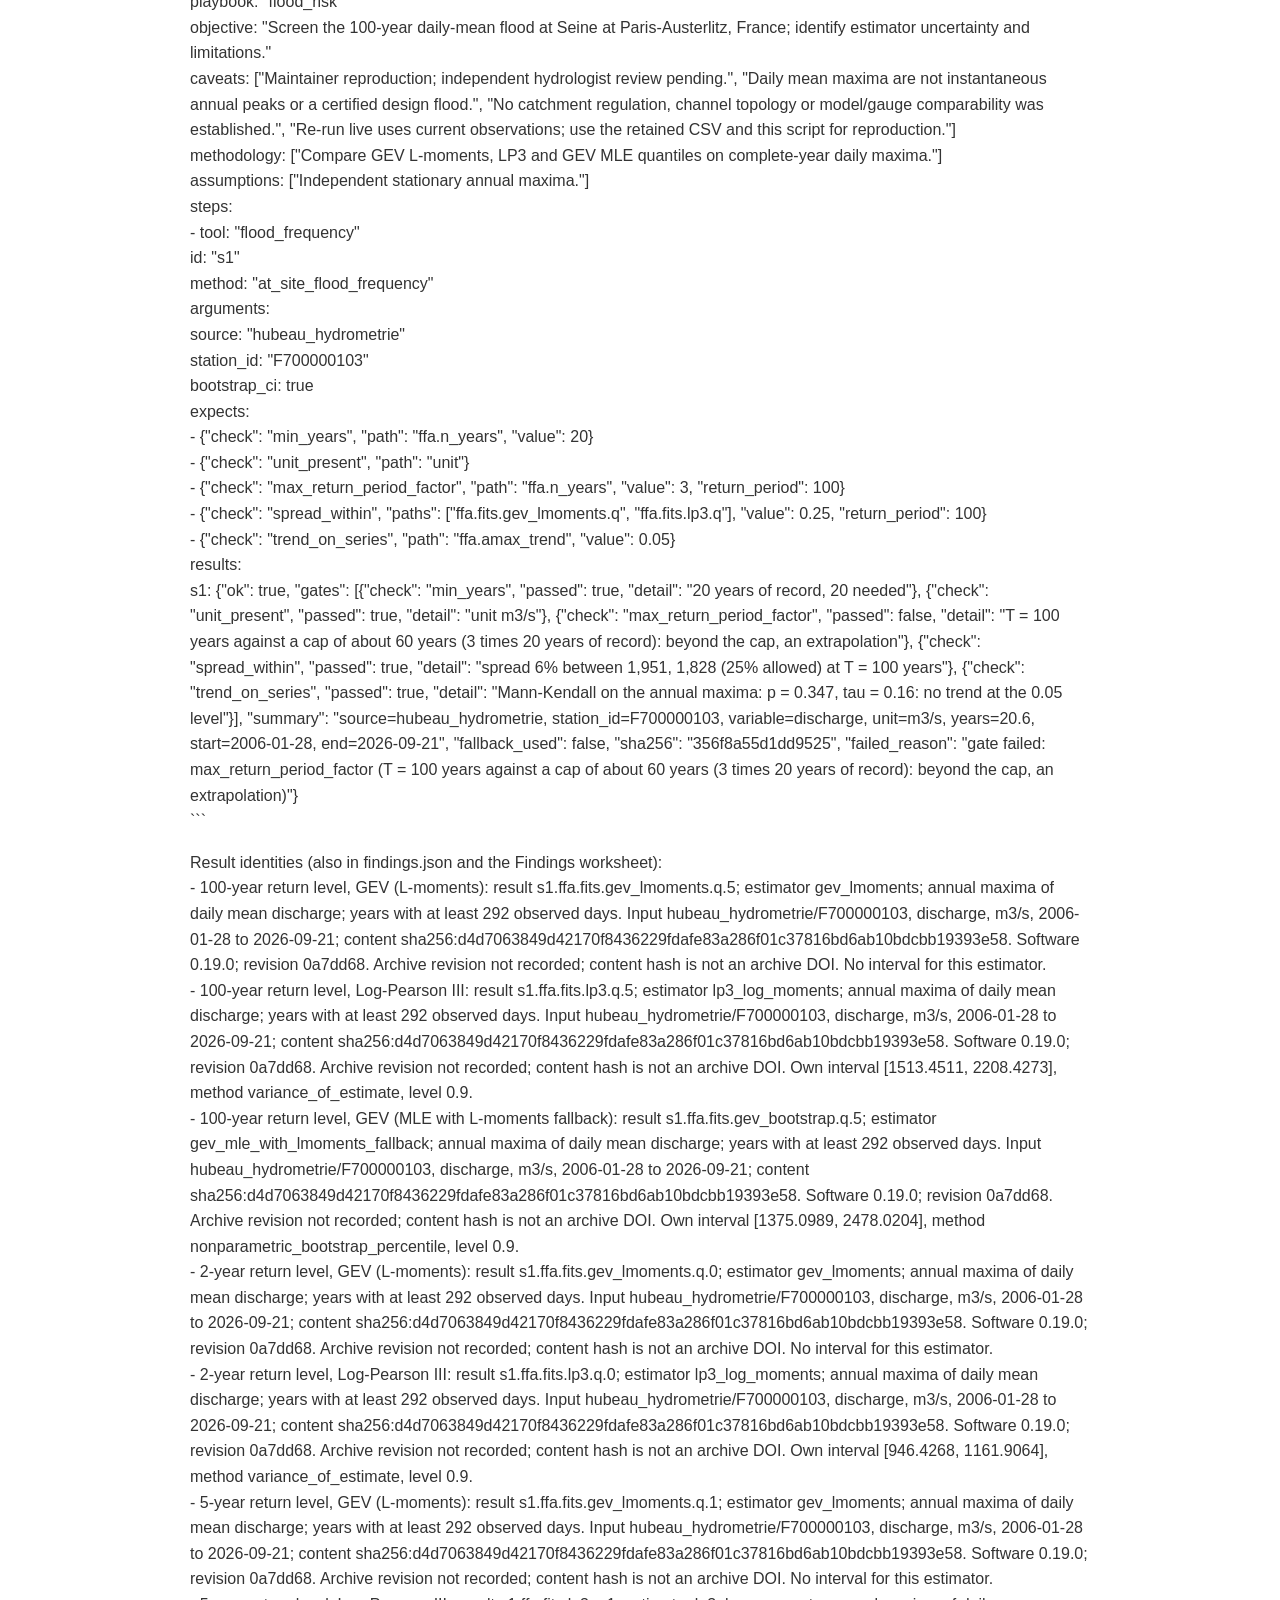
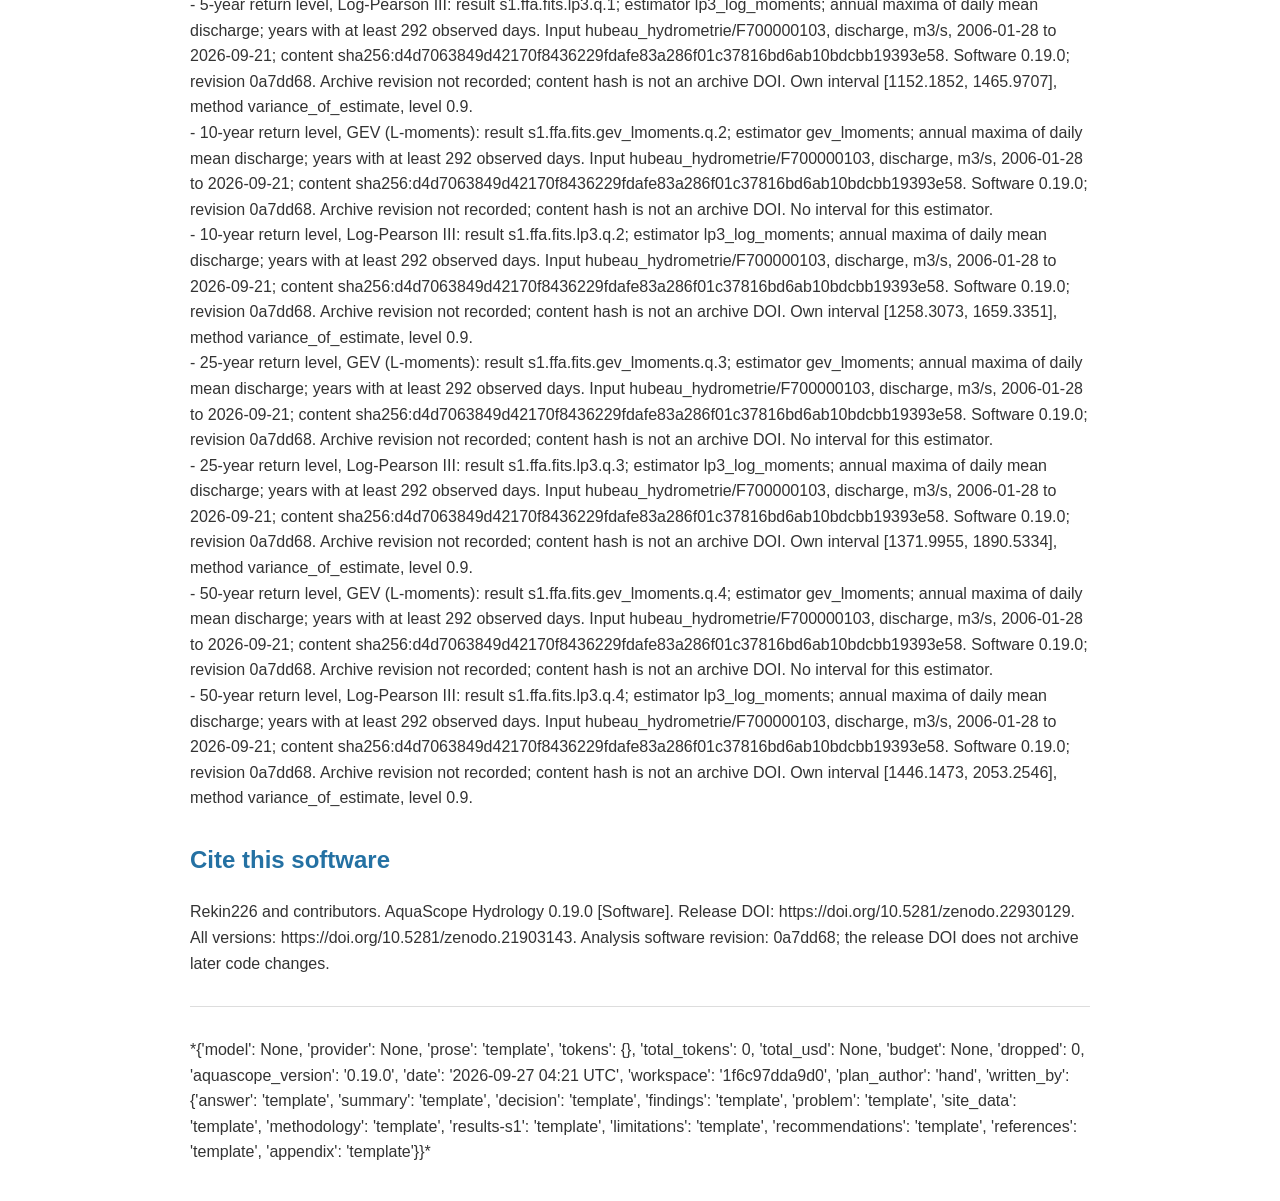
<file: explorer/showcase/studies/reference-seine-fr/report.html>
<!DOCTYPE html>
<html lang="en">
<head>
  <meta charset="UTF-8">
  <meta name="viewport" content="width=device-width, initial-scale=1.0">
  <title>Screen the 100-year daily-mean flood at Seine at Paris-Austerlitz, France; ident (48.84468962, 2.365510635)</title>
  <style>
body {
    font-family: 'Segoe UI', Tahoma, Geneva, Verdana, sans-serif;
    max-width: 900px;
    margin: 0 auto;
    padding: 20px;
    color: #333;
    line-height: 1.6;
}
h1 {
    color: #1a5276;
    border-bottom: 2px solid #2980b9;
    padding-bottom: 10px;
}
h2 {
    color: #2471a3;
    margin-top: 30px;
}
h3 {
    color: #2e86c1;
    margin-top: 20px;
}
h4 {
    color: #3498db;
    margin-top: 15px;
}
table {
    border-collapse: collapse;
    width: 100%;
    margin: 15px 0;
}
th {
    background-color: #2980b9;
    color: white;
    padding: 10px;
    text-align: left;
}
td {
    padding: 8px;
    border-bottom: 1px solid #ddd;
}
tr:hover {
    background-color: #f5f5f5;
}
.metric {
    display: inline-block;
    background: #eaf2f8;
    border-radius: 8px;
    padding: 15px;
    margin: 5px;
    min-width: 150px;
    text-align: center;
}
.metric-value {
    font-size: 24px;
    font-weight: bold;
    color: #2980b9;
}
.metric-name {
    font-size: 12px;
    color: #666;
}
.metric-unit {
    font-size: 12px;
    color: #999;
}
.metric-exceeded {
    color: #e74c3c;
}
.alert-critical {
    color: #e74c3c;
    font-weight: bold;
}
.alert-high {
    color: #e67e22;
    font-weight: bold;
}
.alert-warning {
    color: #f39c12;
}
.alert-medium {
    color: #f39c12;
}
.alert-low {
    color: #27ae60;
}
.figure-caption {
    text-align: center;
    font-style: italic;
    color: #666;
    margin-top: 5px;
}
img {
    max-width: 100%;
    height: auto;
    display: block;
    margin: 10px auto;
}
hr {
    border: none;
    border-top: 1px solid #ddd;
    margin: 30px 0;
}
.toc {
    background: #f8f9fa;
    border: 1px solid #dee2e6;
    border-radius: 5px;
    padding: 15px 25px;
    margin: 20px 0;
}
.toc ul {
    list-style-type: none;
    padding-left: 15px;
}
.toc > ul {
    padding-left: 0;
}
.toc a {
    color: #2471a3;
    text-decoration: none;
}
.toc a:hover {
    text-decoration: underline;
}
.report-meta {
    color: #666;
    font-size: 14px;
    margin-bottom: 20px;
}
</style>
</head>
<body>
<h1>Screen the 100-year daily-mean flood at Seine at Paris-Austerlitz, France; ident (48.84468962, 2.365510635)</h1>
<div class="report-meta"><strong>Author:</strong> AquaScope Studio<br>
<strong>Date:</strong> 2026-09-27<br>
<strong>Description:</strong> Screen the 100-year daily-mean flood at Seine at Paris-Austerlitz, France; identify estimator uncertainty and limitations.<br>
<strong>Version:</strong> 1.0</div>
<p><strong>Site:</strong> 48.8447 N, 2.3655 E</p>
<p><strong>Answer.</strong> Screen the 100-year daily-mean flood at Seine at Paris-Austerlitz, France; identify estimator uncertainty and limitations: 100-year return level, GEV (L-moments) 1951 m3/s (not established). The 100-year return level from 20 annual maxima: GEV by L-moments 1,951 m3/s; Log-Pearson III 1,828 m3/s (90 % confidence interval 1,513 to 2,208 m3/s); bootstrap GEV 1,839 m3/s (90 % confidence interval 1,375 to 2,478 m3/s). Mann-Kendall on the annual maxima: not significant at the 5 % level (p = 0.347, Sen&#x27;s slope 9.298 m3/s per year over 20 years). The record at Seine at Paris-Austerlitz, France (hubeau_hydrometrie F700000103) runs from 2006-01-28 to 2026-09-21 (20.6 years, discharge in m3/s). The two fits differ by 6%.</p>
<p class="figure-caption">Key numbers</p>
<table>
<thead><tr>
  <th>Quantity</th>
  <th>Value</th>
  <th>Unit</th>
  <th>Step</th>
</tr></thead><tbody>
<tr>
  <td>Record length</td>
  <td>20.6</td>
  <td>years</td>
  <td>s1</td>
</tr>
<tr>
  <td>100-year return level, GEV (L-moments)</td>
  <td>1951.0</td>
  <td>m3/s</td>
  <td>s1</td>
</tr>
<tr>
  <td>100-year return level, Log-Pearson III</td>
  <td>1828.0</td>
  <td>m3/s</td>
  <td>s1</td>
</tr>
<tr>
  <td>100-year LP3 90 % interval, low</td>
  <td>1513.0</td>
  <td>m3/s</td>
  <td>s1</td>
</tr>
<tr>
  <td>100-year LP3 90 % interval, high</td>
  <td>2208.0</td>
  <td>m3/s</td>
  <td>s1</td>
</tr>
<tr>
  <td>100-year return level, GEV (MLE with L-moments fallback)</td>
  <td>1839.0</td>
  <td>m3/s</td>
  <td>s1</td>
</tr>
<tr>
  <td>100-year GEV bootstrap 90 % interval, low</td>
  <td>1375.0</td>
  <td>m3/s</td>
  <td>s1</td>
</tr>
<tr>
  <td>100-year GEV bootstrap 90 % interval, high</td>
  <td>2478.0</td>
  <td>m3/s</td>
  <td>s1</td>
</tr>
<tr>
  <td>Q95 (exceeded 95 % of days)</td>
  <td>96.35</td>
  <td>m3/s</td>
  <td>s1</td>
</tr>
<tr>
  <td>Q50 (median flow)</td>
  <td>227.3</td>
  <td>m3/s</td>
  <td>s1</td>
</tr>
<tr>
  <td>Q10</td>
  <td>675.2</td>
  <td>m3/s</td>
  <td>s1</td>
</tr>
<tr>
  <td>Mann-Kendall p-value (annual maxima)</td>
  <td>0.3468</td>
  <td></td>
  <td>s1</td>
</tr>
<tr>
  <td>Sen&#x27;s slope</td>
  <td>9.298</td>
  <td>m3/s per year</td>
  <td>s1</td>
</tr>
<tr>
  <td>2-year return level, GEV (L-moments)</td>
  <td>1026.0</td>
  <td>m3/s</td>
  <td>s1</td>
</tr>
<tr>
  <td>2-year return level, Log-Pearson III</td>
  <td>1049.0</td>
  <td>m3/s</td>
  <td>s1</td>
</tr>
<tr>
  <td>5-year return level, GEV (L-moments)</td>
  <td>1276.0</td>
  <td>m3/s</td>
  <td>s1</td>
</tr>
<tr>
  <td>5-year return level, Log-Pearson III</td>
  <td>1300.0</td>
  <td>m3/s</td>
  <td>s1</td>
</tr>
<tr>
  <td>10-year return level, GEV (L-moments)</td>
  <td>1441.0</td>
  <td>m3/s</td>
  <td>s1</td>
</tr>
<tr>
  <td>10-year return level, Log-Pearson III</td>
  <td>1445.0</td>
  <td>m3/s</td>
  <td>s1</td>
</tr>
<tr>
  <td>25-year return level, GEV (L-moments)</td>
  <td>1648.0</td>
  <td>m3/s</td>
  <td>s1</td>
</tr>
<tr>
  <td>25-year return level, Log-Pearson III</td>
  <td>1611.0</td>
  <td>m3/s</td>
  <td>s1</td>
</tr>
<tr>
  <td>50-year return level, GEV (L-moments)</td>
  <td>1800.0</td>
  <td>m3/s</td>
  <td>s1</td>
</tr>
<tr>
  <td>50-year return level, Log-Pearson III</td>
  <td>1723.0</td>
  <td>m3/s</td>
  <td>s1</td>
</tr>
</tbody></table>
<h2 id="summary">Summary</h2>
<p>Screen the 100-year daily-mean flood at Seine at Paris-Austerlitz, France; identify estimator uncertainty and limitations.. The record: Seine at Paris-Austerlitz, France (hubeau_hydrometrie F700000103), 20.6 years. 1 step(s) ran (None plan, playbook flood_risk); 4 of 5 gates passed. Screen the 100-year daily-mean flood at Seine at Paris-Austerlitz, France; identify estimator uncertainty and limitations: 100-year return level, GEV (L-moments) 1951 m3/s (not established). 1 point(s) are listed under what this study does not establish.</p>
<h2 id="the-decision">The decision</h2>
<p>Screen the 100-year daily-mean flood at Seine at Paris-Austerlitz, France; identify estimator uncertainty and limitations: 100-year return level, GEV (L-moments) 1951 m3/s (not established). It holds under these conditions: The annual maxima are independent and drawn from a stationary distribution.; Daily mean maxima can understate instantaneous flood peaks.. Limitations and unresolved checks: step s1 did not pass max_return_period_factor: T = 100 years against a cap of about 60 years (3 times 20 years of record): beyond the cap, an extrapolation; Maintainer reproduction; independent hydrologist review pending.; Daily mean maxima are not instantaneous annual peaks or a certified design flood.. The grade applies to primary result and applicable supporting checks. What would change it: flood_frequency (s1) establishing its result: gate failed: max_return_period_factor (T = 100 years against a cap of about 60 years (3 times 20 years of record): beyond the cap, an extrapolation); the annual peak series of a nearby long gauge, or a regional growth curve: a regional curve keeps the estimate indicative but bounded. The crew would ask for the annual peak series of a nearby long gauge, or a regional growth curve: a regional curve keeps the estimate indicative but bounded.</p>
<h2 id="findings">Findings</h2>
<p>- [not established] Record length: 20.6 years (from s1.years)<br>
- [not established] 100-year return level, GEV (L-moments): 1951 m3/s (from s1.ffa.fits.gev_lmoments.q.5)<br>
- [not established] 100-year return level, Log-Pearson III: 1828 m3/s (from s1.ffa.fits.lp3.q.5)<br>
- [not established] 100-year LP3 90 % interval, low: 1513 m3/s (from s1.ffa.fits.lp3.ci.5.0)<br>
- [not established] 100-year LP3 90 % interval, high: 2208 m3/s (from s1.ffa.fits.lp3.ci.5.1)<br>
- [not established] 100-year return level, GEV (MLE with L-moments fallback): 1839 m3/s (from s1.ffa.fits.gev_bootstrap.q.5)<br>
- [not established] 100-year GEV bootstrap 90 % interval, low: 1375 m3/s (from s1.ffa.fits.lp3.ci.3.0)<br>
- [not established] 100-year GEV bootstrap 90 % interval, high: 2478 m3/s (from s1.ffa.fits.gev_bootstrap.ci.5.1)<br>
- [not established] Q95 (exceeded 95 % of days): 96.35 m3/s (from s1.fdc.q95)<br>
- [not established] Q50 (median flow): 227.3 m3/s (from s1.fdc.q50)<br>
- [not established] Q10: 675.2 m3/s (from s1.fdc.q.20)<br>
- [not established] Mann-Kendall p-value (annual maxima): 0.3468 (from s1.ffa.amax_trend.p_value)<br>
- [not established] Sen&#x27;s slope: 9.298 m3/s per year (from s1.ffa.amax_trend.sens_slope_per_year)<br>
- [not established] 2-year return level, GEV (L-moments): 1026 m3/s (from s1.ffa.fits.gev_lmoments.q.0)<br>
- [not established] 2-year return level, Log-Pearson III: 1049 m3/s (from s1.ffa.fits.lp3.q.0)<br>
- [not established] 5-year return level, GEV (L-moments): 1276 m3/s (from s1.ffa.fits.gev_lmoments.q.1)<br>
- [not established] 5-year return level, Log-Pearson III: 1300 m3/s (from s1.ffa.fits.lp3.q.1)<br>
- [not established] 10-year return level, GEV (L-moments): 1441 m3/s (from s1.ffa.fits.gev_lmoments.q.2)<br>
- [not established] 10-year return level, Log-Pearson III: 1445 m3/s (from s1.ffa.fits.lp3.q.2)<br>
- [not established] 25-year return level, GEV (L-moments): 1648 m3/s (from s1.ffa.fits.gev_lmoments.q.3)<br>
- [not established] 25-year return level, Log-Pearson III: 1611 m3/s (from s1.ffa.fits.lp3.q.3)<br>
- [not established] 50-year return level, GEV (L-moments): 1800 m3/s (from s1.ffa.fits.gev_lmoments.q.4)<br>
- [not established] 50-year return level, Log-Pearson III: 1723 m3/s (from s1.ffa.fits.lp3.q.4)<br>
- Agrees: spread 6% between 1,951, 1,828 (25% allowed) at T = 100 years<br>
- Agrees: Mann-Kendall on the annual maxima: p = 0.347, tau = 0.16: no trend at the 0.05 level</p>
<h2 id="problem-and-decision">Problem and decision</h2>
<p>Screen the 100-year daily-mean flood at Seine at Paris-Austerlitz, France; identify estimator uncertainty and limitations. Decision: Screen the 100-year daily-mean flood at Seine at Paris-Austerlitz, France; identify estimator uncertainty and limitations.. Intake: return_period = 100.</p>
<h2 id="site-and-data">Site and data</h2>
<p>Site: 48.84468962, 2.365510635. No inventory.</p>
<h2 id="methodology">Methodology</h2>
<p>Objective: Screen the 100-year daily-mean flood at Seine at Paris-Austerlitz, France; identify estimator uncertainty and limitations..</p>
<p>1. Compare GEV L-moments, LP3 and GEV MLE quantiles on complete-year daily maxima.</p>
<p>Step s1: `flood_frequency(source=&#x27;hubeau_hydrometrie&#x27;, station_id=&#x27;F700000103&#x27;, bootstrap_ci=True)`, method at_site_flood_frequency; gates: min_years 20 on ffa.n_years; unit_present on unit; max_return_period_factor 3 on ffa.n_years; spread_within 0.25 on ffa.fits.gev_lmoments.q, ffa.fits.lp3.q; trend_on_series 0.05 on ffa.amax_trend.</p>
<p>Assumptions: Independent stationary annual maxima..</p>
<h2 id="results-step-s1">Results: step s1</h2>
<p>The record at Seine at Paris-Austerlitz, France (hubeau_hydrometrie F700000103) runs from 2006-01-28 to 2026-09-21 (20.6 years, discharge in m3/s). Mann-Kendall on the annual maxima: not significant at the 5 % level (p = 0.347, Sen&#x27;s slope 9.298 m3/s per year over 20 years). The 100-year return level from 20 annual maxima: GEV by L-moments 1,951 m3/s; Log-Pearson III 1,828 m3/s (90 % confidence interval 1,513 to 2,208 m3/s); bootstrap GEV 1,839 m3/s (90 % confidence interval 1,375 to 2,478 m3/s). The two fits differ by 6%. Flow duration: the flow exceeded on 95 % of days is 96.35 m3/s, the median 227.3 m3/s, the flow exceeded on 10 % of days 675.2 m3/s. Gates: min_years passed (20 years of record, 20 needed); unit_present passed (unit m3/s); max_return_period_factor FAILED (T = 100 years against a cap of about 60 years (3 times 20 years of record): beyond the cap, an extrapolation); spread_within passed (spread 6% between 1,951, 1,828 (25% allowed) at T = 100 years); trend_on_series passed (Mann-Kendall on the annual maxima: p = 0.347, tau = 0.16: no trend at the 0.05 level).</p>
<img src="[data-uri]" alt="Return levels of annual maximum discharge at Seine at Paris-Austerlitz, France (hubeau_hydrometrie F700000103): GEV (L-moments), Log-Pearson III, GEV (MLE with L-moments fallback) fits with the GEV MLE/L-moments bootstrap 90 % band, and the observed annual maxima at their Weibull plotting positions.">
<p class="figure-caption">Return levels of annual maximum discharge at Seine at Paris-Austerlitz, France (hubeau_hydrometrie F700000103): GEV (L-moments), Log-Pearson III, GEV (MLE with L-moments fallback) fits with the GEV MLE/L-moments bootstrap 90 % band, and the observed annual maxima at their Weibull plotting positions.</p>
<img src="[data-uri]" alt="Annual maximum discharge at Seine at Paris-Austerlitz, France (hubeau_hydrometrie F700000103), 20 years (2006 to 2025).">
<p class="figure-caption">Annual maximum discharge at Seine at Paris-Austerlitz, France (hubeau_hydrometrie F700000103), 20 years (2006 to 2025).</p>
<img src="[data-uri]" alt="Annual maximum discharge at Seine at Paris-Austerlitz, France (hubeau_hydrometrie F700000103) with the Sen slope line; the Mann-Kendall test on the annual maxima finds no trend (p = 0.347, 20 years).">
<p class="figure-caption">Annual maximum discharge at Seine at Paris-Austerlitz, France (hubeau_hydrometrie F700000103) with the Sen slope line; the Mann-Kendall test on the annual maxima finds no trend (p = 0.347, 20 years).</p>
<p class="figure-caption">Return levels at Seine at Paris-Austerlitz, France (hubeau_hydrometrie F700000103) by return period, with the confidence band.</p>
<table>
<thead><tr>
  <th>T</th>
  <th>estimator</th>
  <th>unit</th>
  <th>estimate</th>
  <th>lower</th>
  <th>upper</th>
  <th>interval_method</th>
  <th>confidence_level</th>
</tr></thead><tbody>
<tr>
  <td>2</td>
  <td>gev_lmoments</td>
  <td>m3/s</td>
  <td>1026.2407</td>
  <td></td>
  <td></td>
  <td></td>
  <td></td>
</tr>
<tr>
  <td>5</td>
  <td>gev_lmoments</td>
  <td>m3/s</td>
  <td>1276.3426</td>
  <td></td>
  <td></td>
  <td></td>
  <td></td>
</tr>
<tr>
  <td>10</td>
  <td>gev_lmoments</td>
  <td>m3/s</td>
  <td>1440.9042</td>
  <td></td>
  <td></td>
  <td></td>
  <td></td>
</tr>
<tr>
  <td>25</td>
  <td>gev_lmoments</td>
  <td>m3/s</td>
  <td>1647.6647</td>
  <td></td>
  <td></td>
  <td></td>
  <td></td>
</tr>
<tr>
  <td>50</td>
  <td>gev_lmoments</td>
  <td>m3/s</td>
  <td>1800.2167</td>
  <td></td>
  <td></td>
  <td></td>
  <td></td>
</tr>
<tr>
  <td>100</td>
  <td>gev_lmoments</td>
  <td>m3/s</td>
  <td>1950.9427</td>
  <td></td>
  <td></td>
  <td></td>
  <td></td>
</tr>
<tr>
  <td>2</td>
  <td>lp3_log_moments</td>
  <td>m3/s</td>
  <td>1048.6464</td>
  <td>946.4268</td>
  <td>1161.9064</td>
  <td>variance_of_estimate</td>
  <td>0.9</td>
</tr>
<tr>
  <td>5</td>
  <td>lp3_log_moments</td>
  <td>m3/s</td>
  <td>1299.6422</td>
  <td>1152.1852</td>
  <td>1465.9707</td>
  <td>variance_of_estimate</td>
  <td>0.9</td>
</tr>
<tr>
  <td>10</td>
  <td>lp3_log_moments</td>
  <td>m3/s</td>
  <td>1444.9753</td>
  <td>1258.3073</td>
  <td>1659.3351</td>
  <td>variance_of_estimate</td>
  <td>0.9</td>
</tr>
<tr>
  <td>25</td>
  <td>lp3_log_moments</td>
  <td>m3/s</td>
  <td>1610.5289</td>
  <td>1371.9955</td>
  <td>1890.5334</td>
  <td>variance_of_estimate</td>
  <td>0.9</td>
</tr>
<tr>
  <td>50</td>
  <td>lp3_log_moments</td>
  <td>m3/s</td>
  <td>1723.1682</td>
  <td>1446.1473</td>
  <td>2053.2546</td>
  <td>variance_of_estimate</td>
  <td>0.9</td>
</tr>
<tr>
  <td>100</td>
  <td>lp3_log_moments</td>
  <td>m3/s</td>
  <td>1828.2086</td>
  <td>1513.4511</td>
  <td>2208.4273</td>
  <td>variance_of_estimate</td>
  <td>0.9</td>
</tr>
<tr>
  <td>2</td>
  <td>gev_mle_with_lmoments_fallback</td>
  <td>m3/s</td>
  <td>1044.4746</td>
  <td>958.4099</td>
  <td>1139.6632</td>
  <td>nonparametric_bootstrap_percentile</td>
  <td>0.9</td>
</tr>
<tr>
  <td>5</td>
  <td>gev_mle_with_lmoments_fallback</td>
  <td>m3/s</td>
  <td>1293.9329</td>
  <td>1153.9574</td>
  <td>1429.7973</td>
  <td>nonparametric_bootstrap_percentile</td>
  <td>0.9</td>
</tr>
<tr>
  <td>10</td>
  <td>gev_mle_with_lmoments_fallback</td>
  <td>m3/s</td>
  <td>1443.0171</td>
  <td>1238.2279</td>
  <td>1610.671</td>
  <td>nonparametric_bootstrap_percentile</td>
  <td>0.9</td>
</tr>
<tr>
  <td>25</td>
  <td>gev_mle_with_lmoments_fallback</td>
  <td>m3/s</td>
  <td>1614.8514</td>
  <td>1316.6546</td>
  <td>1884.2307</td>
  <td>nonparametric_bootstrap_percentile</td>
  <td>0.9</td>
</tr>
<tr>
  <td>50</td>
  <td>gev_mle_with_lmoments_fallback</td>
  <td>m3/s</td>
  <td>1731.3933</td>
  <td>1355.6185</td>
  <td>2150.9474</td>
  <td>nonparametric_bootstrap_percentile</td>
  <td>0.9</td>
</tr>
<tr>
  <td>100</td>
  <td>gev_mle_with_lmoments_fallback</td>
  <td>m3/s</td>
  <td>1838.6144</td>
  <td>1375.0989</td>
  <td>2478.0204</td>
  <td>nonparametric_bootstrap_percentile</td>
  <td>0.9</td>
</tr>
</tbody></table>
<p class="figure-caption">Annual maxima at Seine at Paris-Austerlitz, France (hubeau_hydrometrie F700000103).</p>
<table>
<thead><tr>
  <th>year</th>
  <th>value</th>
</tr></thead><tbody>
<tr>
  <td>2006</td>
  <td>1077.219</td>
</tr>
<tr>
  <td>2007</td>
  <td>954.51</td>
</tr>
<tr>
  <td>2008</td>
  <td>933.518</td>
</tr>
<tr>
  <td>2009</td>
  <td>528.32</td>
</tr>
<tr>
  <td>2010</td>
  <td>1111.026</td>
</tr>
<tr>
  <td>2011</td>
  <td>991.932</td>
</tr>
<tr>
  <td>2012</td>
  <td>1000.716</td>
</tr>
<tr>
  <td>2013</td>
  <td>1154.701</td>
</tr>
<tr>
  <td>2014</td>
  <td>818.855</td>
</tr>
<tr>
  <td>2015</td>
  <td>1049.444</td>
</tr>
<tr>
  <td>2016</td>
  <td>1745.481</td>
</tr>
<tr>
  <td>2017</td>
  <td>725.596</td>
</tr>
<tr>
  <td>2018</td>
  <td>1714.135</td>
</tr>
<tr>
  <td>2019</td>
  <td>948.415</td>
</tr>
<tr>
  <td>2020</td>
  <td>1237.792</td>
</tr>
<tr>
  <td>2021</td>
  <td>1302.178</td>
</tr>
<tr>
  <td>2022</td>
  <td>964.35</td>
</tr>
<tr>
  <td>2023</td>
  <td>908.041</td>
</tr>
<tr>
  <td>2024</td>
  <td>1191.992</td>
</tr>
<tr>
  <td>2025</td>
  <td>1075.34</td>
</tr>
</tbody></table>
<p class="figure-caption">Spread between the GEV and Log-Pearson III return levels at Seine at Paris-Austerlitz, France (hubeau_hydrometrie F700000103).</p>
<table>
<thead><tr>
  <th>T</th>
  <th>GEV</th>
  <th>LP3</th>
  <th>spread_pct</th>
</tr></thead><tbody>
<tr>
  <td>2.0</td>
  <td>1026.2407</td>
  <td>1048.6464</td>
  <td>2.2</td>
</tr>
<tr>
  <td>5.0</td>
  <td>1276.3426</td>
  <td>1299.6422</td>
  <td>1.8</td>
</tr>
<tr>
  <td>10.0</td>
  <td>1440.9042</td>
  <td>1444.9753</td>
  <td>0.3</td>
</tr>
<tr>
  <td>25.0</td>
  <td>1647.6647</td>
  <td>1610.5289</td>
  <td>2.3</td>
</tr>
<tr>
  <td>50.0</td>
  <td>1800.2167</td>
  <td>1723.1682</td>
  <td>4.4</td>
</tr>
<tr>
  <td>100.0</td>
  <td>1950.9427</td>
  <td>1828.2086</td>
  <td>6.5</td>
</tr>
</tbody></table>
<h2 id="limitations-and-what-this-study-does-not-establish">Limitations and what this study does not establish</h2>
<p>- Step s1, gate max_return_period_factor: T = 100 years against a cap of about 60 years (3 times 20 years of record): beyond the cap, an extrapolation</p>
<p>Caveats, verbatim from the playbook:<br>
- Maintainer reproduction; independent hydrologist review pending.<br>
- Daily mean maxima are not instantaneous annual peaks or a certified design flood.<br>
- No catchment regulation, channel topology or model/gauge comparability was established.<br>
- Re-run live uses current observations; use the retained CSV and this script for reproduction.</p>
<h2 id="what-this-study-does-not-establish">What this study does not establish</h2>
<p>- Step s1, gate max_return_period_factor: T = 100 years against a cap of about 60 years (3 times 20 years of record): beyond the cap, an extrapolation</p>
<h2 id="caveats">Caveats</h2>
<p>- Maintainer reproduction; independent hydrologist review pending.<br>
- Daily mean maxima are not instantaneous annual peaks or a certified design flood.<br>
- No catchment regulation, channel topology or model/gauge comparability was established.<br>
- Re-run live uses current observations; use the retained CSV and this script for reproduction.</p>
<h2 id="recommendations">Recommendations</h2>
<p>- Adopt this as the answer to the decision: Screen the 100-year daily-mean flood at Seine at Paris-Austerlitz, France; identify estimator uncertainty and limitations: 100-year return level, GEV (L-moments) 1951 m3/s (not established).<br>
- To firm it up: flood_frequency (s1) establishing its result: gate failed: max_return_period_factor (T = 100 years against a cap of about 60 years (3 times 20 years of record): beyond the cap, an extrapolation).<br>
- To firm it up: the annual peak series of a nearby long gauge, or a regional growth curve: a regional curve keeps the estimate indicative but bounded.<br>
- Obtain the annual peak series of a nearby long gauge, or a regional growth curve: a regional curve keeps the estimate indicative but bounded.<br>
- Read the numbers with this caveat: Maintainer reproduction; independent hydrologist review pending.</p>
<h2 id="references">References</h2>
<p>1. England et al. (2019) Bulletin 17C<br>
2. Hosking, J. R. M. (1990). L-moments: analysis and estimation of distributions using linear combinations of order statistics. J. R. Stat. Soc. B, 52(1), 105-124.<br>
3. Vogel, R. M., &amp; Fennessey, N. M. (1994). Flow-duration curves I: new interpretation and confidence intervals. J. Water Resour. Plann. Manage., 120(4), 485-504.<br>
4. England, J. F. Jr. et al. (2018). Guidelines for determining flood flow frequency, Bulletin 17C. USGS Techniques and Methods 4-B5.<br>
5. Mann, H. B. (1945). Nonparametric tests against trend. Econometrica, 13, 245-259<br>
6. Sen, P. K. (1968). J. Am. Stat. Assoc., 63, 1379-1389.<br>
7. Rekin226 and contributors. AquaScope Hydrology 0.19.0 [Software]. Release DOI: https://doi.org/10.5281/zenodo.22930129. All versions: https://doi.org/10.5281/zenodo.21903143. Analysis software revision: 0a7dd68; the release DOI does not archive later code changes.</p>
<h2 id="appendix-reproducibility">Appendix: reproducibility</h2>
<p>Re-run the same steps with no model: `aquascope run study.yaml`. Resume the workspace: `aquascope studio --resume workspace.json`.</p>
<p>Model: none via none; ledger: no model calls. aquascope 0.19.0.</p>
<p>```yaml<br>
# An AquaScope study (version 3): the plan behind an answer, its gates, and what happened.<br>
#   aquascope run study.yaml<br>
version: 3<br>
title: &quot;Daily-mean flood screening: Seine at Paris-Austerlitz, France&quot;<br>
question: &quot;Screen the 100-year daily-mean flood at Seine at Paris-Austerlitz, France; identify estimator uncertainty and limitations.&quot;<br>
created: &quot;2026-09-27T04:21:37+00:00&quot;<br>
aquascope_version: &quot;0.19.0&quot;<br>
author: &quot;hand&quot;<br>
problem:<br>
  kind: &quot;flood_risk&quot;<br>
  site: {&quot;lat&quot;: 48.84468962, &quot;lon&quot;: 2.365510635}<br>
  params: {&quot;return_period&quot;: 100}<br>
plan:<br>
  playbook: &quot;flood_risk&quot;<br>
  objective: &quot;Screen the 100-year daily-mean flood at Seine at Paris-Austerlitz, France; identify estimator uncertainty and limitations.&quot;<br>
  caveats: [&quot;Maintainer reproduction; independent hydrologist review pending.&quot;, &quot;Daily mean maxima are not instantaneous annual peaks or a certified design flood.&quot;, &quot;No catchment regulation, channel topology or model/gauge comparability was established.&quot;, &quot;Re-run live uses current observations; use the retained CSV and this script for reproduction.&quot;]<br>
  methodology: [&quot;Compare GEV L-moments, LP3 and GEV MLE quantiles on complete-year daily maxima.&quot;]<br>
  assumptions: [&quot;Independent stationary annual maxima.&quot;]<br>
steps:<br>
  - tool: &quot;flood_frequency&quot;<br>
    id: &quot;s1&quot;<br>
    method: &quot;at_site_flood_frequency&quot;<br>
    arguments:<br>
      source: &quot;hubeau_hydrometrie&quot;<br>
      station_id: &quot;F700000103&quot;<br>
      bootstrap_ci: true<br>
    expects:<br>
      - {&quot;check&quot;: &quot;min_years&quot;, &quot;path&quot;: &quot;ffa.n_years&quot;, &quot;value&quot;: 20}<br>
      - {&quot;check&quot;: &quot;unit_present&quot;, &quot;path&quot;: &quot;unit&quot;}<br>
      - {&quot;check&quot;: &quot;max_return_period_factor&quot;, &quot;path&quot;: &quot;ffa.n_years&quot;, &quot;value&quot;: 3, &quot;return_period&quot;: 100}<br>
      - {&quot;check&quot;: &quot;spread_within&quot;, &quot;paths&quot;: [&quot;ffa.fits.gev_lmoments.q&quot;, &quot;ffa.fits.lp3.q&quot;], &quot;value&quot;: 0.25, &quot;return_period&quot;: 100}<br>
      - {&quot;check&quot;: &quot;trend_on_series&quot;, &quot;path&quot;: &quot;ffa.amax_trend&quot;, &quot;value&quot;: 0.05}<br>
results:<br>
  s1: {&quot;ok&quot;: true, &quot;gates&quot;: [{&quot;check&quot;: &quot;min_years&quot;, &quot;passed&quot;: true, &quot;detail&quot;: &quot;20 years of record, 20 needed&quot;}, {&quot;check&quot;: &quot;unit_present&quot;, &quot;passed&quot;: true, &quot;detail&quot;: &quot;unit m3/s&quot;}, {&quot;check&quot;: &quot;max_return_period_factor&quot;, &quot;passed&quot;: false, &quot;detail&quot;: &quot;T = 100 years against a cap of about 60 years (3 times 20 years of record): beyond the cap, an extrapolation&quot;}, {&quot;check&quot;: &quot;spread_within&quot;, &quot;passed&quot;: true, &quot;detail&quot;: &quot;spread 6% between 1,951, 1,828 (25% allowed) at T = 100 years&quot;}, {&quot;check&quot;: &quot;trend_on_series&quot;, &quot;passed&quot;: true, &quot;detail&quot;: &quot;Mann-Kendall on the annual maxima: p = 0.347, tau = 0.16: no trend at the 0.05 level&quot;}], &quot;summary&quot;: &quot;source=hubeau_hydrometrie, station_id=F700000103, variable=discharge, unit=m3/s, years=20.6, start=2006-01-28, end=2026-09-21&quot;, &quot;fallback_used&quot;: false, &quot;sha256&quot;: &quot;356f8a55d1dd9525&quot;, &quot;failed_reason&quot;: &quot;gate failed: max_return_period_factor (T = 100 years against a cap of about 60 years (3 times 20 years of record): beyond the cap, an extrapolation)&quot;}<br>
```</p>
<p>Result identities (also in findings.json and the Findings worksheet):<br>
- 100-year return level, GEV (L-moments): result s1.ffa.fits.gev_lmoments.q.5; estimator gev_lmoments; annual maxima of daily mean discharge; years with at least 292 observed days. Input hubeau_hydrometrie/F700000103, discharge, m3/s, 2006-01-28 to 2026-09-21; content sha256:d4d7063849d42170f8436229fdafe83a286f01c37816bd6ab10bdcbb19393e58. Software 0.19.0; revision 0a7dd68. Archive revision not recorded; content hash is not an archive DOI. No interval for this estimator.<br>
- 100-year return level, Log-Pearson III: result s1.ffa.fits.lp3.q.5; estimator lp3_log_moments; annual maxima of daily mean discharge; years with at least 292 observed days. Input hubeau_hydrometrie/F700000103, discharge, m3/s, 2006-01-28 to 2026-09-21; content sha256:d4d7063849d42170f8436229fdafe83a286f01c37816bd6ab10bdcbb19393e58. Software 0.19.0; revision 0a7dd68. Archive revision not recorded; content hash is not an archive DOI. Own interval [1513.4511, 2208.4273], method variance_of_estimate, level 0.9.<br>
- 100-year return level, GEV (MLE with L-moments fallback): result s1.ffa.fits.gev_bootstrap.q.5; estimator gev_mle_with_lmoments_fallback; annual maxima of daily mean discharge; years with at least 292 observed days. Input hubeau_hydrometrie/F700000103, discharge, m3/s, 2006-01-28 to 2026-09-21; content sha256:d4d7063849d42170f8436229fdafe83a286f01c37816bd6ab10bdcbb19393e58. Software 0.19.0; revision 0a7dd68. Archive revision not recorded; content hash is not an archive DOI. Own interval [1375.0989, 2478.0204], method nonparametric_bootstrap_percentile, level 0.9.<br>
- 2-year return level, GEV (L-moments): result s1.ffa.fits.gev_lmoments.q.0; estimator gev_lmoments; annual maxima of daily mean discharge; years with at least 292 observed days. Input hubeau_hydrometrie/F700000103, discharge, m3/s, 2006-01-28 to 2026-09-21; content sha256:d4d7063849d42170f8436229fdafe83a286f01c37816bd6ab10bdcbb19393e58. Software 0.19.0; revision 0a7dd68. Archive revision not recorded; content hash is not an archive DOI. No interval for this estimator.<br>
- 2-year return level, Log-Pearson III: result s1.ffa.fits.lp3.q.0; estimator lp3_log_moments; annual maxima of daily mean discharge; years with at least 292 observed days. Input hubeau_hydrometrie/F700000103, discharge, m3/s, 2006-01-28 to 2026-09-21; content sha256:d4d7063849d42170f8436229fdafe83a286f01c37816bd6ab10bdcbb19393e58. Software 0.19.0; revision 0a7dd68. Archive revision not recorded; content hash is not an archive DOI. Own interval [946.4268, 1161.9064], method variance_of_estimate, level 0.9.<br>
- 5-year return level, GEV (L-moments): result s1.ffa.fits.gev_lmoments.q.1; estimator gev_lmoments; annual maxima of daily mean discharge; years with at least 292 observed days. Input hubeau_hydrometrie/F700000103, discharge, m3/s, 2006-01-28 to 2026-09-21; content sha256:d4d7063849d42170f8436229fdafe83a286f01c37816bd6ab10bdcbb19393e58. Software 0.19.0; revision 0a7dd68. Archive revision not recorded; content hash is not an archive DOI. No interval for this estimator.<br>
- 5-year return level, Log-Pearson III: result s1.ffa.fits.lp3.q.1; estimator lp3_log_moments; annual maxima of daily mean discharge; years with at least 292 observed days. Input hubeau_hydrometrie/F700000103, discharge, m3/s, 2006-01-28 to 2026-09-21; content sha256:d4d7063849d42170f8436229fdafe83a286f01c37816bd6ab10bdcbb19393e58. Software 0.19.0; revision 0a7dd68. Archive revision not recorded; content hash is not an archive DOI. Own interval [1152.1852, 1465.9707], method variance_of_estimate, level 0.9.<br>
- 10-year return level, GEV (L-moments): result s1.ffa.fits.gev_lmoments.q.2; estimator gev_lmoments; annual maxima of daily mean discharge; years with at least 292 observed days. Input hubeau_hydrometrie/F700000103, discharge, m3/s, 2006-01-28 to 2026-09-21; content sha256:d4d7063849d42170f8436229fdafe83a286f01c37816bd6ab10bdcbb19393e58. Software 0.19.0; revision 0a7dd68. Archive revision not recorded; content hash is not an archive DOI. No interval for this estimator.<br>
- 10-year return level, Log-Pearson III: result s1.ffa.fits.lp3.q.2; estimator lp3_log_moments; annual maxima of daily mean discharge; years with at least 292 observed days. Input hubeau_hydrometrie/F700000103, discharge, m3/s, 2006-01-28 to 2026-09-21; content sha256:d4d7063849d42170f8436229fdafe83a286f01c37816bd6ab10bdcbb19393e58. Software 0.19.0; revision 0a7dd68. Archive revision not recorded; content hash is not an archive DOI. Own interval [1258.3073, 1659.3351], method variance_of_estimate, level 0.9.<br>
- 25-year return level, GEV (L-moments): result s1.ffa.fits.gev_lmoments.q.3; estimator gev_lmoments; annual maxima of daily mean discharge; years with at least 292 observed days. Input hubeau_hydrometrie/F700000103, discharge, m3/s, 2006-01-28 to 2026-09-21; content sha256:d4d7063849d42170f8436229fdafe83a286f01c37816bd6ab10bdcbb19393e58. Software 0.19.0; revision 0a7dd68. Archive revision not recorded; content hash is not an archive DOI. No interval for this estimator.<br>
- 25-year return level, Log-Pearson III: result s1.ffa.fits.lp3.q.3; estimator lp3_log_moments; annual maxima of daily mean discharge; years with at least 292 observed days. Input hubeau_hydrometrie/F700000103, discharge, m3/s, 2006-01-28 to 2026-09-21; content sha256:d4d7063849d42170f8436229fdafe83a286f01c37816bd6ab10bdcbb19393e58. Software 0.19.0; revision 0a7dd68. Archive revision not recorded; content hash is not an archive DOI. Own interval [1371.9955, 1890.5334], method variance_of_estimate, level 0.9.<br>
- 50-year return level, GEV (L-moments): result s1.ffa.fits.gev_lmoments.q.4; estimator gev_lmoments; annual maxima of daily mean discharge; years with at least 292 observed days. Input hubeau_hydrometrie/F700000103, discharge, m3/s, 2006-01-28 to 2026-09-21; content sha256:d4d7063849d42170f8436229fdafe83a286f01c37816bd6ab10bdcbb19393e58. Software 0.19.0; revision 0a7dd68. Archive revision not recorded; content hash is not an archive DOI. No interval for this estimator.<br>
- 50-year return level, Log-Pearson III: result s1.ffa.fits.lp3.q.4; estimator lp3_log_moments; annual maxima of daily mean discharge; years with at least 292 observed days. Input hubeau_hydrometrie/F700000103, discharge, m3/s, 2006-01-28 to 2026-09-21; content sha256:d4d7063849d42170f8436229fdafe83a286f01c37816bd6ab10bdcbb19393e58. Software 0.19.0; revision 0a7dd68. Archive revision not recorded; content hash is not an archive DOI. Own interval [1446.1473, 2053.2546], method variance_of_estimate, level 0.9.</p>
<h2 id="cite-this-software">Cite this software</h2>
<p>Rekin226 and contributors. AquaScope Hydrology 0.19.0 [Software]. Release DOI: https://doi.org/10.5281/zenodo.22930129. All versions: https://doi.org/10.5281/zenodo.21903143. Analysis software revision: 0a7dd68; the release DOI does not archive later code changes.</p>
<hr>
<p>*{&#x27;model&#x27;: None, &#x27;provider&#x27;: None, &#x27;prose&#x27;: &#x27;template&#x27;, &#x27;tokens&#x27;: {}, &#x27;total_tokens&#x27;: 0, &#x27;total_usd&#x27;: None, &#x27;budget&#x27;: None, &#x27;dropped&#x27;: 0, &#x27;aquascope_version&#x27;: &#x27;0.19.0&#x27;, &#x27;date&#x27;: &#x27;2026-09-27 04:21 UTC&#x27;, &#x27;workspace&#x27;: &#x27;1f6c97dda9d0&#x27;, &#x27;plan_author&#x27;: &#x27;hand&#x27;, &#x27;written_by&#x27;: {&#x27;answer&#x27;: &#x27;template&#x27;, &#x27;summary&#x27;: &#x27;template&#x27;, &#x27;decision&#x27;: &#x27;template&#x27;, &#x27;findings&#x27;: &#x27;template&#x27;, &#x27;problem&#x27;: &#x27;template&#x27;, &#x27;site_data&#x27;: &#x27;template&#x27;, &#x27;methodology&#x27;: &#x27;template&#x27;, &#x27;results-s1&#x27;: &#x27;template&#x27;, &#x27;limitations&#x27;: &#x27;template&#x27;, &#x27;recommendations&#x27;: &#x27;template&#x27;, &#x27;references&#x27;: &#x27;template&#x27;, &#x27;appendix&#x27;: &#x27;template&#x27;}}*</p>
</body>
</html>
</file>
